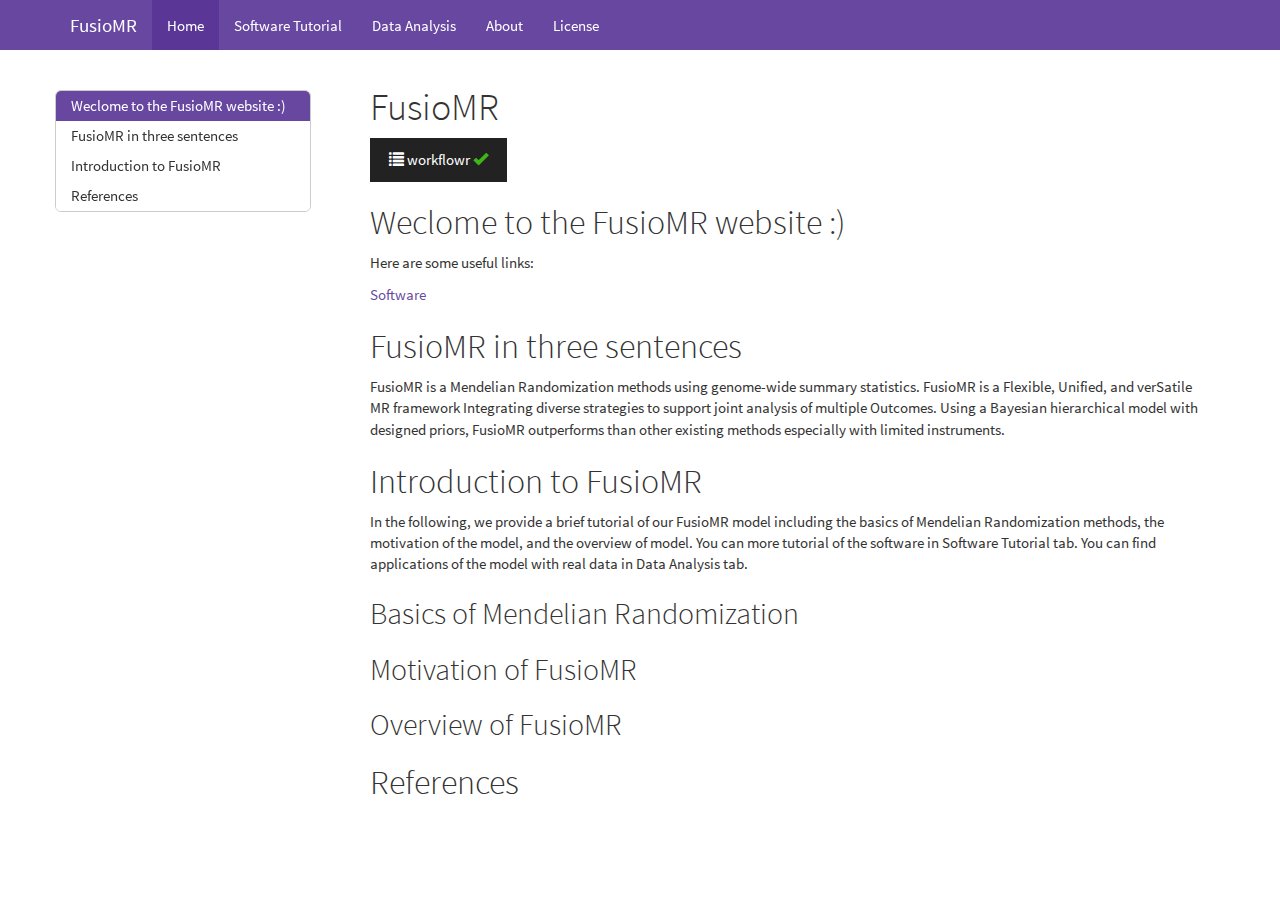
<file: docs/index.html>
<!DOCTYPE html>

<html>

<head>

<meta charset="utf-8" />
<meta name="generator" content="pandoc" />
<meta http-equiv="X-UA-Compatible" content="IE=EDGE" />




<title>FusioMR</title>

<script src="site_libs/header-attrs-2.29/header-attrs.js"></script>
<script src="site_libs/jquery-3.6.0/jquery-3.6.0.min.js"></script>
<meta name="viewport" content="width=device-width, initial-scale=1" />
<link href="site_libs/bootstrap-3.3.5/css/cosmo.min.css" rel="stylesheet" />
<script src="site_libs/bootstrap-3.3.5/js/bootstrap.min.js"></script>
<script src="site_libs/bootstrap-3.3.5/shim/html5shiv.min.js"></script>
<script src="site_libs/bootstrap-3.3.5/shim/respond.min.js"></script>
<style>h1 {font-size: 34px;}
       h1.title {font-size: 38px;}
       h2 {font-size: 30px;}
       h3 {font-size: 24px;}
       h4 {font-size: 18px;}
       h5 {font-size: 16px;}
       h6 {font-size: 12px;}
       code {color: inherit; background-color: rgba(0, 0, 0, 0.04);}
       pre:not([class]) { background-color: white }</style>
<script src="site_libs/jqueryui-1.13.2/jquery-ui.min.js"></script>
<link href="site_libs/tocify-1.9.1/jquery.tocify.css" rel="stylesheet" />
<script src="site_libs/tocify-1.9.1/jquery.tocify.js"></script>
<script src="site_libs/navigation-1.1/tabsets.js"></script>
<link href="site_libs/highlightjs-9.12.0/textmate.css" rel="stylesheet" />
<script src="site_libs/highlightjs-9.12.0/highlight.js"></script>

<link rel="icon" href="https://github.com/workflowr/workflowr-assets/raw/main/img/reproducible.png">
<!-- Add a small amount of space between sections. -->
<style type="text/css">
div.section {
  padding-top: 12px;
}
</style>



<style type="text/css">
  code{white-space: pre-wrap;}
  span.smallcaps{font-variant: small-caps;}
  span.underline{text-decoration: underline;}
  div.column{display: inline-block; vertical-align: top; width: 50%;}
  div.hanging-indent{margin-left: 1.5em; text-indent: -1.5em;}
  ul.task-list{list-style: none;}
    </style>

<style type="text/css">code{white-space: pre;}</style>
<script type="text/javascript">
if (window.hljs) {
  hljs.configure({languages: []});
  hljs.initHighlightingOnLoad();
  if (document.readyState && document.readyState === "complete") {
    window.setTimeout(function() { hljs.initHighlighting(); }, 0);
  }
}
</script>






<link rel="stylesheet" href="style.css" type="text/css" />



<style type = "text/css">
.main-container {
  max-width: 940px;
  margin-left: auto;
  margin-right: auto;
}
img {
  max-width:100%;
}
.tabbed-pane {
  padding-top: 12px;
}
.html-widget {
  margin-bottom: 20px;
}
button.code-folding-btn:focus {
  outline: none;
}
summary {
  display: list-item;
}
details > summary > p:only-child {
  display: inline;
}
pre code {
  padding: 0;
}
</style>


<style type="text/css">
.dropdown-submenu {
  position: relative;
}
.dropdown-submenu>.dropdown-menu {
  top: 0;
  left: 100%;
  margin-top: -6px;
  margin-left: -1px;
  border-radius: 0 6px 6px 6px;
}
.dropdown-submenu:hover>.dropdown-menu {
  display: block;
}
.dropdown-submenu>a:after {
  display: block;
  content: " ";
  float: right;
  width: 0;
  height: 0;
  border-color: transparent;
  border-style: solid;
  border-width: 5px 0 5px 5px;
  border-left-color: #cccccc;
  margin-top: 5px;
  margin-right: -10px;
}
.dropdown-submenu:hover>a:after {
  border-left-color: #adb5bd;
}
.dropdown-submenu.pull-left {
  float: none;
}
.dropdown-submenu.pull-left>.dropdown-menu {
  left: -100%;
  margin-left: 10px;
  border-radius: 6px 0 6px 6px;
}
</style>

<script type="text/javascript">
// manage active state of menu based on current page
$(document).ready(function () {
  // active menu anchor
  href = window.location.pathname
  href = href.substr(href.lastIndexOf('/') + 1)
  if (href === "")
    href = "index.html";
  var menuAnchor = $('a[href="' + href + '"]');

  // mark the anchor link active (and if it's in a dropdown, also mark that active)
  var dropdown = menuAnchor.closest('li.dropdown');
  if (window.bootstrap) { // Bootstrap 4+
    menuAnchor.addClass('active');
    dropdown.find('> .dropdown-toggle').addClass('active');
  } else { // Bootstrap 3
    menuAnchor.parent().addClass('active');
    dropdown.addClass('active');
  }

  // Navbar adjustments
  var navHeight = $(".navbar").first().height() + 15;
  var style = document.createElement('style');
  var pt = "padding-top: " + navHeight + "px; ";
  var mt = "margin-top: -" + navHeight + "px; ";
  var css = "";
  // offset scroll position for anchor links (for fixed navbar)
  for (var i = 1; i <= 6; i++) {
    css += ".section h" + i + "{ " + pt + mt + "}\n";
  }
  style.innerHTML = "body {" + pt + "padding-bottom: 40px; }\n" + css;
  document.head.appendChild(style);
});
</script>

<!-- tabsets -->

<style type="text/css">
.tabset-dropdown > .nav-tabs {
  display: inline-table;
  max-height: 500px;
  min-height: 44px;
  overflow-y: auto;
  border: 1px solid #ddd;
  border-radius: 4px;
}

.tabset-dropdown > .nav-tabs > li.active:before, .tabset-dropdown > .nav-tabs.nav-tabs-open:before {
  content: "\e259";
  font-family: 'Glyphicons Halflings';
  display: inline-block;
  padding: 10px;
  border-right: 1px solid #ddd;
}

.tabset-dropdown > .nav-tabs.nav-tabs-open > li.active:before {
  content: "\e258";
  font-family: 'Glyphicons Halflings';
  border: none;
}

.tabset-dropdown > .nav-tabs > li.active {
  display: block;
}

.tabset-dropdown > .nav-tabs > li > a,
.tabset-dropdown > .nav-tabs > li > a:focus,
.tabset-dropdown > .nav-tabs > li > a:hover {
  border: none;
  display: inline-block;
  border-radius: 4px;
  background-color: transparent;
}

.tabset-dropdown > .nav-tabs.nav-tabs-open > li {
  display: block;
  float: none;
}

.tabset-dropdown > .nav-tabs > li {
  display: none;
}
</style>

<!-- code folding -->



<style type="text/css">

#TOC {
  margin: 25px 0px 20px 0px;
}
@media (max-width: 768px) {
#TOC {
  position: relative;
  width: 100%;
}
}

@media print {
.toc-content {
  /* see https://github.com/w3c/csswg-drafts/issues/4434 */
  float: right;
}
}

.toc-content {
  padding-left: 30px;
  padding-right: 40px;
}

div.main-container {
  max-width: 1200px;
}

div.tocify {
  width: 20%;
  max-width: 260px;
  max-height: 85%;
}

@media (min-width: 768px) and (max-width: 991px) {
  div.tocify {
    width: 25%;
  }
}

@media (max-width: 767px) {
  div.tocify {
    width: 100%;
    max-width: none;
  }
}

.tocify ul, .tocify li {
  line-height: 20px;
}

.tocify-subheader .tocify-item {
  font-size: 0.90em;
}

.tocify .list-group-item {
  border-radius: 0px;
}


</style>



</head>

<body>


<div class="container-fluid main-container">


<!-- setup 3col/9col grid for toc_float and main content  -->
<div class="row">
<div class="col-xs-12 col-sm-4 col-md-3">
<div id="TOC" class="tocify">
</div>
</div>

<div class="toc-content col-xs-12 col-sm-8 col-md-9">




<div class="navbar navbar-default  navbar-fixed-top" role="navigation">
  <div class="container">
    <div class="navbar-header">
      <button type="button" class="navbar-toggle collapsed" data-toggle="collapse" data-bs-toggle="collapse" data-target="#navbar" data-bs-target="#navbar">
        <span class="icon-bar"></span>
        <span class="icon-bar"></span>
        <span class="icon-bar"></span>
      </button>
      <a class="navbar-brand" href="index.html">FusioMR</a>
    </div>
    <div id="navbar" class="navbar-collapse collapse">
      <ul class="nav navbar-nav">
        <li>
  <a href="index.html">Home</a>
</li>
<li>
  <a href="software_tutorial.html">Software Tutorial</a>
</li>
<li>
  <a href="data_analysis.html">Data Analysis</a>
</li>
<li>
  <a href="about.html">About</a>
</li>
<li>
  <a href="license.html">License</a>
</li>
      </ul>
      <ul class="nav navbar-nav navbar-right">
        
      </ul>
    </div><!--/.nav-collapse -->
  </div><!--/.container -->
</div><!--/.navbar -->

<div id="header">



<h1 class="title toc-ignore">FusioMR</h1>

</div>


<p>
<button type="button" class="btn btn-default btn-workflowr btn-workflowr-report" data-toggle="collapse" data-target="#workflowr-report">
<span class="glyphicon glyphicon-list" aria-hidden="true"></span>
workflowr <span class="glyphicon glyphicon-ok text-success"
aria-hidden="true"></span>
</button>
</p>
<div id="workflowr-report" class="collapse">
<ul class="nav nav-tabs">
<li class="active">
<a data-toggle="tab" href="#summary">Summary</a>
</li>
<li>
<a data-toggle="tab" href="#checks"> Checks <span
class="glyphicon glyphicon-ok text-success" aria-hidden="true"></span>
</a>
</li>
<li>
<a data-toggle="tab" href="#versions">Past versions</a>
</li>
</ul>
<div class="tab-content">
<div id="summary" class="tab-pane fade in active">
<p>
<strong>Last updated:</strong> 2025-07-24
</p>
<p>
<strong>Checks:</strong> <span
class="glyphicon glyphicon-ok text-success" aria-hidden="true"></span> 2
<span class="glyphicon glyphicon-exclamation-sign text-danger"
aria-hidden="true"></span> 0
</p>
<p>
<strong>Knit directory:</strong> <code>FusioMR_web/</code> <span
class="glyphicon glyphicon-question-sign" aria-hidden="true"
title="This is the local directory in which the code in this file was executed.">
</span>
</p>
<p>
This reproducible <a href="https://rmarkdown.rstudio.com">R Markdown</a>
analysis was created with <a
  href="https://github.com/workflowr/workflowr">workflowr</a> (version
1.7.1). The <em>Checks</em> tab describes the reproducibility checks
that were applied when the results were created. The <em>Past
versions</em> tab lists the development history.
</p>
<hr>
</div>
<div id="checks" class="tab-pane fade">
<div id="workflowr-checks" class="panel-group">
<div class="panel panel-default">
<div class="panel-heading">
<p class="panel-title">
<a data-toggle="collapse" data-parent="#workflowr-checks" href="#strongRMarkdownfilestronguptodate">
<span class="glyphicon glyphicon-ok text-success"
aria-hidden="true"></span> <strong>R Markdown file:</strong> up-to-date
</a>
</p>
</div>
<div id="strongRMarkdownfilestronguptodate"
class="panel-collapse collapse">
<div class="panel-body">
<p>Great! Since the R Markdown file has been committed to the Git
repository, you know the exact version of the code that produced these
results.</p>
</div>
</div>
</div>
<div class="panel panel-default">
<div class="panel-heading">
<p class="panel-title">
<a data-toggle="collapse" data-parent="#workflowr-checks" href="#strongRepositoryversionstrongahrefhttpsgithubcomfsh56FusioMRwebtree51358c8ca64d4a1e7eec897e6795d2ce0a8fdf53targetblank51358c8a">
<span class="glyphicon glyphicon-ok text-success"
aria-hidden="true"></span> <strong>Repository version:</strong>
<a href="https://github.com/fsh56/FusioMR_web/tree/51358c8ca64d4a1e7eec897e6795d2ce0a8fdf53" target="_blank">51358c8</a>
</a>
</p>
</div>
<div
id="strongRepositoryversionstrongahrefhttpsgithubcomfsh56FusioMRwebtree51358c8ca64d4a1e7eec897e6795d2ce0a8fdf53targetblank51358c8a"
class="panel-collapse collapse">
<div class="panel-body">
<p>
Great! You are using Git for version control. Tracking code development
and connecting the code version to the results is critical for
reproducibility.
</p>
<p>
The results in this page were generated with repository version
<a href="https://github.com/fsh56/FusioMR_web/tree/51358c8ca64d4a1e7eec897e6795d2ce0a8fdf53" target="_blank">51358c8</a>.
See the <em>Past versions</em> tab to see a history of the changes made
to the R Markdown and HTML files.
</p>
<p>
Note that you need to be careful to ensure that all relevant files for
the analysis have been committed to Git prior to generating the results
(you can use <code>wflow_publish</code> or
<code>wflow_git_commit</code>). workflowr only checks the R Markdown
file, but you know if there are other scripts or data files that it
depends on. Below is the status of the Git repository when the results
were generated:
</p>
<pre><code>
Ignored files:
    Ignored:    .Rproj.user/
    Ignored:    src/gibbs_memo_joint.o

</code></pre>
<p>
Note that any generated files, e.g. HTML, png, CSS, etc., are not
included in this status report because it is ok for generated content to
have uncommitted changes.
</p>
</div>
</div>
</div>
</div>
<hr>
</div>
<div id="versions" class="tab-pane fade">
<p>
These are the previous versions of the repository in which changes were
made to the R Markdown (<code>analysis/index.Rmd</code>) and HTML
(<code>docs/index.html</code>) files. If you’ve configured a remote Git
repository (see <code>?wflow_git_remote</code>), click on the hyperlinks
in the table below to view the files as they were in that past version.
</p>
<div class="table-responsive">
<table class="table table-condensed table-hover">
<thead>
<tr>
<th>
File
</th>
<th>
Version
</th>
<th>
Author
</th>
<th>
Date
</th>
<th>
Message
</th>
</tr>
</thead>
<tbody>
<tr>
<td>
Rmd
</td>
<td>
<a href="https://github.com/fsh56/FusioMR_web/blob/51358c8ca64d4a1e7eec897e6795d2ce0a8fdf53/analysis/index.Rmd" target="_blank">51358c8</a>
</td>
<td>
Sihao
</td>
<td>
2025-07-24
</td>
<td>
clean repo
</td>
</tr>
<tr>
<td>
html
</td>
<td>
<a href="https://rawcdn.githack.com/fsh56/FusioMR_web/51358c8ca64d4a1e7eec897e6795d2ce0a8fdf53/docs/index.html" target="_blank">51358c8</a>
</td>
<td>
Sihao
</td>
<td>
2025-07-24
</td>
<td>
clean repo
</td>
</tr>
<tr>
<td>
Rmd
</td>
<td>
<a href="https://github.com/fsh56/FusioMR_web/blob/a1e7fafe1e87a6e64048ff2bc408dd17a8d5c798/analysis/index.Rmd" target="_blank">a1e7faf</a>
</td>
<td>
Sihao
</td>
<td>
2025-07-24
</td>
<td>
Start workflowr project.
</td>
</tr>
<tr>
<td>
html
</td>
<td>
<a href="https://rawcdn.githack.com/fsh56/FusioMR_web/9feae2f0e0f190072b3111d30f22403dd027fa0b/docs/index.html" target="_blank">9feae2f</a>
</td>
<td>
Sihao
</td>
<td>
2025-07-24
</td>
<td>
Move docs to root
</td>
</tr>
</tbody>
</table>
</div>
<hr>
</div>
</div>
</div>
<div id="weclome-to-the-fusiomr-website" class="section level1">
<h1>Weclome to the FusioMR website :)</h1>
<p>Here are some useful links:</p>
<p><a href="https://github.com/kangbw702/FusioMR">Software</a></p>
</div>
<div id="fusiomr-in-three-sentences" class="section level1">
<h1>FusioMR in three sentences</h1>
<!--edit-->
<p>FusioMR is a Mendelian Randomization methods using genome-wide
summary statistics. FusioMR is a Flexible, Unified, and verSatile MR
framework Integrating diverse strategies to support joint analysis of
multiple Outcomes. Using a Bayesian hierarchical model with designed
priors, FusioMR outperforms than other existing methods especially with
limited instruments.</p>
</div>
<div id="introduction-to-fusiomr" class="section level1">
<h1>Introduction to FusioMR</h1>
<!--edit-->
<p>In the following, we provide a brief tutorial of our FusioMR model
including the basics of Mendelian Randomization methods, the motivation
of the model, and the overview of model. You can more tutorial of the
software in Software Tutorial tab. You can find applications of the
model with real data in Data Analysis tab.</p>
<div id="basics-of-mendelian-randomization" class="section level2">
<h2>Basics of Mendelian Randomization</h2>
<!--edit-->
</div>
<div id="motivation-of-fusiomr" class="section level2">
<h2>Motivation of FusioMR</h2>
<!--edit-->
</div>
<div id="overview-of-fusiomr" class="section level2">
<h2>Overview of FusioMR</h2>
<!--edit-->
</div>
</div>
<div id="references" class="section level1">
<h1>References</h1>
<!--edit-->
</div>
</div>
</div>
</div>
</div>
</div>


<!-- Adjust MathJax settings so that all math formulae are shown using
TeX fonts only; see
https://docs.mathjax.org/en/latest/web/configuration.html. This will make
the presentation more consistent at the cost of the webpage sometimes
taking slightly longer to load. Note that this only works because the
footer is added to webpages before the MathJax javascript. -->
<script type="text/x-mathjax-config">
  MathJax.Hub.Config({
    "HTML-CSS": { availableFonts: ["TeX"] }
  });
</script>




</div>
</div>

</div>

<script>

// add bootstrap table styles to pandoc tables
function bootstrapStylePandocTables() {
  $('tr.odd').parent('tbody').parent('table').addClass('table table-condensed');
}
$(document).ready(function () {
  bootstrapStylePandocTables();
});


</script>

<!-- tabsets -->

<script>
$(document).ready(function () {
  window.buildTabsets("TOC");
});

$(document).ready(function () {
  $('.tabset-dropdown > .nav-tabs > li').click(function () {
    $(this).parent().toggleClass('nav-tabs-open');
  });
});
</script>

<!-- code folding -->

<script>
$(document).ready(function ()  {

    // temporarily add toc-ignore selector to headers for the consistency with Pandoc
    $('.unlisted.unnumbered').addClass('toc-ignore')

    // move toc-ignore selectors from section div to header
    $('div.section.toc-ignore')
        .removeClass('toc-ignore')
        .children('h1,h2,h3,h4,h5').addClass('toc-ignore');

    // establish options
    var options = {
      selectors: "h1,h2,h3",
      theme: "bootstrap3",
      context: '.toc-content',
      hashGenerator: function (text) {
        return text.replace(/[.\\/?&!#<>]/g, '').replace(/\s/g, '_');
      },
      ignoreSelector: ".toc-ignore",
      scrollTo: 0
    };
    options.showAndHide = true;
    options.smoothScroll = true;

    // tocify
    var toc = $("#TOC").tocify(options).data("toc-tocify");
});
</script>

<!-- dynamically load mathjax for compatibility with self-contained -->
<script>
  (function () {
    var script = document.createElement("script");
    script.type = "text/javascript";
    script.src  = "https://mathjax.rstudio.com/latest/MathJax.js?config=TeX-AMS-MML_HTMLorMML";
    document.getElementsByTagName("head")[0].appendChild(script);
  })();
</script>

</body>
</html>
</file>
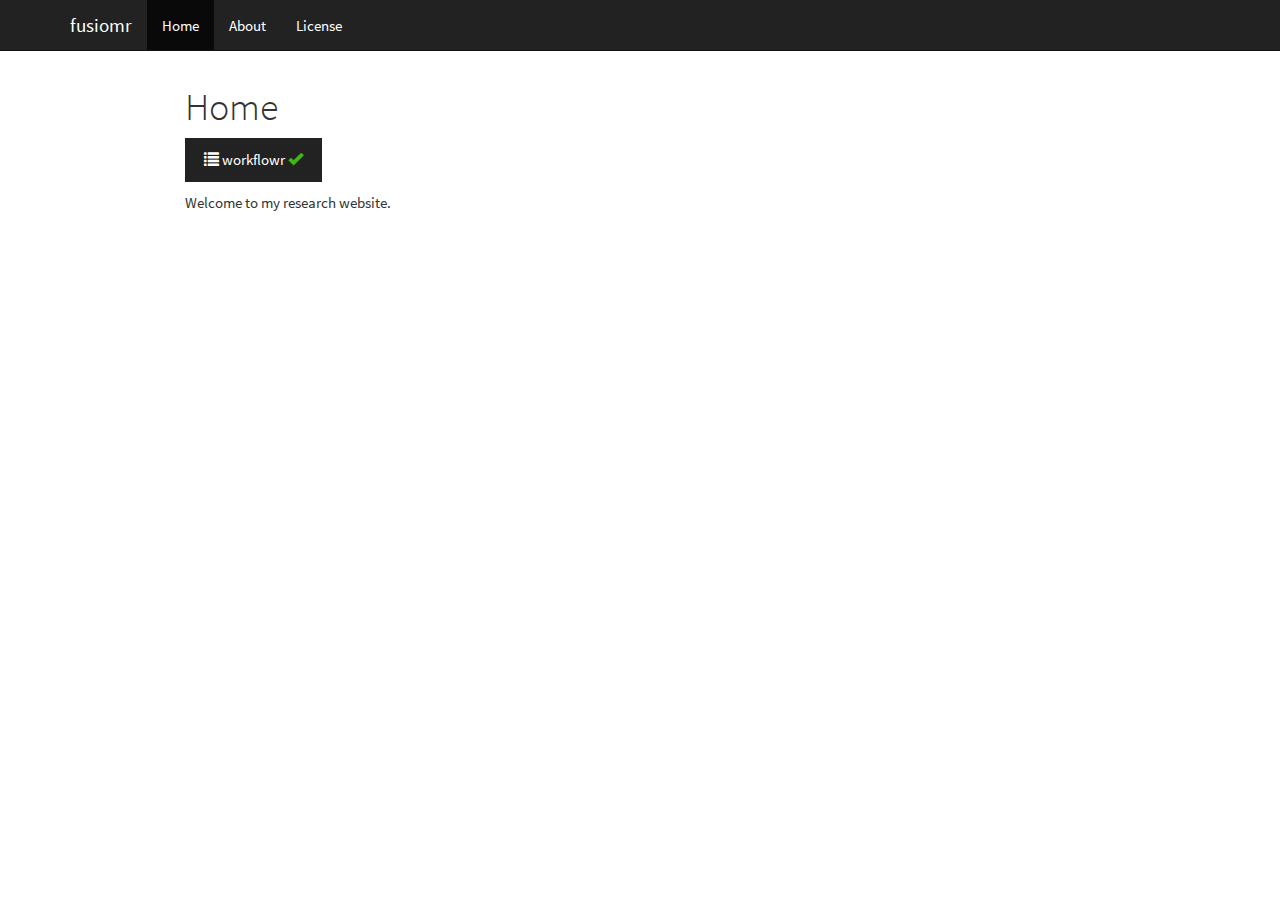
<file: fusiomr/docs/index.html>
<!DOCTYPE html>

<html>

<head>

<meta charset="utf-8" />
<meta name="generator" content="pandoc" />
<meta http-equiv="X-UA-Compatible" content="IE=EDGE" />




<title>Home</title>

<script src="site_libs/header-attrs-2.29/header-attrs.js"></script>
<script src="site_libs/jquery-3.6.0/jquery-3.6.0.min.js"></script>
<meta name="viewport" content="width=device-width, initial-scale=1" />
<link href="site_libs/bootstrap-3.3.5/css/cosmo.min.css" rel="stylesheet" />
<script src="site_libs/bootstrap-3.3.5/js/bootstrap.min.js"></script>
<script src="site_libs/bootstrap-3.3.5/shim/html5shiv.min.js"></script>
<script src="site_libs/bootstrap-3.3.5/shim/respond.min.js"></script>
<style>h1 {font-size: 34px;}
       h1.title {font-size: 38px;}
       h2 {font-size: 30px;}
       h3 {font-size: 24px;}
       h4 {font-size: 18px;}
       h5 {font-size: 16px;}
       h6 {font-size: 12px;}
       code {color: inherit; background-color: rgba(0, 0, 0, 0.04);}
       pre:not([class]) { background-color: white }</style>
<script src="site_libs/navigation-1.1/tabsets.js"></script>
<link href="site_libs/highlightjs-9.12.0/textmate.css" rel="stylesheet" />
<script src="site_libs/highlightjs-9.12.0/highlight.js"></script>

<link rel="icon" href="https://github.com/workflowr/workflowr-assets/raw/main/img/reproducible.png">
<!-- Add a small amount of space between sections. -->
<style type="text/css">
div.section {
  padding-top: 12px;
}
</style>



<style type="text/css">
  code{white-space: pre-wrap;}
  span.smallcaps{font-variant: small-caps;}
  span.underline{text-decoration: underline;}
  div.column{display: inline-block; vertical-align: top; width: 50%;}
  div.hanging-indent{margin-left: 1.5em; text-indent: -1.5em;}
  ul.task-list{list-style: none;}
    </style>

<style type="text/css">code{white-space: pre;}</style>
<script type="text/javascript">
if (window.hljs) {
  hljs.configure({languages: []});
  hljs.initHighlightingOnLoad();
  if (document.readyState && document.readyState === "complete") {
    window.setTimeout(function() { hljs.initHighlighting(); }, 0);
  }
}
</script>









<style type = "text/css">
.main-container {
  max-width: 940px;
  margin-left: auto;
  margin-right: auto;
}
img {
  max-width:100%;
}
.tabbed-pane {
  padding-top: 12px;
}
.html-widget {
  margin-bottom: 20px;
}
button.code-folding-btn:focus {
  outline: none;
}
summary {
  display: list-item;
}
details > summary > p:only-child {
  display: inline;
}
pre code {
  padding: 0;
}
</style>


<style type="text/css">
.dropdown-submenu {
  position: relative;
}
.dropdown-submenu>.dropdown-menu {
  top: 0;
  left: 100%;
  margin-top: -6px;
  margin-left: -1px;
  border-radius: 0 6px 6px 6px;
}
.dropdown-submenu:hover>.dropdown-menu {
  display: block;
}
.dropdown-submenu>a:after {
  display: block;
  content: " ";
  float: right;
  width: 0;
  height: 0;
  border-color: transparent;
  border-style: solid;
  border-width: 5px 0 5px 5px;
  border-left-color: #cccccc;
  margin-top: 5px;
  margin-right: -10px;
}
.dropdown-submenu:hover>a:after {
  border-left-color: #adb5bd;
}
.dropdown-submenu.pull-left {
  float: none;
}
.dropdown-submenu.pull-left>.dropdown-menu {
  left: -100%;
  margin-left: 10px;
  border-radius: 6px 0 6px 6px;
}
</style>

<script type="text/javascript">
// manage active state of menu based on current page
$(document).ready(function () {
  // active menu anchor
  href = window.location.pathname
  href = href.substr(href.lastIndexOf('/') + 1)
  if (href === "")
    href = "index.html";
  var menuAnchor = $('a[href="' + href + '"]');

  // mark the anchor link active (and if it's in a dropdown, also mark that active)
  var dropdown = menuAnchor.closest('li.dropdown');
  if (window.bootstrap) { // Bootstrap 4+
    menuAnchor.addClass('active');
    dropdown.find('> .dropdown-toggle').addClass('active');
  } else { // Bootstrap 3
    menuAnchor.parent().addClass('active');
    dropdown.addClass('active');
  }

  // Navbar adjustments
  var navHeight = $(".navbar").first().height() + 15;
  var style = document.createElement('style');
  var pt = "padding-top: " + navHeight + "px; ";
  var mt = "margin-top: -" + navHeight + "px; ";
  var css = "";
  // offset scroll position for anchor links (for fixed navbar)
  for (var i = 1; i <= 6; i++) {
    css += ".section h" + i + "{ " + pt + mt + "}\n";
  }
  style.innerHTML = "body {" + pt + "padding-bottom: 40px; }\n" + css;
  document.head.appendChild(style);
});
</script>

<!-- tabsets -->

<style type="text/css">
.tabset-dropdown > .nav-tabs {
  display: inline-table;
  max-height: 500px;
  min-height: 44px;
  overflow-y: auto;
  border: 1px solid #ddd;
  border-radius: 4px;
}

.tabset-dropdown > .nav-tabs > li.active:before, .tabset-dropdown > .nav-tabs.nav-tabs-open:before {
  content: "\e259";
  font-family: 'Glyphicons Halflings';
  display: inline-block;
  padding: 10px;
  border-right: 1px solid #ddd;
}

.tabset-dropdown > .nav-tabs.nav-tabs-open > li.active:before {
  content: "\e258";
  font-family: 'Glyphicons Halflings';
  border: none;
}

.tabset-dropdown > .nav-tabs > li.active {
  display: block;
}

.tabset-dropdown > .nav-tabs > li > a,
.tabset-dropdown > .nav-tabs > li > a:focus,
.tabset-dropdown > .nav-tabs > li > a:hover {
  border: none;
  display: inline-block;
  border-radius: 4px;
  background-color: transparent;
}

.tabset-dropdown > .nav-tabs.nav-tabs-open > li {
  display: block;
  float: none;
}

.tabset-dropdown > .nav-tabs > li {
  display: none;
}
</style>

<!-- code folding -->




</head>

<body>


<div class="container-fluid main-container">




<div class="navbar navbar-default  navbar-fixed-top" role="navigation">
  <div class="container">
    <div class="navbar-header">
      <button type="button" class="navbar-toggle collapsed" data-toggle="collapse" data-bs-toggle="collapse" data-target="#navbar" data-bs-target="#navbar">
        <span class="icon-bar"></span>
        <span class="icon-bar"></span>
        <span class="icon-bar"></span>
      </button>
      <a class="navbar-brand" href="index.html">fusiomr</a>
    </div>
    <div id="navbar" class="navbar-collapse collapse">
      <ul class="nav navbar-nav">
        <li>
  <a href="index.html">Home</a>
</li>
<li>
  <a href="about.html">About</a>
</li>
<li>
  <a href="license.html">License</a>
</li>
      </ul>
      <ul class="nav navbar-nav navbar-right">
        
      </ul>
    </div><!--/.nav-collapse -->
  </div><!--/.container -->
</div><!--/.navbar -->

<div id="header">



<h1 class="title toc-ignore">Home</h1>

</div>


<p>
<button type="button" class="btn btn-default btn-workflowr btn-workflowr-report" data-toggle="collapse" data-target="#workflowr-report">
<span class="glyphicon glyphicon-list" aria-hidden="true"></span>
workflowr <span class="glyphicon glyphicon-ok text-success"
aria-hidden="true"></span>
</button>
</p>
<div id="workflowr-report" class="collapse">
<ul class="nav nav-tabs">
<li class="active">
<a data-toggle="tab" href="#summary">Summary</a>
</li>
<li>
<a data-toggle="tab" href="#checks"> Checks <span
class="glyphicon glyphicon-ok text-success" aria-hidden="true"></span>
</a>
</li>
<li>
<a data-toggle="tab" href="#versions">Past versions</a>
</li>
</ul>
<div class="tab-content">
<div id="summary" class="tab-pane fade in active">
<p>
<strong>Last updated:</strong> 2025-07-23
</p>
<p>
<strong>Checks:</strong> <span
class="glyphicon glyphicon-ok text-success" aria-hidden="true"></span> 2
<span class="glyphicon glyphicon-exclamation-sign text-danger"
aria-hidden="true"></span> 0
</p>
<p>
<strong>Knit directory:</strong> <code>fusiomr/</code> <span
class="glyphicon glyphicon-question-sign" aria-hidden="true"
title="This is the local directory in which the code in this file was executed.">
</span>
</p>
<p>
This reproducible <a href="https://rmarkdown.rstudio.com">R Markdown</a>
analysis was created with <a
  href="https://github.com/workflowr/workflowr">workflowr</a> (version
1.7.1). The <em>Checks</em> tab describes the reproducibility checks
that were applied when the results were created. The <em>Past
versions</em> tab lists the development history.
</p>
<hr>
</div>
<div id="checks" class="tab-pane fade">
<div id="workflowr-checks" class="panel-group">
<div class="panel panel-default">
<div class="panel-heading">
<p class="panel-title">
<a data-toggle="collapse" data-parent="#workflowr-checks" href="#strongRMarkdownfilestronguptodate">
<span class="glyphicon glyphicon-ok text-success"
aria-hidden="true"></span> <strong>R Markdown file:</strong> up-to-date
</a>
</p>
</div>
<div id="strongRMarkdownfilestronguptodate"
class="panel-collapse collapse">
<div class="panel-body">
<p>Great! Since the R Markdown file has been committed to the Git
repository, you know the exact version of the code that produced these
results.</p>
</div>
</div>
</div>
<div class="panel panel-default">
<div class="panel-heading">
<p class="panel-title">
<a data-toggle="collapse" data-parent="#workflowr-checks" href="#strongRepositoryversionstrongahrefhttpsgithubcomkangbw702FusioMRtreeacc26fbbc6e089d801d780ac5e10bf52cb816052targetblankacc26fba">
<span class="glyphicon glyphicon-ok text-success"
aria-hidden="true"></span> <strong>Repository version:</strong>
<a href="https://github.com/kangbw702/FusioMR/tree/acc26fbbc6e089d801d780ac5e10bf52cb816052" target="_blank">acc26fb</a>
</a>
</p>
</div>
<div
id="strongRepositoryversionstrongahrefhttpsgithubcomkangbw702FusioMRtreeacc26fbbc6e089d801d780ac5e10bf52cb816052targetblankacc26fba"
class="panel-collapse collapse">
<div class="panel-body">
<p>
Great! You are using Git for version control. Tracking code development
and connecting the code version to the results is critical for
reproducibility.
</p>
<p>
The results in this page were generated with repository version
<a href="https://github.com/kangbw702/FusioMR/tree/acc26fbbc6e089d801d780ac5e10bf52cb816052" target="_blank">acc26fb</a>.
See the <em>Past versions</em> tab to see a history of the changes made
to the R Markdown and HTML files.
</p>
<p>
Note that you need to be careful to ensure that all relevant files for
the analysis have been committed to Git prior to generating the results
(you can use <code>wflow_publish</code> or
<code>wflow_git_commit</code>). workflowr only checks the R Markdown
file, but you know if there are other scripts or data files that it
depends on. Below is the status of the Git repository when the results
were generated:
</p>
<pre><code>
Ignored files:
    Ignored:    .Rproj.user/
    Ignored:    src/gibbs_memo_joint.o

Unstaged changes:
    Deleted:    tutorial/.Rprofile
    Deleted:    tutorial/.gitattributes
    Deleted:    tutorial/.gitignore
    Deleted:    tutorial/README.md
    Deleted:    tutorial/_workflowr.yml
    Deleted:    tutorial/analysis/_site.yml
    Deleted:    tutorial/analysis/about.Rmd
    Deleted:    tutorial/analysis/index.Rmd
    Deleted:    tutorial/analysis/license.Rmd
    Deleted:    tutorial/code/README.md
    Deleted:    tutorial/data/README.md
    Deleted:    tutorial/docs/.nojekyll
    Deleted:    tutorial/output/README.md
    Deleted:    tutorial/tutorial.Rproj

</code></pre>
<p>
Note that any generated files, e.g. HTML, png, CSS, etc., are not
included in this status report because it is ok for generated content to
have uncommitted changes.
</p>
</div>
</div>
</div>
</div>
<hr>
</div>
<div id="versions" class="tab-pane fade">
<p>
These are the previous versions of the repository in which changes were
made to the R Markdown (<code>fusiomr/analysis/index.Rmd</code>) and
HTML (<code>fusiomr/docs/index.html</code>) files. If you’ve configured
a remote Git repository (see <code>?wflow_git_remote</code>), click on
the hyperlinks in the table below to view the files as they were in that
past version.
</p>
<div class="table-responsive">
<table class="table table-condensed table-hover">
<thead>
<tr>
<th>
File
</th>
<th>
Version
</th>
<th>
Author
</th>
<th>
Date
</th>
<th>
Message
</th>
</tr>
</thead>
<tbody>
<tr>
<td>
Rmd
</td>
<td>
<a href="https://github.com/kangbw702/FusioMR/blob/acc26fbbc6e089d801d780ac5e10bf52cb816052/fusiomr/analysis/index.Rmd" target="_blank">acc26fb</a>
</td>
<td>
Sihao
</td>
<td>
2025-07-23
</td>
<td>
Start workflowr project.
</td>
</tr>
</tbody>
</table>
</div>
<hr>
</div>
</div>
</div>
<p>Welcome to my research website.</p>
</div>
</div>
</div>
</div>
</div>


<!-- Adjust MathJax settings so that all math formulae are shown using
TeX fonts only; see
https://docs.mathjax.org/en/latest/web/configuration.html. This will make
the presentation more consistent at the cost of the webpage sometimes
taking slightly longer to load. Note that this only works because the
footer is added to webpages before the MathJax javascript. -->
<script type="text/x-mathjax-config">
  MathJax.Hub.Config({
    "HTML-CSS": { availableFonts: ["TeX"] }
  });
</script>





</div>

<script>

// add bootstrap table styles to pandoc tables
function bootstrapStylePandocTables() {
  $('tr.odd').parent('tbody').parent('table').addClass('table table-condensed');
}
$(document).ready(function () {
  bootstrapStylePandocTables();
});


</script>

<!-- tabsets -->

<script>
$(document).ready(function () {
  window.buildTabsets("TOC");
});

$(document).ready(function () {
  $('.tabset-dropdown > .nav-tabs > li').click(function () {
    $(this).parent().toggleClass('nav-tabs-open');
  });
});
</script>

<!-- code folding -->


<!-- dynamically load mathjax for compatibility with self-contained -->
<script>
  (function () {
    var script = document.createElement("script");
    script.type = "text/javascript";
    script.src  = "https://mathjax.rstudio.com/latest/MathJax.js?config=TeX-AMS-MML_HTMLorMML";
    document.getElementsByTagName("head")[0].appendChild(script);
  })();
</script>

</body>
</html>
</file>
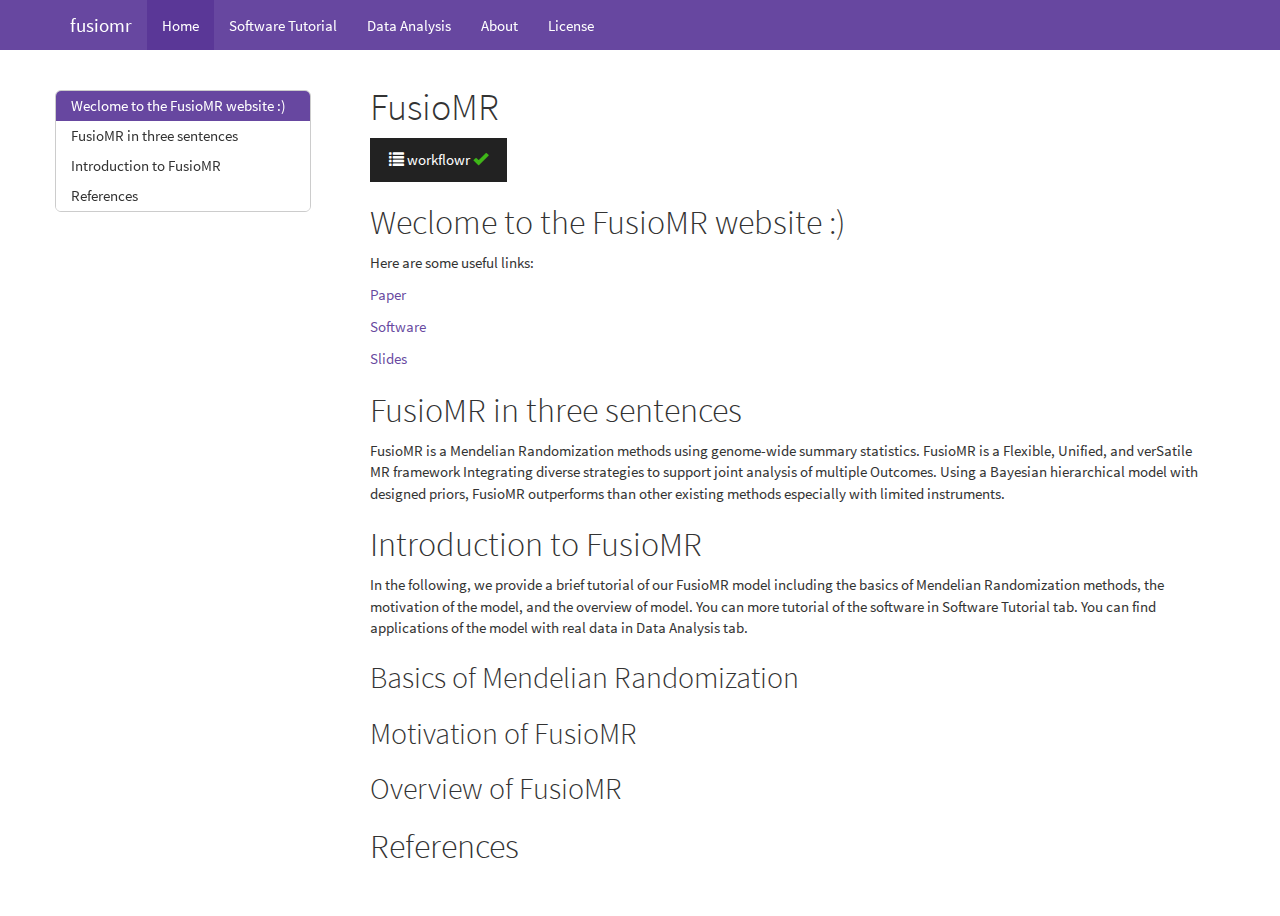
<file: docs/fusiomr/docs/index.html>
<!DOCTYPE html>

<html>

<head>

<meta charset="utf-8" />
<meta name="generator" content="pandoc" />
<meta http-equiv="X-UA-Compatible" content="IE=EDGE" />




<title>FusioMR</title>

<script src="site_libs/header-attrs-2.29/header-attrs.js"></script>
<script src="site_libs/jquery-3.6.0/jquery-3.6.0.min.js"></script>
<meta name="viewport" content="width=device-width, initial-scale=1" />
<link href="site_libs/bootstrap-3.3.5/css/cosmo.min.css" rel="stylesheet" />
<script src="site_libs/bootstrap-3.3.5/js/bootstrap.min.js"></script>
<script src="site_libs/bootstrap-3.3.5/shim/html5shiv.min.js"></script>
<script src="site_libs/bootstrap-3.3.5/shim/respond.min.js"></script>
<style>h1 {font-size: 34px;}
       h1.title {font-size: 38px;}
       h2 {font-size: 30px;}
       h3 {font-size: 24px;}
       h4 {font-size: 18px;}
       h5 {font-size: 16px;}
       h6 {font-size: 12px;}
       code {color: inherit; background-color: rgba(0, 0, 0, 0.04);}
       pre:not([class]) { background-color: white }</style>
<script src="site_libs/jqueryui-1.13.2/jquery-ui.min.js"></script>
<link href="site_libs/tocify-1.9.1/jquery.tocify.css" rel="stylesheet" />
<script src="site_libs/tocify-1.9.1/jquery.tocify.js"></script>
<script src="site_libs/navigation-1.1/tabsets.js"></script>
<link href="site_libs/highlightjs-9.12.0/textmate.css" rel="stylesheet" />
<script src="site_libs/highlightjs-9.12.0/highlight.js"></script>

<link rel="icon" href="https://github.com/workflowr/workflowr-assets/raw/main/img/reproducible.png">
<!-- Add a small amount of space between sections. -->
<style type="text/css">
div.section {
  padding-top: 12px;
}
</style>



<style type="text/css">
  code{white-space: pre-wrap;}
  span.smallcaps{font-variant: small-caps;}
  span.underline{text-decoration: underline;}
  div.column{display: inline-block; vertical-align: top; width: 50%;}
  div.hanging-indent{margin-left: 1.5em; text-indent: -1.5em;}
  ul.task-list{list-style: none;}
    </style>

<style type="text/css">code{white-space: pre;}</style>
<script type="text/javascript">
if (window.hljs) {
  hljs.configure({languages: []});
  hljs.initHighlightingOnLoad();
  if (document.readyState && document.readyState === "complete") {
    window.setTimeout(function() { hljs.initHighlighting(); }, 0);
  }
}
</script>






<link rel="stylesheet" href="style.css" type="text/css" />



<style type = "text/css">
.main-container {
  max-width: 940px;
  margin-left: auto;
  margin-right: auto;
}
img {
  max-width:100%;
}
.tabbed-pane {
  padding-top: 12px;
}
.html-widget {
  margin-bottom: 20px;
}
button.code-folding-btn:focus {
  outline: none;
}
summary {
  display: list-item;
}
details > summary > p:only-child {
  display: inline;
}
pre code {
  padding: 0;
}
</style>


<style type="text/css">
.dropdown-submenu {
  position: relative;
}
.dropdown-submenu>.dropdown-menu {
  top: 0;
  left: 100%;
  margin-top: -6px;
  margin-left: -1px;
  border-radius: 0 6px 6px 6px;
}
.dropdown-submenu:hover>.dropdown-menu {
  display: block;
}
.dropdown-submenu>a:after {
  display: block;
  content: " ";
  float: right;
  width: 0;
  height: 0;
  border-color: transparent;
  border-style: solid;
  border-width: 5px 0 5px 5px;
  border-left-color: #cccccc;
  margin-top: 5px;
  margin-right: -10px;
}
.dropdown-submenu:hover>a:after {
  border-left-color: #adb5bd;
}
.dropdown-submenu.pull-left {
  float: none;
}
.dropdown-submenu.pull-left>.dropdown-menu {
  left: -100%;
  margin-left: 10px;
  border-radius: 6px 0 6px 6px;
}
</style>

<script type="text/javascript">
// manage active state of menu based on current page
$(document).ready(function () {
  // active menu anchor
  href = window.location.pathname
  href = href.substr(href.lastIndexOf('/') + 1)
  if (href === "")
    href = "index.html";
  var menuAnchor = $('a[href="' + href + '"]');

  // mark the anchor link active (and if it's in a dropdown, also mark that active)
  var dropdown = menuAnchor.closest('li.dropdown');
  if (window.bootstrap) { // Bootstrap 4+
    menuAnchor.addClass('active');
    dropdown.find('> .dropdown-toggle').addClass('active');
  } else { // Bootstrap 3
    menuAnchor.parent().addClass('active');
    dropdown.addClass('active');
  }

  // Navbar adjustments
  var navHeight = $(".navbar").first().height() + 15;
  var style = document.createElement('style');
  var pt = "padding-top: " + navHeight + "px; ";
  var mt = "margin-top: -" + navHeight + "px; ";
  var css = "";
  // offset scroll position for anchor links (for fixed navbar)
  for (var i = 1; i <= 6; i++) {
    css += ".section h" + i + "{ " + pt + mt + "}\n";
  }
  style.innerHTML = "body {" + pt + "padding-bottom: 40px; }\n" + css;
  document.head.appendChild(style);
});
</script>

<!-- tabsets -->

<style type="text/css">
.tabset-dropdown > .nav-tabs {
  display: inline-table;
  max-height: 500px;
  min-height: 44px;
  overflow-y: auto;
  border: 1px solid #ddd;
  border-radius: 4px;
}

.tabset-dropdown > .nav-tabs > li.active:before, .tabset-dropdown > .nav-tabs.nav-tabs-open:before {
  content: "\e259";
  font-family: 'Glyphicons Halflings';
  display: inline-block;
  padding: 10px;
  border-right: 1px solid #ddd;
}

.tabset-dropdown > .nav-tabs.nav-tabs-open > li.active:before {
  content: "\e258";
  font-family: 'Glyphicons Halflings';
  border: none;
}

.tabset-dropdown > .nav-tabs > li.active {
  display: block;
}

.tabset-dropdown > .nav-tabs > li > a,
.tabset-dropdown > .nav-tabs > li > a:focus,
.tabset-dropdown > .nav-tabs > li > a:hover {
  border: none;
  display: inline-block;
  border-radius: 4px;
  background-color: transparent;
}

.tabset-dropdown > .nav-tabs.nav-tabs-open > li {
  display: block;
  float: none;
}

.tabset-dropdown > .nav-tabs > li {
  display: none;
}
</style>

<!-- code folding -->



<style type="text/css">

#TOC {
  margin: 25px 0px 20px 0px;
}
@media (max-width: 768px) {
#TOC {
  position: relative;
  width: 100%;
}
}

@media print {
.toc-content {
  /* see https://github.com/w3c/csswg-drafts/issues/4434 */
  float: right;
}
}

.toc-content {
  padding-left: 30px;
  padding-right: 40px;
}

div.main-container {
  max-width: 1200px;
}

div.tocify {
  width: 20%;
  max-width: 260px;
  max-height: 85%;
}

@media (min-width: 768px) and (max-width: 991px) {
  div.tocify {
    width: 25%;
  }
}

@media (max-width: 767px) {
  div.tocify {
    width: 100%;
    max-width: none;
  }
}

.tocify ul, .tocify li {
  line-height: 20px;
}

.tocify-subheader .tocify-item {
  font-size: 0.90em;
}

.tocify .list-group-item {
  border-radius: 0px;
}


</style>



</head>

<body>


<div class="container-fluid main-container">


<!-- setup 3col/9col grid for toc_float and main content  -->
<div class="row">
<div class="col-xs-12 col-sm-4 col-md-3">
<div id="TOC" class="tocify">
</div>
</div>

<div class="toc-content col-xs-12 col-sm-8 col-md-9">




<div class="navbar navbar-default  navbar-fixed-top" role="navigation">
  <div class="container">
    <div class="navbar-header">
      <button type="button" class="navbar-toggle collapsed" data-toggle="collapse" data-bs-toggle="collapse" data-target="#navbar" data-bs-target="#navbar">
        <span class="icon-bar"></span>
        <span class="icon-bar"></span>
        <span class="icon-bar"></span>
      </button>
      <a class="navbar-brand" href="index.html">fusiomr</a>
    </div>
    <div id="navbar" class="navbar-collapse collapse">
      <ul class="nav navbar-nav">
        <li>
  <a href="index.html">Home</a>
</li>
<li>
  <a href="software_tutorial.html">Software Tutorial</a>
</li>
<li>
  <a href="data_analysis.html">Data Analysis</a>
</li>
<li>
  <a href="about.html">About</a>
</li>
<li>
  <a href="license.html">License</a>
</li>
      </ul>
      <ul class="nav navbar-nav navbar-right">
        
      </ul>
    </div><!--/.nav-collapse -->
  </div><!--/.container -->
</div><!--/.navbar -->

<div id="header">



<h1 class="title toc-ignore">FusioMR</h1>

</div>


<p>
<button type="button" class="btn btn-default btn-workflowr btn-workflowr-report" data-toggle="collapse" data-target="#workflowr-report">
<span class="glyphicon glyphicon-list" aria-hidden="true"></span>
workflowr <span class="glyphicon glyphicon-ok text-success"
aria-hidden="true"></span>
</button>
</p>
<div id="workflowr-report" class="collapse">
<ul class="nav nav-tabs">
<li class="active">
<a data-toggle="tab" href="#summary">Summary</a>
</li>
<li>
<a data-toggle="tab" href="#checks"> Checks <span
class="glyphicon glyphicon-ok text-success" aria-hidden="true"></span>
</a>
</li>
<li>
<a data-toggle="tab" href="#versions">Past versions</a>
</li>
</ul>
<div class="tab-content">
<div id="summary" class="tab-pane fade in active">
<p>
<strong>Last updated:</strong> 2025-07-24
</p>
<p>
<strong>Checks:</strong> <span
class="glyphicon glyphicon-ok text-success" aria-hidden="true"></span> 2
<span class="glyphicon glyphicon-exclamation-sign text-danger"
aria-hidden="true"></span> 0
</p>
<p>
<strong>Knit directory:</strong> <code>fusiomr/</code> <span
class="glyphicon glyphicon-question-sign" aria-hidden="true"
title="This is the local directory in which the code in this file was executed.">
</span>
</p>
<p>
This reproducible <a href="https://rmarkdown.rstudio.com">R Markdown</a>
analysis was created with <a
  href="https://github.com/workflowr/workflowr">workflowr</a> (version
1.7.1). The <em>Checks</em> tab describes the reproducibility checks
that were applied when the results were created. The <em>Past
versions</em> tab lists the development history.
</p>
<hr>
</div>
<div id="checks" class="tab-pane fade">
<div id="workflowr-checks" class="panel-group">
<div class="panel panel-default">
<div class="panel-heading">
<p class="panel-title">
<a data-toggle="collapse" data-parent="#workflowr-checks" href="#strongRMarkdownfilestronguptodate">
<span class="glyphicon glyphicon-ok text-success"
aria-hidden="true"></span> <strong>R Markdown file:</strong> up-to-date
</a>
</p>
</div>
<div id="strongRMarkdownfilestronguptodate"
class="panel-collapse collapse">
<div class="panel-body">
<p>Great! Since the R Markdown file has been committed to the Git
repository, you know the exact version of the code that produced these
results.</p>
</div>
</div>
</div>
<div class="panel panel-default">
<div class="panel-heading">
<p class="panel-title">
<a data-toggle="collapse" data-parent="#workflowr-checks" href="#strongRepositoryversionstrongahrefhttpsgithubcomkangbw702FusioMRtreec0c14013ff2fa1b482c742be2f1c73c4ad1de3a7targetblankc0c1401a">
<span class="glyphicon glyphicon-ok text-success"
aria-hidden="true"></span> <strong>Repository version:</strong>
<a href="https://github.com/kangbw702/FusioMR/tree/c0c14013ff2fa1b482c742be2f1c73c4ad1de3a7" target="_blank">c0c1401</a>
</a>
</p>
</div>
<div
id="strongRepositoryversionstrongahrefhttpsgithubcomkangbw702FusioMRtreec0c14013ff2fa1b482c742be2f1c73c4ad1de3a7targetblankc0c1401a"
class="panel-collapse collapse">
<div class="panel-body">
<p>
Great! You are using Git for version control. Tracking code development
and connecting the code version to the results is critical for
reproducibility.
</p>
<p>
The results in this page were generated with repository version
<a href="https://github.com/kangbw702/FusioMR/tree/c0c14013ff2fa1b482c742be2f1c73c4ad1de3a7" target="_blank">c0c1401</a>.
See the <em>Past versions</em> tab to see a history of the changes made
to the R Markdown and HTML files.
</p>
<p>
Note that you need to be careful to ensure that all relevant files for
the analysis have been committed to Git prior to generating the results
(you can use <code>wflow_publish</code> or
<code>wflow_git_commit</code>). workflowr only checks the R Markdown
file, but you know if there are other scripts or data files that it
depends on. Below is the status of the Git repository when the results
were generated:
</p>
<pre><code>
Ignored files:
    Ignored:    .Rproj.user/
    Ignored:    src/gibbs_memo_joint.o

Unstaged changes:
    Modified:   src/FusioMR.so

</code></pre>
<p>
Note that any generated files, e.g. HTML, png, CSS, etc., are not
included in this status report because it is ok for generated content to
have uncommitted changes.
</p>
</div>
</div>
</div>
</div>
<hr>
</div>
<div id="versions" class="tab-pane fade">
<p>
These are the previous versions of the repository in which changes were
made to the R Markdown (<code>fusiomr/analysis/index.Rmd</code>) and
HTML (<code>fusiomr/docs/index.html</code>) files. If you’ve configured
a remote Git repository (see <code>?wflow_git_remote</code>), click on
the hyperlinks in the table below to view the files as they were in that
past version.
</p>
<div class="table-responsive">
<table class="table table-condensed table-hover">
<thead>
<tr>
<th>
File
</th>
<th>
Version
</th>
<th>
Author
</th>
<th>
Date
</th>
<th>
Message
</th>
</tr>
</thead>
<tbody>
<tr>
<td>
Rmd
</td>
<td>
<a href="https://github.com/kangbw702/FusioMR/blob/c0c14013ff2fa1b482c742be2f1c73c4ad1de3a7/fusiomr/analysis/index.Rmd" target="_blank">c0c1401</a>
</td>
<td>
Sihao
</td>
<td>
2025-07-24
</td>
<td>
Initial FusioMR website
</td>
</tr>
<tr>
<td>
html
</td>
<td>
<a href="https://rawcdn.githack.com/kangbw702/FusioMR/eca6ebcdb1a1354a8bd25e00c849993d12e5272f/fusiomr/docs/index.html" target="_blank">eca6ebc</a>
</td>
<td>
Sihao
</td>
<td>
2025-07-23
</td>
<td>
update tutorial
</td>
</tr>
<tr>
<td>
Rmd
</td>
<td>
<a href="https://github.com/kangbw702/FusioMR/blob/efe68c81f5175ec39e69c90c3ef2226b092d81ed/fusiomr/analysis/index.Rmd" target="_blank">efe68c8</a>
</td>
<td>
Sihao
</td>
<td>
2025-07-23
</td>
<td>
update tutorial
</td>
</tr>
<tr>
<td>
html
</td>
<td>
<a href="https://rawcdn.githack.com/kangbw702/FusioMR/efe68c81f5175ec39e69c90c3ef2226b092d81ed/fusiomr/docs/index.html" target="_blank">efe68c8</a>
</td>
<td>
Sihao
</td>
<td>
2025-07-23
</td>
<td>
update tutorial
</td>
</tr>
<tr>
<td>
Rmd
</td>
<td>
<a href="https://github.com/kangbw702/FusioMR/blob/5911ca0e0f40f807aec8177aaf15ed01658f00ea/fusiomr/analysis/index.Rmd" target="_blank">5911ca0</a>
</td>
<td>
Sihao
</td>
<td>
2025-07-23
</td>
<td>
update tutorial
</td>
</tr>
<tr>
<td>
html
</td>
<td>
<a href="https://rawcdn.githack.com/kangbw702/FusioMR/5911ca0e0f40f807aec8177aaf15ed01658f00ea/fusiomr/docs/index.html" target="_blank">5911ca0</a>
</td>
<td>
Sihao
</td>
<td>
2025-07-23
</td>
<td>
update tutorial
</td>
</tr>
<tr>
<td>
Rmd
</td>
<td>
<a href="https://github.com/kangbw702/FusioMR/blob/ae124caca5910e6c9a6c46c8663f55ec7767323e/fusiomr/analysis/index.Rmd" target="_blank">ae124ca</a>
</td>
<td>
Sihao
</td>
<td>
2025-07-23
</td>
<td>
update tutorial
</td>
</tr>
<tr>
<td>
html
</td>
<td>
<a href="https://rawcdn.githack.com/kangbw702/FusioMR/ae124caca5910e6c9a6c46c8663f55ec7767323e/fusiomr/docs/index.html" target="_blank">ae124ca</a>
</td>
<td>
Sihao
</td>
<td>
2025-07-23
</td>
<td>
update tutorial
</td>
</tr>
<tr>
<td>
Rmd
</td>
<td>
<a href="https://github.com/kangbw702/FusioMR/blob/93320b0f05ecfac728f7d4f87b1d575d55ccdda8/fusiomr/analysis/index.Rmd" target="_blank">93320b0</a>
</td>
<td>
Sihao
</td>
<td>
2025-07-23
</td>
<td>
update web
</td>
</tr>
<tr>
<td>
html
</td>
<td>
<a href="https://rawcdn.githack.com/kangbw702/FusioMR/93320b0f05ecfac728f7d4f87b1d575d55ccdda8/fusiomr/docs/index.html" target="_blank">93320b0</a>
</td>
<td>
Sihao
</td>
<td>
2025-07-23
</td>
<td>
update web
</td>
</tr>
<tr>
<td>
Rmd
</td>
<td>
<a href="https://github.com/kangbw702/FusioMR/blob/acc26fbbc6e089d801d780ac5e10bf52cb816052/fusiomr/analysis/index.Rmd" target="_blank">acc26fb</a>
</td>
<td>
Sihao
</td>
<td>
2025-07-23
</td>
<td>
Start workflowr project.
</td>
</tr>
</tbody>
</table>
</div>
<hr>
</div>
</div>
</div>
<div id="weclome-to-the-fusiomr-website" class="section level1">
<h1>Weclome to the FusioMR website :)</h1>
<p>Here are some useful links:</p>
<p><a href="...">Paper</a><!--edit--></p>
<p><a href="https://github.com/kangbw702/FusioMR">Software</a></p>
<p><a href=".pdf">Slides</a><!--edit--></p>
</div>
<div id="fusiomr-in-three-sentences" class="section level1">
<h1>FusioMR in three sentences</h1>
<!--edit-->
<p>FusioMR is a Mendelian Randomization methods using genome-wide
summary statistics. FusioMR is a Flexible, Unified, and verSatile MR
framework Integrating diverse strategies to support joint analysis of
multiple Outcomes. Using a Bayesian hierarchical model with designed
priors, FusioMR outperforms than other existing methods especially with
limited instruments.</p>
</div>
<div id="introduction-to-fusiomr" class="section level1">
<h1>Introduction to FusioMR</h1>
<!--edit-->
<p>In the following, we provide a brief tutorial of our FusioMR model
including the basics of Mendelian Randomization methods, the motivation
of the model, and the overview of model. You can more tutorial of the
software in Software Tutorial tab. You can find applications of the
model with real data in Data Analysis tab.</p>
<div id="basics-of-mendelian-randomization" class="section level2">
<h2>Basics of Mendelian Randomization</h2>
<!--edit-->
</div>
<div id="motivation-of-fusiomr" class="section level2">
<h2>Motivation of FusioMR</h2>
<!--edit-->
</div>
<div id="overview-of-fusiomr" class="section level2">
<h2>Overview of FusioMR</h2>
<!--edit-->
</div>
</div>
<div id="references" class="section level1">
<h1>References</h1>
<!--edit-->
</div>
</div>
</div>
</div>
</div>
</div>


<!-- Adjust MathJax settings so that all math formulae are shown using
TeX fonts only; see
https://docs.mathjax.org/en/latest/web/configuration.html. This will make
the presentation more consistent at the cost of the webpage sometimes
taking slightly longer to load. Note that this only works because the
footer is added to webpages before the MathJax javascript. -->
<script type="text/x-mathjax-config">
  MathJax.Hub.Config({
    "HTML-CSS": { availableFonts: ["TeX"] }
  });
</script>




</div>
</div>

</div>

<script>

// add bootstrap table styles to pandoc tables
function bootstrapStylePandocTables() {
  $('tr.odd').parent('tbody').parent('table').addClass('table table-condensed');
}
$(document).ready(function () {
  bootstrapStylePandocTables();
});


</script>

<!-- tabsets -->

<script>
$(document).ready(function () {
  window.buildTabsets("TOC");
});

$(document).ready(function () {
  $('.tabset-dropdown > .nav-tabs > li').click(function () {
    $(this).parent().toggleClass('nav-tabs-open');
  });
});
</script>

<!-- code folding -->

<script>
$(document).ready(function ()  {

    // temporarily add toc-ignore selector to headers for the consistency with Pandoc
    $('.unlisted.unnumbered').addClass('toc-ignore')

    // move toc-ignore selectors from section div to header
    $('div.section.toc-ignore')
        .removeClass('toc-ignore')
        .children('h1,h2,h3,h4,h5').addClass('toc-ignore');

    // establish options
    var options = {
      selectors: "h1,h2,h3",
      theme: "bootstrap3",
      context: '.toc-content',
      hashGenerator: function (text) {
        return text.replace(/[.\\/?&!#<>]/g, '').replace(/\s/g, '_');
      },
      ignoreSelector: ".toc-ignore",
      scrollTo: 0
    };
    options.showAndHide = true;
    options.smoothScroll = true;

    // tocify
    var toc = $("#TOC").tocify(options).data("toc-tocify");
});
</script>

<!-- dynamically load mathjax for compatibility with self-contained -->
<script>
  (function () {
    var script = document.createElement("script");
    script.type = "text/javascript";
    script.src  = "https://mathjax.rstudio.com/latest/MathJax.js?config=TeX-AMS-MML_HTMLorMML";
    document.getElementsByTagName("head")[0].appendChild(script);
  })();
</script>

</body>
</html>
</file>
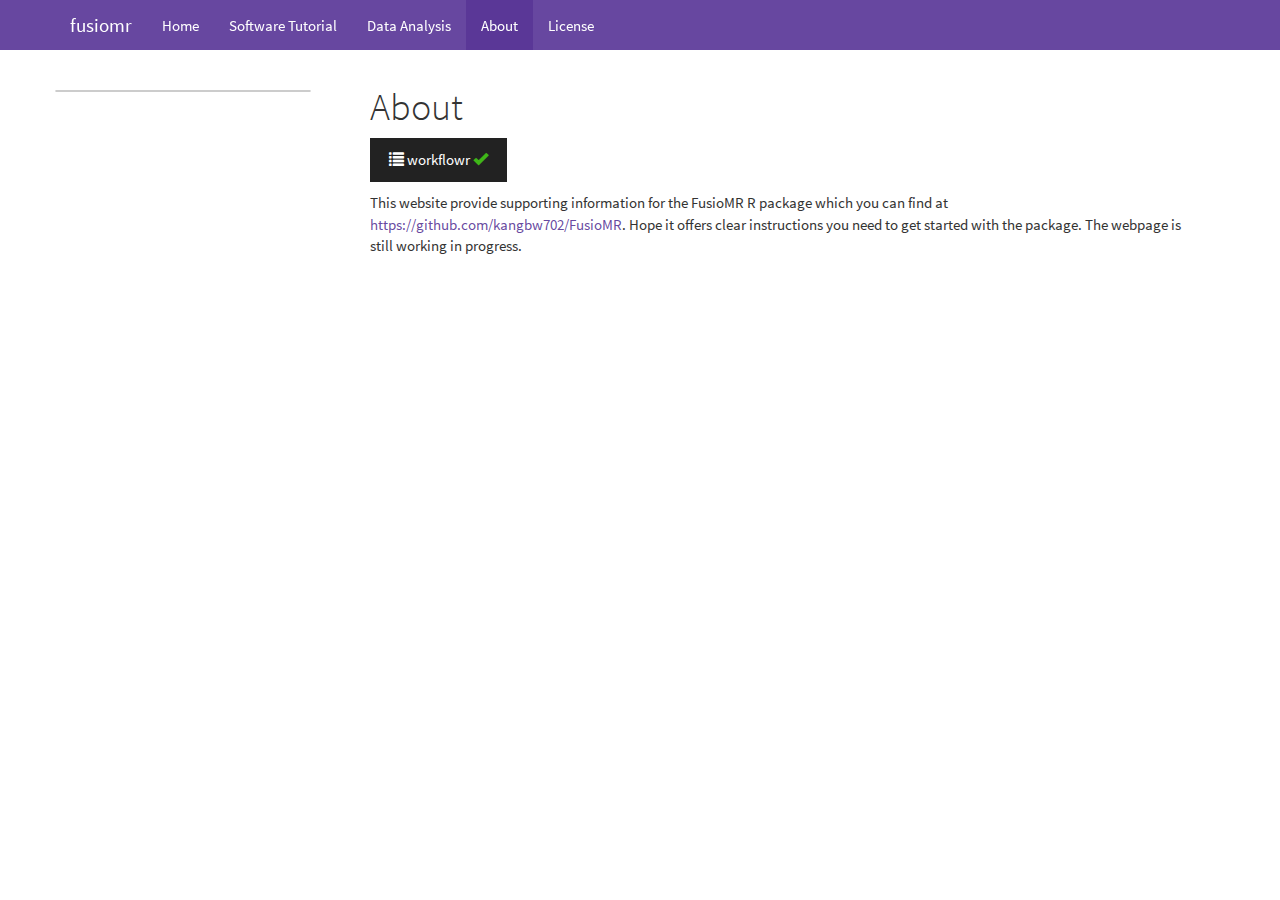
<file: docs/about.html>
<!DOCTYPE html>

<html>

<head>

<meta charset="utf-8" />
<meta name="generator" content="pandoc" />
<meta http-equiv="X-UA-Compatible" content="IE=EDGE" />




<title>About</title>

<script src="site_libs/header-attrs-2.29/header-attrs.js"></script>
<script src="site_libs/jquery-3.6.0/jquery-3.6.0.min.js"></script>
<meta name="viewport" content="width=device-width, initial-scale=1" />
<link href="site_libs/bootstrap-3.3.5/css/cosmo.min.css" rel="stylesheet" />
<script src="site_libs/bootstrap-3.3.5/js/bootstrap.min.js"></script>
<script src="site_libs/bootstrap-3.3.5/shim/html5shiv.min.js"></script>
<script src="site_libs/bootstrap-3.3.5/shim/respond.min.js"></script>
<style>h1 {font-size: 34px;}
       h1.title {font-size: 38px;}
       h2 {font-size: 30px;}
       h3 {font-size: 24px;}
       h4 {font-size: 18px;}
       h5 {font-size: 16px;}
       h6 {font-size: 12px;}
       code {color: inherit; background-color: rgba(0, 0, 0, 0.04);}
       pre:not([class]) { background-color: white }</style>
<script src="site_libs/jqueryui-1.13.2/jquery-ui.min.js"></script>
<link href="site_libs/tocify-1.9.1/jquery.tocify.css" rel="stylesheet" />
<script src="site_libs/tocify-1.9.1/jquery.tocify.js"></script>
<script src="site_libs/navigation-1.1/tabsets.js"></script>
<link href="site_libs/highlightjs-9.12.0/textmate.css" rel="stylesheet" />
<script src="site_libs/highlightjs-9.12.0/highlight.js"></script>

<link rel="icon" href="https://github.com/workflowr/workflowr-assets/raw/main/img/reproducible.png">
<!-- Add a small amount of space between sections. -->
<style type="text/css">
div.section {
  padding-top: 12px;
}
</style>



<style type="text/css">
  code{white-space: pre-wrap;}
  span.smallcaps{font-variant: small-caps;}
  span.underline{text-decoration: underline;}
  div.column{display: inline-block; vertical-align: top; width: 50%;}
  div.hanging-indent{margin-left: 1.5em; text-indent: -1.5em;}
  ul.task-list{list-style: none;}
    </style>

<style type="text/css">code{white-space: pre;}</style>
<script type="text/javascript">
if (window.hljs) {
  hljs.configure({languages: []});
  hljs.initHighlightingOnLoad();
  if (document.readyState && document.readyState === "complete") {
    window.setTimeout(function() { hljs.initHighlighting(); }, 0);
  }
}
</script>






<link rel="stylesheet" href="style.css" type="text/css" />



<style type = "text/css">
.main-container {
  max-width: 940px;
  margin-left: auto;
  margin-right: auto;
}
img {
  max-width:100%;
}
.tabbed-pane {
  padding-top: 12px;
}
.html-widget {
  margin-bottom: 20px;
}
button.code-folding-btn:focus {
  outline: none;
}
summary {
  display: list-item;
}
details > summary > p:only-child {
  display: inline;
}
pre code {
  padding: 0;
}
</style>


<style type="text/css">
.dropdown-submenu {
  position: relative;
}
.dropdown-submenu>.dropdown-menu {
  top: 0;
  left: 100%;
  margin-top: -6px;
  margin-left: -1px;
  border-radius: 0 6px 6px 6px;
}
.dropdown-submenu:hover>.dropdown-menu {
  display: block;
}
.dropdown-submenu>a:after {
  display: block;
  content: " ";
  float: right;
  width: 0;
  height: 0;
  border-color: transparent;
  border-style: solid;
  border-width: 5px 0 5px 5px;
  border-left-color: #cccccc;
  margin-top: 5px;
  margin-right: -10px;
}
.dropdown-submenu:hover>a:after {
  border-left-color: #adb5bd;
}
.dropdown-submenu.pull-left {
  float: none;
}
.dropdown-submenu.pull-left>.dropdown-menu {
  left: -100%;
  margin-left: 10px;
  border-radius: 6px 0 6px 6px;
}
</style>

<script type="text/javascript">
// manage active state of menu based on current page
$(document).ready(function () {
  // active menu anchor
  href = window.location.pathname
  href = href.substr(href.lastIndexOf('/') + 1)
  if (href === "")
    href = "index.html";
  var menuAnchor = $('a[href="' + href + '"]');

  // mark the anchor link active (and if it's in a dropdown, also mark that active)
  var dropdown = menuAnchor.closest('li.dropdown');
  if (window.bootstrap) { // Bootstrap 4+
    menuAnchor.addClass('active');
    dropdown.find('> .dropdown-toggle').addClass('active');
  } else { // Bootstrap 3
    menuAnchor.parent().addClass('active');
    dropdown.addClass('active');
  }

  // Navbar adjustments
  var navHeight = $(".navbar").first().height() + 15;
  var style = document.createElement('style');
  var pt = "padding-top: " + navHeight + "px; ";
  var mt = "margin-top: -" + navHeight + "px; ";
  var css = "";
  // offset scroll position for anchor links (for fixed navbar)
  for (var i = 1; i <= 6; i++) {
    css += ".section h" + i + "{ " + pt + mt + "}\n";
  }
  style.innerHTML = "body {" + pt + "padding-bottom: 40px; }\n" + css;
  document.head.appendChild(style);
});
</script>

<!-- tabsets -->

<style type="text/css">
.tabset-dropdown > .nav-tabs {
  display: inline-table;
  max-height: 500px;
  min-height: 44px;
  overflow-y: auto;
  border: 1px solid #ddd;
  border-radius: 4px;
}

.tabset-dropdown > .nav-tabs > li.active:before, .tabset-dropdown > .nav-tabs.nav-tabs-open:before {
  content: "\e259";
  font-family: 'Glyphicons Halflings';
  display: inline-block;
  padding: 10px;
  border-right: 1px solid #ddd;
}

.tabset-dropdown > .nav-tabs.nav-tabs-open > li.active:before {
  content: "\e258";
  font-family: 'Glyphicons Halflings';
  border: none;
}

.tabset-dropdown > .nav-tabs > li.active {
  display: block;
}

.tabset-dropdown > .nav-tabs > li > a,
.tabset-dropdown > .nav-tabs > li > a:focus,
.tabset-dropdown > .nav-tabs > li > a:hover {
  border: none;
  display: inline-block;
  border-radius: 4px;
  background-color: transparent;
}

.tabset-dropdown > .nav-tabs.nav-tabs-open > li {
  display: block;
  float: none;
}

.tabset-dropdown > .nav-tabs > li {
  display: none;
}
</style>

<!-- code folding -->



<style type="text/css">

#TOC {
  margin: 25px 0px 20px 0px;
}
@media (max-width: 768px) {
#TOC {
  position: relative;
  width: 100%;
}
}

@media print {
.toc-content {
  /* see https://github.com/w3c/csswg-drafts/issues/4434 */
  float: right;
}
}

.toc-content {
  padding-left: 30px;
  padding-right: 40px;
}

div.main-container {
  max-width: 1200px;
}

div.tocify {
  width: 20%;
  max-width: 260px;
  max-height: 85%;
}

@media (min-width: 768px) and (max-width: 991px) {
  div.tocify {
    width: 25%;
  }
}

@media (max-width: 767px) {
  div.tocify {
    width: 100%;
    max-width: none;
  }
}

.tocify ul, .tocify li {
  line-height: 20px;
}

.tocify-subheader .tocify-item {
  font-size: 0.90em;
}

.tocify .list-group-item {
  border-radius: 0px;
}


</style>



</head>

<body>


<div class="container-fluid main-container">


<!-- setup 3col/9col grid for toc_float and main content  -->
<div class="row">
<div class="col-xs-12 col-sm-4 col-md-3">
<div id="TOC" class="tocify">
</div>
</div>

<div class="toc-content col-xs-12 col-sm-8 col-md-9">




<div class="navbar navbar-default  navbar-fixed-top" role="navigation">
  <div class="container">
    <div class="navbar-header">
      <button type="button" class="navbar-toggle collapsed" data-toggle="collapse" data-bs-toggle="collapse" data-target="#navbar" data-bs-target="#navbar">
        <span class="icon-bar"></span>
        <span class="icon-bar"></span>
        <span class="icon-bar"></span>
      </button>
      <a class="navbar-brand" href="index.html">fusiomr</a>
    </div>
    <div id="navbar" class="navbar-collapse collapse">
      <ul class="nav navbar-nav">
        <li>
  <a href="index.html">Home</a>
</li>
<li>
  <a href="software_tutorial.html">Software Tutorial</a>
</li>
<li>
  <a href="data_analysis.html">Data Analysis</a>
</li>
<li>
  <a href="about.html">About</a>
</li>
<li>
  <a href="license.html">License</a>
</li>
      </ul>
      <ul class="nav navbar-nav navbar-right">
        
      </ul>
    </div><!--/.nav-collapse -->
  </div><!--/.container -->
</div><!--/.navbar -->

<div id="header">



<h1 class="title toc-ignore">About</h1>

</div>


<p>
<button type="button" class="btn btn-default btn-workflowr btn-workflowr-report" data-toggle="collapse" data-target="#workflowr-report">
<span class="glyphicon glyphicon-list" aria-hidden="true"></span>
workflowr <span class="glyphicon glyphicon-ok text-success"
aria-hidden="true"></span>
</button>
</p>
<div id="workflowr-report" class="collapse">
<ul class="nav nav-tabs">
<li class="active">
<a data-toggle="tab" href="#summary">Summary</a>
</li>
<li>
<a data-toggle="tab" href="#checks"> Checks <span
class="glyphicon glyphicon-ok text-success" aria-hidden="true"></span>
</a>
</li>
<li>
<a data-toggle="tab" href="#versions">Past versions</a>
</li>
</ul>
<div class="tab-content">
<div id="summary" class="tab-pane fade in active">
<p>
<strong>Last updated:</strong> 2025-07-24
</p>
<p>
<strong>Checks:</strong> <span
class="glyphicon glyphicon-ok text-success" aria-hidden="true"></span> 2
<span class="glyphicon glyphicon-exclamation-sign text-danger"
aria-hidden="true"></span> 0
</p>
<p>
<strong>Knit directory:</strong> <code>fusiomr/</code> <span
class="glyphicon glyphicon-question-sign" aria-hidden="true"
title="This is the local directory in which the code in this file was executed.">
</span>
</p>
<p>
This reproducible <a href="https://rmarkdown.rstudio.com">R Markdown</a>
analysis was created with <a
  href="https://github.com/workflowr/workflowr">workflowr</a> (version
1.7.1). The <em>Checks</em> tab describes the reproducibility checks
that were applied when the results were created. The <em>Past
versions</em> tab lists the development history.
</p>
<hr>
</div>
<div id="checks" class="tab-pane fade">
<div id="workflowr-checks" class="panel-group">
<div class="panel panel-default">
<div class="panel-heading">
<p class="panel-title">
<a data-toggle="collapse" data-parent="#workflowr-checks" href="#strongRMarkdownfilestronguptodate">
<span class="glyphicon glyphicon-ok text-success"
aria-hidden="true"></span> <strong>R Markdown file:</strong> up-to-date
</a>
</p>
</div>
<div id="strongRMarkdownfilestronguptodate"
class="panel-collapse collapse">
<div class="panel-body">
<p>Great! Since the R Markdown file has been committed to the Git
repository, you know the exact version of the code that produced these
results.</p>
</div>
</div>
</div>
<div class="panel panel-default">
<div class="panel-heading">
<p class="panel-title">
<a data-toggle="collapse" data-parent="#workflowr-checks" href="#strongRepositoryversionstrongahrefhttpsgithubcomkangbw702FusioMRtreec0c14013ff2fa1b482c742be2f1c73c4ad1de3a7targetblankc0c1401a">
<span class="glyphicon glyphicon-ok text-success"
aria-hidden="true"></span> <strong>Repository version:</strong>
<a href="https://github.com/kangbw702/FusioMR/tree/c0c14013ff2fa1b482c742be2f1c73c4ad1de3a7" target="_blank">c0c1401</a>
</a>
</p>
</div>
<div
id="strongRepositoryversionstrongahrefhttpsgithubcomkangbw702FusioMRtreec0c14013ff2fa1b482c742be2f1c73c4ad1de3a7targetblankc0c1401a"
class="panel-collapse collapse">
<div class="panel-body">
<p>
Great! You are using Git for version control. Tracking code development
and connecting the code version to the results is critical for
reproducibility.
</p>
<p>
The results in this page were generated with repository version
<a href="https://github.com/kangbw702/FusioMR/tree/c0c14013ff2fa1b482c742be2f1c73c4ad1de3a7" target="_blank">c0c1401</a>.
See the <em>Past versions</em> tab to see a history of the changes made
to the R Markdown and HTML files.
</p>
<p>
Note that you need to be careful to ensure that all relevant files for
the analysis have been committed to Git prior to generating the results
(you can use <code>wflow_publish</code> or
<code>wflow_git_commit</code>). workflowr only checks the R Markdown
file, but you know if there are other scripts or data files that it
depends on. Below is the status of the Git repository when the results
were generated:
</p>
<pre><code>
Ignored files:
    Ignored:    .Rproj.user/
    Ignored:    src/gibbs_memo_joint.o

Unstaged changes:
    Modified:   src/FusioMR.so

</code></pre>
<p>
Note that any generated files, e.g. HTML, png, CSS, etc., are not
included in this status report because it is ok for generated content to
have uncommitted changes.
</p>
</div>
</div>
</div>
</div>
<hr>
</div>
<div id="versions" class="tab-pane fade">
<p>
These are the previous versions of the repository in which changes were
made to the R Markdown (<code>fusiomr/analysis/about.Rmd</code>) and
HTML (<code>fusiomr/docs/about.html</code>) files. If you’ve configured
a remote Git repository (see <code>?wflow_git_remote</code>), click on
the hyperlinks in the table below to view the files as they were in that
past version.
</p>
<div class="table-responsive">
<table class="table table-condensed table-hover">
<thead>
<tr>
<th>
File
</th>
<th>
Version
</th>
<th>
Author
</th>
<th>
Date
</th>
<th>
Message
</th>
</tr>
</thead>
<tbody>
<tr>
<td>
Rmd
</td>
<td>
<a href="https://github.com/kangbw702/FusioMR/blob/c0c14013ff2fa1b482c742be2f1c73c4ad1de3a7/fusiomr/analysis/about.Rmd" target="_blank">c0c1401</a>
</td>
<td>
Sihao
</td>
<td>
2025-07-24
</td>
<td>
Initial FusioMR website
</td>
</tr>
<tr>
<td>
Rmd
</td>
<td>
<a href="https://github.com/kangbw702/FusioMR/blob/eca6ebcdb1a1354a8bd25e00c849993d12e5272f/fusiomr/analysis/about.Rmd" target="_blank">eca6ebc</a>
</td>
<td>
Sihao
</td>
<td>
2025-07-23
</td>
<td>
update tutorial
</td>
</tr>
<tr>
<td>
html
</td>
<td>
<a href="https://rawcdn.githack.com/kangbw702/FusioMR/eca6ebcdb1a1354a8bd25e00c849993d12e5272f/fusiomr/docs/about.html" target="_blank">eca6ebc</a>
</td>
<td>
Sihao
</td>
<td>
2025-07-23
</td>
<td>
update tutorial
</td>
</tr>
<tr>
<td>
Rmd
</td>
<td>
<a href="https://github.com/kangbw702/FusioMR/blob/ae124caca5910e6c9a6c46c8663f55ec7767323e/fusiomr/analysis/about.Rmd" target="_blank">ae124ca</a>
</td>
<td>
Sihao
</td>
<td>
2025-07-23
</td>
<td>
update tutorial
</td>
</tr>
<tr>
<td>
html
</td>
<td>
<a href="https://rawcdn.githack.com/kangbw702/FusioMR/ae124caca5910e6c9a6c46c8663f55ec7767323e/fusiomr/docs/about.html" target="_blank">ae124ca</a>
</td>
<td>
Sihao
</td>
<td>
2025-07-23
</td>
<td>
update tutorial
</td>
</tr>
<tr>
<td>
html
</td>
<td>
<a href="https://rawcdn.githack.com/kangbw702/FusioMR/93320b0f05ecfac728f7d4f87b1d575d55ccdda8/fusiomr/docs/about.html" target="_blank">93320b0</a>
</td>
<td>
Sihao
</td>
<td>
2025-07-23
</td>
<td>
update web
</td>
</tr>
<tr>
<td>
Rmd
</td>
<td>
<a href="https://github.com/kangbw702/FusioMR/blob/acc26fbbc6e089d801d780ac5e10bf52cb816052/fusiomr/analysis/about.Rmd" target="_blank">acc26fb</a>
</td>
<td>
Sihao
</td>
<td>
2025-07-23
</td>
<td>
Start workflowr project.
</td>
</tr>
</tbody>
</table>
</div>
<hr>
</div>
</div>
</div>
<p>This website provide supporting information for the FusioMR R package
which you can find at <a href="https://github.com/kangbw702/FusioMR"
class="uri">https://github.com/kangbw702/FusioMR</a>. Hope it offers
clear instructions you need to get started with the package. The webpage
is still working in progress.</p>
</div>
</div>
</div>
</div>
</div>


<!-- Adjust MathJax settings so that all math formulae are shown using
TeX fonts only; see
https://docs.mathjax.org/en/latest/web/configuration.html. This will make
the presentation more consistent at the cost of the webpage sometimes
taking slightly longer to load. Note that this only works because the
footer is added to webpages before the MathJax javascript. -->
<script type="text/x-mathjax-config">
  MathJax.Hub.Config({
    "HTML-CSS": { availableFonts: ["TeX"] }
  });
</script>




</div>
</div>

</div>

<script>

// add bootstrap table styles to pandoc tables
function bootstrapStylePandocTables() {
  $('tr.odd').parent('tbody').parent('table').addClass('table table-condensed');
}
$(document).ready(function () {
  bootstrapStylePandocTables();
});


</script>

<!-- tabsets -->

<script>
$(document).ready(function () {
  window.buildTabsets("TOC");
});

$(document).ready(function () {
  $('.tabset-dropdown > .nav-tabs > li').click(function () {
    $(this).parent().toggleClass('nav-tabs-open');
  });
});
</script>

<!-- code folding -->

<script>
$(document).ready(function ()  {

    // temporarily add toc-ignore selector to headers for the consistency with Pandoc
    $('.unlisted.unnumbered').addClass('toc-ignore')

    // move toc-ignore selectors from section div to header
    $('div.section.toc-ignore')
        .removeClass('toc-ignore')
        .children('h1,h2,h3,h4,h5').addClass('toc-ignore');

    // establish options
    var options = {
      selectors: "h1,h2,h3",
      theme: "bootstrap3",
      context: '.toc-content',
      hashGenerator: function (text) {
        return text.replace(/[.\\/?&!#<>]/g, '').replace(/\s/g, '_');
      },
      ignoreSelector: ".toc-ignore",
      scrollTo: 0
    };
    options.showAndHide = true;
    options.smoothScroll = true;

    // tocify
    var toc = $("#TOC").tocify(options).data("toc-tocify");
});
</script>

<!-- dynamically load mathjax for compatibility with self-contained -->
<script>
  (function () {
    var script = document.createElement("script");
    script.type = "text/javascript";
    script.src  = "https://mathjax.rstudio.com/latest/MathJax.js?config=TeX-AMS-MML_HTMLorMML";
    document.getElementsByTagName("head")[0].appendChild(script);
  })();
</script>

</body>
</html>
</file>
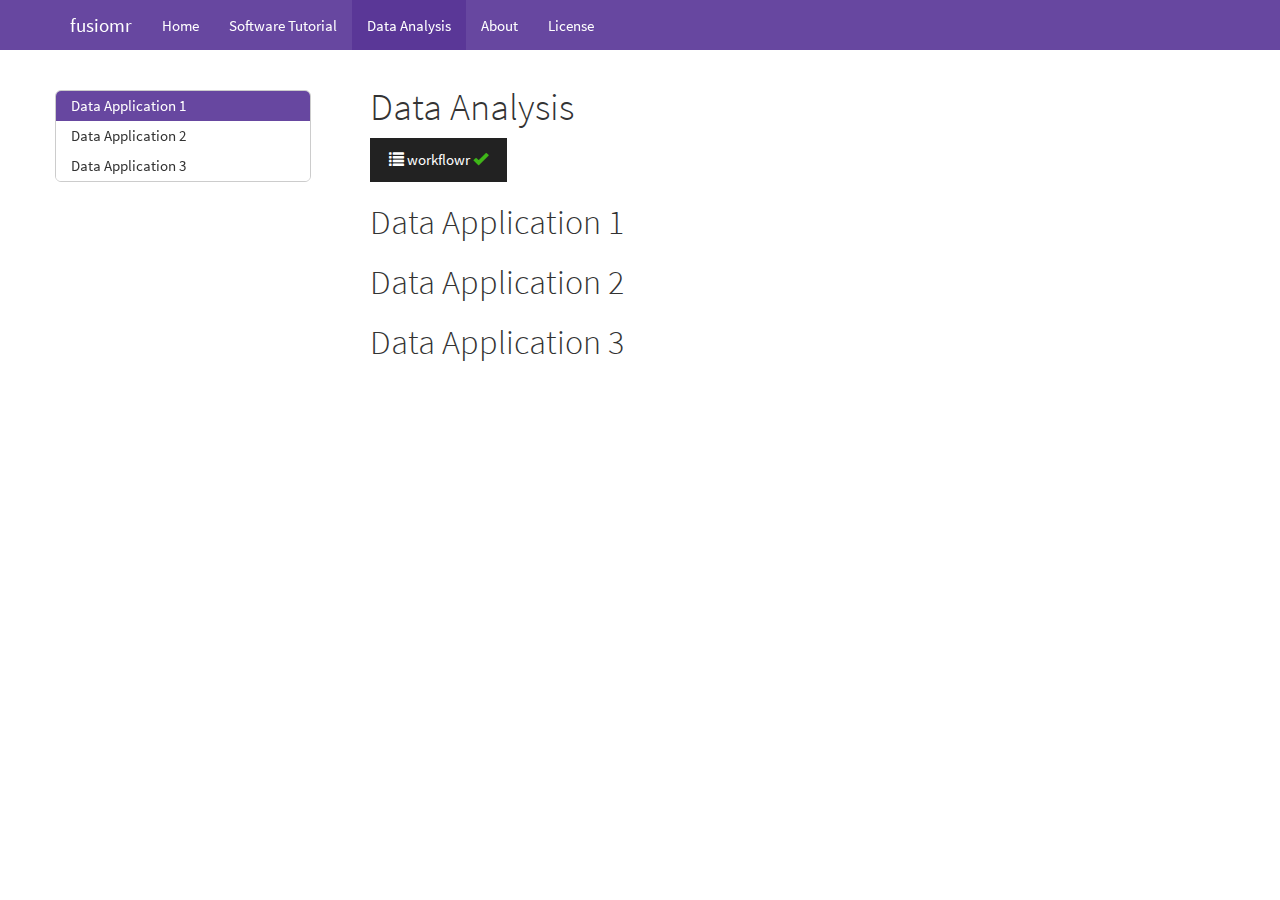
<file: docs/data_analysis.html>
<!DOCTYPE html>

<html>

<head>

<meta charset="utf-8" />
<meta name="generator" content="pandoc" />
<meta http-equiv="X-UA-Compatible" content="IE=EDGE" />




<title>Data Analysis</title>

<script src="site_libs/header-attrs-2.29/header-attrs.js"></script>
<script src="site_libs/jquery-3.6.0/jquery-3.6.0.min.js"></script>
<meta name="viewport" content="width=device-width, initial-scale=1" />
<link href="site_libs/bootstrap-3.3.5/css/cosmo.min.css" rel="stylesheet" />
<script src="site_libs/bootstrap-3.3.5/js/bootstrap.min.js"></script>
<script src="site_libs/bootstrap-3.3.5/shim/html5shiv.min.js"></script>
<script src="site_libs/bootstrap-3.3.5/shim/respond.min.js"></script>
<style>h1 {font-size: 34px;}
       h1.title {font-size: 38px;}
       h2 {font-size: 30px;}
       h3 {font-size: 24px;}
       h4 {font-size: 18px;}
       h5 {font-size: 16px;}
       h6 {font-size: 12px;}
       code {color: inherit; background-color: rgba(0, 0, 0, 0.04);}
       pre:not([class]) { background-color: white }</style>
<script src="site_libs/jqueryui-1.13.2/jquery-ui.min.js"></script>
<link href="site_libs/tocify-1.9.1/jquery.tocify.css" rel="stylesheet" />
<script src="site_libs/tocify-1.9.1/jquery.tocify.js"></script>
<script src="site_libs/navigation-1.1/tabsets.js"></script>
<link href="site_libs/highlightjs-9.12.0/textmate.css" rel="stylesheet" />
<script src="site_libs/highlightjs-9.12.0/highlight.js"></script>

<link rel="icon" href="https://github.com/workflowr/workflowr-assets/raw/main/img/reproducible.png">
<!-- Add a small amount of space between sections. -->
<style type="text/css">
div.section {
  padding-top: 12px;
}
</style>



<style type="text/css">
  code{white-space: pre-wrap;}
  span.smallcaps{font-variant: small-caps;}
  span.underline{text-decoration: underline;}
  div.column{display: inline-block; vertical-align: top; width: 50%;}
  div.hanging-indent{margin-left: 1.5em; text-indent: -1.5em;}
  ul.task-list{list-style: none;}
    </style>

<style type="text/css">code{white-space: pre;}</style>
<script type="text/javascript">
if (window.hljs) {
  hljs.configure({languages: []});
  hljs.initHighlightingOnLoad();
  if (document.readyState && document.readyState === "complete") {
    window.setTimeout(function() { hljs.initHighlighting(); }, 0);
  }
}
</script>






<link rel="stylesheet" href="style.css" type="text/css" />



<style type = "text/css">
.main-container {
  max-width: 940px;
  margin-left: auto;
  margin-right: auto;
}
img {
  max-width:100%;
}
.tabbed-pane {
  padding-top: 12px;
}
.html-widget {
  margin-bottom: 20px;
}
button.code-folding-btn:focus {
  outline: none;
}
summary {
  display: list-item;
}
details > summary > p:only-child {
  display: inline;
}
pre code {
  padding: 0;
}
</style>


<style type="text/css">
.dropdown-submenu {
  position: relative;
}
.dropdown-submenu>.dropdown-menu {
  top: 0;
  left: 100%;
  margin-top: -6px;
  margin-left: -1px;
  border-radius: 0 6px 6px 6px;
}
.dropdown-submenu:hover>.dropdown-menu {
  display: block;
}
.dropdown-submenu>a:after {
  display: block;
  content: " ";
  float: right;
  width: 0;
  height: 0;
  border-color: transparent;
  border-style: solid;
  border-width: 5px 0 5px 5px;
  border-left-color: #cccccc;
  margin-top: 5px;
  margin-right: -10px;
}
.dropdown-submenu:hover>a:after {
  border-left-color: #adb5bd;
}
.dropdown-submenu.pull-left {
  float: none;
}
.dropdown-submenu.pull-left>.dropdown-menu {
  left: -100%;
  margin-left: 10px;
  border-radius: 6px 0 6px 6px;
}
</style>

<script type="text/javascript">
// manage active state of menu based on current page
$(document).ready(function () {
  // active menu anchor
  href = window.location.pathname
  href = href.substr(href.lastIndexOf('/') + 1)
  if (href === "")
    href = "index.html";
  var menuAnchor = $('a[href="' + href + '"]');

  // mark the anchor link active (and if it's in a dropdown, also mark that active)
  var dropdown = menuAnchor.closest('li.dropdown');
  if (window.bootstrap) { // Bootstrap 4+
    menuAnchor.addClass('active');
    dropdown.find('> .dropdown-toggle').addClass('active');
  } else { // Bootstrap 3
    menuAnchor.parent().addClass('active');
    dropdown.addClass('active');
  }

  // Navbar adjustments
  var navHeight = $(".navbar").first().height() + 15;
  var style = document.createElement('style');
  var pt = "padding-top: " + navHeight + "px; ";
  var mt = "margin-top: -" + navHeight + "px; ";
  var css = "";
  // offset scroll position for anchor links (for fixed navbar)
  for (var i = 1; i <= 6; i++) {
    css += ".section h" + i + "{ " + pt + mt + "}\n";
  }
  style.innerHTML = "body {" + pt + "padding-bottom: 40px; }\n" + css;
  document.head.appendChild(style);
});
</script>

<!-- tabsets -->

<style type="text/css">
.tabset-dropdown > .nav-tabs {
  display: inline-table;
  max-height: 500px;
  min-height: 44px;
  overflow-y: auto;
  border: 1px solid #ddd;
  border-radius: 4px;
}

.tabset-dropdown > .nav-tabs > li.active:before, .tabset-dropdown > .nav-tabs.nav-tabs-open:before {
  content: "\e259";
  font-family: 'Glyphicons Halflings';
  display: inline-block;
  padding: 10px;
  border-right: 1px solid #ddd;
}

.tabset-dropdown > .nav-tabs.nav-tabs-open > li.active:before {
  content: "\e258";
  font-family: 'Glyphicons Halflings';
  border: none;
}

.tabset-dropdown > .nav-tabs > li.active {
  display: block;
}

.tabset-dropdown > .nav-tabs > li > a,
.tabset-dropdown > .nav-tabs > li > a:focus,
.tabset-dropdown > .nav-tabs > li > a:hover {
  border: none;
  display: inline-block;
  border-radius: 4px;
  background-color: transparent;
}

.tabset-dropdown > .nav-tabs.nav-tabs-open > li {
  display: block;
  float: none;
}

.tabset-dropdown > .nav-tabs > li {
  display: none;
}
</style>

<!-- code folding -->



<style type="text/css">

#TOC {
  margin: 25px 0px 20px 0px;
}
@media (max-width: 768px) {
#TOC {
  position: relative;
  width: 100%;
}
}

@media print {
.toc-content {
  /* see https://github.com/w3c/csswg-drafts/issues/4434 */
  float: right;
}
}

.toc-content {
  padding-left: 30px;
  padding-right: 40px;
}

div.main-container {
  max-width: 1200px;
}

div.tocify {
  width: 20%;
  max-width: 260px;
  max-height: 85%;
}

@media (min-width: 768px) and (max-width: 991px) {
  div.tocify {
    width: 25%;
  }
}

@media (max-width: 767px) {
  div.tocify {
    width: 100%;
    max-width: none;
  }
}

.tocify ul, .tocify li {
  line-height: 20px;
}

.tocify-subheader .tocify-item {
  font-size: 0.90em;
}

.tocify .list-group-item {
  border-radius: 0px;
}


</style>



</head>

<body>


<div class="container-fluid main-container">


<!-- setup 3col/9col grid for toc_float and main content  -->
<div class="row">
<div class="col-xs-12 col-sm-4 col-md-3">
<div id="TOC" class="tocify">
</div>
</div>

<div class="toc-content col-xs-12 col-sm-8 col-md-9">




<div class="navbar navbar-default  navbar-fixed-top" role="navigation">
  <div class="container">
    <div class="navbar-header">
      <button type="button" class="navbar-toggle collapsed" data-toggle="collapse" data-bs-toggle="collapse" data-target="#navbar" data-bs-target="#navbar">
        <span class="icon-bar"></span>
        <span class="icon-bar"></span>
        <span class="icon-bar"></span>
      </button>
      <a class="navbar-brand" href="index.html">fusiomr</a>
    </div>
    <div id="navbar" class="navbar-collapse collapse">
      <ul class="nav navbar-nav">
        <li>
  <a href="index.html">Home</a>
</li>
<li>
  <a href="software_tutorial.html">Software Tutorial</a>
</li>
<li>
  <a href="data_analysis.html">Data Analysis</a>
</li>
<li>
  <a href="about.html">About</a>
</li>
<li>
  <a href="license.html">License</a>
</li>
      </ul>
      <ul class="nav navbar-nav navbar-right">
        
      </ul>
    </div><!--/.nav-collapse -->
  </div><!--/.container -->
</div><!--/.navbar -->

<div id="header">



<h1 class="title toc-ignore">Data Analysis</h1>

</div>


<p>
<button type="button" class="btn btn-default btn-workflowr btn-workflowr-report" data-toggle="collapse" data-target="#workflowr-report">
<span class="glyphicon glyphicon-list" aria-hidden="true"></span>
workflowr <span class="glyphicon glyphicon-ok text-success"
aria-hidden="true"></span>
</button>
</p>
<div id="workflowr-report" class="collapse">
<ul class="nav nav-tabs">
<li class="active">
<a data-toggle="tab" href="#summary">Summary</a>
</li>
<li>
<a data-toggle="tab" href="#checks"> Checks <span
class="glyphicon glyphicon-ok text-success" aria-hidden="true"></span>
</a>
</li>
<li>
<a data-toggle="tab" href="#versions">Past versions</a>
</li>
</ul>
<div class="tab-content">
<div id="summary" class="tab-pane fade in active">
<p>
<strong>Last updated:</strong> 2025-07-24
</p>
<p>
<strong>Checks:</strong> <span
class="glyphicon glyphicon-ok text-success" aria-hidden="true"></span> 2
<span class="glyphicon glyphicon-exclamation-sign text-danger"
aria-hidden="true"></span> 0
</p>
<p>
<strong>Knit directory:</strong> <code>fusiomr/</code> <span
class="glyphicon glyphicon-question-sign" aria-hidden="true"
title="This is the local directory in which the code in this file was executed.">
</span>
</p>
<p>
This reproducible <a href="https://rmarkdown.rstudio.com">R Markdown</a>
analysis was created with <a
  href="https://github.com/workflowr/workflowr">workflowr</a> (version
1.7.1). The <em>Checks</em> tab describes the reproducibility checks
that were applied when the results were created. The <em>Past
versions</em> tab lists the development history.
</p>
<hr>
</div>
<div id="checks" class="tab-pane fade">
<div id="workflowr-checks" class="panel-group">
<div class="panel panel-default">
<div class="panel-heading">
<p class="panel-title">
<a data-toggle="collapse" data-parent="#workflowr-checks" href="#strongRMarkdownfilestronguptodate">
<span class="glyphicon glyphicon-ok text-success"
aria-hidden="true"></span> <strong>R Markdown file:</strong> up-to-date
</a>
</p>
</div>
<div id="strongRMarkdownfilestronguptodate"
class="panel-collapse collapse">
<div class="panel-body">
<p>Great! Since the R Markdown file has been committed to the Git
repository, you know the exact version of the code that produced these
results.</p>
</div>
</div>
</div>
<div class="panel panel-default">
<div class="panel-heading">
<p class="panel-title">
<a data-toggle="collapse" data-parent="#workflowr-checks" href="#strongRepositoryversionstrongahrefhttpsgithubcomkangbw702FusioMRtreec0c14013ff2fa1b482c742be2f1c73c4ad1de3a7targetblankc0c1401a">
<span class="glyphicon glyphicon-ok text-success"
aria-hidden="true"></span> <strong>Repository version:</strong>
<a href="https://github.com/kangbw702/FusioMR/tree/c0c14013ff2fa1b482c742be2f1c73c4ad1de3a7" target="_blank">c0c1401</a>
</a>
</p>
</div>
<div
id="strongRepositoryversionstrongahrefhttpsgithubcomkangbw702FusioMRtreec0c14013ff2fa1b482c742be2f1c73c4ad1de3a7targetblankc0c1401a"
class="panel-collapse collapse">
<div class="panel-body">
<p>
Great! You are using Git for version control. Tracking code development
and connecting the code version to the results is critical for
reproducibility.
</p>
<p>
The results in this page were generated with repository version
<a href="https://github.com/kangbw702/FusioMR/tree/c0c14013ff2fa1b482c742be2f1c73c4ad1de3a7" target="_blank">c0c1401</a>.
See the <em>Past versions</em> tab to see a history of the changes made
to the R Markdown and HTML files.
</p>
<p>
Note that you need to be careful to ensure that all relevant files for
the analysis have been committed to Git prior to generating the results
(you can use <code>wflow_publish</code> or
<code>wflow_git_commit</code>). workflowr only checks the R Markdown
file, but you know if there are other scripts or data files that it
depends on. Below is the status of the Git repository when the results
were generated:
</p>
<pre><code>
Ignored files:
    Ignored:    .Rproj.user/
    Ignored:    src/gibbs_memo_joint.o

Unstaged changes:
    Modified:   src/FusioMR.so

</code></pre>
<p>
Note that any generated files, e.g. HTML, png, CSS, etc., are not
included in this status report because it is ok for generated content to
have uncommitted changes.
</p>
</div>
</div>
</div>
</div>
<hr>
</div>
<div id="versions" class="tab-pane fade">
<p>
These are the previous versions of the repository in which changes were
made to the R Markdown (<code>fusiomr/analysis/data_analysis.Rmd</code>)
and HTML (<code>fusiomr/docs/data_analysis.html</code>) files. If you’ve
configured a remote Git repository (see <code>?wflow_git_remote</code>),
click on the hyperlinks in the table below to view the files as they
were in that past version.
</p>
<div class="table-responsive">
<table class="table table-condensed table-hover">
<thead>
<tr>
<th>
File
</th>
<th>
Version
</th>
<th>
Author
</th>
<th>
Date
</th>
<th>
Message
</th>
</tr>
</thead>
<tbody>
<tr>
<td>
Rmd
</td>
<td>
<a href="https://github.com/kangbw702/FusioMR/blob/eca6ebcdb1a1354a8bd25e00c849993d12e5272f/fusiomr/analysis/data_analysis.Rmd" target="_blank">eca6ebc</a>
</td>
<td>
Sihao
</td>
<td>
2025-07-23
</td>
<td>
update tutorial
</td>
</tr>
<tr>
<td>
html
</td>
<td>
<a href="https://rawcdn.githack.com/kangbw702/FusioMR/eca6ebcdb1a1354a8bd25e00c849993d12e5272f/fusiomr/docs/data_analysis.html" target="_blank">eca6ebc</a>
</td>
<td>
Sihao
</td>
<td>
2025-07-23
</td>
<td>
update tutorial
</td>
</tr>
<tr>
<td>
Rmd
</td>
<td>
<a href="https://github.com/kangbw702/FusioMR/blob/5911ca0e0f40f807aec8177aaf15ed01658f00ea/fusiomr/analysis/data_analysis.Rmd" target="_blank">5911ca0</a>
</td>
<td>
Sihao
</td>
<td>
2025-07-23
</td>
<td>
update tutorial
</td>
</tr>
<tr>
<td>
html
</td>
<td>
<a href="https://rawcdn.githack.com/kangbw702/FusioMR/5911ca0e0f40f807aec8177aaf15ed01658f00ea/fusiomr/docs/data_analysis.html" target="_blank">5911ca0</a>
</td>
<td>
Sihao
</td>
<td>
2025-07-23
</td>
<td>
update tutorial
</td>
</tr>
<tr>
<td>
Rmd
</td>
<td>
<a href="https://github.com/kangbw702/FusioMR/blob/ae124caca5910e6c9a6c46c8663f55ec7767323e/fusiomr/analysis/data_analysis.Rmd" target="_blank">ae124ca</a>
</td>
<td>
Sihao
</td>
<td>
2025-07-23
</td>
<td>
update tutorial
</td>
</tr>
<tr>
<td>
html
</td>
<td>
<a href="https://rawcdn.githack.com/kangbw702/FusioMR/ae124caca5910e6c9a6c46c8663f55ec7767323e/fusiomr/docs/data_analysis.html" target="_blank">ae124ca</a>
</td>
<td>
Sihao
</td>
<td>
2025-07-23
</td>
<td>
update tutorial
</td>
</tr>
</tbody>
</table>
</div>
<hr>
</div>
</div>
</div>
<div id="data-application-1" class="section level1">
<h1>Data Application 1</h1>
</div>
<div id="data-application-2" class="section level1">
<h1>Data Application 2</h1>
</div>
<div id="data-application-3" class="section level1">
<h1>Data Application 3</h1>
</div>
</div>
</div>
</div>
</div>
</div>


<!-- Adjust MathJax settings so that all math formulae are shown using
TeX fonts only; see
https://docs.mathjax.org/en/latest/web/configuration.html. This will make
the presentation more consistent at the cost of the webpage sometimes
taking slightly longer to load. Note that this only works because the
footer is added to webpages before the MathJax javascript. -->
<script type="text/x-mathjax-config">
  MathJax.Hub.Config({
    "HTML-CSS": { availableFonts: ["TeX"] }
  });
</script>




</div>
</div>

</div>

<script>

// add bootstrap table styles to pandoc tables
function bootstrapStylePandocTables() {
  $('tr.odd').parent('tbody').parent('table').addClass('table table-condensed');
}
$(document).ready(function () {
  bootstrapStylePandocTables();
});


</script>

<!-- tabsets -->

<script>
$(document).ready(function () {
  window.buildTabsets("TOC");
});

$(document).ready(function () {
  $('.tabset-dropdown > .nav-tabs > li').click(function () {
    $(this).parent().toggleClass('nav-tabs-open');
  });
});
</script>

<!-- code folding -->

<script>
$(document).ready(function ()  {

    // temporarily add toc-ignore selector to headers for the consistency with Pandoc
    $('.unlisted.unnumbered').addClass('toc-ignore')

    // move toc-ignore selectors from section div to header
    $('div.section.toc-ignore')
        .removeClass('toc-ignore')
        .children('h1,h2,h3,h4,h5').addClass('toc-ignore');

    // establish options
    var options = {
      selectors: "h1,h2,h3",
      theme: "bootstrap3",
      context: '.toc-content',
      hashGenerator: function (text) {
        return text.replace(/[.\\/?&!#<>]/g, '').replace(/\s/g, '_');
      },
      ignoreSelector: ".toc-ignore",
      scrollTo: 0
    };
    options.showAndHide = true;
    options.smoothScroll = true;

    // tocify
    var toc = $("#TOC").tocify(options).data("toc-tocify");
});
</script>

<!-- dynamically load mathjax for compatibility with self-contained -->
<script>
  (function () {
    var script = document.createElement("script");
    script.type = "text/javascript";
    script.src  = "https://mathjax.rstudio.com/latest/MathJax.js?config=TeX-AMS-MML_HTMLorMML";
    document.getElementsByTagName("head")[0].appendChild(script);
  })();
</script>

</body>
</html>
</file>
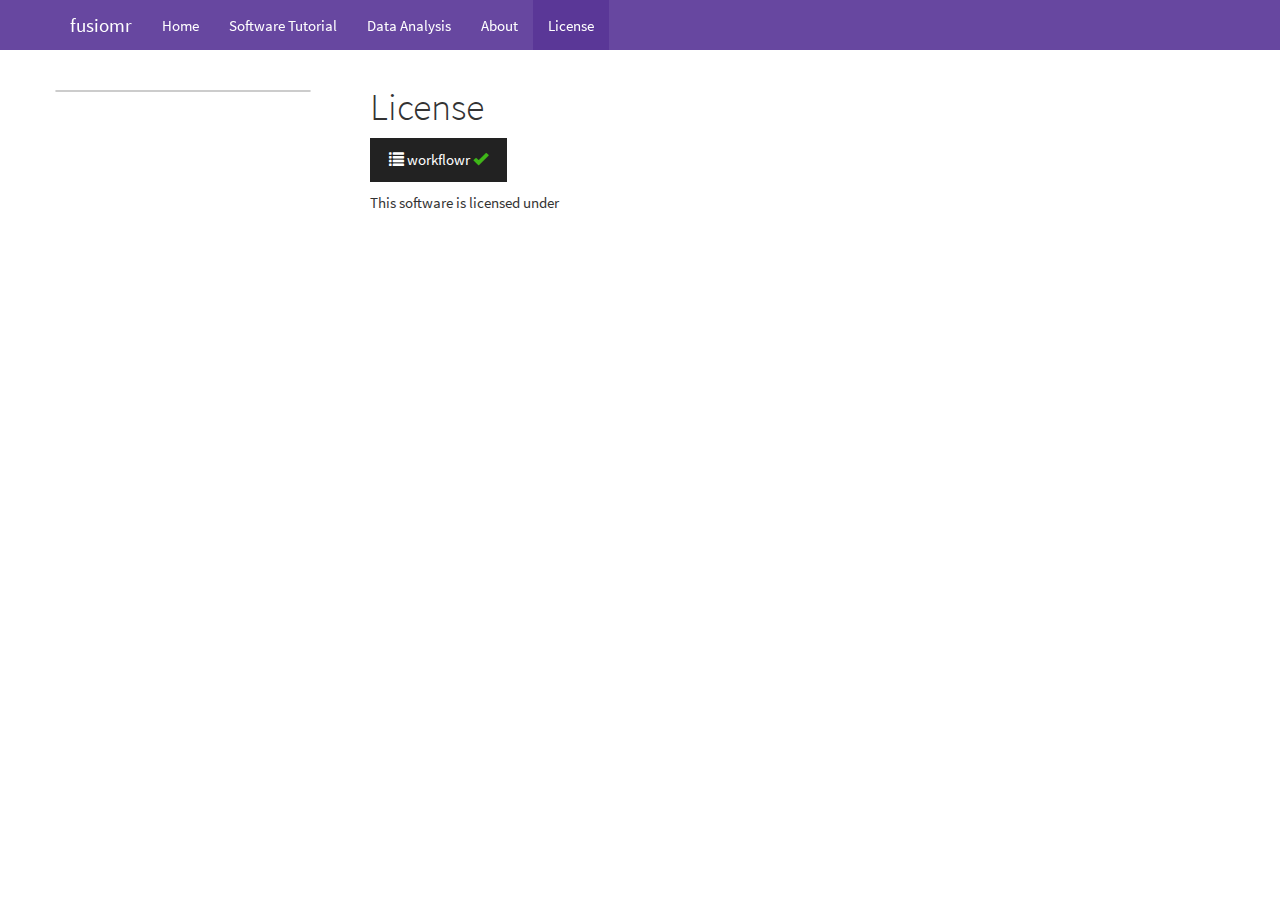
<file: docs/license.html>
<!DOCTYPE html>

<html>

<head>

<meta charset="utf-8" />
<meta name="generator" content="pandoc" />
<meta http-equiv="X-UA-Compatible" content="IE=EDGE" />




<title>License</title>

<script src="site_libs/header-attrs-2.29/header-attrs.js"></script>
<script src="site_libs/jquery-3.6.0/jquery-3.6.0.min.js"></script>
<meta name="viewport" content="width=device-width, initial-scale=1" />
<link href="site_libs/bootstrap-3.3.5/css/cosmo.min.css" rel="stylesheet" />
<script src="site_libs/bootstrap-3.3.5/js/bootstrap.min.js"></script>
<script src="site_libs/bootstrap-3.3.5/shim/html5shiv.min.js"></script>
<script src="site_libs/bootstrap-3.3.5/shim/respond.min.js"></script>
<style>h1 {font-size: 34px;}
       h1.title {font-size: 38px;}
       h2 {font-size: 30px;}
       h3 {font-size: 24px;}
       h4 {font-size: 18px;}
       h5 {font-size: 16px;}
       h6 {font-size: 12px;}
       code {color: inherit; background-color: rgba(0, 0, 0, 0.04);}
       pre:not([class]) { background-color: white }</style>
<script src="site_libs/jqueryui-1.13.2/jquery-ui.min.js"></script>
<link href="site_libs/tocify-1.9.1/jquery.tocify.css" rel="stylesheet" />
<script src="site_libs/tocify-1.9.1/jquery.tocify.js"></script>
<script src="site_libs/navigation-1.1/tabsets.js"></script>
<link href="site_libs/highlightjs-9.12.0/textmate.css" rel="stylesheet" />
<script src="site_libs/highlightjs-9.12.0/highlight.js"></script>

<link rel="icon" href="https://github.com/workflowr/workflowr-assets/raw/main/img/reproducible.png">
<!-- Add a small amount of space between sections. -->
<style type="text/css">
div.section {
  padding-top: 12px;
}
</style>



<style type="text/css">
  code{white-space: pre-wrap;}
  span.smallcaps{font-variant: small-caps;}
  span.underline{text-decoration: underline;}
  div.column{display: inline-block; vertical-align: top; width: 50%;}
  div.hanging-indent{margin-left: 1.5em; text-indent: -1.5em;}
  ul.task-list{list-style: none;}
    </style>

<style type="text/css">code{white-space: pre;}</style>
<script type="text/javascript">
if (window.hljs) {
  hljs.configure({languages: []});
  hljs.initHighlightingOnLoad();
  if (document.readyState && document.readyState === "complete") {
    window.setTimeout(function() { hljs.initHighlighting(); }, 0);
  }
}
</script>






<link rel="stylesheet" href="style.css" type="text/css" />



<style type = "text/css">
.main-container {
  max-width: 940px;
  margin-left: auto;
  margin-right: auto;
}
img {
  max-width:100%;
}
.tabbed-pane {
  padding-top: 12px;
}
.html-widget {
  margin-bottom: 20px;
}
button.code-folding-btn:focus {
  outline: none;
}
summary {
  display: list-item;
}
details > summary > p:only-child {
  display: inline;
}
pre code {
  padding: 0;
}
</style>


<style type="text/css">
.dropdown-submenu {
  position: relative;
}
.dropdown-submenu>.dropdown-menu {
  top: 0;
  left: 100%;
  margin-top: -6px;
  margin-left: -1px;
  border-radius: 0 6px 6px 6px;
}
.dropdown-submenu:hover>.dropdown-menu {
  display: block;
}
.dropdown-submenu>a:after {
  display: block;
  content: " ";
  float: right;
  width: 0;
  height: 0;
  border-color: transparent;
  border-style: solid;
  border-width: 5px 0 5px 5px;
  border-left-color: #cccccc;
  margin-top: 5px;
  margin-right: -10px;
}
.dropdown-submenu:hover>a:after {
  border-left-color: #adb5bd;
}
.dropdown-submenu.pull-left {
  float: none;
}
.dropdown-submenu.pull-left>.dropdown-menu {
  left: -100%;
  margin-left: 10px;
  border-radius: 6px 0 6px 6px;
}
</style>

<script type="text/javascript">
// manage active state of menu based on current page
$(document).ready(function () {
  // active menu anchor
  href = window.location.pathname
  href = href.substr(href.lastIndexOf('/') + 1)
  if (href === "")
    href = "index.html";
  var menuAnchor = $('a[href="' + href + '"]');

  // mark the anchor link active (and if it's in a dropdown, also mark that active)
  var dropdown = menuAnchor.closest('li.dropdown');
  if (window.bootstrap) { // Bootstrap 4+
    menuAnchor.addClass('active');
    dropdown.find('> .dropdown-toggle').addClass('active');
  } else { // Bootstrap 3
    menuAnchor.parent().addClass('active');
    dropdown.addClass('active');
  }

  // Navbar adjustments
  var navHeight = $(".navbar").first().height() + 15;
  var style = document.createElement('style');
  var pt = "padding-top: " + navHeight + "px; ";
  var mt = "margin-top: -" + navHeight + "px; ";
  var css = "";
  // offset scroll position for anchor links (for fixed navbar)
  for (var i = 1; i <= 6; i++) {
    css += ".section h" + i + "{ " + pt + mt + "}\n";
  }
  style.innerHTML = "body {" + pt + "padding-bottom: 40px; }\n" + css;
  document.head.appendChild(style);
});
</script>

<!-- tabsets -->

<style type="text/css">
.tabset-dropdown > .nav-tabs {
  display: inline-table;
  max-height: 500px;
  min-height: 44px;
  overflow-y: auto;
  border: 1px solid #ddd;
  border-radius: 4px;
}

.tabset-dropdown > .nav-tabs > li.active:before, .tabset-dropdown > .nav-tabs.nav-tabs-open:before {
  content: "\e259";
  font-family: 'Glyphicons Halflings';
  display: inline-block;
  padding: 10px;
  border-right: 1px solid #ddd;
}

.tabset-dropdown > .nav-tabs.nav-tabs-open > li.active:before {
  content: "\e258";
  font-family: 'Glyphicons Halflings';
  border: none;
}

.tabset-dropdown > .nav-tabs > li.active {
  display: block;
}

.tabset-dropdown > .nav-tabs > li > a,
.tabset-dropdown > .nav-tabs > li > a:focus,
.tabset-dropdown > .nav-tabs > li > a:hover {
  border: none;
  display: inline-block;
  border-radius: 4px;
  background-color: transparent;
}

.tabset-dropdown > .nav-tabs.nav-tabs-open > li {
  display: block;
  float: none;
}

.tabset-dropdown > .nav-tabs > li {
  display: none;
}
</style>

<!-- code folding -->



<style type="text/css">

#TOC {
  margin: 25px 0px 20px 0px;
}
@media (max-width: 768px) {
#TOC {
  position: relative;
  width: 100%;
}
}

@media print {
.toc-content {
  /* see https://github.com/w3c/csswg-drafts/issues/4434 */
  float: right;
}
}

.toc-content {
  padding-left: 30px;
  padding-right: 40px;
}

div.main-container {
  max-width: 1200px;
}

div.tocify {
  width: 20%;
  max-width: 260px;
  max-height: 85%;
}

@media (min-width: 768px) and (max-width: 991px) {
  div.tocify {
    width: 25%;
  }
}

@media (max-width: 767px) {
  div.tocify {
    width: 100%;
    max-width: none;
  }
}

.tocify ul, .tocify li {
  line-height: 20px;
}

.tocify-subheader .tocify-item {
  font-size: 0.90em;
}

.tocify .list-group-item {
  border-radius: 0px;
}


</style>



</head>

<body>


<div class="container-fluid main-container">


<!-- setup 3col/9col grid for toc_float and main content  -->
<div class="row">
<div class="col-xs-12 col-sm-4 col-md-3">
<div id="TOC" class="tocify">
</div>
</div>

<div class="toc-content col-xs-12 col-sm-8 col-md-9">




<div class="navbar navbar-default  navbar-fixed-top" role="navigation">
  <div class="container">
    <div class="navbar-header">
      <button type="button" class="navbar-toggle collapsed" data-toggle="collapse" data-bs-toggle="collapse" data-target="#navbar" data-bs-target="#navbar">
        <span class="icon-bar"></span>
        <span class="icon-bar"></span>
        <span class="icon-bar"></span>
      </button>
      <a class="navbar-brand" href="index.html">fusiomr</a>
    </div>
    <div id="navbar" class="navbar-collapse collapse">
      <ul class="nav navbar-nav">
        <li>
  <a href="index.html">Home</a>
</li>
<li>
  <a href="software_tutorial.html">Software Tutorial</a>
</li>
<li>
  <a href="data_analysis.html">Data Analysis</a>
</li>
<li>
  <a href="about.html">About</a>
</li>
<li>
  <a href="license.html">License</a>
</li>
      </ul>
      <ul class="nav navbar-nav navbar-right">
        
      </ul>
    </div><!--/.nav-collapse -->
  </div><!--/.container -->
</div><!--/.navbar -->

<div id="header">



<h1 class="title toc-ignore">License</h1>

</div>


<p>
<button type="button" class="btn btn-default btn-workflowr btn-workflowr-report" data-toggle="collapse" data-target="#workflowr-report">
<span class="glyphicon glyphicon-list" aria-hidden="true"></span>
workflowr <span class="glyphicon glyphicon-ok text-success"
aria-hidden="true"></span>
</button>
</p>
<div id="workflowr-report" class="collapse">
<ul class="nav nav-tabs">
<li class="active">
<a data-toggle="tab" href="#summary">Summary</a>
</li>
<li>
<a data-toggle="tab" href="#checks"> Checks <span
class="glyphicon glyphicon-ok text-success" aria-hidden="true"></span>
</a>
</li>
<li>
<a data-toggle="tab" href="#versions">Past versions</a>
</li>
</ul>
<div class="tab-content">
<div id="summary" class="tab-pane fade in active">
<p>
<strong>Last updated:</strong> 2025-07-24
</p>
<p>
<strong>Checks:</strong> <span
class="glyphicon glyphicon-ok text-success" aria-hidden="true"></span> 2
<span class="glyphicon glyphicon-exclamation-sign text-danger"
aria-hidden="true"></span> 0
</p>
<p>
<strong>Knit directory:</strong> <code>fusiomr/</code> <span
class="glyphicon glyphicon-question-sign" aria-hidden="true"
title="This is the local directory in which the code in this file was executed.">
</span>
</p>
<p>
This reproducible <a href="https://rmarkdown.rstudio.com">R Markdown</a>
analysis was created with <a
  href="https://github.com/workflowr/workflowr">workflowr</a> (version
1.7.1). The <em>Checks</em> tab describes the reproducibility checks
that were applied when the results were created. The <em>Past
versions</em> tab lists the development history.
</p>
<hr>
</div>
<div id="checks" class="tab-pane fade">
<div id="workflowr-checks" class="panel-group">
<div class="panel panel-default">
<div class="panel-heading">
<p class="panel-title">
<a data-toggle="collapse" data-parent="#workflowr-checks" href="#strongRMarkdownfilestronguptodate">
<span class="glyphicon glyphicon-ok text-success"
aria-hidden="true"></span> <strong>R Markdown file:</strong> up-to-date
</a>
</p>
</div>
<div id="strongRMarkdownfilestronguptodate"
class="panel-collapse collapse">
<div class="panel-body">
<p>Great! Since the R Markdown file has been committed to the Git
repository, you know the exact version of the code that produced these
results.</p>
</div>
</div>
</div>
<div class="panel panel-default">
<div class="panel-heading">
<p class="panel-title">
<a data-toggle="collapse" data-parent="#workflowr-checks" href="#strongRepositoryversionstrongahrefhttpsgithubcomkangbw702FusioMRtreec0c14013ff2fa1b482c742be2f1c73c4ad1de3a7targetblankc0c1401a">
<span class="glyphicon glyphicon-ok text-success"
aria-hidden="true"></span> <strong>Repository version:</strong>
<a href="https://github.com/kangbw702/FusioMR/tree/c0c14013ff2fa1b482c742be2f1c73c4ad1de3a7" target="_blank">c0c1401</a>
</a>
</p>
</div>
<div
id="strongRepositoryversionstrongahrefhttpsgithubcomkangbw702FusioMRtreec0c14013ff2fa1b482c742be2f1c73c4ad1de3a7targetblankc0c1401a"
class="panel-collapse collapse">
<div class="panel-body">
<p>
Great! You are using Git for version control. Tracking code development
and connecting the code version to the results is critical for
reproducibility.
</p>
<p>
The results in this page were generated with repository version
<a href="https://github.com/kangbw702/FusioMR/tree/c0c14013ff2fa1b482c742be2f1c73c4ad1de3a7" target="_blank">c0c1401</a>.
See the <em>Past versions</em> tab to see a history of the changes made
to the R Markdown and HTML files.
</p>
<p>
Note that you need to be careful to ensure that all relevant files for
the analysis have been committed to Git prior to generating the results
(you can use <code>wflow_publish</code> or
<code>wflow_git_commit</code>). workflowr only checks the R Markdown
file, but you know if there are other scripts or data files that it
depends on. Below is the status of the Git repository when the results
were generated:
</p>
<pre><code>
Ignored files:
    Ignored:    .Rproj.user/
    Ignored:    src/gibbs_memo_joint.o

Unstaged changes:
    Modified:   src/FusioMR.so

</code></pre>
<p>
Note that any generated files, e.g. HTML, png, CSS, etc., are not
included in this status report because it is ok for generated content to
have uncommitted changes.
</p>
</div>
</div>
</div>
</div>
<hr>
</div>
<div id="versions" class="tab-pane fade">
<p>
These are the previous versions of the repository in which changes were
made to the R Markdown (<code>fusiomr/analysis/license.Rmd</code>) and
HTML (<code>fusiomr/docs/license.html</code>) files. If you’ve
configured a remote Git repository (see <code>?wflow_git_remote</code>),
click on the hyperlinks in the table below to view the files as they
were in that past version.
</p>
<div class="table-responsive">
<table class="table table-condensed table-hover">
<thead>
<tr>
<th>
File
</th>
<th>
Version
</th>
<th>
Author
</th>
<th>
Date
</th>
<th>
Message
</th>
</tr>
</thead>
<tbody>
<tr>
<td>
Rmd
</td>
<td>
<a href="https://github.com/kangbw702/FusioMR/blob/c0c14013ff2fa1b482c742be2f1c73c4ad1de3a7/fusiomr/analysis/license.Rmd" target="_blank">c0c1401</a>
</td>
<td>
Sihao
</td>
<td>
2025-07-24
</td>
<td>
Initial FusioMR website
</td>
</tr>
<tr>
<td>
Rmd
</td>
<td>
<a href="https://github.com/kangbw702/FusioMR/blob/eca6ebcdb1a1354a8bd25e00c849993d12e5272f/fusiomr/analysis/license.Rmd" target="_blank">eca6ebc</a>
</td>
<td>
Sihao
</td>
<td>
2025-07-23
</td>
<td>
update tutorial
</td>
</tr>
<tr>
<td>
html
</td>
<td>
<a href="https://rawcdn.githack.com/kangbw702/FusioMR/eca6ebcdb1a1354a8bd25e00c849993d12e5272f/fusiomr/docs/license.html" target="_blank">eca6ebc</a>
</td>
<td>
Sihao
</td>
<td>
2025-07-23
</td>
<td>
update tutorial
</td>
</tr>
<tr>
<td>
Rmd
</td>
<td>
<a href="https://github.com/kangbw702/FusioMR/blob/ae124caca5910e6c9a6c46c8663f55ec7767323e/fusiomr/analysis/license.Rmd" target="_blank">ae124ca</a>
</td>
<td>
Sihao
</td>
<td>
2025-07-23
</td>
<td>
update tutorial
</td>
</tr>
<tr>
<td>
html
</td>
<td>
<a href="https://rawcdn.githack.com/kangbw702/FusioMR/ae124caca5910e6c9a6c46c8663f55ec7767323e/fusiomr/docs/license.html" target="_blank">ae124ca</a>
</td>
<td>
Sihao
</td>
<td>
2025-07-23
</td>
<td>
update tutorial
</td>
</tr>
<tr>
<td>
html
</td>
<td>
<a href="https://rawcdn.githack.com/kangbw702/FusioMR/93320b0f05ecfac728f7d4f87b1d575d55ccdda8/fusiomr/docs/license.html" target="_blank">93320b0</a>
</td>
<td>
Sihao
</td>
<td>
2025-07-23
</td>
<td>
update web
</td>
</tr>
<tr>
<td>
Rmd
</td>
<td>
<a href="https://github.com/kangbw702/FusioMR/blob/acc26fbbc6e089d801d780ac5e10bf52cb816052/fusiomr/analysis/license.Rmd" target="_blank">acc26fb</a>
</td>
<td>
Sihao
</td>
<td>
2025-07-23
</td>
<td>
Start workflowr project.
</td>
</tr>
</tbody>
</table>
</div>
<hr>
</div>
</div>
</div>
<!--edit-->
<p>This software is licensed under</p>
</div>
</div>
</div>
</div>
</div>


<!-- Adjust MathJax settings so that all math formulae are shown using
TeX fonts only; see
https://docs.mathjax.org/en/latest/web/configuration.html. This will make
the presentation more consistent at the cost of the webpage sometimes
taking slightly longer to load. Note that this only works because the
footer is added to webpages before the MathJax javascript. -->
<script type="text/x-mathjax-config">
  MathJax.Hub.Config({
    "HTML-CSS": { availableFonts: ["TeX"] }
  });
</script>




</div>
</div>

</div>

<script>

// add bootstrap table styles to pandoc tables
function bootstrapStylePandocTables() {
  $('tr.odd').parent('tbody').parent('table').addClass('table table-condensed');
}
$(document).ready(function () {
  bootstrapStylePandocTables();
});


</script>

<!-- tabsets -->

<script>
$(document).ready(function () {
  window.buildTabsets("TOC");
});

$(document).ready(function () {
  $('.tabset-dropdown > .nav-tabs > li').click(function () {
    $(this).parent().toggleClass('nav-tabs-open');
  });
});
</script>

<!-- code folding -->

<script>
$(document).ready(function ()  {

    // temporarily add toc-ignore selector to headers for the consistency with Pandoc
    $('.unlisted.unnumbered').addClass('toc-ignore')

    // move toc-ignore selectors from section div to header
    $('div.section.toc-ignore')
        .removeClass('toc-ignore')
        .children('h1,h2,h3,h4,h5').addClass('toc-ignore');

    // establish options
    var options = {
      selectors: "h1,h2,h3",
      theme: "bootstrap3",
      context: '.toc-content',
      hashGenerator: function (text) {
        return text.replace(/[.\\/?&!#<>]/g, '').replace(/\s/g, '_');
      },
      ignoreSelector: ".toc-ignore",
      scrollTo: 0
    };
    options.showAndHide = true;
    options.smoothScroll = true;

    // tocify
    var toc = $("#TOC").tocify(options).data("toc-tocify");
});
</script>

<!-- dynamically load mathjax for compatibility with self-contained -->
<script>
  (function () {
    var script = document.createElement("script");
    script.type = "text/javascript";
    script.src  = "https://mathjax.rstudio.com/latest/MathJax.js?config=TeX-AMS-MML_HTMLorMML";
    document.getElementsByTagName("head")[0].appendChild(script);
  })();
</script>

</body>
</html>
</file>
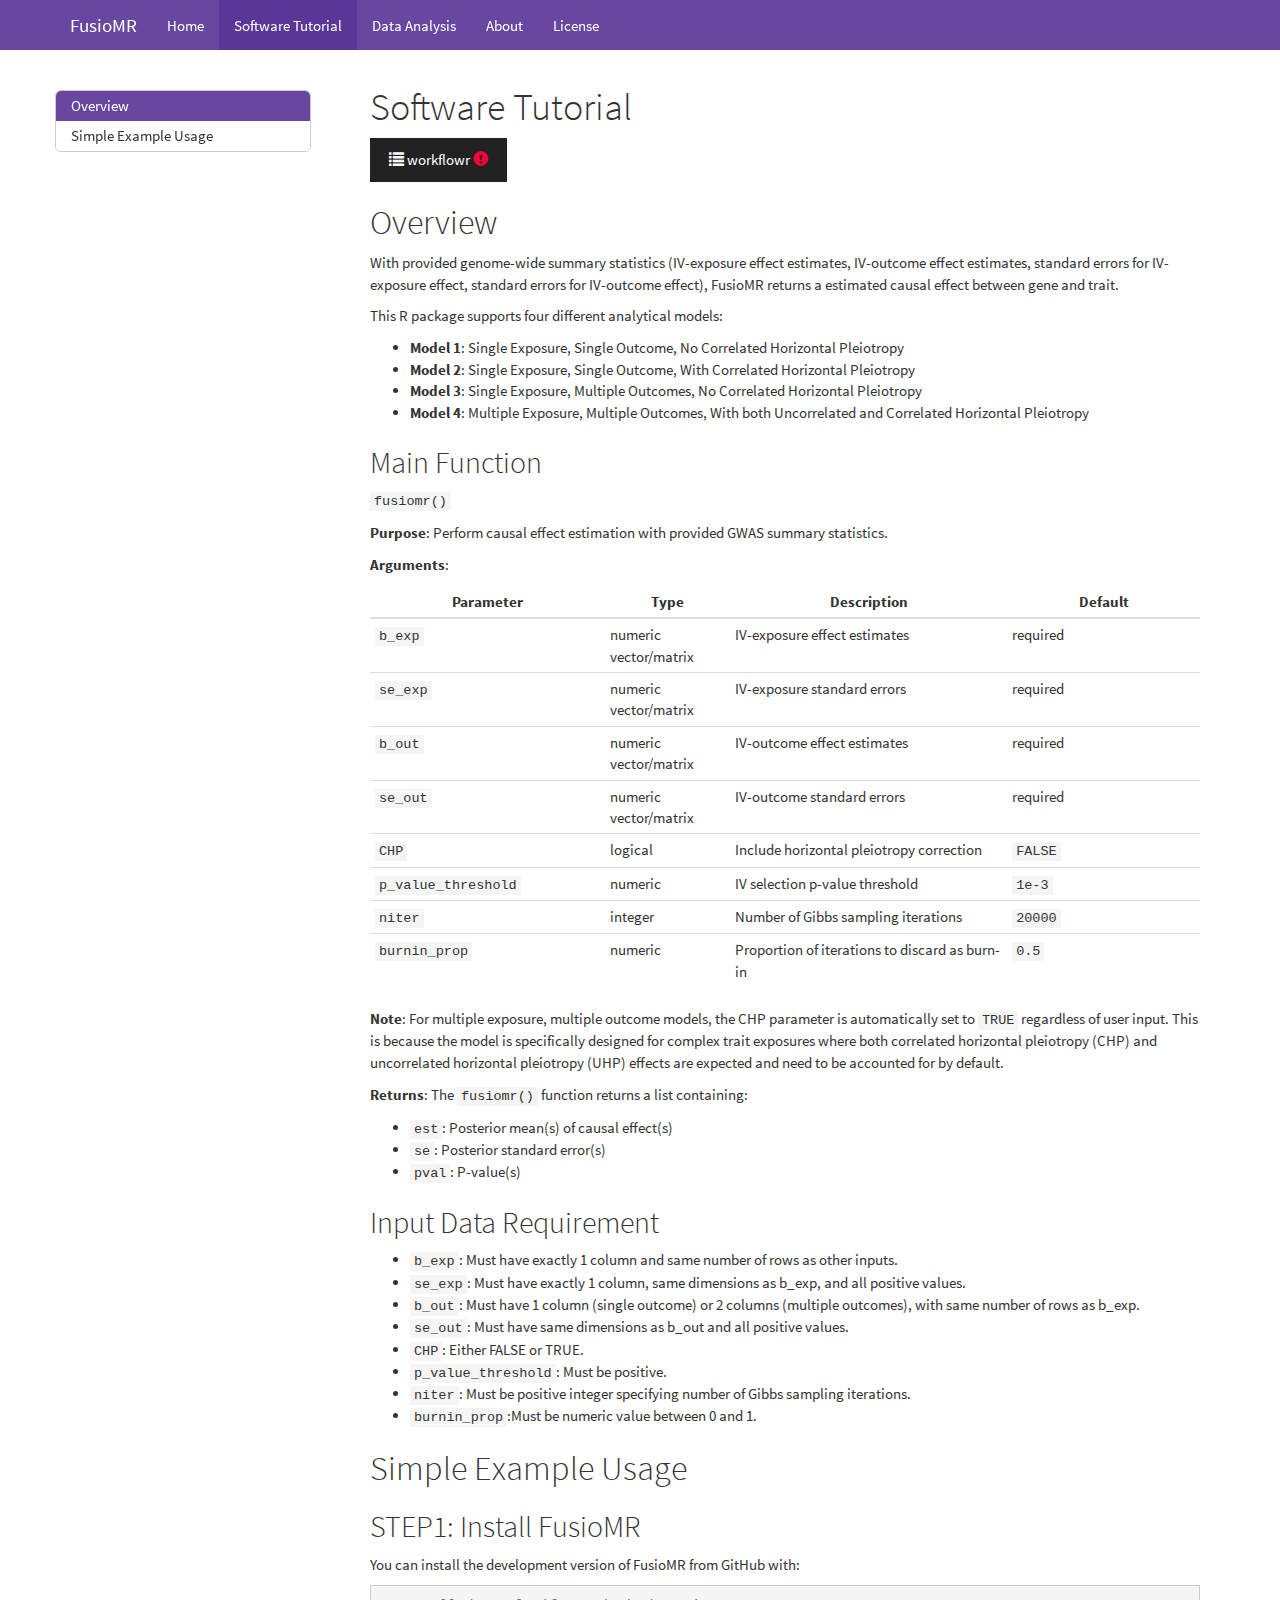
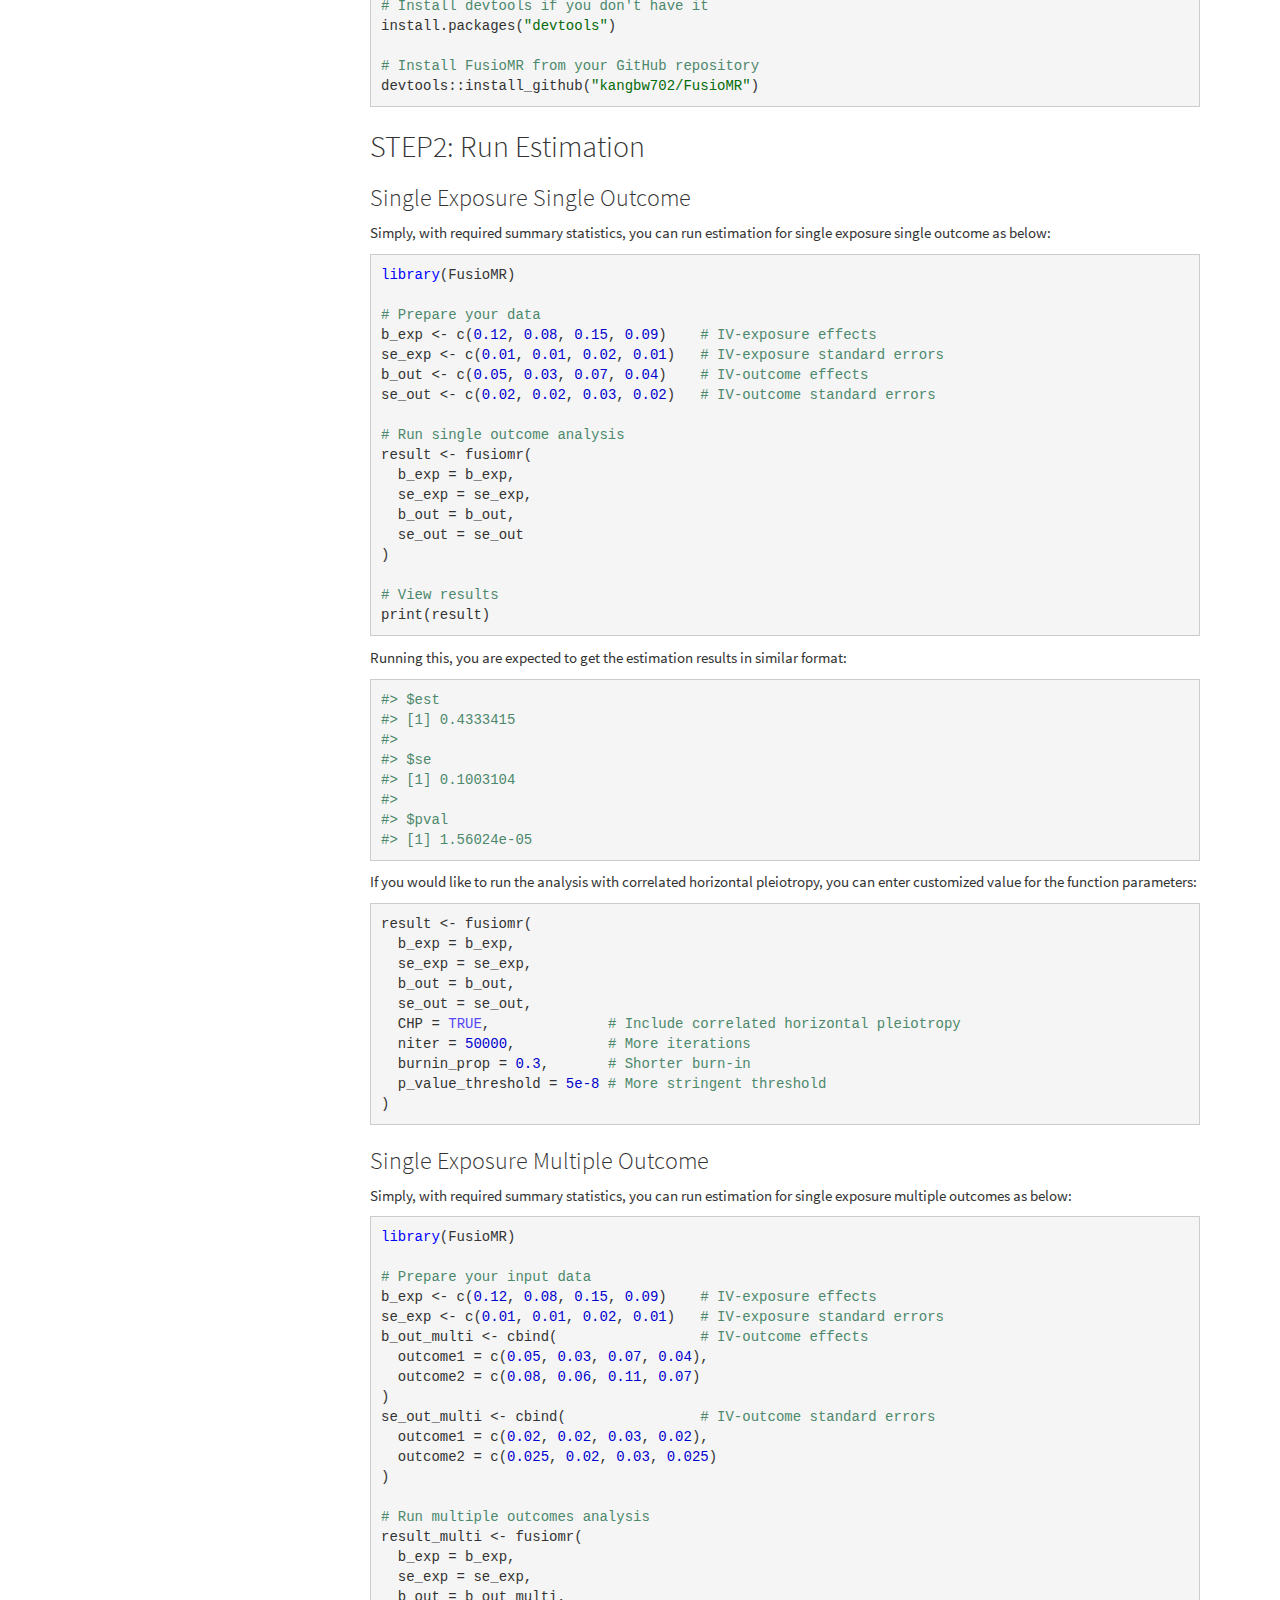
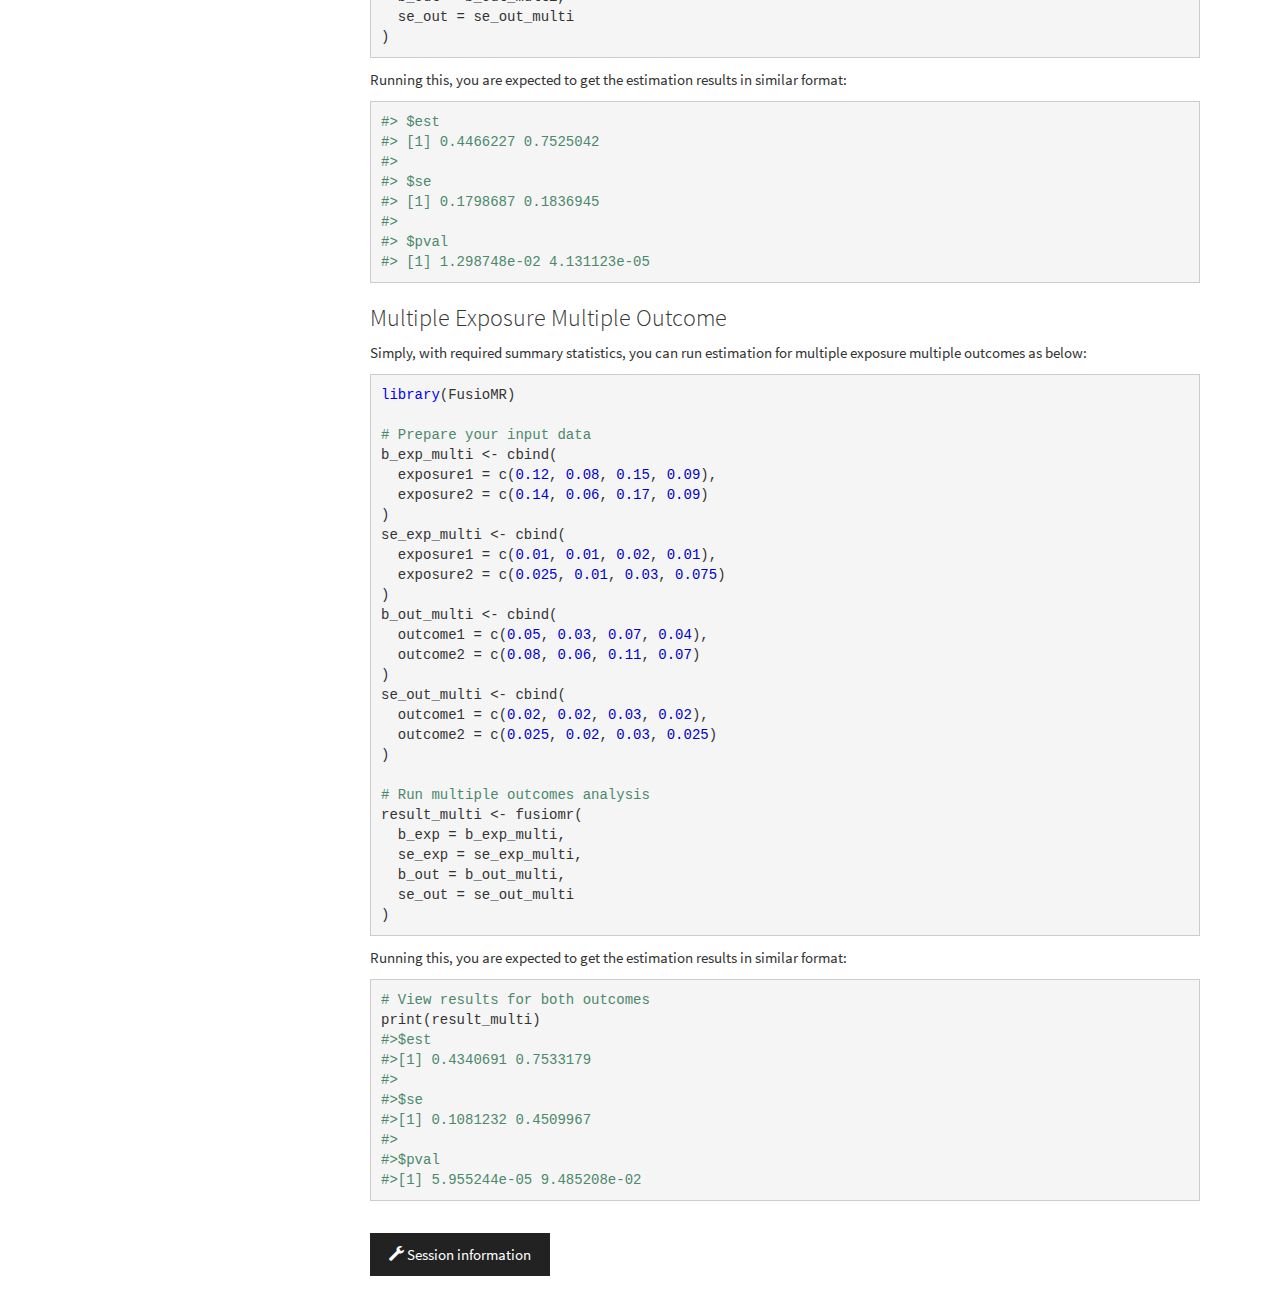
<file: docs/software_tutorial.html>
<!DOCTYPE html>

<html>

<head>

<meta charset="utf-8" />
<meta name="generator" content="pandoc" />
<meta http-equiv="X-UA-Compatible" content="IE=EDGE" />




<title>Software Tutorial</title>

<script src="site_libs/header-attrs-2.29/header-attrs.js"></script>
<script src="site_libs/jquery-3.6.0/jquery-3.6.0.min.js"></script>
<meta name="viewport" content="width=device-width, initial-scale=1" />
<link href="site_libs/bootstrap-3.3.5/css/cosmo.min.css" rel="stylesheet" />
<script src="site_libs/bootstrap-3.3.5/js/bootstrap.min.js"></script>
<script src="site_libs/bootstrap-3.3.5/shim/html5shiv.min.js"></script>
<script src="site_libs/bootstrap-3.3.5/shim/respond.min.js"></script>
<style>h1 {font-size: 34px;}
       h1.title {font-size: 38px;}
       h2 {font-size: 30px;}
       h3 {font-size: 24px;}
       h4 {font-size: 18px;}
       h5 {font-size: 16px;}
       h6 {font-size: 12px;}
       code {color: inherit; background-color: rgba(0, 0, 0, 0.04);}
       pre:not([class]) { background-color: white }</style>
<script src="site_libs/jqueryui-1.13.2/jquery-ui.min.js"></script>
<link href="site_libs/tocify-1.9.1/jquery.tocify.css" rel="stylesheet" />
<script src="site_libs/tocify-1.9.1/jquery.tocify.js"></script>
<script src="site_libs/navigation-1.1/tabsets.js"></script>
<link href="site_libs/highlightjs-9.12.0/textmate.css" rel="stylesheet" />
<script src="site_libs/highlightjs-9.12.0/highlight.js"></script>

<link rel="icon" href="https://github.com/workflowr/workflowr-assets/raw/main/img/reproducible.png">
<!-- Add a small amount of space between sections. -->
<style type="text/css">
div.section {
  padding-top: 12px;
}
</style>



<style type="text/css">
  code{white-space: pre-wrap;}
  span.smallcaps{font-variant: small-caps;}
  span.underline{text-decoration: underline;}
  div.column{display: inline-block; vertical-align: top; width: 50%;}
  div.hanging-indent{margin-left: 1.5em; text-indent: -1.5em;}
  ul.task-list{list-style: none;}
    </style>

<style type="text/css">code{white-space: pre;}</style>
<script type="text/javascript">
if (window.hljs) {
  hljs.configure({languages: []});
  hljs.initHighlightingOnLoad();
  if (document.readyState && document.readyState === "complete") {
    window.setTimeout(function() { hljs.initHighlighting(); }, 0);
  }
}
</script>






<link rel="stylesheet" href="style.css" type="text/css" />



<style type = "text/css">
.main-container {
  max-width: 940px;
  margin-left: auto;
  margin-right: auto;
}
img {
  max-width:100%;
}
.tabbed-pane {
  padding-top: 12px;
}
.html-widget {
  margin-bottom: 20px;
}
button.code-folding-btn:focus {
  outline: none;
}
summary {
  display: list-item;
}
details > summary > p:only-child {
  display: inline;
}
pre code {
  padding: 0;
}
</style>


<style type="text/css">
.dropdown-submenu {
  position: relative;
}
.dropdown-submenu>.dropdown-menu {
  top: 0;
  left: 100%;
  margin-top: -6px;
  margin-left: -1px;
  border-radius: 0 6px 6px 6px;
}
.dropdown-submenu:hover>.dropdown-menu {
  display: block;
}
.dropdown-submenu>a:after {
  display: block;
  content: " ";
  float: right;
  width: 0;
  height: 0;
  border-color: transparent;
  border-style: solid;
  border-width: 5px 0 5px 5px;
  border-left-color: #cccccc;
  margin-top: 5px;
  margin-right: -10px;
}
.dropdown-submenu:hover>a:after {
  border-left-color: #adb5bd;
}
.dropdown-submenu.pull-left {
  float: none;
}
.dropdown-submenu.pull-left>.dropdown-menu {
  left: -100%;
  margin-left: 10px;
  border-radius: 6px 0 6px 6px;
}
</style>

<script type="text/javascript">
// manage active state of menu based on current page
$(document).ready(function () {
  // active menu anchor
  href = window.location.pathname
  href = href.substr(href.lastIndexOf('/') + 1)
  if (href === "")
    href = "index.html";
  var menuAnchor = $('a[href="' + href + '"]');

  // mark the anchor link active (and if it's in a dropdown, also mark that active)
  var dropdown = menuAnchor.closest('li.dropdown');
  if (window.bootstrap) { // Bootstrap 4+
    menuAnchor.addClass('active');
    dropdown.find('> .dropdown-toggle').addClass('active');
  } else { // Bootstrap 3
    menuAnchor.parent().addClass('active');
    dropdown.addClass('active');
  }

  // Navbar adjustments
  var navHeight = $(".navbar").first().height() + 15;
  var style = document.createElement('style');
  var pt = "padding-top: " + navHeight + "px; ";
  var mt = "margin-top: -" + navHeight + "px; ";
  var css = "";
  // offset scroll position for anchor links (for fixed navbar)
  for (var i = 1; i <= 6; i++) {
    css += ".section h" + i + "{ " + pt + mt + "}\n";
  }
  style.innerHTML = "body {" + pt + "padding-bottom: 40px; }\n" + css;
  document.head.appendChild(style);
});
</script>

<!-- tabsets -->

<style type="text/css">
.tabset-dropdown > .nav-tabs {
  display: inline-table;
  max-height: 500px;
  min-height: 44px;
  overflow-y: auto;
  border: 1px solid #ddd;
  border-radius: 4px;
}

.tabset-dropdown > .nav-tabs > li.active:before, .tabset-dropdown > .nav-tabs.nav-tabs-open:before {
  content: "\e259";
  font-family: 'Glyphicons Halflings';
  display: inline-block;
  padding: 10px;
  border-right: 1px solid #ddd;
}

.tabset-dropdown > .nav-tabs.nav-tabs-open > li.active:before {
  content: "\e258";
  font-family: 'Glyphicons Halflings';
  border: none;
}

.tabset-dropdown > .nav-tabs > li.active {
  display: block;
}

.tabset-dropdown > .nav-tabs > li > a,
.tabset-dropdown > .nav-tabs > li > a:focus,
.tabset-dropdown > .nav-tabs > li > a:hover {
  border: none;
  display: inline-block;
  border-radius: 4px;
  background-color: transparent;
}

.tabset-dropdown > .nav-tabs.nav-tabs-open > li {
  display: block;
  float: none;
}

.tabset-dropdown > .nav-tabs > li {
  display: none;
}
</style>

<!-- code folding -->



<style type="text/css">

#TOC {
  margin: 25px 0px 20px 0px;
}
@media (max-width: 768px) {
#TOC {
  position: relative;
  width: 100%;
}
}

@media print {
.toc-content {
  /* see https://github.com/w3c/csswg-drafts/issues/4434 */
  float: right;
}
}

.toc-content {
  padding-left: 30px;
  padding-right: 40px;
}

div.main-container {
  max-width: 1200px;
}

div.tocify {
  width: 20%;
  max-width: 260px;
  max-height: 85%;
}

@media (min-width: 768px) and (max-width: 991px) {
  div.tocify {
    width: 25%;
  }
}

@media (max-width: 767px) {
  div.tocify {
    width: 100%;
    max-width: none;
  }
}

.tocify ul, .tocify li {
  line-height: 20px;
}

.tocify-subheader .tocify-item {
  font-size: 0.90em;
}

.tocify .list-group-item {
  border-radius: 0px;
}


</style>



</head>

<body>


<div class="container-fluid main-container">


<!-- setup 3col/9col grid for toc_float and main content  -->
<div class="row">
<div class="col-xs-12 col-sm-4 col-md-3">
<div id="TOC" class="tocify">
</div>
</div>

<div class="toc-content col-xs-12 col-sm-8 col-md-9">




<div class="navbar navbar-default  navbar-fixed-top" role="navigation">
  <div class="container">
    <div class="navbar-header">
      <button type="button" class="navbar-toggle collapsed" data-toggle="collapse" data-bs-toggle="collapse" data-target="#navbar" data-bs-target="#navbar">
        <span class="icon-bar"></span>
        <span class="icon-bar"></span>
        <span class="icon-bar"></span>
      </button>
      <a class="navbar-brand" href="index.html">FusioMR</a>
    </div>
    <div id="navbar" class="navbar-collapse collapse">
      <ul class="nav navbar-nav">
        <li>
  <a href="index.html">Home</a>
</li>
<li>
  <a href="software_tutorial.html">Software Tutorial</a>
</li>
<li>
  <a href="data_analysis.html">Data Analysis</a>
</li>
<li>
  <a href="about.html">About</a>
</li>
<li>
  <a href="license.html">License</a>
</li>
      </ul>
      <ul class="nav navbar-nav navbar-right">
        
      </ul>
    </div><!--/.nav-collapse -->
  </div><!--/.container -->
</div><!--/.navbar -->

<div id="header">



<h1 class="title toc-ignore">Software Tutorial</h1>

</div>


<p>
<button type="button" class="btn btn-default btn-workflowr btn-workflowr-report" data-toggle="collapse" data-target="#workflowr-report">
<span class="glyphicon glyphicon-list" aria-hidden="true"></span>
workflowr <span class="glyphicon glyphicon-exclamation-sign text-danger"
aria-hidden="true"></span>
</button>
</p>
<div id="workflowr-report" class="collapse">
<ul class="nav nav-tabs">
<li class="active">
<a data-toggle="tab" href="#summary">Summary</a>
</li>
<li>
<a data-toggle="tab" href="#checks"> Checks <span
class="glyphicon glyphicon-exclamation-sign text-danger"
aria-hidden="true"></span> </a>
</li>
<li>
<a data-toggle="tab" href="#versions">Past versions</a>
</li>
</ul>
<div class="tab-content">
<div id="summary" class="tab-pane fade in active">
<p>
<strong>Last updated:</strong> 2025-07-24
</p>
<p>
<strong>Checks:</strong> <span
class="glyphicon glyphicon-ok text-success" aria-hidden="true"></span> 6
<span class="glyphicon glyphicon-exclamation-sign text-danger"
aria-hidden="true"></span> 1
</p>
<p>
<strong>Knit directory:</strong> <code>FusioMR_web/</code> <span
class="glyphicon glyphicon-question-sign" aria-hidden="true"
title="This is the local directory in which the code in this file was executed.">
</span>
</p>
<p>
This reproducible <a href="https://rmarkdown.rstudio.com">R Markdown</a>
analysis was created with <a
  href="https://github.com/workflowr/workflowr">workflowr</a> (version
1.7.1). The <em>Checks</em> tab describes the reproducibility checks
that were applied when the results were created. The <em>Past
versions</em> tab lists the development history.
</p>
<hr>
</div>
<div id="checks" class="tab-pane fade">
<div id="workflowr-checks" class="panel-group">
<div class="panel panel-default">
<div class="panel-heading">
<p class="panel-title">
<a data-toggle="collapse" data-parent="#workflowr-checks" href="#strongRMarkdownfilestronguncommittedchanges">
<span class="glyphicon glyphicon-exclamation-sign text-danger"
aria-hidden="true"></span> <strong>R Markdown file:</strong> uncommitted
changes </a>
</p>
</div>
<div id="strongRMarkdownfilestronguncommittedchanges"
class="panel-collapse collapse">
<div class="panel-body">
<p>The R Markdown is untracked by Git. To know which version of the R
Markdown file created these results, you’ll want to first commit it to
the Git repo. If you’re still working on the analysis, you can ignore
this warning. When you’re finished, you can run
<code>wflow_publish</code> to commit the R Markdown file and build the
HTML.</p>
</div>
</div>
</div>
<div class="panel panel-default">
<div class="panel-heading">
<p class="panel-title">
<a data-toggle="collapse" data-parent="#workflowr-checks" href="#strongEnvironmentstrongempty">
<span class="glyphicon glyphicon-ok text-success"
aria-hidden="true"></span> <strong>Environment:</strong> empty </a>
</p>
</div>
<div id="strongEnvironmentstrongempty" class="panel-collapse collapse">
<div class="panel-body">
<p>Great job! The global environment was empty. Objects defined in the
global environment can affect the analysis in your R Markdown file in
unknown ways. For reproduciblity it’s best to always run the code in an
empty environment.</p>
</div>
</div>
</div>
<div class="panel panel-default">
<div class="panel-heading">
<p class="panel-title">
<a data-toggle="collapse" data-parent="#workflowr-checks" href="#strongSeedstrongcodesetseed20250724code">
<span class="glyphicon glyphicon-ok text-success"
aria-hidden="true"></span> <strong>Seed:</strong>
<code>set.seed(20250724)</code> </a>
</p>
</div>
<div id="strongSeedstrongcodesetseed20250724code"
class="panel-collapse collapse">
<div class="panel-body">
<p>The command <code>set.seed(20250724)</code> was run prior to running
the code in the R Markdown file. Setting a seed ensures that any results
that rely on randomness, e.g. subsampling or permutations, are
reproducible.</p>
</div>
</div>
</div>
<div class="panel panel-default">
<div class="panel-heading">
<p class="panel-title">
<a data-toggle="collapse" data-parent="#workflowr-checks" href="#strongSessioninformationstrongrecorded">
<span class="glyphicon glyphicon-ok text-success"
aria-hidden="true"></span> <strong>Session information:</strong>
recorded </a>
</p>
</div>
<div id="strongSessioninformationstrongrecorded"
class="panel-collapse collapse">
<div class="panel-body">
<p>Great job! Recording the operating system, R version, and package
versions is critical for reproducibility.</p>
</div>
</div>
</div>
<div class="panel panel-default">
<div class="panel-heading">
<p class="panel-title">
<a data-toggle="collapse" data-parent="#workflowr-checks" href="#strongCachestrongnone">
<span class="glyphicon glyphicon-ok text-success"
aria-hidden="true"></span> <strong>Cache:</strong> none </a>
</p>
</div>
<div id="strongCachestrongnone" class="panel-collapse collapse">
<div class="panel-body">
<p>Nice! There were no cached chunks for this analysis, so you can be
confident that you successfully produced the results during this
run.</p>
</div>
</div>
</div>
<div class="panel panel-default">
<div class="panel-heading">
<p class="panel-title">
<a data-toggle="collapse" data-parent="#workflowr-checks" href="#strongFilepathsstrongrelative">
<span class="glyphicon glyphicon-ok text-success"
aria-hidden="true"></span> <strong>File paths:</strong> relative </a>
</p>
</div>
<div id="strongFilepathsstrongrelative" class="panel-collapse collapse">
<div class="panel-body">
<p>Great job! Using relative paths to the files within your workflowr
project makes it easier to run your code on other machines.</p>
</div>
</div>
</div>
<div class="panel panel-default">
<div class="panel-heading">
<p class="panel-title">
<a data-toggle="collapse" data-parent="#workflowr-checks" href="#strongRepositoryversionstrongahrefhttpsgithubcomfsh56FusioMRwebtreea1e7fafe1e87a6e64048ff2bc408dd17a8d5c798targetblanka1e7fafa">
<span class="glyphicon glyphicon-ok text-success"
aria-hidden="true"></span> <strong>Repository version:</strong>
<a href="https://github.com/fsh56/FusioMR_web/tree/a1e7fafe1e87a6e64048ff2bc408dd17a8d5c798" target="_blank">a1e7faf</a>
</a>
</p>
</div>
<div
id="strongRepositoryversionstrongahrefhttpsgithubcomfsh56FusioMRwebtreea1e7fafe1e87a6e64048ff2bc408dd17a8d5c798targetblanka1e7fafa"
class="panel-collapse collapse">
<div class="panel-body">
<p>
Great! You are using Git for version control. Tracking code development
and connecting the code version to the results is critical for
reproducibility.
</p>
<p>
The results in this page were generated with repository version
<a href="https://github.com/fsh56/FusioMR_web/tree/a1e7fafe1e87a6e64048ff2bc408dd17a8d5c798" target="_blank">a1e7faf</a>.
See the <em>Past versions</em> tab to see a history of the changes made
to the R Markdown and HTML files.
</p>
<p>
Note that you need to be careful to ensure that all relevant files for
the analysis have been committed to Git prior to generating the results
(you can use <code>wflow_publish</code> or
<code>wflow_git_commit</code>). workflowr only checks the R Markdown
file, but you know if there are other scripts or data files that it
depends on. Below is the status of the Git repository when the results
were generated:
</p>
<pre><code>
Ignored files:
    Ignored:    .Rproj.user/
    Ignored:    src/gibbs_memo_joint.o

Untracked files:
    Untracked:  analysis/data_analysis.Rmd
    Untracked:  analysis/software_tutorial.Rmd
    Untracked:  analysis/style.css

Unstaged changes:
    Modified:   analysis/_site.yml
    Modified:   analysis/about.Rmd
    Modified:   analysis/index.Rmd
    Modified:   analysis/license.Rmd
    Modified:   src/FusioMR.so
    Modified:   src/RcppExports.o
    Modified:   src/fastlm.o
    Modified:   src/gibbs_semo_nohp.o
    Modified:   src/gibbs_seso_nohp.o
    Modified:   src/gibbs_seso_uhp_only.o
    Modified:   src/utils.o

</code></pre>
<p>
Note that any generated files, e.g. HTML, png, CSS, etc., are not
included in this status report because it is ok for generated content to
have uncommitted changes.
</p>
</div>
</div>
</div>
</div>
<hr>
</div>
<div id="versions" class="tab-pane fade">
<p>
These are the previous versions of the repository in which changes were
made to the R Markdown (<code>analysis/software_tutorial.Rmd</code>) and
HTML (<code>docs/software_tutorial.html</code>) files. If you’ve
configured a remote Git repository (see <code>?wflow_git_remote</code>),
click on the hyperlinks in the table below to view the files as they
were in that past version.
</p>
<div class="table-responsive">
<table class="table table-condensed table-hover">
<thead>
<tr>
<th>
File
</th>
<th>
Version
</th>
<th>
Author
</th>
<th>
Date
</th>
<th>
Message
</th>
</tr>
</thead>
<tbody>
<tr>
<td>
html
</td>
<td>
<a href="https://rawcdn.githack.com/fsh56/FusioMR_web/9feae2f0e0f190072b3111d30f22403dd027fa0b/docs/software_tutorial.html" target="_blank">9feae2f</a>
</td>
<td>
Sihao
</td>
<td>
2025-07-24
</td>
<td>
Move docs to root
</td>
</tr>
</tbody>
</table>
</div>
<hr>
</div>
</div>
</div>
<div id="overview" class="section level1">
<h1>Overview</h1>
<p>With provided genome-wide summary statistics (IV-exposure effect
estimates, IV-outcome effect estimates, standard errors for IV-exposure
effect, standard errors for IV-outcome effect), FusioMR returns a
estimated causal effect between gene and trait.</p>
<p>This R package supports four different analytical models:</p>
<ul>
<li><strong>Model 1</strong>: Single Exposure, Single Outcome, No
Correlated Horizontal Pleiotropy</li>
<li><strong>Model 2</strong>: Single Exposure, Single Outcome, With
Correlated Horizontal Pleiotropy</li>
<li><strong>Model 3</strong>: Single Exposure, Multiple Outcomes, No
Correlated Horizontal Pleiotropy</li>
<li><strong>Model 4</strong>: Multiple Exposure, Multiple Outcomes, With
both Uncorrelated and Correlated Horizontal Pleiotropy</li>
</ul>
<div id="main-function" class="section level2">
<h2>Main Function</h2>
<p><code>fusiomr()</code></p>
<p><strong>Purpose</strong>: Perform causal effect estimation with
provided GWAS summary statistics.</p>
<p><strong>Arguments</strong>:</p>
<table>
<colgroup>
<col width="28%" />
<col width="15%" />
<col width="33%" />
<col width="23%" />
</colgroup>
<thead>
<tr class="header">
<th>Parameter</th>
<th>Type</th>
<th>Description</th>
<th>Default</th>
</tr>
</thead>
<tbody>
<tr class="odd">
<td><code>b_exp</code></td>
<td>numeric vector/matrix</td>
<td>IV-exposure effect estimates</td>
<td>required</td>
</tr>
<tr class="even">
<td><code>se_exp</code></td>
<td>numeric vector/matrix</td>
<td>IV-exposure standard errors</td>
<td>required</td>
</tr>
<tr class="odd">
<td><code>b_out</code></td>
<td>numeric vector/matrix</td>
<td>IV-outcome effect estimates</td>
<td>required</td>
</tr>
<tr class="even">
<td><code>se_out</code></td>
<td>numeric vector/matrix</td>
<td>IV-outcome standard errors</td>
<td>required</td>
</tr>
<tr class="odd">
<td><code>CHP</code></td>
<td>logical</td>
<td>Include horizontal pleiotropy correction</td>
<td><code>FALSE</code></td>
</tr>
<tr class="even">
<td><code>p_value_threshold</code></td>
<td>numeric</td>
<td>IV selection p-value threshold</td>
<td><code>1e-3</code></td>
</tr>
<tr class="odd">
<td><code>niter</code></td>
<td>integer</td>
<td>Number of Gibbs sampling iterations</td>
<td><code>20000</code></td>
</tr>
<tr class="even">
<td><code>burnin_prop</code></td>
<td>numeric</td>
<td>Proportion of iterations to discard as burn-in</td>
<td><code>0.5</code></td>
</tr>
</tbody>
</table>
<p><strong>Note</strong>: For multiple exposure, multiple outcome
models, the CHP parameter is automatically set to <code>TRUE</code>
regardless of user input. This is because the model is specifically
designed for complex trait exposures where both correlated horizontal
pleiotropy (CHP) and uncorrelated horizontal pleiotropy (UHP) effects
are expected and need to be accounted for by default.</p>
<p><strong>Returns</strong>: The <code>fusiomr()</code> function returns
a list containing:</p>
<ul>
<li><code>est</code>: Posterior mean(s) of causal effect(s)</li>
<li><code>se</code>: Posterior standard error(s)</li>
<li><code>pval</code>: P-value(s)</li>
</ul>
</div>
<div id="input-data-requirement" class="section level2">
<h2>Input Data Requirement</h2>
<ul>
<li><code>b_exp</code>: Must have exactly 1 column and same number of
rows as other inputs.<br />
</li>
<li><code>se_exp</code>: Must have exactly 1 column, same dimensions as
b_exp, and all positive values.<br />
</li>
<li><code>b_out</code>: Must have 1 column (single outcome) or 2 columns
(multiple outcomes), with same number of rows as b_exp.<br />
</li>
<li><code>se_out</code>: Must have same dimensions as b_out and all
positive values.<br />
</li>
<li><code>CHP</code>: Either FALSE or TRUE.<br />
</li>
<li><code>p_value_threshold</code>: Must be positive.<br />
</li>
<li><code>niter</code>: Must be positive integer specifying number of
Gibbs sampling iterations.<br />
</li>
<li><code>burnin_prop</code>:Must be numeric value between 0 and 1.</li>
</ul>
</div>
</div>
<div id="simple-example-usage" class="section level1">
<h1>Simple Example Usage</h1>
<div id="step1-install-fusiomr" class="section level2">
<h2>STEP1: Install FusioMR</h2>
<p>You can install the development version of FusioMR from GitHub
with:</p>
<pre class="r"><code># Install devtools if you don&#39;t have it
install.packages(&quot;devtools&quot;)

# Install FusioMR from your GitHub repository
devtools::install_github(&quot;kangbw702/FusioMR&quot;)</code></pre>
</div>
<div id="step2-run-estimation" class="section level2">
<h2>STEP2: Run Estimation</h2>
<!--edit-->
<div id="single-exposure-single-outcome" class="section level3">
<h3>Single Exposure Single Outcome</h3>
<p>Simply, with required summary statistics, you can run estimation for
single exposure single outcome as below:</p>
<pre class="r"><code>library(FusioMR)

# Prepare your data
b_exp &lt;- c(0.12, 0.08, 0.15, 0.09)    # IV-exposure effects
se_exp &lt;- c(0.01, 0.01, 0.02, 0.01)   # IV-exposure standard errors
b_out &lt;- c(0.05, 0.03, 0.07, 0.04)    # IV-outcome effects  
se_out &lt;- c(0.02, 0.02, 0.03, 0.02)   # IV-outcome standard errors

# Run single outcome analysis
result &lt;- fusiomr(
  b_exp = b_exp,
  se_exp = se_exp, 
  b_out = b_out,
  se_out = se_out
)

# View results
print(result)</code></pre>
<p>Running this, you are expected to get the estimation results in
similar format:</p>
<pre class="r"><code>#&gt; $est
#&gt; [1] 0.4333415
#&gt; 
#&gt; $se  
#&gt; [1] 0.1003104
#&gt; 
#&gt; $pval
#&gt; [1] 1.56024e-05</code></pre>
<p>If you would like to run the analysis with correlated horizontal
pleiotropy, you can enter customized value for the function
parameters:</p>
<pre class="r"><code>result &lt;- fusiomr(
  b_exp = b_exp, 
  se_exp = se_exp,
  b_out = b_out, 
  se_out = se_out,
  CHP = TRUE,              # Include correlated horizontal pleiotropy
  niter = 50000,           # More iterations 
  burnin_prop = 0.3,       # Shorter burn-in
  p_value_threshold = 5e-8 # More stringent threshold
)</code></pre>
</div>
<div id="single-exposure-multiple-outcome" class="section level3">
<h3>Single Exposure Multiple Outcome</h3>
<p>Simply, with required summary statistics, you can run estimation for
single exposure multiple outcomes as below:</p>
<pre class="r"><code>library(FusioMR)

# Prepare your input data
b_exp &lt;- c(0.12, 0.08, 0.15, 0.09)    # IV-exposure effects
se_exp &lt;- c(0.01, 0.01, 0.02, 0.01)   # IV-exposure standard errors
b_out_multi &lt;- cbind(                 # IV-outcome effects 
  outcome1 = c(0.05, 0.03, 0.07, 0.04),
  outcome2 = c(0.08, 0.06, 0.11, 0.07)
)
se_out_multi &lt;- cbind(                # IV-outcome standard errors 
  outcome1 = c(0.02, 0.02, 0.03, 0.02),
  outcome2 = c(0.025, 0.02, 0.03, 0.025)
)

# Run multiple outcomes analysis
result_multi &lt;- fusiomr(
  b_exp = b_exp,
  se_exp = se_exp,
  b_out = b_out_multi,
  se_out = se_out_multi
)</code></pre>
<p>Running this, you are expected to get the estimation results in
similar format:</p>
<pre class="r"><code>#&gt; $est
#&gt; [1] 0.4466227 0.7525042
#&gt; 
#&gt; $se
#&gt; [1] 0.1798687 0.1836945
#&gt; 
#&gt; $pval
#&gt; [1] 1.298748e-02 4.131123e-05</code></pre>
</div>
<div id="multiple-exposure-multiple-outcome" class="section level3">
<h3>Multiple Exposure Multiple Outcome</h3>
<p>Simply, with required summary statistics, you can run estimation for
multiple exposure multiple outcomes as below:</p>
<pre class="r"><code>library(FusioMR)

# Prepare your input data
b_exp_multi &lt;- cbind(
  exposure1 = c(0.12, 0.08, 0.15, 0.09),
  exposure2 = c(0.14, 0.06, 0.17, 0.09)
)
se_exp_multi &lt;- cbind(
  exposure1 = c(0.01, 0.01, 0.02, 0.01),
  exposure2 = c(0.025, 0.01, 0.03, 0.075)
)
b_out_multi &lt;- cbind(                
  outcome1 = c(0.05, 0.03, 0.07, 0.04),
  outcome2 = c(0.08, 0.06, 0.11, 0.07)
)
se_out_multi &lt;- cbind(               
  outcome1 = c(0.02, 0.02, 0.03, 0.02),
  outcome2 = c(0.025, 0.02, 0.03, 0.025)
)

# Run multiple outcomes analysis
result_multi &lt;- fusiomr(
  b_exp = b_exp_multi,
  se_exp = se_exp_multi,
  b_out = b_out_multi,
  se_out = se_out_multi
)</code></pre>
<p>Running this, you are expected to get the estimation results in
similar format:</p>
<pre class="r"><code># View results for both outcomes
print(result_multi)
#&gt;$est
#&gt;[1] 0.4340691 0.7533179
#&gt;
#&gt;$se
#&gt;[1] 0.1081232 0.4509967
#&gt;
#&gt;$pval
#&gt;[1] 5.955244e-05 9.485208e-02</code></pre>
<br>
<p>
<button type="button" class="btn btn-default btn-workflowr btn-workflowr-sessioninfo" data-toggle="collapse" data-target="#workflowr-sessioninfo" style="display: block;">
<span class="glyphicon glyphicon-wrench" aria-hidden="true"></span>
Session information
</button>
</p>
<div id="workflowr-sessioninfo" class="collapse">
<pre class="r"><code>sessionInfo()</code></pre>
<pre><code>R version 4.4.3 (2025-02-28)
Platform: x86_64-apple-darwin20
Running under: macOS Sequoia 15.4.1

Matrix products: default
BLAS:   /Library/Frameworks/R.framework/Versions/4.4-x86_64/Resources/lib/libRblas.0.dylib 
LAPACK: /Library/Frameworks/R.framework/Versions/4.4-x86_64/Resources/lib/libRlapack.dylib;  LAPACK version 3.12.0

locale:
[1] en_US.UTF-8/en_US.UTF-8/en_US.UTF-8/C/en_US.UTF-8/en_US.UTF-8

time zone: America/Chicago
tzcode source: internal

attached base packages:
[1] stats     graphics  grDevices utils     datasets  methods   base     

other attached packages:
[1] workflowr_1.7.1

loaded via a namespace (and not attached):
 [1] vctrs_0.6.5       httr_1.4.7        cli_3.6.5         knitr_1.50       
 [5] rlang_1.1.6       xfun_0.52         stringi_1.8.7     processx_3.8.6   
 [9] promises_1.3.2    jsonlite_2.0.0    glue_1.8.0        rprojroot_2.0.4  
[13] git2r_0.36.2      htmltools_0.5.8.1 httpuv_1.6.16     ps_1.9.1         
[17] sass_0.4.10       rmarkdown_2.29    jquerylib_0.1.4   tibble_3.2.1     
[21] evaluate_1.0.3    fastmap_1.2.0     yaml_2.3.10       lifecycle_1.0.4  
[25] whisker_0.4.1     stringr_1.5.1     compiler_4.4.3    fs_1.6.6         
[29] pkgconfig_2.0.3   Rcpp_1.1.0        rstudioapi_0.17.1 later_1.4.2      
[33] digest_0.6.37     R6_2.6.1          pillar_1.10.2     callr_3.7.6      
[37] magrittr_2.0.3    bslib_0.9.0       tools_4.4.3       cachem_1.1.0     
[41] getPass_0.2-4    </code></pre>
</div>
</div>
</div>
</div>
</div>
</div>
</div>
</div>
</div>


<!-- Adjust MathJax settings so that all math formulae are shown using
TeX fonts only; see
https://docs.mathjax.org/en/latest/web/configuration.html. This will make
the presentation more consistent at the cost of the webpage sometimes
taking slightly longer to load. Note that this only works because the
footer is added to webpages before the MathJax javascript. -->
<script type="text/x-mathjax-config">
  MathJax.Hub.Config({
    "HTML-CSS": { availableFonts: ["TeX"] }
  });
</script>




</div>
</div>

</div>

<script>

// add bootstrap table styles to pandoc tables
function bootstrapStylePandocTables() {
  $('tr.odd').parent('tbody').parent('table').addClass('table table-condensed');
}
$(document).ready(function () {
  bootstrapStylePandocTables();
});


</script>

<!-- tabsets -->

<script>
$(document).ready(function () {
  window.buildTabsets("TOC");
});

$(document).ready(function () {
  $('.tabset-dropdown > .nav-tabs > li').click(function () {
    $(this).parent().toggleClass('nav-tabs-open');
  });
});
</script>

<!-- code folding -->

<script>
$(document).ready(function ()  {

    // temporarily add toc-ignore selector to headers for the consistency with Pandoc
    $('.unlisted.unnumbered').addClass('toc-ignore')

    // move toc-ignore selectors from section div to header
    $('div.section.toc-ignore')
        .removeClass('toc-ignore')
        .children('h1,h2,h3,h4,h5').addClass('toc-ignore');

    // establish options
    var options = {
      selectors: "h1,h2,h3",
      theme: "bootstrap3",
      context: '.toc-content',
      hashGenerator: function (text) {
        return text.replace(/[.\\/?&!#<>]/g, '').replace(/\s/g, '_');
      },
      ignoreSelector: ".toc-ignore",
      scrollTo: 0
    };
    options.showAndHide = true;
    options.smoothScroll = true;

    // tocify
    var toc = $("#TOC").tocify(options).data("toc-tocify");
});
</script>

<!-- dynamically load mathjax for compatibility with self-contained -->
<script>
  (function () {
    var script = document.createElement("script");
    script.type = "text/javascript";
    script.src  = "https://mathjax.rstudio.com/latest/MathJax.js?config=TeX-AMS-MML_HTMLorMML";
    document.getElementsByTagName("head")[0].appendChild(script);
  })();
</script>

</body>
</html>
</file>
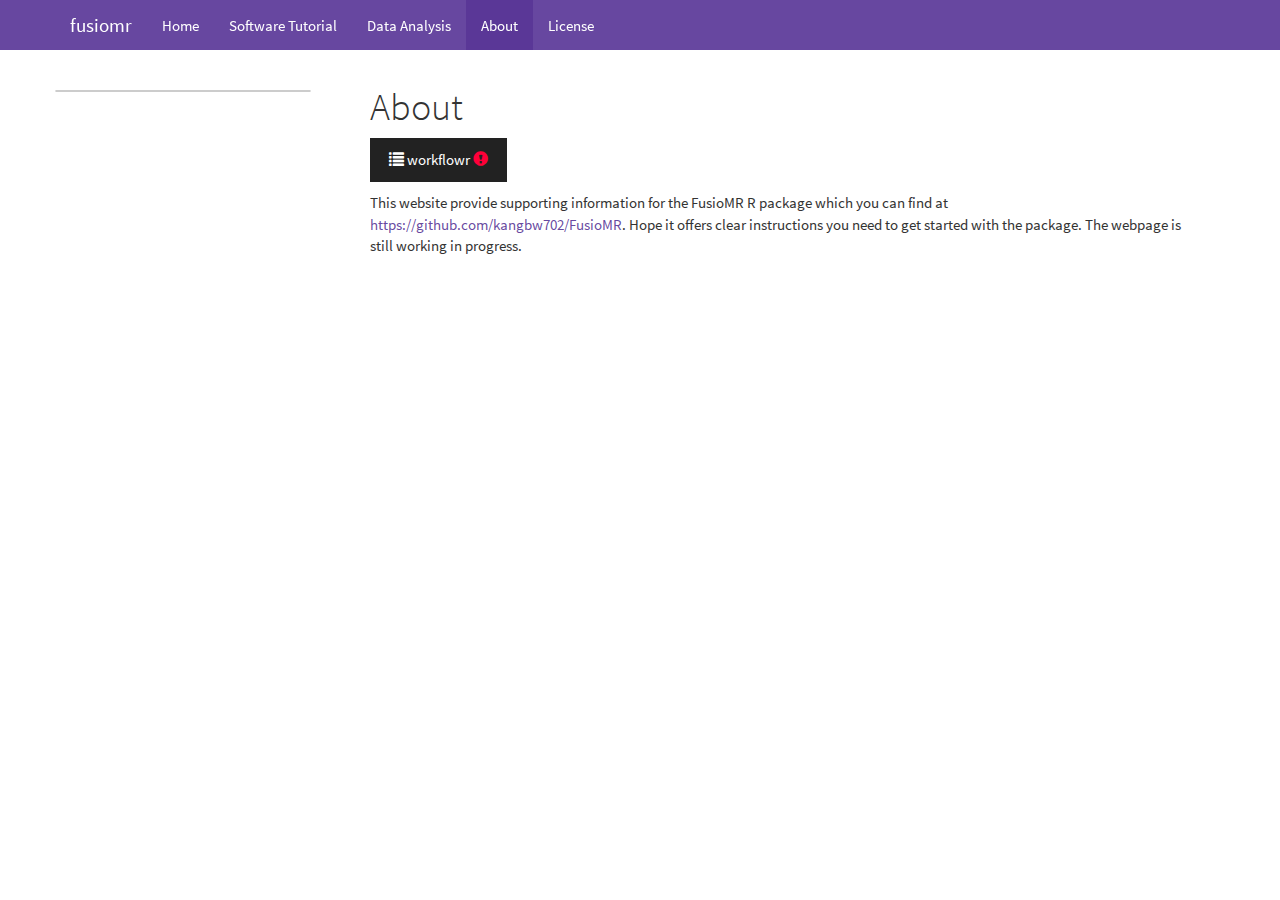
<file: fusiomr/docs/about.html>
<!DOCTYPE html>

<html>

<head>

<meta charset="utf-8" />
<meta name="generator" content="pandoc" />
<meta http-equiv="X-UA-Compatible" content="IE=EDGE" />




<title>About</title>

<script src="site_libs/header-attrs-2.29/header-attrs.js"></script>
<script src="site_libs/jquery-3.6.0/jquery-3.6.0.min.js"></script>
<meta name="viewport" content="width=device-width, initial-scale=1" />
<link href="site_libs/bootstrap-3.3.5/css/cosmo.min.css" rel="stylesheet" />
<script src="site_libs/bootstrap-3.3.5/js/bootstrap.min.js"></script>
<script src="site_libs/bootstrap-3.3.5/shim/html5shiv.min.js"></script>
<script src="site_libs/bootstrap-3.3.5/shim/respond.min.js"></script>
<style>h1 {font-size: 34px;}
       h1.title {font-size: 38px;}
       h2 {font-size: 30px;}
       h3 {font-size: 24px;}
       h4 {font-size: 18px;}
       h5 {font-size: 16px;}
       h6 {font-size: 12px;}
       code {color: inherit; background-color: rgba(0, 0, 0, 0.04);}
       pre:not([class]) { background-color: white }</style>
<script src="site_libs/jqueryui-1.13.2/jquery-ui.min.js"></script>
<link href="site_libs/tocify-1.9.1/jquery.tocify.css" rel="stylesheet" />
<script src="site_libs/tocify-1.9.1/jquery.tocify.js"></script>
<script src="site_libs/navigation-1.1/tabsets.js"></script>
<link href="site_libs/highlightjs-9.12.0/textmate.css" rel="stylesheet" />
<script src="site_libs/highlightjs-9.12.0/highlight.js"></script>

<link rel="icon" href="https://github.com/workflowr/workflowr-assets/raw/main/img/reproducible.png">
<!-- Add a small amount of space between sections. -->
<style type="text/css">
div.section {
  padding-top: 12px;
}
</style>



<style type="text/css">
  code{white-space: pre-wrap;}
  span.smallcaps{font-variant: small-caps;}
  span.underline{text-decoration: underline;}
  div.column{display: inline-block; vertical-align: top; width: 50%;}
  div.hanging-indent{margin-left: 1.5em; text-indent: -1.5em;}
  ul.task-list{list-style: none;}
    </style>

<style type="text/css">code{white-space: pre;}</style>
<script type="text/javascript">
if (window.hljs) {
  hljs.configure({languages: []});
  hljs.initHighlightingOnLoad();
  if (document.readyState && document.readyState === "complete") {
    window.setTimeout(function() { hljs.initHighlighting(); }, 0);
  }
}
</script>






<link rel="stylesheet" href="style.css" type="text/css" />



<style type = "text/css">
.main-container {
  max-width: 940px;
  margin-left: auto;
  margin-right: auto;
}
img {
  max-width:100%;
}
.tabbed-pane {
  padding-top: 12px;
}
.html-widget {
  margin-bottom: 20px;
}
button.code-folding-btn:focus {
  outline: none;
}
summary {
  display: list-item;
}
details > summary > p:only-child {
  display: inline;
}
pre code {
  padding: 0;
}
</style>


<style type="text/css">
.dropdown-submenu {
  position: relative;
}
.dropdown-submenu>.dropdown-menu {
  top: 0;
  left: 100%;
  margin-top: -6px;
  margin-left: -1px;
  border-radius: 0 6px 6px 6px;
}
.dropdown-submenu:hover>.dropdown-menu {
  display: block;
}
.dropdown-submenu>a:after {
  display: block;
  content: " ";
  float: right;
  width: 0;
  height: 0;
  border-color: transparent;
  border-style: solid;
  border-width: 5px 0 5px 5px;
  border-left-color: #cccccc;
  margin-top: 5px;
  margin-right: -10px;
}
.dropdown-submenu:hover>a:after {
  border-left-color: #adb5bd;
}
.dropdown-submenu.pull-left {
  float: none;
}
.dropdown-submenu.pull-left>.dropdown-menu {
  left: -100%;
  margin-left: 10px;
  border-radius: 6px 0 6px 6px;
}
</style>

<script type="text/javascript">
// manage active state of menu based on current page
$(document).ready(function () {
  // active menu anchor
  href = window.location.pathname
  href = href.substr(href.lastIndexOf('/') + 1)
  if (href === "")
    href = "index.html";
  var menuAnchor = $('a[href="' + href + '"]');

  // mark the anchor link active (and if it's in a dropdown, also mark that active)
  var dropdown = menuAnchor.closest('li.dropdown');
  if (window.bootstrap) { // Bootstrap 4+
    menuAnchor.addClass('active');
    dropdown.find('> .dropdown-toggle').addClass('active');
  } else { // Bootstrap 3
    menuAnchor.parent().addClass('active');
    dropdown.addClass('active');
  }

  // Navbar adjustments
  var navHeight = $(".navbar").first().height() + 15;
  var style = document.createElement('style');
  var pt = "padding-top: " + navHeight + "px; ";
  var mt = "margin-top: -" + navHeight + "px; ";
  var css = "";
  // offset scroll position for anchor links (for fixed navbar)
  for (var i = 1; i <= 6; i++) {
    css += ".section h" + i + "{ " + pt + mt + "}\n";
  }
  style.innerHTML = "body {" + pt + "padding-bottom: 40px; }\n" + css;
  document.head.appendChild(style);
});
</script>

<!-- tabsets -->

<style type="text/css">
.tabset-dropdown > .nav-tabs {
  display: inline-table;
  max-height: 500px;
  min-height: 44px;
  overflow-y: auto;
  border: 1px solid #ddd;
  border-radius: 4px;
}

.tabset-dropdown > .nav-tabs > li.active:before, .tabset-dropdown > .nav-tabs.nav-tabs-open:before {
  content: "\e259";
  font-family: 'Glyphicons Halflings';
  display: inline-block;
  padding: 10px;
  border-right: 1px solid #ddd;
}

.tabset-dropdown > .nav-tabs.nav-tabs-open > li.active:before {
  content: "\e258";
  font-family: 'Glyphicons Halflings';
  border: none;
}

.tabset-dropdown > .nav-tabs > li.active {
  display: block;
}

.tabset-dropdown > .nav-tabs > li > a,
.tabset-dropdown > .nav-tabs > li > a:focus,
.tabset-dropdown > .nav-tabs > li > a:hover {
  border: none;
  display: inline-block;
  border-radius: 4px;
  background-color: transparent;
}

.tabset-dropdown > .nav-tabs.nav-tabs-open > li {
  display: block;
  float: none;
}

.tabset-dropdown > .nav-tabs > li {
  display: none;
}
</style>

<!-- code folding -->



<style type="text/css">

#TOC {
  margin: 25px 0px 20px 0px;
}
@media (max-width: 768px) {
#TOC {
  position: relative;
  width: 100%;
}
}

@media print {
.toc-content {
  /* see https://github.com/w3c/csswg-drafts/issues/4434 */
  float: right;
}
}

.toc-content {
  padding-left: 30px;
  padding-right: 40px;
}

div.main-container {
  max-width: 1200px;
}

div.tocify {
  width: 20%;
  max-width: 260px;
  max-height: 85%;
}

@media (min-width: 768px) and (max-width: 991px) {
  div.tocify {
    width: 25%;
  }
}

@media (max-width: 767px) {
  div.tocify {
    width: 100%;
    max-width: none;
  }
}

.tocify ul, .tocify li {
  line-height: 20px;
}

.tocify-subheader .tocify-item {
  font-size: 0.90em;
}

.tocify .list-group-item {
  border-radius: 0px;
}


</style>



</head>

<body>


<div class="container-fluid main-container">


<!-- setup 3col/9col grid for toc_float and main content  -->
<div class="row">
<div class="col-xs-12 col-sm-4 col-md-3">
<div id="TOC" class="tocify">
</div>
</div>

<div class="toc-content col-xs-12 col-sm-8 col-md-9">




<div class="navbar navbar-default  navbar-fixed-top" role="navigation">
  <div class="container">
    <div class="navbar-header">
      <button type="button" class="navbar-toggle collapsed" data-toggle="collapse" data-bs-toggle="collapse" data-target="#navbar" data-bs-target="#navbar">
        <span class="icon-bar"></span>
        <span class="icon-bar"></span>
        <span class="icon-bar"></span>
      </button>
      <a class="navbar-brand" href="index.html">fusiomr</a>
    </div>
    <div id="navbar" class="navbar-collapse collapse">
      <ul class="nav navbar-nav">
        <li>
  <a href="index.html">Home</a>
</li>
<li>
  <a href="software_tutorial.html">Software Tutorial</a>
</li>
<li>
  <a href="data_analysis.html">Data Analysis</a>
</li>
<li>
  <a href="about.html">About</a>
</li>
<li>
  <a href="license.html">License</a>
</li>
      </ul>
      <ul class="nav navbar-nav navbar-right">
        
      </ul>
    </div><!--/.nav-collapse -->
  </div><!--/.container -->
</div><!--/.navbar -->

<div id="header">



<h1 class="title toc-ignore">About</h1>

</div>


<p>
<button type="button" class="btn btn-default btn-workflowr btn-workflowr-report" data-toggle="collapse" data-target="#workflowr-report">
<span class="glyphicon glyphicon-list" aria-hidden="true"></span>
workflowr <span class="glyphicon glyphicon-exclamation-sign text-danger"
aria-hidden="true"></span>
</button>
</p>
<div id="workflowr-report" class="collapse">
<ul class="nav nav-tabs">
<li class="active">
<a data-toggle="tab" href="#summary">Summary</a>
</li>
<li>
<a data-toggle="tab" href="#checks"> Checks <span
class="glyphicon glyphicon-exclamation-sign text-danger"
aria-hidden="true"></span> </a>
</li>
<li>
<a data-toggle="tab" href="#versions">Past versions</a>
</li>
</ul>
<div class="tab-content">
<div id="summary" class="tab-pane fade in active">
<p>
<strong>Last updated:</strong> 2025-07-23
</p>
<p>
<strong>Checks:</strong> <span
class="glyphicon glyphicon-ok text-success" aria-hidden="true"></span> 1
<span class="glyphicon glyphicon-exclamation-sign text-danger"
aria-hidden="true"></span> 1
</p>
<p>
<strong>Knit directory:</strong> <code>fusiomr/</code> <span
class="glyphicon glyphicon-question-sign" aria-hidden="true"
title="This is the local directory in which the code in this file was executed.">
</span>
</p>
<p>
This reproducible <a href="https://rmarkdown.rstudio.com">R Markdown</a>
analysis was created with <a
  href="https://github.com/workflowr/workflowr">workflowr</a> (version
1.7.1). The <em>Checks</em> tab describes the reproducibility checks
that were applied when the results were created. The <em>Past
versions</em> tab lists the development history.
</p>
<hr>
</div>
<div id="checks" class="tab-pane fade">
<div id="workflowr-checks" class="panel-group">
<div class="panel panel-default">
<div class="panel-heading">
<p class="panel-title">
<a data-toggle="collapse" data-parent="#workflowr-checks" href="#strongRMarkdownfilestronguncommittedchanges">
<span class="glyphicon glyphicon-exclamation-sign text-danger"
aria-hidden="true"></span> <strong>R Markdown file:</strong> uncommitted
changes </a>
</p>
</div>
<div id="strongRMarkdownfilestronguncommittedchanges"
class="panel-collapse collapse">
<div class="panel-body">
<p>The R Markdown file has unstaged changes. To know which version of
the R Markdown file created these results, you’ll want to first commit
it to the Git repo. If you’re still working on the analysis, you can
ignore this warning. When you’re finished, you can run
<code>wflow_publish</code> to commit the R Markdown file and build the
HTML.</p>
</div>
</div>
</div>
<div class="panel panel-default">
<div class="panel-heading">
<p class="panel-title">
<a data-toggle="collapse" data-parent="#workflowr-checks" href="#strongRepositoryversionstrongahrefhttpsgithubcomkangbw702FusioMRtreeefe68c81f5175ec39e69c90c3ef2226b092d81edtargetblankefe68c8a">
<span class="glyphicon glyphicon-ok text-success"
aria-hidden="true"></span> <strong>Repository version:</strong>
<a href="https://github.com/kangbw702/FusioMR/tree/efe68c81f5175ec39e69c90c3ef2226b092d81ed" target="_blank">efe68c8</a>
</a>
</p>
</div>
<div
id="strongRepositoryversionstrongahrefhttpsgithubcomkangbw702FusioMRtreeefe68c81f5175ec39e69c90c3ef2226b092d81edtargetblankefe68c8a"
class="panel-collapse collapse">
<div class="panel-body">
<p>
Great! You are using Git for version control. Tracking code development
and connecting the code version to the results is critical for
reproducibility.
</p>
<p>
The results in this page were generated with repository version
<a href="https://github.com/kangbw702/FusioMR/tree/efe68c81f5175ec39e69c90c3ef2226b092d81ed" target="_blank">efe68c8</a>.
See the <em>Past versions</em> tab to see a history of the changes made
to the R Markdown and HTML files.
</p>
<p>
Note that you need to be careful to ensure that all relevant files for
the analysis have been committed to Git prior to generating the results
(you can use <code>wflow_publish</code> or
<code>wflow_git_commit</code>). workflowr only checks the R Markdown
file, but you know if there are other scripts or data files that it
depends on. Below is the status of the Git repository when the results
were generated:
</p>
<pre><code>
Ignored files:
    Ignored:    .Rproj.user/
    Ignored:    src/gibbs_memo_joint.o

Unstaged changes:
    Modified:   README.md
    Modified:   fusiomr/analysis/about.Rmd
    Modified:   fusiomr/analysis/data_analysis.Rmd
    Modified:   fusiomr/analysis/license.Rmd
    Modified:   fusiomr/analysis/style.css
    Deleted:    tutorial/.Rprofile
    Deleted:    tutorial/.gitattributes
    Deleted:    tutorial/.gitignore
    Deleted:    tutorial/README.md
    Deleted:    tutorial/_workflowr.yml
    Deleted:    tutorial/analysis/_site.yml
    Deleted:    tutorial/analysis/about.Rmd
    Deleted:    tutorial/analysis/index.Rmd
    Deleted:    tutorial/analysis/license.Rmd
    Deleted:    tutorial/code/README.md
    Deleted:    tutorial/data/README.md
    Deleted:    tutorial/docs/.nojekyll
    Deleted:    tutorial/output/README.md
    Deleted:    tutorial/tutorial.Rproj

</code></pre>
<p>
Note that any generated files, e.g. HTML, png, CSS, etc., are not
included in this status report because it is ok for generated content to
have uncommitted changes.
</p>
</div>
</div>
</div>
</div>
<hr>
</div>
<div id="versions" class="tab-pane fade">
<p>
These are the previous versions of the repository in which changes were
made to the R Markdown (<code>fusiomr/analysis/about.Rmd</code>) and
HTML (<code>fusiomr/docs/about.html</code>) files. If you’ve configured
a remote Git repository (see <code>?wflow_git_remote</code>), click on
the hyperlinks in the table below to view the files as they were in that
past version.
</p>
<div class="table-responsive">
<table class="table table-condensed table-hover">
<thead>
<tr>
<th>
File
</th>
<th>
Version
</th>
<th>
Author
</th>
<th>
Date
</th>
<th>
Message
</th>
</tr>
</thead>
<tbody>
<tr>
<td>
Rmd
</td>
<td>
<a href="https://github.com/kangbw702/FusioMR/blob/ae124caca5910e6c9a6c46c8663f55ec7767323e/fusiomr/analysis/about.Rmd" target="_blank">ae124ca</a>
</td>
<td>
Sihao
</td>
<td>
2025-07-23
</td>
<td>
update tutorial
</td>
</tr>
<tr>
<td>
html
</td>
<td>
<a href="https://rawcdn.githack.com/kangbw702/FusioMR/ae124caca5910e6c9a6c46c8663f55ec7767323e/fusiomr/docs/about.html" target="_blank">ae124ca</a>
</td>
<td>
Sihao
</td>
<td>
2025-07-23
</td>
<td>
update tutorial
</td>
</tr>
<tr>
<td>
html
</td>
<td>
<a href="https://rawcdn.githack.com/kangbw702/FusioMR/93320b0f05ecfac728f7d4f87b1d575d55ccdda8/fusiomr/docs/about.html" target="_blank">93320b0</a>
</td>
<td>
Sihao
</td>
<td>
2025-07-23
</td>
<td>
update web
</td>
</tr>
<tr>
<td>
Rmd
</td>
<td>
<a href="https://github.com/kangbw702/FusioMR/blob/acc26fbbc6e089d801d780ac5e10bf52cb816052/fusiomr/analysis/about.Rmd" target="_blank">acc26fb</a>
</td>
<td>
Sihao
</td>
<td>
2025-07-23
</td>
<td>
Start workflowr project.
</td>
</tr>
</tbody>
</table>
</div>
<hr>
</div>
</div>
</div>
<p>This website provide supporting information for the FusioMR R package
which you can find at <a href="https://github.com/kangbw702/FusioMR"
class="uri">https://github.com/kangbw702/FusioMR</a>. Hope it offers
clear instructions you need to get started with the package. The webpage
is still working in progress.</p>
</div>
</div>
</div>
</div>
</div>


<!-- Adjust MathJax settings so that all math formulae are shown using
TeX fonts only; see
https://docs.mathjax.org/en/latest/web/configuration.html. This will make
the presentation more consistent at the cost of the webpage sometimes
taking slightly longer to load. Note that this only works because the
footer is added to webpages before the MathJax javascript. -->
<script type="text/x-mathjax-config">
  MathJax.Hub.Config({
    "HTML-CSS": { availableFonts: ["TeX"] }
  });
</script>




</div>
</div>

</div>

<script>

// add bootstrap table styles to pandoc tables
function bootstrapStylePandocTables() {
  $('tr.odd').parent('tbody').parent('table').addClass('table table-condensed');
}
$(document).ready(function () {
  bootstrapStylePandocTables();
});


</script>

<!-- tabsets -->

<script>
$(document).ready(function () {
  window.buildTabsets("TOC");
});

$(document).ready(function () {
  $('.tabset-dropdown > .nav-tabs > li').click(function () {
    $(this).parent().toggleClass('nav-tabs-open');
  });
});
</script>

<!-- code folding -->

<script>
$(document).ready(function ()  {

    // temporarily add toc-ignore selector to headers for the consistency with Pandoc
    $('.unlisted.unnumbered').addClass('toc-ignore')

    // move toc-ignore selectors from section div to header
    $('div.section.toc-ignore')
        .removeClass('toc-ignore')
        .children('h1,h2,h3,h4,h5').addClass('toc-ignore');

    // establish options
    var options = {
      selectors: "h1,h2,h3",
      theme: "bootstrap3",
      context: '.toc-content',
      hashGenerator: function (text) {
        return text.replace(/[.\\/?&!#<>]/g, '').replace(/\s/g, '_');
      },
      ignoreSelector: ".toc-ignore",
      scrollTo: 0
    };
    options.showAndHide = true;
    options.smoothScroll = true;

    // tocify
    var toc = $("#TOC").tocify(options).data("toc-tocify");
});
</script>

<!-- dynamically load mathjax for compatibility with self-contained -->
<script>
  (function () {
    var script = document.createElement("script");
    script.type = "text/javascript";
    script.src  = "https://mathjax.rstudio.com/latest/MathJax.js?config=TeX-AMS-MML_HTMLorMML";
    document.getElementsByTagName("head")[0].appendChild(script);
  })();
</script>

</body>
</html>
</file>
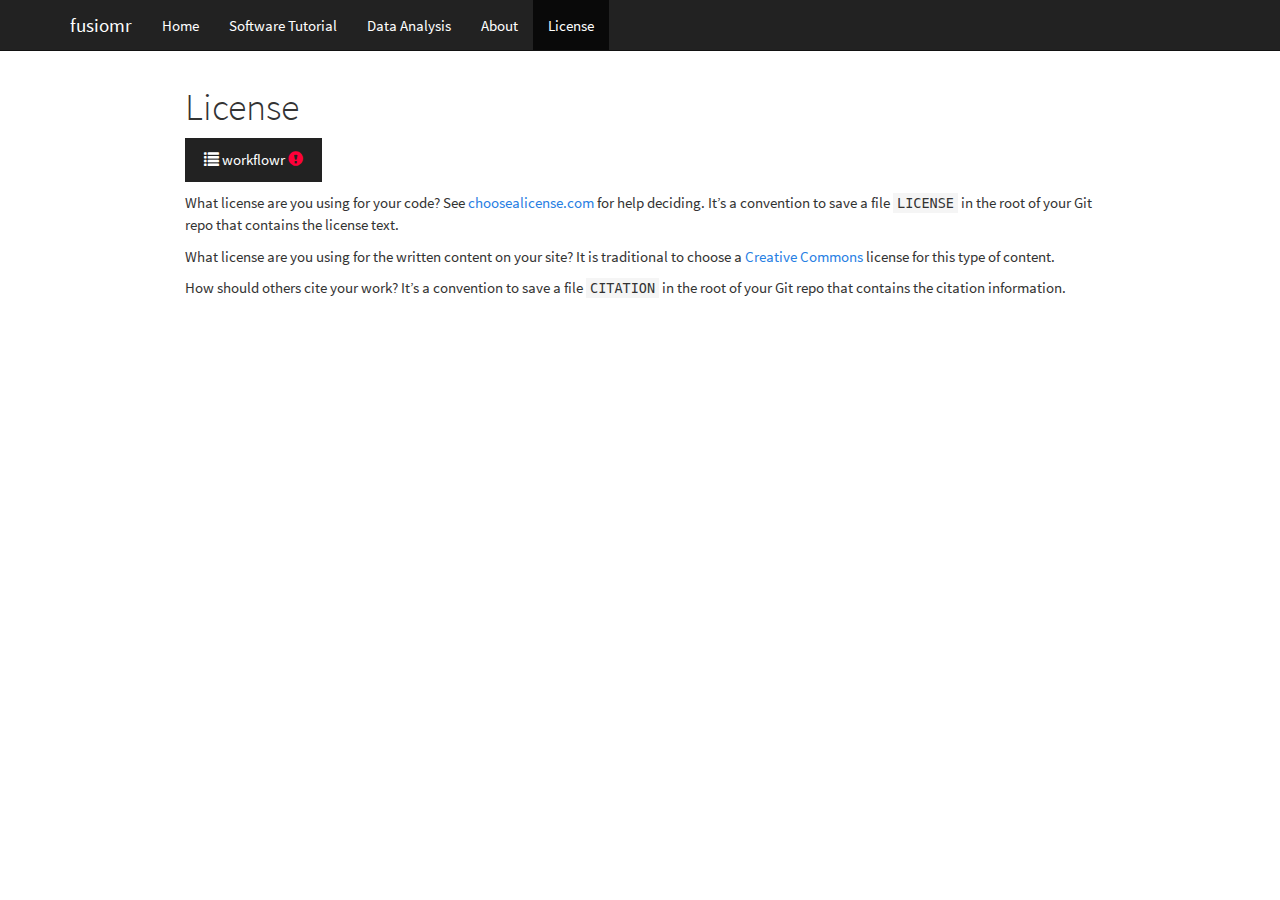
<file: fusiomr/docs/license.html>
<!DOCTYPE html>

<html>

<head>

<meta charset="utf-8" />
<meta name="generator" content="pandoc" />
<meta http-equiv="X-UA-Compatible" content="IE=EDGE" />




<title>License</title>

<script src="site_libs/header-attrs-2.29/header-attrs.js"></script>
<script src="site_libs/jquery-3.6.0/jquery-3.6.0.min.js"></script>
<meta name="viewport" content="width=device-width, initial-scale=1" />
<link href="site_libs/bootstrap-3.3.5/css/cosmo.min.css" rel="stylesheet" />
<script src="site_libs/bootstrap-3.3.5/js/bootstrap.min.js"></script>
<script src="site_libs/bootstrap-3.3.5/shim/html5shiv.min.js"></script>
<script src="site_libs/bootstrap-3.3.5/shim/respond.min.js"></script>
<style>h1 {font-size: 34px;}
       h1.title {font-size: 38px;}
       h2 {font-size: 30px;}
       h3 {font-size: 24px;}
       h4 {font-size: 18px;}
       h5 {font-size: 16px;}
       h6 {font-size: 12px;}
       code {color: inherit; background-color: rgba(0, 0, 0, 0.04);}
       pre:not([class]) { background-color: white }</style>
<script src="site_libs/navigation-1.1/tabsets.js"></script>
<link href="site_libs/highlightjs-9.12.0/textmate.css" rel="stylesheet" />
<script src="site_libs/highlightjs-9.12.0/highlight.js"></script>

<link rel="icon" href="https://github.com/workflowr/workflowr-assets/raw/main/img/reproducible.png">
<!-- Add a small amount of space between sections. -->
<style type="text/css">
div.section {
  padding-top: 12px;
}
</style>



<style type="text/css">
  code{white-space: pre-wrap;}
  span.smallcaps{font-variant: small-caps;}
  span.underline{text-decoration: underline;}
  div.column{display: inline-block; vertical-align: top; width: 50%;}
  div.hanging-indent{margin-left: 1.5em; text-indent: -1.5em;}
  ul.task-list{list-style: none;}
    </style>

<style type="text/css">code{white-space: pre;}</style>
<script type="text/javascript">
if (window.hljs) {
  hljs.configure({languages: []});
  hljs.initHighlightingOnLoad();
  if (document.readyState && document.readyState === "complete") {
    window.setTimeout(function() { hljs.initHighlighting(); }, 0);
  }
}
</script>









<style type = "text/css">
.main-container {
  max-width: 940px;
  margin-left: auto;
  margin-right: auto;
}
img {
  max-width:100%;
}
.tabbed-pane {
  padding-top: 12px;
}
.html-widget {
  margin-bottom: 20px;
}
button.code-folding-btn:focus {
  outline: none;
}
summary {
  display: list-item;
}
details > summary > p:only-child {
  display: inline;
}
pre code {
  padding: 0;
}
</style>


<style type="text/css">
.dropdown-submenu {
  position: relative;
}
.dropdown-submenu>.dropdown-menu {
  top: 0;
  left: 100%;
  margin-top: -6px;
  margin-left: -1px;
  border-radius: 0 6px 6px 6px;
}
.dropdown-submenu:hover>.dropdown-menu {
  display: block;
}
.dropdown-submenu>a:after {
  display: block;
  content: " ";
  float: right;
  width: 0;
  height: 0;
  border-color: transparent;
  border-style: solid;
  border-width: 5px 0 5px 5px;
  border-left-color: #cccccc;
  margin-top: 5px;
  margin-right: -10px;
}
.dropdown-submenu:hover>a:after {
  border-left-color: #adb5bd;
}
.dropdown-submenu.pull-left {
  float: none;
}
.dropdown-submenu.pull-left>.dropdown-menu {
  left: -100%;
  margin-left: 10px;
  border-radius: 6px 0 6px 6px;
}
</style>

<script type="text/javascript">
// manage active state of menu based on current page
$(document).ready(function () {
  // active menu anchor
  href = window.location.pathname
  href = href.substr(href.lastIndexOf('/') + 1)
  if (href === "")
    href = "index.html";
  var menuAnchor = $('a[href="' + href + '"]');

  // mark the anchor link active (and if it's in a dropdown, also mark that active)
  var dropdown = menuAnchor.closest('li.dropdown');
  if (window.bootstrap) { // Bootstrap 4+
    menuAnchor.addClass('active');
    dropdown.find('> .dropdown-toggle').addClass('active');
  } else { // Bootstrap 3
    menuAnchor.parent().addClass('active');
    dropdown.addClass('active');
  }

  // Navbar adjustments
  var navHeight = $(".navbar").first().height() + 15;
  var style = document.createElement('style');
  var pt = "padding-top: " + navHeight + "px; ";
  var mt = "margin-top: -" + navHeight + "px; ";
  var css = "";
  // offset scroll position for anchor links (for fixed navbar)
  for (var i = 1; i <= 6; i++) {
    css += ".section h" + i + "{ " + pt + mt + "}\n";
  }
  style.innerHTML = "body {" + pt + "padding-bottom: 40px; }\n" + css;
  document.head.appendChild(style);
});
</script>

<!-- tabsets -->

<style type="text/css">
.tabset-dropdown > .nav-tabs {
  display: inline-table;
  max-height: 500px;
  min-height: 44px;
  overflow-y: auto;
  border: 1px solid #ddd;
  border-radius: 4px;
}

.tabset-dropdown > .nav-tabs > li.active:before, .tabset-dropdown > .nav-tabs.nav-tabs-open:before {
  content: "\e259";
  font-family: 'Glyphicons Halflings';
  display: inline-block;
  padding: 10px;
  border-right: 1px solid #ddd;
}

.tabset-dropdown > .nav-tabs.nav-tabs-open > li.active:before {
  content: "\e258";
  font-family: 'Glyphicons Halflings';
  border: none;
}

.tabset-dropdown > .nav-tabs > li.active {
  display: block;
}

.tabset-dropdown > .nav-tabs > li > a,
.tabset-dropdown > .nav-tabs > li > a:focus,
.tabset-dropdown > .nav-tabs > li > a:hover {
  border: none;
  display: inline-block;
  border-radius: 4px;
  background-color: transparent;
}

.tabset-dropdown > .nav-tabs.nav-tabs-open > li {
  display: block;
  float: none;
}

.tabset-dropdown > .nav-tabs > li {
  display: none;
}
</style>

<!-- code folding -->




</head>

<body>


<div class="container-fluid main-container">




<div class="navbar navbar-default  navbar-fixed-top" role="navigation">
  <div class="container">
    <div class="navbar-header">
      <button type="button" class="navbar-toggle collapsed" data-toggle="collapse" data-bs-toggle="collapse" data-target="#navbar" data-bs-target="#navbar">
        <span class="icon-bar"></span>
        <span class="icon-bar"></span>
        <span class="icon-bar"></span>
      </button>
      <a class="navbar-brand" href="index.html">fusiomr</a>
    </div>
    <div id="navbar" class="navbar-collapse collapse">
      <ul class="nav navbar-nav">
        <li>
  <a href="index.html">Home</a>
</li>
<li>
  <a href="software_tutorial.html">Software Tutorial</a>
</li>
<li>
  <a href="data_analysis.html">Data Analysis</a>
</li>
<li>
  <a href="about.html">About</a>
</li>
<li>
  <a href="license.html">License</a>
</li>
      </ul>
      <ul class="nav navbar-nav navbar-right">
        
      </ul>
    </div><!--/.nav-collapse -->
  </div><!--/.container -->
</div><!--/.navbar -->

<div id="header">



<h1 class="title toc-ignore">License</h1>

</div>


<p>
<button type="button" class="btn btn-default btn-workflowr btn-workflowr-report" data-toggle="collapse" data-target="#workflowr-report">
<span class="glyphicon glyphicon-list" aria-hidden="true"></span>
workflowr <span class="glyphicon glyphicon-exclamation-sign text-danger"
aria-hidden="true"></span>
</button>
</p>
<div id="workflowr-report" class="collapse">
<ul class="nav nav-tabs">
<li class="active">
<a data-toggle="tab" href="#summary">Summary</a>
</li>
<li>
<a data-toggle="tab" href="#checks"> Checks <span
class="glyphicon glyphicon-exclamation-sign text-danger"
aria-hidden="true"></span> </a>
</li>
<li>
<a data-toggle="tab" href="#versions">Past versions</a>
</li>
</ul>
<div class="tab-content">
<div id="summary" class="tab-pane fade in active">
<p>
<strong>Last updated:</strong> 2025-07-23
</p>
<p>
<strong>Checks:</strong> <span
class="glyphicon glyphicon-ok text-success" aria-hidden="true"></span> 1
<span class="glyphicon glyphicon-exclamation-sign text-danger"
aria-hidden="true"></span> 1
</p>
<p>
<strong>Knit directory:</strong> <code>fusiomr/</code> <span
class="glyphicon glyphicon-question-sign" aria-hidden="true"
title="This is the local directory in which the code in this file was executed.">
</span>
</p>
<p>
This reproducible <a href="https://rmarkdown.rstudio.com">R Markdown</a>
analysis was created with <a
  href="https://github.com/workflowr/workflowr">workflowr</a> (version
1.7.1). The <em>Checks</em> tab describes the reproducibility checks
that were applied when the results were created. The <em>Past
versions</em> tab lists the development history.
</p>
<hr>
</div>
<div id="checks" class="tab-pane fade">
<div id="workflowr-checks" class="panel-group">
<div class="panel panel-default">
<div class="panel-heading">
<p class="panel-title">
<a data-toggle="collapse" data-parent="#workflowr-checks" href="#strongRMarkdownfilestronguncommittedchanges">
<span class="glyphicon glyphicon-exclamation-sign text-danger"
aria-hidden="true"></span> <strong>R Markdown file:</strong> uncommitted
changes </a>
</p>
</div>
<div id="strongRMarkdownfilestronguncommittedchanges"
class="panel-collapse collapse">
<div class="panel-body">
<p>The R Markdown file has unstaged changes. To know which version of
the R Markdown file created these results, you’ll want to first commit
it to the Git repo. If you’re still working on the analysis, you can
ignore this warning. When you’re finished, you can run
<code>wflow_publish</code> to commit the R Markdown file and build the
HTML.</p>
</div>
</div>
</div>
<div class="panel panel-default">
<div class="panel-heading">
<p class="panel-title">
<a data-toggle="collapse" data-parent="#workflowr-checks" href="#strongRepositoryversionstrongahrefhttpsgithubcomkangbw702FusioMRtree93320b0f05ecfac728f7d4f87b1d575d55ccdda8targetblank93320b0a">
<span class="glyphicon glyphicon-ok text-success"
aria-hidden="true"></span> <strong>Repository version:</strong>
<a href="https://github.com/kangbw702/FusioMR/tree/93320b0f05ecfac728f7d4f87b1d575d55ccdda8" target="_blank">93320b0</a>
</a>
</p>
</div>
<div
id="strongRepositoryversionstrongahrefhttpsgithubcomkangbw702FusioMRtree93320b0f05ecfac728f7d4f87b1d575d55ccdda8targetblank93320b0a"
class="panel-collapse collapse">
<div class="panel-body">
<p>
Great! You are using Git for version control. Tracking code development
and connecting the code version to the results is critical for
reproducibility.
</p>
<p>
The results in this page were generated with repository version
<a href="https://github.com/kangbw702/FusioMR/tree/93320b0f05ecfac728f7d4f87b1d575d55ccdda8" target="_blank">93320b0</a>.
See the <em>Past versions</em> tab to see a history of the changes made
to the R Markdown and HTML files.
</p>
<p>
Note that you need to be careful to ensure that all relevant files for
the analysis have been committed to Git prior to generating the results
(you can use <code>wflow_publish</code> or
<code>wflow_git_commit</code>). workflowr only checks the R Markdown
file, but you know if there are other scripts or data files that it
depends on. Below is the status of the Git repository when the results
were generated:
</p>
<pre><code>
Ignored files:
    Ignored:    .Rproj.user/
    Ignored:    src/gibbs_memo_joint.o

Untracked files:
    Untracked:  fusiomr/analysis/data_analysis.Rmd
    Untracked:  fusiomr/analysis/software_tutorial.Rmd

Unstaged changes:
    Modified:   README.md
    Modified:   fusiomr/analysis/_site.yml
    Modified:   fusiomr/analysis/about.Rmd
    Modified:   fusiomr/analysis/index.Rmd
    Modified:   fusiomr/analysis/license.Rmd
    Deleted:    tutorial/.Rprofile
    Deleted:    tutorial/.gitattributes
    Deleted:    tutorial/.gitignore
    Deleted:    tutorial/README.md
    Deleted:    tutorial/_workflowr.yml
    Deleted:    tutorial/analysis/_site.yml
    Deleted:    tutorial/analysis/about.Rmd
    Deleted:    tutorial/analysis/index.Rmd
    Deleted:    tutorial/analysis/license.Rmd
    Deleted:    tutorial/code/README.md
    Deleted:    tutorial/data/README.md
    Deleted:    tutorial/docs/.nojekyll
    Deleted:    tutorial/output/README.md
    Deleted:    tutorial/tutorial.Rproj

</code></pre>
<p>
Note that any generated files, e.g. HTML, png, CSS, etc., are not
included in this status report because it is ok for generated content to
have uncommitted changes.
</p>
</div>
</div>
</div>
</div>
<hr>
</div>
<div id="versions" class="tab-pane fade">
<p>
These are the previous versions of the repository in which changes were
made to the R Markdown (<code>fusiomr/analysis/license.Rmd</code>) and
HTML (<code>fusiomr/docs/license.html</code>) files. If you’ve
configured a remote Git repository (see <code>?wflow_git_remote</code>),
click on the hyperlinks in the table below to view the files as they
were in that past version.
</p>
<div class="table-responsive">
<table class="table table-condensed table-hover">
<thead>
<tr>
<th>
File
</th>
<th>
Version
</th>
<th>
Author
</th>
<th>
Date
</th>
<th>
Message
</th>
</tr>
</thead>
<tbody>
<tr>
<td>
html
</td>
<td>
<a href="https://rawcdn.githack.com/kangbw702/FusioMR/93320b0f05ecfac728f7d4f87b1d575d55ccdda8/fusiomr/docs/license.html" target="_blank">93320b0</a>
</td>
<td>
Sihao
</td>
<td>
2025-07-23
</td>
<td>
update web
</td>
</tr>
<tr>
<td>
Rmd
</td>
<td>
<a href="https://github.com/kangbw702/FusioMR/blob/acc26fbbc6e089d801d780ac5e10bf52cb816052/fusiomr/analysis/license.Rmd" target="_blank">acc26fb</a>
</td>
<td>
Sihao
</td>
<td>
2025-07-23
</td>
<td>
Start workflowr project.
</td>
</tr>
</tbody>
</table>
</div>
<hr>
</div>
</div>
</div>
<!--edit-->
<p>What license are you using for your code? See <a
href="https://choosealicense.com/">choosealicense.com</a> for help
deciding. It’s a convention to save a file <code>LICENSE</code> in the
root of your Git repo that contains the license text.</p>
<p>What license are you using for the written content on your site? It
is traditional to choose a <a
href="https://creativecommons.org/choose/">Creative Commons</a> license
for this type of content.</p>
<p>How should others cite your work? It’s a convention to save a file
<code>CITATION</code> in the root of your Git repo that contains the
citation information.</p>
</div>
</div>
</div>
</div>
</div>


<!-- Adjust MathJax settings so that all math formulae are shown using
TeX fonts only; see
https://docs.mathjax.org/en/latest/web/configuration.html. This will make
the presentation more consistent at the cost of the webpage sometimes
taking slightly longer to load. Note that this only works because the
footer is added to webpages before the MathJax javascript. -->
<script type="text/x-mathjax-config">
  MathJax.Hub.Config({
    "HTML-CSS": { availableFonts: ["TeX"] }
  });
</script>





</div>

<script>

// add bootstrap table styles to pandoc tables
function bootstrapStylePandocTables() {
  $('tr.odd').parent('tbody').parent('table').addClass('table table-condensed');
}
$(document).ready(function () {
  bootstrapStylePandocTables();
});


</script>

<!-- tabsets -->

<script>
$(document).ready(function () {
  window.buildTabsets("TOC");
});

$(document).ready(function () {
  $('.tabset-dropdown > .nav-tabs > li').click(function () {
    $(this).parent().toggleClass('nav-tabs-open');
  });
});
</script>

<!-- code folding -->


<!-- dynamically load mathjax for compatibility with self-contained -->
<script>
  (function () {
    var script = document.createElement("script");
    script.type = "text/javascript";
    script.src  = "https://mathjax.rstudio.com/latest/MathJax.js?config=TeX-AMS-MML_HTMLorMML";
    document.getElementsByTagName("head")[0].appendChild(script);
  })();
</script>

</body>
</html>
</file>
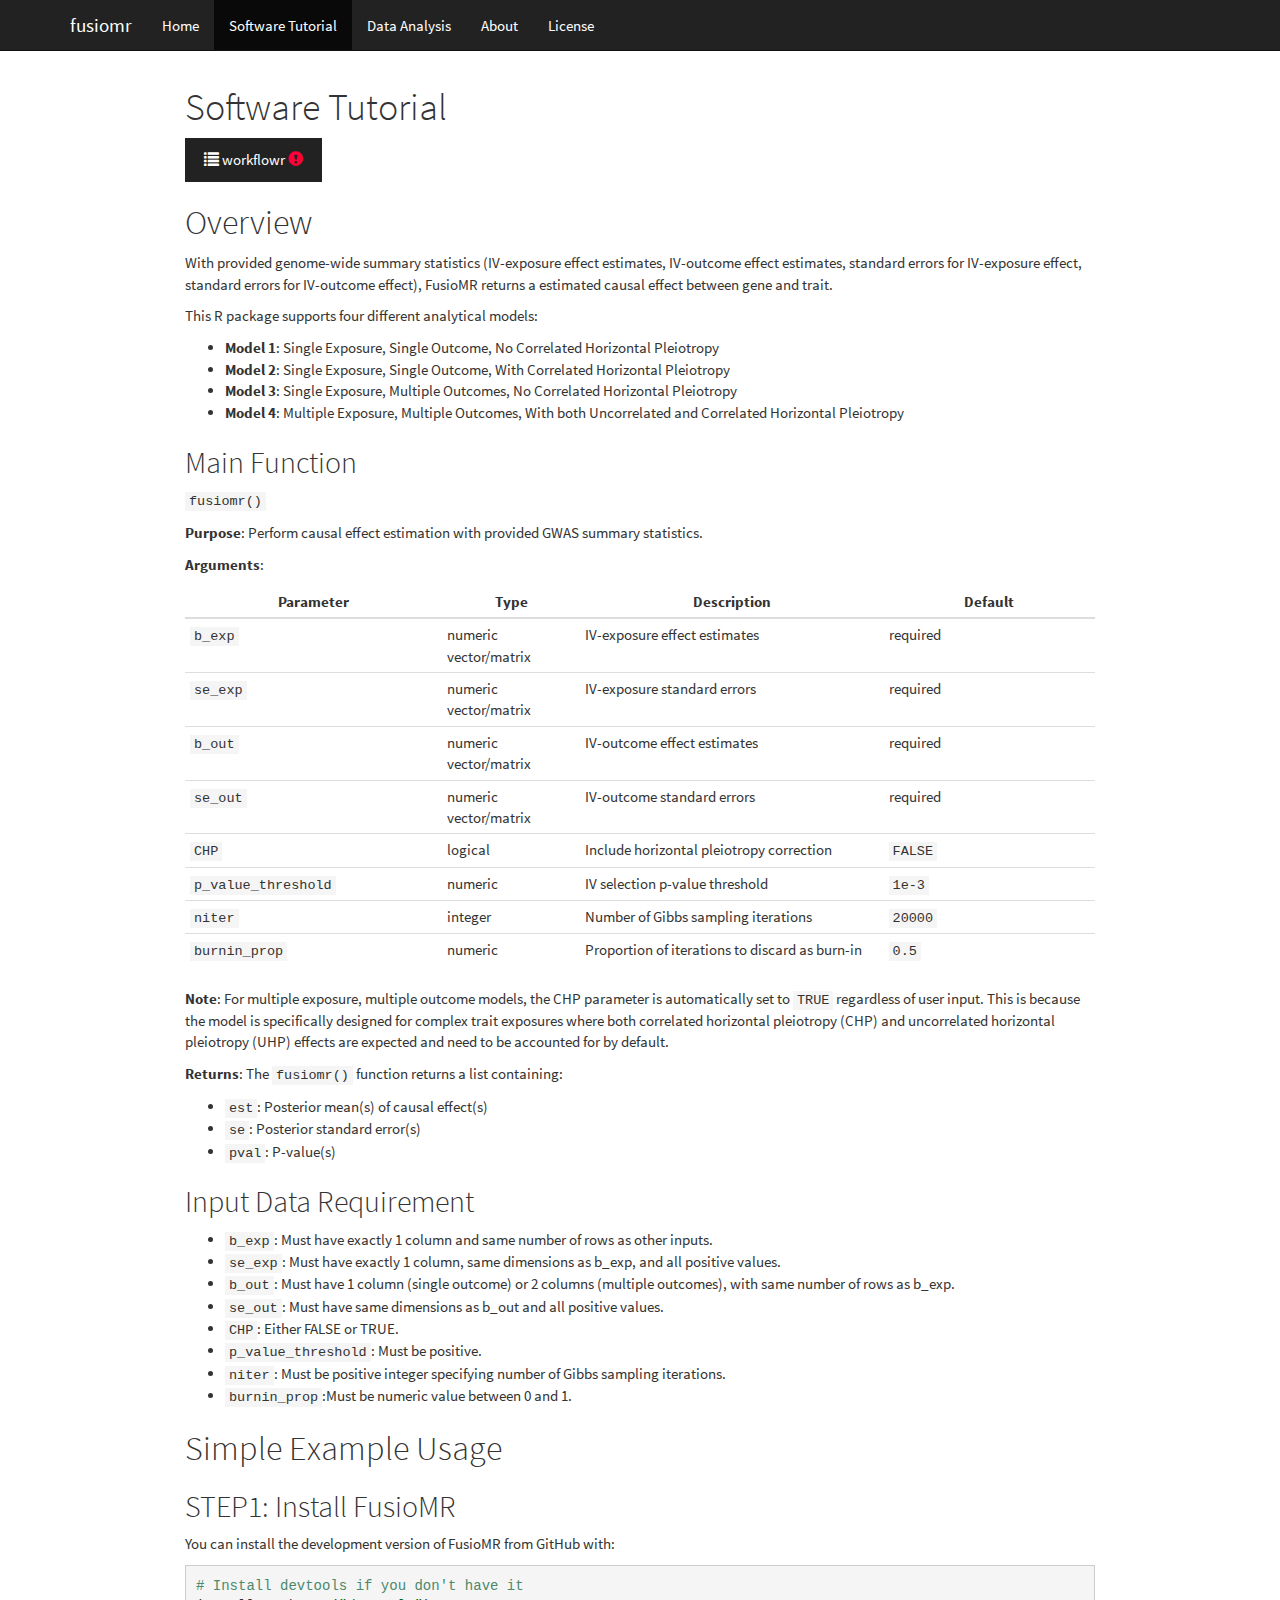
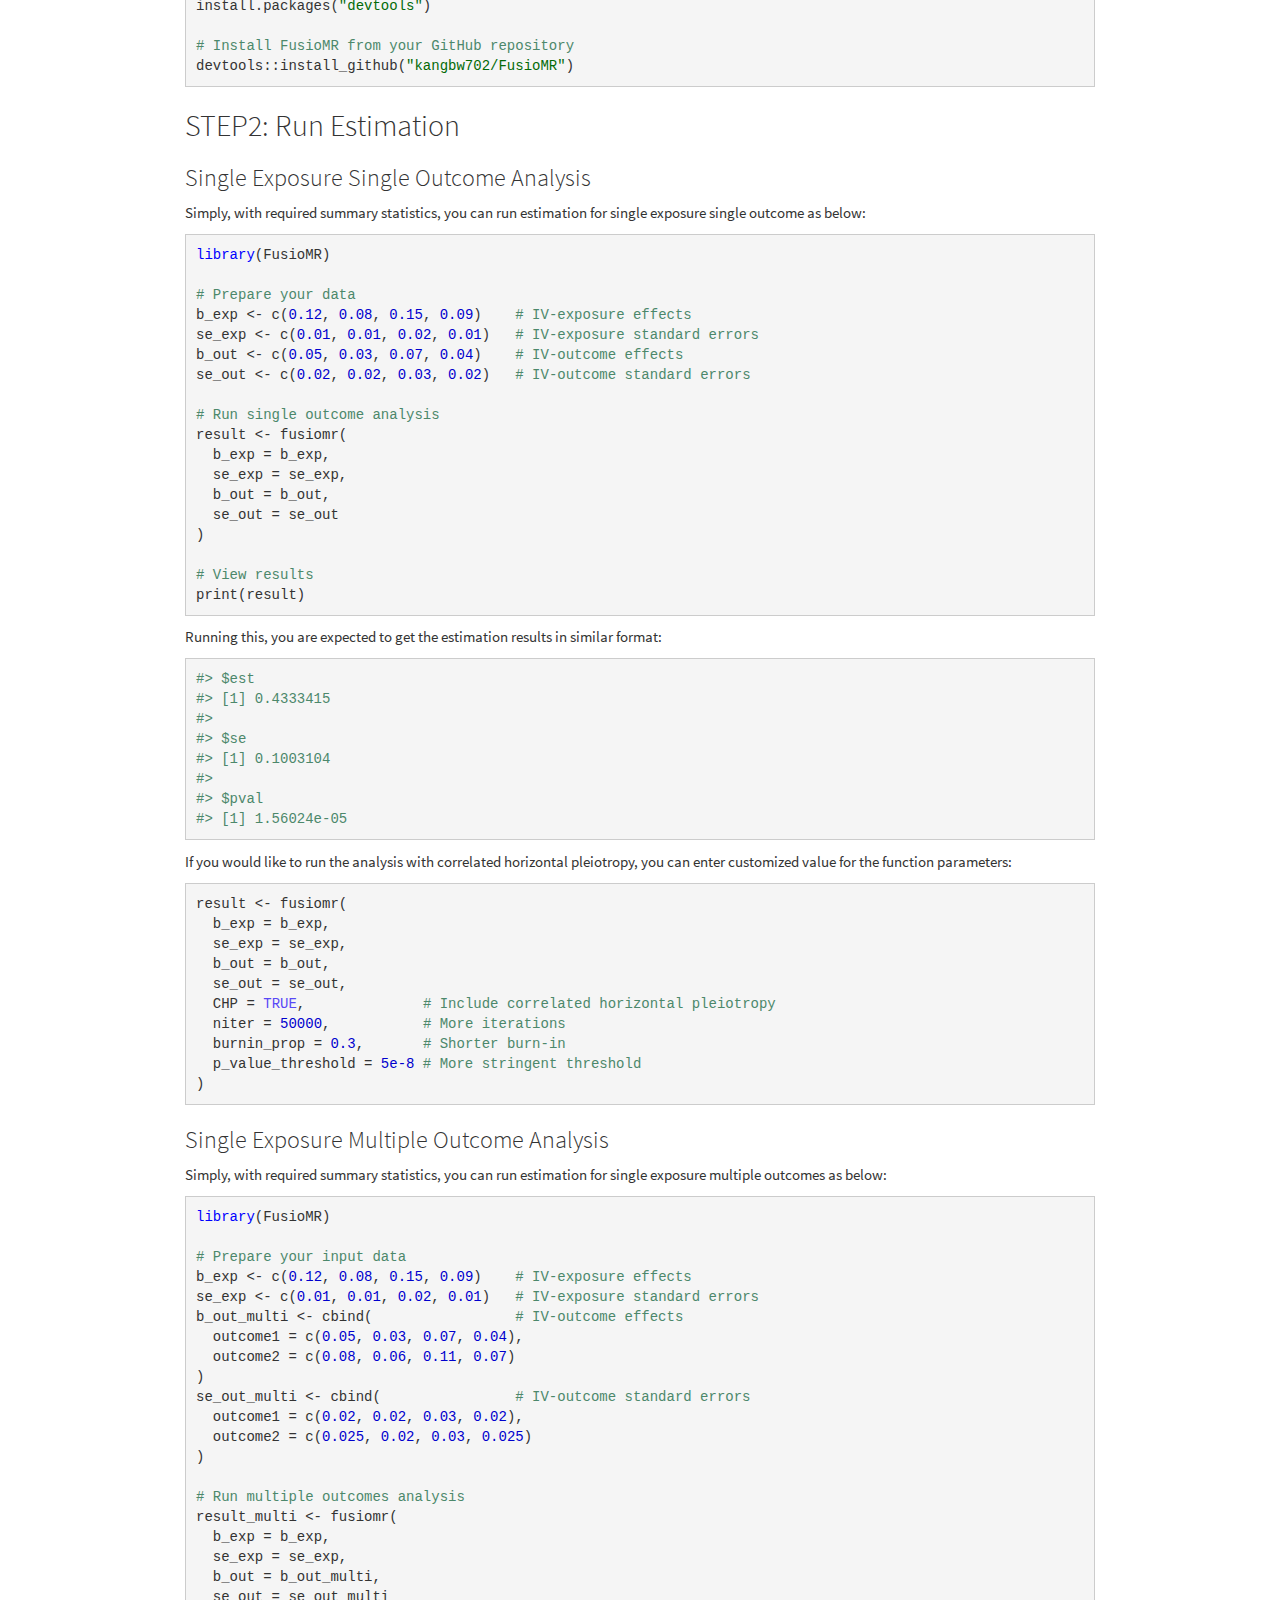
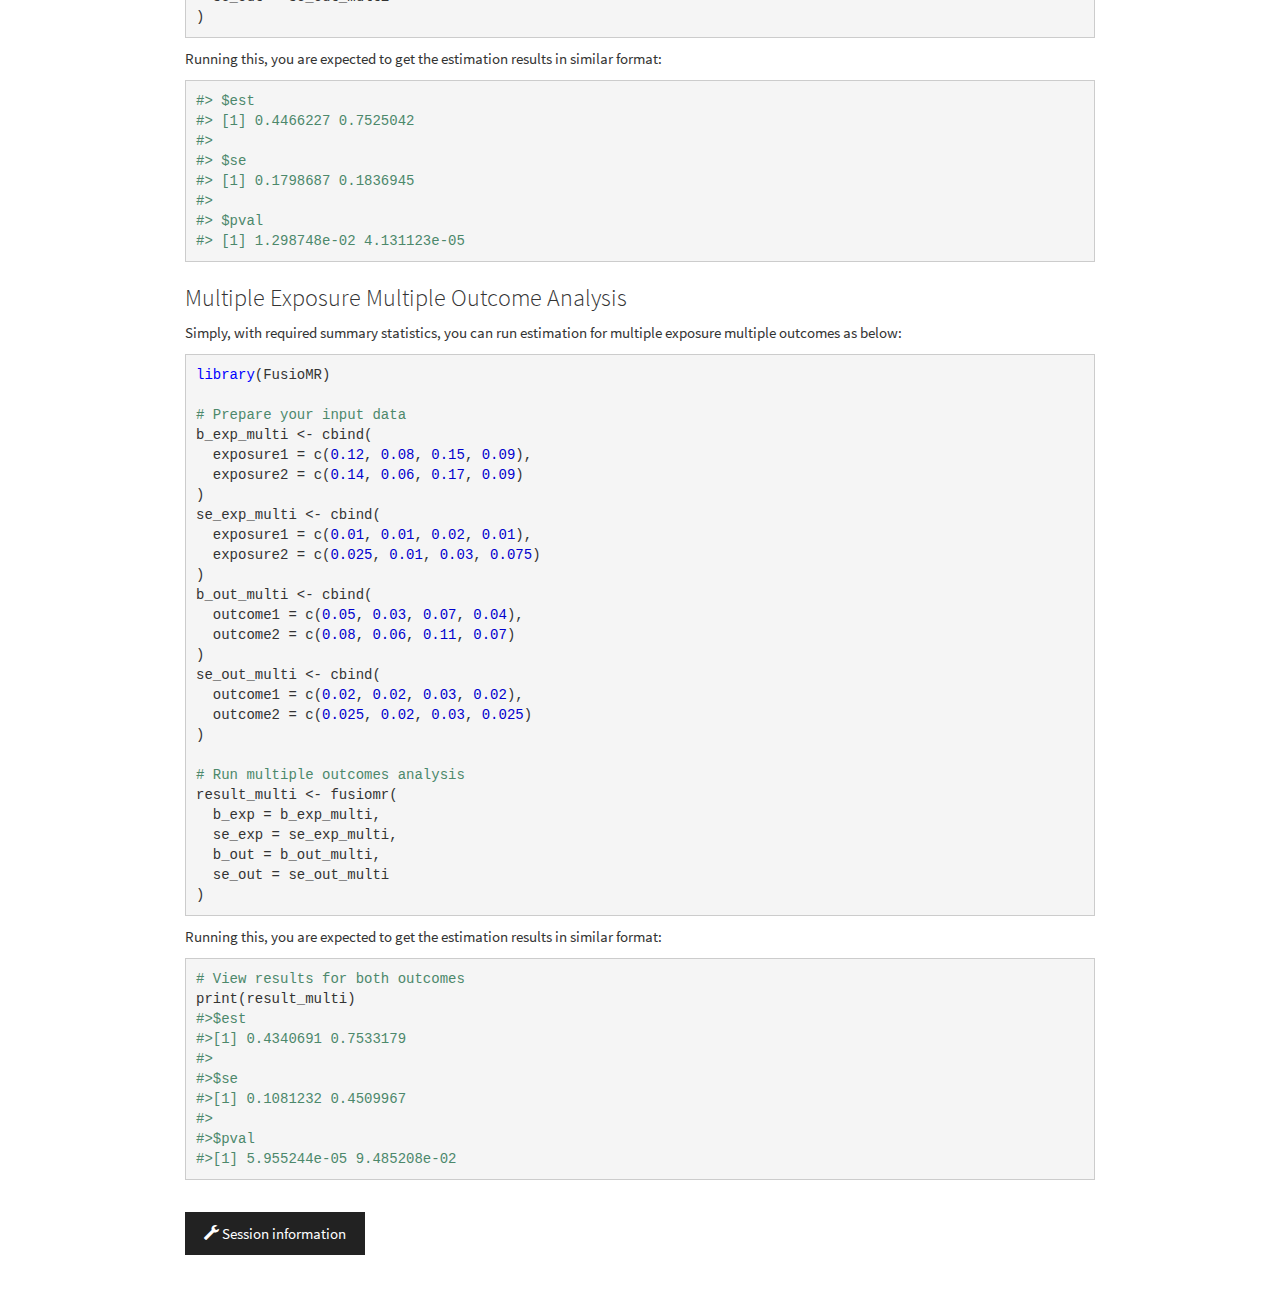
<file: fusiomr/docs/software_tutorial.html>
<!DOCTYPE html>

<html>

<head>

<meta charset="utf-8" />
<meta name="generator" content="pandoc" />
<meta http-equiv="X-UA-Compatible" content="IE=EDGE" />




<title>Software Tutorial</title>

<script src="site_libs/header-attrs-2.29/header-attrs.js"></script>
<script src="site_libs/jquery-3.6.0/jquery-3.6.0.min.js"></script>
<meta name="viewport" content="width=device-width, initial-scale=1" />
<link href="site_libs/bootstrap-3.3.5/css/cosmo.min.css" rel="stylesheet" />
<script src="site_libs/bootstrap-3.3.5/js/bootstrap.min.js"></script>
<script src="site_libs/bootstrap-3.3.5/shim/html5shiv.min.js"></script>
<script src="site_libs/bootstrap-3.3.5/shim/respond.min.js"></script>
<style>h1 {font-size: 34px;}
       h1.title {font-size: 38px;}
       h2 {font-size: 30px;}
       h3 {font-size: 24px;}
       h4 {font-size: 18px;}
       h5 {font-size: 16px;}
       h6 {font-size: 12px;}
       code {color: inherit; background-color: rgba(0, 0, 0, 0.04);}
       pre:not([class]) { background-color: white }</style>
<script src="site_libs/navigation-1.1/tabsets.js"></script>
<link href="site_libs/highlightjs-9.12.0/textmate.css" rel="stylesheet" />
<script src="site_libs/highlightjs-9.12.0/highlight.js"></script>

<link rel="icon" href="https://github.com/workflowr/workflowr-assets/raw/main/img/reproducible.png">
<!-- Add a small amount of space between sections. -->
<style type="text/css">
div.section {
  padding-top: 12px;
}
</style>



<style type="text/css">
  code{white-space: pre-wrap;}
  span.smallcaps{font-variant: small-caps;}
  span.underline{text-decoration: underline;}
  div.column{display: inline-block; vertical-align: top; width: 50%;}
  div.hanging-indent{margin-left: 1.5em; text-indent: -1.5em;}
  ul.task-list{list-style: none;}
    </style>

<style type="text/css">code{white-space: pre;}</style>
<script type="text/javascript">
if (window.hljs) {
  hljs.configure({languages: []});
  hljs.initHighlightingOnLoad();
  if (document.readyState && document.readyState === "complete") {
    window.setTimeout(function() { hljs.initHighlighting(); }, 0);
  }
}
</script>









<style type = "text/css">
.main-container {
  max-width: 940px;
  margin-left: auto;
  margin-right: auto;
}
img {
  max-width:100%;
}
.tabbed-pane {
  padding-top: 12px;
}
.html-widget {
  margin-bottom: 20px;
}
button.code-folding-btn:focus {
  outline: none;
}
summary {
  display: list-item;
}
details > summary > p:only-child {
  display: inline;
}
pre code {
  padding: 0;
}
</style>


<style type="text/css">
.dropdown-submenu {
  position: relative;
}
.dropdown-submenu>.dropdown-menu {
  top: 0;
  left: 100%;
  margin-top: -6px;
  margin-left: -1px;
  border-radius: 0 6px 6px 6px;
}
.dropdown-submenu:hover>.dropdown-menu {
  display: block;
}
.dropdown-submenu>a:after {
  display: block;
  content: " ";
  float: right;
  width: 0;
  height: 0;
  border-color: transparent;
  border-style: solid;
  border-width: 5px 0 5px 5px;
  border-left-color: #cccccc;
  margin-top: 5px;
  margin-right: -10px;
}
.dropdown-submenu:hover>a:after {
  border-left-color: #adb5bd;
}
.dropdown-submenu.pull-left {
  float: none;
}
.dropdown-submenu.pull-left>.dropdown-menu {
  left: -100%;
  margin-left: 10px;
  border-radius: 6px 0 6px 6px;
}
</style>

<script type="text/javascript">
// manage active state of menu based on current page
$(document).ready(function () {
  // active menu anchor
  href = window.location.pathname
  href = href.substr(href.lastIndexOf('/') + 1)
  if (href === "")
    href = "index.html";
  var menuAnchor = $('a[href="' + href + '"]');

  // mark the anchor link active (and if it's in a dropdown, also mark that active)
  var dropdown = menuAnchor.closest('li.dropdown');
  if (window.bootstrap) { // Bootstrap 4+
    menuAnchor.addClass('active');
    dropdown.find('> .dropdown-toggle').addClass('active');
  } else { // Bootstrap 3
    menuAnchor.parent().addClass('active');
    dropdown.addClass('active');
  }

  // Navbar adjustments
  var navHeight = $(".navbar").first().height() + 15;
  var style = document.createElement('style');
  var pt = "padding-top: " + navHeight + "px; ";
  var mt = "margin-top: -" + navHeight + "px; ";
  var css = "";
  // offset scroll position for anchor links (for fixed navbar)
  for (var i = 1; i <= 6; i++) {
    css += ".section h" + i + "{ " + pt + mt + "}\n";
  }
  style.innerHTML = "body {" + pt + "padding-bottom: 40px; }\n" + css;
  document.head.appendChild(style);
});
</script>

<!-- tabsets -->

<style type="text/css">
.tabset-dropdown > .nav-tabs {
  display: inline-table;
  max-height: 500px;
  min-height: 44px;
  overflow-y: auto;
  border: 1px solid #ddd;
  border-radius: 4px;
}

.tabset-dropdown > .nav-tabs > li.active:before, .tabset-dropdown > .nav-tabs.nav-tabs-open:before {
  content: "\e259";
  font-family: 'Glyphicons Halflings';
  display: inline-block;
  padding: 10px;
  border-right: 1px solid #ddd;
}

.tabset-dropdown > .nav-tabs.nav-tabs-open > li.active:before {
  content: "\e258";
  font-family: 'Glyphicons Halflings';
  border: none;
}

.tabset-dropdown > .nav-tabs > li.active {
  display: block;
}

.tabset-dropdown > .nav-tabs > li > a,
.tabset-dropdown > .nav-tabs > li > a:focus,
.tabset-dropdown > .nav-tabs > li > a:hover {
  border: none;
  display: inline-block;
  border-radius: 4px;
  background-color: transparent;
}

.tabset-dropdown > .nav-tabs.nav-tabs-open > li {
  display: block;
  float: none;
}

.tabset-dropdown > .nav-tabs > li {
  display: none;
}
</style>

<!-- code folding -->




</head>

<body>


<div class="container-fluid main-container">




<div class="navbar navbar-default  navbar-fixed-top" role="navigation">
  <div class="container">
    <div class="navbar-header">
      <button type="button" class="navbar-toggle collapsed" data-toggle="collapse" data-bs-toggle="collapse" data-target="#navbar" data-bs-target="#navbar">
        <span class="icon-bar"></span>
        <span class="icon-bar"></span>
        <span class="icon-bar"></span>
      </button>
      <a class="navbar-brand" href="index.html">fusiomr</a>
    </div>
    <div id="navbar" class="navbar-collapse collapse">
      <ul class="nav navbar-nav">
        <li>
  <a href="index.html">Home</a>
</li>
<li>
  <a href="software_tutorial.html">Software Tutorial</a>
</li>
<li>
  <a href="data_analysis.html">Data Analysis</a>
</li>
<li>
  <a href="about.html">About</a>
</li>
<li>
  <a href="license.html">License</a>
</li>
      </ul>
      <ul class="nav navbar-nav navbar-right">
        
      </ul>
    </div><!--/.nav-collapse -->
  </div><!--/.container -->
</div><!--/.navbar -->

<div id="header">



<h1 class="title toc-ignore">Software Tutorial</h1>

</div>


<p>
<button type="button" class="btn btn-default btn-workflowr btn-workflowr-report" data-toggle="collapse" data-target="#workflowr-report">
<span class="glyphicon glyphicon-list" aria-hidden="true"></span>
workflowr <span class="glyphicon glyphicon-exclamation-sign text-danger"
aria-hidden="true"></span>
</button>
</p>
<div id="workflowr-report" class="collapse">
<ul class="nav nav-tabs">
<li class="active">
<a data-toggle="tab" href="#summary">Summary</a>
</li>
<li>
<a data-toggle="tab" href="#checks"> Checks <span
class="glyphicon glyphicon-exclamation-sign text-danger"
aria-hidden="true"></span> </a>
</li>
<li>
<a data-toggle="tab" href="#versions">Past versions</a>
</li>
</ul>
<div class="tab-content">
<div id="summary" class="tab-pane fade in active">
<p>
<strong>Last updated:</strong> 2025-07-23
</p>
<p>
<strong>Checks:</strong> <span
class="glyphicon glyphicon-ok text-success" aria-hidden="true"></span> 6
<span class="glyphicon glyphicon-exclamation-sign text-danger"
aria-hidden="true"></span> 1
</p>
<p>
<strong>Knit directory:</strong> <code>fusiomr/</code> <span
class="glyphicon glyphicon-question-sign" aria-hidden="true"
title="This is the local directory in which the code in this file was executed.">
</span>
</p>
<p>
This reproducible <a href="https://rmarkdown.rstudio.com">R Markdown</a>
analysis was created with <a
  href="https://github.com/workflowr/workflowr">workflowr</a> (version
1.7.1). The <em>Checks</em> tab describes the reproducibility checks
that were applied when the results were created. The <em>Past
versions</em> tab lists the development history.
</p>
<hr>
</div>
<div id="checks" class="tab-pane fade">
<div id="workflowr-checks" class="panel-group">
<div class="panel panel-default">
<div class="panel-heading">
<p class="panel-title">
<a data-toggle="collapse" data-parent="#workflowr-checks" href="#strongRMarkdownfilestronguncommittedchanges">
<span class="glyphicon glyphicon-exclamation-sign text-danger"
aria-hidden="true"></span> <strong>R Markdown file:</strong> uncommitted
changes </a>
</p>
</div>
<div id="strongRMarkdownfilestronguncommittedchanges"
class="panel-collapse collapse">
<div class="panel-body">
<p>The R Markdown is untracked by Git. To know which version of the R
Markdown file created these results, you’ll want to first commit it to
the Git repo. If you’re still working on the analysis, you can ignore
this warning. When you’re finished, you can run
<code>wflow_publish</code> to commit the R Markdown file and build the
HTML.</p>
</div>
</div>
</div>
<div class="panel panel-default">
<div class="panel-heading">
<p class="panel-title">
<a data-toggle="collapse" data-parent="#workflowr-checks" href="#strongEnvironmentstrongempty">
<span class="glyphicon glyphicon-ok text-success"
aria-hidden="true"></span> <strong>Environment:</strong> empty </a>
</p>
</div>
<div id="strongEnvironmentstrongempty" class="panel-collapse collapse">
<div class="panel-body">
<p>Great job! The global environment was empty. Objects defined in the
global environment can affect the analysis in your R Markdown file in
unknown ways. For reproduciblity it’s best to always run the code in an
empty environment.</p>
</div>
</div>
</div>
<div class="panel panel-default">
<div class="panel-heading">
<p class="panel-title">
<a data-toggle="collapse" data-parent="#workflowr-checks" href="#strongSeedstrongcodesetseed20250723code">
<span class="glyphicon glyphicon-ok text-success"
aria-hidden="true"></span> <strong>Seed:</strong>
<code>set.seed(20250723)</code> </a>
</p>
</div>
<div id="strongSeedstrongcodesetseed20250723code"
class="panel-collapse collapse">
<div class="panel-body">
<p>The command <code>set.seed(20250723)</code> was run prior to running
the code in the R Markdown file. Setting a seed ensures that any results
that rely on randomness, e.g. subsampling or permutations, are
reproducible.</p>
</div>
</div>
</div>
<div class="panel panel-default">
<div class="panel-heading">
<p class="panel-title">
<a data-toggle="collapse" data-parent="#workflowr-checks" href="#strongSessioninformationstrongrecorded">
<span class="glyphicon glyphicon-ok text-success"
aria-hidden="true"></span> <strong>Session information:</strong>
recorded </a>
</p>
</div>
<div id="strongSessioninformationstrongrecorded"
class="panel-collapse collapse">
<div class="panel-body">
<p>Great job! Recording the operating system, R version, and package
versions is critical for reproducibility.</p>
</div>
</div>
</div>
<div class="panel panel-default">
<div class="panel-heading">
<p class="panel-title">
<a data-toggle="collapse" data-parent="#workflowr-checks" href="#strongCachestrongnone">
<span class="glyphicon glyphicon-ok text-success"
aria-hidden="true"></span> <strong>Cache:</strong> none </a>
</p>
</div>
<div id="strongCachestrongnone" class="panel-collapse collapse">
<div class="panel-body">
<p>Nice! There were no cached chunks for this analysis, so you can be
confident that you successfully produced the results during this
run.</p>
</div>
</div>
</div>
<div class="panel panel-default">
<div class="panel-heading">
<p class="panel-title">
<a data-toggle="collapse" data-parent="#workflowr-checks" href="#strongFilepathsstrongrelative">
<span class="glyphicon glyphicon-ok text-success"
aria-hidden="true"></span> <strong>File paths:</strong> relative </a>
</p>
</div>
<div id="strongFilepathsstrongrelative" class="panel-collapse collapse">
<div class="panel-body">
<p>Great job! Using relative paths to the files within your workflowr
project makes it easier to run your code on other machines.</p>
</div>
</div>
</div>
<div class="panel panel-default">
<div class="panel-heading">
<p class="panel-title">
<a data-toggle="collapse" data-parent="#workflowr-checks" href="#strongRepositoryversionstrongahrefhttpsgithubcomkangbw702FusioMRtree93320b0f05ecfac728f7d4f87b1d575d55ccdda8targetblank93320b0a">
<span class="glyphicon glyphicon-ok text-success"
aria-hidden="true"></span> <strong>Repository version:</strong>
<a href="https://github.com/kangbw702/FusioMR/tree/93320b0f05ecfac728f7d4f87b1d575d55ccdda8" target="_blank">93320b0</a>
</a>
</p>
</div>
<div
id="strongRepositoryversionstrongahrefhttpsgithubcomkangbw702FusioMRtree93320b0f05ecfac728f7d4f87b1d575d55ccdda8targetblank93320b0a"
class="panel-collapse collapse">
<div class="panel-body">
<p>
Great! You are using Git for version control. Tracking code development
and connecting the code version to the results is critical for
reproducibility.
</p>
<p>
The results in this page were generated with repository version
<a href="https://github.com/kangbw702/FusioMR/tree/93320b0f05ecfac728f7d4f87b1d575d55ccdda8" target="_blank">93320b0</a>.
See the <em>Past versions</em> tab to see a history of the changes made
to the R Markdown and HTML files.
</p>
<p>
Note that you need to be careful to ensure that all relevant files for
the analysis have been committed to Git prior to generating the results
(you can use <code>wflow_publish</code> or
<code>wflow_git_commit</code>). workflowr only checks the R Markdown
file, but you know if there are other scripts or data files that it
depends on. Below is the status of the Git repository when the results
were generated:
</p>
<pre><code>
Ignored files:
    Ignored:    .Rproj.user/
    Ignored:    src/gibbs_memo_joint.o

Untracked files:
    Untracked:  fusiomr/analysis/data_analysis.Rmd
    Untracked:  fusiomr/analysis/software_tutorial.Rmd

Unstaged changes:
    Modified:   README.md
    Modified:   fusiomr/analysis/_site.yml
    Modified:   fusiomr/analysis/about.Rmd
    Modified:   fusiomr/analysis/index.Rmd
    Deleted:    tutorial/.Rprofile
    Deleted:    tutorial/.gitattributes
    Deleted:    tutorial/.gitignore
    Deleted:    tutorial/README.md
    Deleted:    tutorial/_workflowr.yml
    Deleted:    tutorial/analysis/_site.yml
    Deleted:    tutorial/analysis/about.Rmd
    Deleted:    tutorial/analysis/index.Rmd
    Deleted:    tutorial/analysis/license.Rmd
    Deleted:    tutorial/code/README.md
    Deleted:    tutorial/data/README.md
    Deleted:    tutorial/docs/.nojekyll
    Deleted:    tutorial/output/README.md
    Deleted:    tutorial/tutorial.Rproj

</code></pre>
<p>
Note that any generated files, e.g. HTML, png, CSS, etc., are not
included in this status report because it is ok for generated content to
have uncommitted changes.
</p>
</div>
</div>
</div>
</div>
<hr>
</div>
<div id="versions" class="tab-pane fade">
<p>
There are no past versions. Publish this analysis with
<code>wflow_publish()</code> to start tracking its development.
</p>
<hr>
</div>
</div>
</div>
<div id="overview" class="section level1">
<h1>Overview</h1>
<p>With provided genome-wide summary statistics (IV-exposure effect
estimates, IV-outcome effect estimates, standard errors for IV-exposure
effect, standard errors for IV-outcome effect), FusioMR returns a
estimated causal effect between gene and trait.</p>
<p>This R package supports four different analytical models:</p>
<ul>
<li><strong>Model 1</strong>: Single Exposure, Single Outcome, No
Correlated Horizontal Pleiotropy</li>
<li><strong>Model 2</strong>: Single Exposure, Single Outcome, With
Correlated Horizontal Pleiotropy</li>
<li><strong>Model 3</strong>: Single Exposure, Multiple Outcomes, No
Correlated Horizontal Pleiotropy</li>
<li><strong>Model 4</strong>: Multiple Exposure, Multiple Outcomes, With
both Uncorrelated and Correlated Horizontal Pleiotropy</li>
</ul>
<div id="main-function" class="section level2">
<h2>Main Function</h2>
<p><code>fusiomr()</code></p>
<p><strong>Purpose</strong>: Perform causal effect estimation with
provided GWAS summary statistics.</p>
<p><strong>Arguments</strong>:</p>
<table>
<colgroup>
<col width="28%" />
<col width="15%" />
<col width="33%" />
<col width="23%" />
</colgroup>
<thead>
<tr class="header">
<th>Parameter</th>
<th>Type</th>
<th>Description</th>
<th>Default</th>
</tr>
</thead>
<tbody>
<tr class="odd">
<td><code>b_exp</code></td>
<td>numeric vector/matrix</td>
<td>IV-exposure effect estimates</td>
<td>required</td>
</tr>
<tr class="even">
<td><code>se_exp</code></td>
<td>numeric vector/matrix</td>
<td>IV-exposure standard errors</td>
<td>required</td>
</tr>
<tr class="odd">
<td><code>b_out</code></td>
<td>numeric vector/matrix</td>
<td>IV-outcome effect estimates</td>
<td>required</td>
</tr>
<tr class="even">
<td><code>se_out</code></td>
<td>numeric vector/matrix</td>
<td>IV-outcome standard errors</td>
<td>required</td>
</tr>
<tr class="odd">
<td><code>CHP</code></td>
<td>logical</td>
<td>Include horizontal pleiotropy correction</td>
<td><code>FALSE</code></td>
</tr>
<tr class="even">
<td><code>p_value_threshold</code></td>
<td>numeric</td>
<td>IV selection p-value threshold</td>
<td><code>1e-3</code></td>
</tr>
<tr class="odd">
<td><code>niter</code></td>
<td>integer</td>
<td>Number of Gibbs sampling iterations</td>
<td><code>20000</code></td>
</tr>
<tr class="even">
<td><code>burnin_prop</code></td>
<td>numeric</td>
<td>Proportion of iterations to discard as burn-in</td>
<td><code>0.5</code></td>
</tr>
</tbody>
</table>
<p><strong>Note</strong>: For multiple exposure, multiple outcome
models, the CHP parameter is automatically set to <code>TRUE</code>
regardless of user input. This is because the model is specifically
designed for complex trait exposures where both correlated horizontal
pleiotropy (CHP) and uncorrelated horizontal pleiotropy (UHP) effects
are expected and need to be accounted for by default.</p>
<p><strong>Returns</strong>: The <code>fusiomr()</code> function returns
a list containing:</p>
<ul>
<li><code>est</code>: Posterior mean(s) of causal effect(s)</li>
<li><code>se</code>: Posterior standard error(s)</li>
<li><code>pval</code>: P-value(s)</li>
</ul>
</div>
<div id="input-data-requirement" class="section level2">
<h2>Input Data Requirement</h2>
<ul>
<li><code>b_exp</code>: Must have exactly 1 column and same number of
rows as other inputs.<br />
</li>
<li><code>se_exp</code>: Must have exactly 1 column, same dimensions as
b_exp, and all positive values.<br />
</li>
<li><code>b_out</code>: Must have 1 column (single outcome) or 2 columns
(multiple outcomes), with same number of rows as b_exp.<br />
</li>
<li><code>se_out</code>: Must have same dimensions as b_out and all
positive values.<br />
</li>
<li><code>CHP</code>: Either FALSE or TRUE.<br />
</li>
<li><code>p_value_threshold</code>: Must be positive.<br />
</li>
<li><code>niter</code>: Must be positive integer specifying number of
Gibbs sampling iterations.<br />
</li>
<li><code>burnin_prop</code>:Must be numeric value between 0 and 1.</li>
</ul>
</div>
</div>
<div id="simple-example-usage" class="section level1">
<h1>Simple Example Usage</h1>
<div id="step1-install-fusiomr" class="section level2">
<h2>STEP1: Install FusioMR</h2>
<p>You can install the development version of FusioMR from GitHub
with:</p>
<pre class="r"><code># Install devtools if you don&#39;t have it
install.packages(&quot;devtools&quot;)

# Install FusioMR from your GitHub repository
devtools::install_github(&quot;kangbw702/FusioMR&quot;)</code></pre>
</div>
<div id="step2-run-estimation" class="section level2">
<h2>STEP2: Run Estimation</h2>
<!--edit-->
<div id="single-exposure-single-outcome-analysis"
class="section level3">
<h3>Single Exposure Single Outcome Analysis</h3>
<p>Simply, with required summary statistics, you can run estimation for
single exposure single outcome as below:</p>
<pre class="r"><code>library(FusioMR)

# Prepare your data
b_exp &lt;- c(0.12, 0.08, 0.15, 0.09)    # IV-exposure effects
se_exp &lt;- c(0.01, 0.01, 0.02, 0.01)   # IV-exposure standard errors
b_out &lt;- c(0.05, 0.03, 0.07, 0.04)    # IV-outcome effects  
se_out &lt;- c(0.02, 0.02, 0.03, 0.02)   # IV-outcome standard errors

# Run single outcome analysis
result &lt;- fusiomr(
  b_exp = b_exp,
  se_exp = se_exp, 
  b_out = b_out,
  se_out = se_out
)

# View results
print(result)</code></pre>
<p>Running this, you are expected to get the estimation results in
similar format:</p>
<pre class="r"><code>#&gt; $est
#&gt; [1] 0.4333415
#&gt; 
#&gt; $se  
#&gt; [1] 0.1003104
#&gt; 
#&gt; $pval
#&gt; [1] 1.56024e-05</code></pre>
<p>If you would like to run the analysis with correlated horizontal
pleiotropy, you can enter customized value for the function
parameters:</p>
<pre class="r"><code>result &lt;- fusiomr(
  b_exp = b_exp, 
  se_exp = se_exp,
  b_out = b_out, 
  se_out = se_out,
  CHP = TRUE,              # Include correlated horizontal pleiotropy
  niter = 50000,           # More iterations
  burnin_prop = 0.3,       # Shorter burn-in
  p_value_threshold = 5e-8 # More stringent threshold
)</code></pre>
</div>
<div id="single-exposure-multiple-outcome-analysis"
class="section level3">
<h3>Single Exposure Multiple Outcome Analysis</h3>
<p>Simply, with required summary statistics, you can run estimation for
single exposure multiple outcomes as below:</p>
<pre class="r"><code>library(FusioMR)

# Prepare your input data
b_exp &lt;- c(0.12, 0.08, 0.15, 0.09)    # IV-exposure effects
se_exp &lt;- c(0.01, 0.01, 0.02, 0.01)   # IV-exposure standard errors
b_out_multi &lt;- cbind(                 # IV-outcome effects 
  outcome1 = c(0.05, 0.03, 0.07, 0.04),
  outcome2 = c(0.08, 0.06, 0.11, 0.07)
)
se_out_multi &lt;- cbind(                # IV-outcome standard errors 
  outcome1 = c(0.02, 0.02, 0.03, 0.02),
  outcome2 = c(0.025, 0.02, 0.03, 0.025)
)

# Run multiple outcomes analysis
result_multi &lt;- fusiomr(
  b_exp = b_exp,
  se_exp = se_exp,
  b_out = b_out_multi,
  se_out = se_out_multi
)</code></pre>
<p>Running this, you are expected to get the estimation results in
similar format:</p>
<pre class="r"><code>#&gt; $est
#&gt; [1] 0.4466227 0.7525042
#&gt; 
#&gt; $se
#&gt; [1] 0.1798687 0.1836945
#&gt; 
#&gt; $pval
#&gt; [1] 1.298748e-02 4.131123e-05</code></pre>
</div>
<div id="multiple-exposure-multiple-outcome-analysis"
class="section level3">
<h3>Multiple Exposure Multiple Outcome Analysis</h3>
<p>Simply, with required summary statistics, you can run estimation for
multiple exposure multiple outcomes as below:</p>
<pre class="r"><code>library(FusioMR)

# Prepare your input data
b_exp_multi &lt;- cbind(
  exposure1 = c(0.12, 0.08, 0.15, 0.09),
  exposure2 = c(0.14, 0.06, 0.17, 0.09)
)
se_exp_multi &lt;- cbind(
  exposure1 = c(0.01, 0.01, 0.02, 0.01),
  exposure2 = c(0.025, 0.01, 0.03, 0.075)
)
b_out_multi &lt;- cbind(                
  outcome1 = c(0.05, 0.03, 0.07, 0.04),
  outcome2 = c(0.08, 0.06, 0.11, 0.07)
)
se_out_multi &lt;- cbind(               
  outcome1 = c(0.02, 0.02, 0.03, 0.02),
  outcome2 = c(0.025, 0.02, 0.03, 0.025)
)

# Run multiple outcomes analysis
result_multi &lt;- fusiomr(
  b_exp = b_exp_multi,
  se_exp = se_exp_multi,
  b_out = b_out_multi,
  se_out = se_out_multi
)</code></pre>
<p>Running this, you are expected to get the estimation results in
similar format:</p>
<pre class="r"><code># View results for both outcomes
print(result_multi)
#&gt;$est
#&gt;[1] 0.4340691 0.7533179
#&gt;
#&gt;$se
#&gt;[1] 0.1081232 0.4509967
#&gt;
#&gt;$pval
#&gt;[1] 5.955244e-05 9.485208e-02</code></pre>
<br>
<p>
<button type="button" class="btn btn-default btn-workflowr btn-workflowr-sessioninfo" data-toggle="collapse" data-target="#workflowr-sessioninfo" style="display: block;">
<span class="glyphicon glyphicon-wrench" aria-hidden="true"></span>
Session information
</button>
</p>
<div id="workflowr-sessioninfo" class="collapse">
<pre class="r"><code>sessionInfo()</code></pre>
<pre><code>R version 4.4.3 (2025-02-28)
Platform: x86_64-apple-darwin20
Running under: macOS Sequoia 15.4.1

Matrix products: default
BLAS:   /Library/Frameworks/R.framework/Versions/4.4-x86_64/Resources/lib/libRblas.0.dylib 
LAPACK: /Library/Frameworks/R.framework/Versions/4.4-x86_64/Resources/lib/libRlapack.dylib;  LAPACK version 3.12.0

locale:
[1] en_US.UTF-8/en_US.UTF-8/en_US.UTF-8/C/en_US.UTF-8/en_US.UTF-8

time zone: America/Chicago
tzcode source: internal

attached base packages:
[1] stats     graphics  grDevices utils     datasets  methods   base     

other attached packages:
[1] workflowr_1.7.1

loaded via a namespace (and not attached):
 [1] vctrs_0.6.5       httr_1.4.7        cli_3.6.5         knitr_1.50       
 [5] rlang_1.1.6       xfun_0.52         stringi_1.8.7     processx_3.8.6   
 [9] promises_1.3.2    jsonlite_2.0.0    glue_1.8.0        rprojroot_2.0.4  
[13] git2r_0.36.2      htmltools_0.5.8.1 httpuv_1.6.16     ps_1.9.1         
[17] sass_0.4.10       rmarkdown_2.29    jquerylib_0.1.4   tibble_3.2.1     
[21] evaluate_1.0.3    fastmap_1.2.0     yaml_2.3.10       lifecycle_1.0.4  
[25] whisker_0.4.1     stringr_1.5.1     compiler_4.4.3    fs_1.6.6         
[29] pkgconfig_2.0.3   Rcpp_1.1.0        rstudioapi_0.17.1 later_1.4.2      
[33] digest_0.6.37     R6_2.6.1          pillar_1.10.2     callr_3.7.6      
[37] magrittr_2.0.3    bslib_0.9.0       tools_4.4.3       cachem_1.1.0     
[41] getPass_0.2-4    </code></pre>
</div>
</div>
</div>
</div>
</div>
</div>
</div>
</div>
</div>


<!-- Adjust MathJax settings so that all math formulae are shown using
TeX fonts only; see
https://docs.mathjax.org/en/latest/web/configuration.html. This will make
the presentation more consistent at the cost of the webpage sometimes
taking slightly longer to load. Note that this only works because the
footer is added to webpages before the MathJax javascript. -->
<script type="text/x-mathjax-config">
  MathJax.Hub.Config({
    "HTML-CSS": { availableFonts: ["TeX"] }
  });
</script>





</div>

<script>

// add bootstrap table styles to pandoc tables
function bootstrapStylePandocTables() {
  $('tr.odd').parent('tbody').parent('table').addClass('table table-condensed');
}
$(document).ready(function () {
  bootstrapStylePandocTables();
});


</script>

<!-- tabsets -->

<script>
$(document).ready(function () {
  window.buildTabsets("TOC");
});

$(document).ready(function () {
  $('.tabset-dropdown > .nav-tabs > li').click(function () {
    $(this).parent().toggleClass('nav-tabs-open');
  });
});
</script>

<!-- code folding -->


<!-- dynamically load mathjax for compatibility with self-contained -->
<script>
  (function () {
    var script = document.createElement("script");
    script.type = "text/javascript";
    script.src  = "https://mathjax.rstudio.com/latest/MathJax.js?config=TeX-AMS-MML_HTMLorMML";
    document.getElementsByTagName("head")[0].appendChild(script);
  })();
</script>

</body>
</html>
</file>
<file: docs/site_libs/highlightjs-9.12.0/textmate.css>
.hljs-literal {
  color: rgb(88, 72, 246);
}

.hljs-number {
  color: rgb(0, 0, 205);
}

.hljs-comment {
  color: rgb(76, 136, 107);
}

.hljs-keyword {
  color: rgb(0, 0, 255);
}

.hljs-string {
  color: rgb(3, 106, 7);
}
</file>
<file: docs/style.css>
/* ----- GLOBAL BRAND COLOUR ------------------------------------ */
:root{
    --fusio-purple: #593797ea;
  }

  /* NAVBAR */
  .navbar                     { background: var(--fusio-purple) !important; border: none; }
  .navbar .navbar-brand,
  .navbar-nav > li > a        { color: #fff !important; }
  .navbar-nav > li > a:hover,
  .navbar-nav > li > a:focus,
  .navbar-nav > li.active > a {
    background: var(--fusio-purple) !important;
    color: #fff !important;
  }

  /* HEADERS */
  .list-group-item.active,
  .list-group-item.active:hover,
  .list-group-item.active:focus{
    background: var(--fusio-purple) !important;
    border‑color: var(--fusio-purple) !important;
  }

  .badge-workflowr {
  display: none !important;
  }

  /* Links */
  a {
    color: var(--fusio-purple);
  }
  a:hover {
    color: #3e2563;
  }


  /* COPY CODE*/
  .copy-code-button {
    float: right;
    margin-top: 4px;
    margin-right: 4px;
    background-color: var(--fusio-purple, #6f42c1);
    color: white;
    border: none;
    padding: 4px 8px;
    border-radius: 4px;
    font-size: 0.75rem;
    cursor: pointer;
  }
  .copy-code-button:hover {
    background-color: #593797;
  }
</file>
<file: fusiomr/docs/site_libs/highlightjs-9.12.0/textmate.css>
.hljs-literal {
  color: rgb(88, 72, 246);
}

.hljs-number {
  color: rgb(0, 0, 205);
}

.hljs-comment {
  color: rgb(76, 136, 107);
}

.hljs-keyword {
  color: rgb(0, 0, 255);
}

.hljs-string {
  color: rgb(3, 106, 7);
}
</file>
<file: docs/fusiomr/docs/site_libs/highlightjs-9.12.0/textmate.css>
.hljs-literal {
  color: rgb(88, 72, 246);
}

.hljs-number {
  color: rgb(0, 0, 205);
}

.hljs-comment {
  color: rgb(76, 136, 107);
}

.hljs-keyword {
  color: rgb(0, 0, 255);
}

.hljs-string {
  color: rgb(3, 106, 7);
}
</file>
<file: docs/fusiomr/docs/style.css>
/* ----- GLOBAL BRAND COLOUR ------------------------------------ */
:root{
    --fusio-purple: #593797ea;
  }

  /* NAVBAR */
  .navbar                     { background: var(--fusio-purple) !important; border: none; }
  .navbar .navbar-brand,
  .navbar-nav > li > a        { color: #fff !important; }
  .navbar-nav > li > a:hover,
  .navbar-nav > li > a:focus,
  .navbar-nav > li.active > a {
    background: var(--fusio-purple) !important;
    color: #fff !important;
  }

  /* HEADERS */
  .list-group-item.active,
  .list-group-item.active:hover,
  .list-group-item.active:focus{
    background: var(--fusio-purple) !important;
    border‑color: var(--fusio-purple) !important;
  }

  .badge-workflowr {
  display: none !important;
  }

  /* Links */
  a {
    color: var(--fusio-purple);
  }
  a:hover {
    color: #3e2563;
  }


  /* COPY CODE*/
  .copy-code-button {
    float: right;
    margin-top: 4px;
    margin-right: 4px;
    background-color: var(--fusio-purple, #6f42c1);
    color: white;
    border: none;
    padding: 4px 8px;
    border-radius: 4px;
    font-size: 0.75rem;
    cursor: pointer;
  }
  .copy-code-button:hover {
    background-color: #593797;
  }
</file>
<file: fusiomr/docs/style.css>
/* ----- GLOBAL BRAND COLOUR ------------------------------------ */
:root{
    --fusio-purple: #593797ea;
  }

  /* NAVBAR */
  .navbar                     { background: var(--fusio-purple) !important; border: none; }
  .navbar .navbar-brand,
  .navbar-nav > li > a        { color: #fff !important; }
  .navbar-nav > li > a:hover,
  .navbar-nav > li > a:focus,
  .navbar-nav > li.active > a {
    background: var(--fusio-purple) !important;
    color: #fff !important;
  }

  /* HEADERS */
  .list-group-item.active,
  .list-group-item.active:hover,
  .list-group-item.active:focus{
    background: var(--fusio-purple) !important;
    border‑color: var(--fusio-purple) !important;
  }

  .badge-workflowr {
  display: none !important;
  }

  /* Links */
  a {
    color: var(--fusio-purple);
  }
  a:hover {
    color: #3e2563;
  }


  /* COPY CODE*/
  .copy-code-button {
    float: right;
    margin-top: 4px;
    margin-right: 4px;
    background-color: var(--fusio-purple, #6f42c1);
    color: white;
    border: none;
    padding: 4px 8px;
    border-radius: 4px;
    font-size: 0.75rem;
    cursor: pointer;
  }
  .copy-code-button:hover {
    background-color: #593797;
  }
</file>
<file: docs/site_libs/bootstrap-3.3.5/css/cosmo.min.css>
@font-face {
  font-family: 'Source Sans Pro';
  font-style: normal;
  font-weight: 300;
  src: url(fonts/SourceSansProLight.ttf) format('truetype');
}
@font-face {
  font-family: 'Source Sans Pro';
  font-style: normal;
  font-weight: 400;
  src: url(fonts/SourceSansPro.ttf) format('truetype');
}
@font-face {
  font-family: 'Source Sans Pro';
  font-style: normal;
  font-weight: 700;
  src: url(fonts/SourceSansProBold.ttf) format('truetype');
}

/*!
 * bootswatch v3.3.6
 * Homepage: http://bootswatch.com
 * Copyright 2012-2015 Thomas Park
 * Licensed under MIT
 * Based on Bootstrap
*//*!
 * Bootstrap v3.3.6 (http://getbootstrap.com)
 * Copyright 2011-2015 Twitter, Inc.
 * Licensed under MIT (https://github.com/twbs/bootstrap/blob/master/LICENSE)
 *//*! normalize.css v3.0.3 | MIT License | github.com/necolas/normalize.css */html{font-family:sans-serif;-ms-text-size-adjust:100%;-webkit-text-size-adjust:100%}body{margin:0}article,aside,details,figcaption,figure,footer,header,hgroup,main,menu,nav,section,summary{display:block}audio,canvas,progress,video{display:inline-block;vertical-align:baseline}audio:not([controls]){display:none;height:0}[hidden],template{display:none}a{background-color:transparent}a:active,a:hover{outline:0}abbr[title]{border-bottom:1px dotted}b,strong{font-weight:bold}dfn{font-style:italic}h1{font-size:2em;margin:0.67em 0}mark{background:#ff0;color:#000}small{font-size:80%}sub,sup{font-size:75%;line-height:0;position:relative;vertical-align:baseline}sup{top:-0.5em}sub{bottom:-0.25em}img{border:0}svg:not(:root){overflow:hidden}figure{margin:1em 40px}hr{-webkit-box-sizing:content-box;-moz-box-sizing:content-box;box-sizing:content-box;height:0}pre{overflow:auto}code,kbd,pre,samp{font-family:monospace, monospace;font-size:1em}button,input,optgroup,select,textarea{color:inherit;font:inherit;margin:0}button{overflow:visible}button,select{text-transform:none}button,html input[type="button"],input[type="reset"],input[type="submit"]{-webkit-appearance:button;cursor:pointer}button[disabled],html input[disabled]{cursor:default}button::-moz-focus-inner,input::-moz-focus-inner{border:0;padding:0}input{line-height:normal}input[type="checkbox"],input[type="radio"]{-webkit-box-sizing:border-box;-moz-box-sizing:border-box;box-sizing:border-box;padding:0}input[type="number"]::-webkit-inner-spin-button,input[type="number"]::-webkit-outer-spin-button{height:auto}input[type="search"]{-webkit-appearance:textfield;-webkit-box-sizing:content-box;-moz-box-sizing:content-box;box-sizing:content-box}input[type="search"]::-webkit-search-cancel-button,input[type="search"]::-webkit-search-decoration{-webkit-appearance:none}fieldset{border:1px solid #c0c0c0;margin:0 2px;padding:0.35em 0.625em 0.75em}legend{border:0;padding:0}textarea{overflow:auto}optgroup{font-weight:bold}table{border-collapse:collapse;border-spacing:0}td,th{padding:0}/*! Source: https://github.com/h5bp/html5-boilerplate/blob/master/src/css/main.css */@media print{*,*:before,*:after{background:transparent !important;color:#000 !important;-webkit-box-shadow:none !important;box-shadow:none !important;text-shadow:none !important}a,a:visited{text-decoration:underline}a[href]:after{content:" (" attr(href) ")"}abbr[title]:after{content:" (" attr(title) ")"}a[href^="#"]:after,a[href^="javascript:"]:after{content:""}pre,blockquote{border:1px solid #999;page-break-inside:avoid}thead{display:table-header-group}tr,img{page-break-inside:avoid}img{max-width:100% !important}p,h2,h3{orphans:3;widows:3}h2,h3{page-break-after:avoid}.navbar{display:none}.btn>.caret,.dropup>.btn>.caret{border-top-color:#000 !important}.label{border:1px solid #000}.table{border-collapse:collapse !important}.table td,.table th{background-color:#fff !important}.table-bordered th,.table-bordered td{border:1px solid #ddd !important}}@font-face{font-family:'Glyphicons Halflings';src:url('../fonts/glyphicons-halflings-regular.eot');src:url('../fonts/glyphicons-halflings-regular.eot?#iefix') format('embedded-opentype'),url('../fonts/glyphicons-halflings-regular.woff') format('woff'),url('../fonts/glyphicons-halflings-regular.ttf') format('truetype'),url('../fonts/glyphicons-halflings-regular.svg#glyphicons_halflingsregular') format('svg')}.glyphicon{position:relative;top:1px;display:inline-block;font-family:'Glyphicons Halflings';font-style:normal;font-weight:normal;line-height:1;-webkit-font-smoothing:antialiased;-moz-osx-font-smoothing:grayscale}.glyphicon-asterisk:before{content:"\002a"}.glyphicon-plus:before{content:"\002b"}.glyphicon-euro:before,.glyphicon-eur:before{content:"\20ac"}.glyphicon-minus:before{content:"\2212"}.glyphicon-cloud:before{content:"\2601"}.glyphicon-envelope:before{content:"\2709"}.glyphicon-pencil:before{content:"\270f"}.glyphicon-glass:before{content:"\e001"}.glyphicon-music:before{content:"\e002"}.glyphicon-search:before{content:"\e003"}.glyphicon-heart:before{content:"\e005"}.glyphicon-star:before{content:"\e006"}.glyphicon-star-empty:before{content:"\e007"}.glyphicon-user:before{content:"\e008"}.glyphicon-film:before{content:"\e009"}.glyphicon-th-large:before{content:"\e010"}.glyphicon-th:before{content:"\e011"}.glyphicon-th-list:before{content:"\e012"}.glyphicon-ok:before{content:"\e013"}.glyphicon-remove:before{content:"\e014"}.glyphicon-zoom-in:before{content:"\e015"}.glyphicon-zoom-out:before{content:"\e016"}.glyphicon-off:before{content:"\e017"}.glyphicon-signal:before{content:"\e018"}.glyphicon-cog:before{content:"\e019"}.glyphicon-trash:before{content:"\e020"}.glyphicon-home:before{content:"\e021"}.glyphicon-file:before{content:"\e022"}.glyphicon-time:before{content:"\e023"}.glyphicon-road:before{content:"\e024"}.glyphicon-download-alt:before{content:"\e025"}.glyphicon-download:before{content:"\e026"}.glyphicon-upload:before{content:"\e027"}.glyphicon-inbox:before{content:"\e028"}.glyphicon-play-circle:before{content:"\e029"}.glyphicon-repeat:before{content:"\e030"}.glyphicon-refresh:before{content:"\e031"}.glyphicon-list-alt:before{content:"\e032"}.glyphicon-lock:before{content:"\e033"}.glyphicon-flag:before{content:"\e034"}.glyphicon-headphones:before{content:"\e035"}.glyphicon-volume-off:before{content:"\e036"}.glyphicon-volume-down:before{content:"\e037"}.glyphicon-volume-up:before{content:"\e038"}.glyphicon-qrcode:before{content:"\e039"}.glyphicon-barcode:before{content:"\e040"}.glyphicon-tag:before{content:"\e041"}.glyphicon-tags:before{content:"\e042"}.glyphicon-book:before{content:"\e043"}.glyphicon-bookmark:before{content:"\e044"}.glyphicon-print:before{content:"\e045"}.glyphicon-camera:before{content:"\e046"}.glyphicon-font:before{content:"\e047"}.glyphicon-bold:before{content:"\e048"}.glyphicon-italic:before{content:"\e049"}.glyphicon-text-height:before{content:"\e050"}.glyphicon-text-width:before{content:"\e051"}.glyphicon-align-left:before{content:"\e052"}.glyphicon-align-center:before{content:"\e053"}.glyphicon-align-right:before{content:"\e054"}.glyphicon-align-justify:before{content:"\e055"}.glyphicon-list:before{content:"\e056"}.glyphicon-indent-left:before{content:"\e057"}.glyphicon-indent-right:before{content:"\e058"}.glyphicon-facetime-video:before{content:"\e059"}.glyphicon-picture:before{content:"\e060"}.glyphicon-map-marker:before{content:"\e062"}.glyphicon-adjust:before{content:"\e063"}.glyphicon-tint:before{content:"\e064"}.glyphicon-edit:before{content:"\e065"}.glyphicon-share:before{content:"\e066"}.glyphicon-check:before{content:"\e067"}.glyphicon-move:before{content:"\e068"}.glyphicon-step-backward:before{content:"\e069"}.glyphicon-fast-backward:before{content:"\e070"}.glyphicon-backward:before{content:"\e071"}.glyphicon-play:before{content:"\e072"}.glyphicon-pause:before{content:"\e073"}.glyphicon-stop:before{content:"\e074"}.glyphicon-forward:before{content:"\e075"}.glyphicon-fast-forward:before{content:"\e076"}.glyphicon-step-forward:before{content:"\e077"}.glyphicon-eject:before{content:"\e078"}.glyphicon-chevron-left:before{content:"\e079"}.glyphicon-chevron-right:before{content:"\e080"}.glyphicon-plus-sign:before{content:"\e081"}.glyphicon-minus-sign:before{content:"\e082"}.glyphicon-remove-sign:before{content:"\e083"}.glyphicon-ok-sign:before{content:"\e084"}.glyphicon-question-sign:before{content:"\e085"}.glyphicon-info-sign:before{content:"\e086"}.glyphicon-screenshot:before{content:"\e087"}.glyphicon-remove-circle:before{content:"\e088"}.glyphicon-ok-circle:before{content:"\e089"}.glyphicon-ban-circle:before{content:"\e090"}.glyphicon-arrow-left:before{content:"\e091"}.glyphicon-arrow-right:before{content:"\e092"}.glyphicon-arrow-up:before{content:"\e093"}.glyphicon-arrow-down:before{content:"\e094"}.glyphicon-share-alt:before{content:"\e095"}.glyphicon-resize-full:before{content:"\e096"}.glyphicon-resize-small:before{content:"\e097"}.glyphicon-exclamation-sign:before{content:"\e101"}.glyphicon-gift:before{content:"\e102"}.glyphicon-leaf:before{content:"\e103"}.glyphicon-fire:before{content:"\e104"}.glyphicon-eye-open:before{content:"\e105"}.glyphicon-eye-close:before{content:"\e106"}.glyphicon-warning-sign:before{content:"\e107"}.glyphicon-plane:before{content:"\e108"}.glyphicon-calendar:before{content:"\e109"}.glyphicon-random:before{content:"\e110"}.glyphicon-comment:before{content:"\e111"}.glyphicon-magnet:before{content:"\e112"}.glyphicon-chevron-up:before{content:"\e113"}.glyphicon-chevron-down:before{content:"\e114"}.glyphicon-retweet:before{content:"\e115"}.glyphicon-shopping-cart:before{content:"\e116"}.glyphicon-folder-close:before{content:"\e117"}.glyphicon-folder-open:before{content:"\e118"}.glyphicon-resize-vertical:before{content:"\e119"}.glyphicon-resize-horizontal:before{content:"\e120"}.glyphicon-hdd:before{content:"\e121"}.glyphicon-bullhorn:before{content:"\e122"}.glyphicon-bell:before{content:"\e123"}.glyphicon-certificate:before{content:"\e124"}.glyphicon-thumbs-up:before{content:"\e125"}.glyphicon-thumbs-down:before{content:"\e126"}.glyphicon-hand-right:before{content:"\e127"}.glyphicon-hand-left:before{content:"\e128"}.glyphicon-hand-up:before{content:"\e129"}.glyphicon-hand-down:before{content:"\e130"}.glyphicon-circle-arrow-right:before{content:"\e131"}.glyphicon-circle-arrow-left:before{content:"\e132"}.glyphicon-circle-arrow-up:before{content:"\e133"}.glyphicon-circle-arrow-down:before{content:"\e134"}.glyphicon-globe:before{content:"\e135"}.glyphicon-wrench:before{content:"\e136"}.glyphicon-tasks:before{content:"\e137"}.glyphicon-filter:before{content:"\e138"}.glyphicon-briefcase:before{content:"\e139"}.glyphicon-fullscreen:before{content:"\e140"}.glyphicon-dashboard:before{content:"\e141"}.glyphicon-paperclip:before{content:"\e142"}.glyphicon-heart-empty:before{content:"\e143"}.glyphicon-link:before{content:"\e144"}.glyphicon-phone:before{content:"\e145"}.glyphicon-pushpin:before{content:"\e146"}.glyphicon-usd:before{content:"\e148"}.glyphicon-gbp:before{content:"\e149"}.glyphicon-sort:before{content:"\e150"}.glyphicon-sort-by-alphabet:before{content:"\e151"}.glyphicon-sort-by-alphabet-alt:before{content:"\e152"}.glyphicon-sort-by-order:before{content:"\e153"}.glyphicon-sort-by-order-alt:before{content:"\e154"}.glyphicon-sort-by-attributes:before{content:"\e155"}.glyphicon-sort-by-attributes-alt:before{content:"\e156"}.glyphicon-unchecked:before{content:"\e157"}.glyphicon-expand:before{content:"\e158"}.glyphicon-collapse-down:before{content:"\e159"}.glyphicon-collapse-up:before{content:"\e160"}.glyphicon-log-in:before{content:"\e161"}.glyphicon-flash:before{content:"\e162"}.glyphicon-log-out:before{content:"\e163"}.glyphicon-new-window:before{content:"\e164"}.glyphicon-record:before{content:"\e165"}.glyphicon-save:before{content:"\e166"}.glyphicon-open:before{content:"\e167"}.glyphicon-saved:before{content:"\e168"}.glyphicon-import:before{content:"\e169"}.glyphicon-export:before{content:"\e170"}.glyphicon-send:before{content:"\e171"}.glyphicon-floppy-disk:before{content:"\e172"}.glyphicon-floppy-saved:before{content:"\e173"}.glyphicon-floppy-remove:before{content:"\e174"}.glyphicon-floppy-save:before{content:"\e175"}.glyphicon-floppy-open:before{content:"\e176"}.glyphicon-credit-card:before{content:"\e177"}.glyphicon-transfer:before{content:"\e178"}.glyphicon-cutlery:before{content:"\e179"}.glyphicon-header:before{content:"\e180"}.glyphicon-compressed:before{content:"\e181"}.glyphicon-earphone:before{content:"\e182"}.glyphicon-phone-alt:before{content:"\e183"}.glyphicon-tower:before{content:"\e184"}.glyphicon-stats:before{content:"\e185"}.glyphicon-sd-video:before{content:"\e186"}.glyphicon-hd-video:before{content:"\e187"}.glyphicon-subtitles:before{content:"\e188"}.glyphicon-sound-stereo:before{content:"\e189"}.glyphicon-sound-dolby:before{content:"\e190"}.glyphicon-sound-5-1:before{content:"\e191"}.glyphicon-sound-6-1:before{content:"\e192"}.glyphicon-sound-7-1:before{content:"\e193"}.glyphicon-copyright-mark:before{content:"\e194"}.glyphicon-registration-mark:before{content:"\e195"}.glyphicon-cloud-download:before{content:"\e197"}.glyphicon-cloud-upload:before{content:"\e198"}.glyphicon-tree-conifer:before{content:"\e199"}.glyphicon-tree-deciduous:before{content:"\e200"}.glyphicon-cd:before{content:"\e201"}.glyphicon-save-file:before{content:"\e202"}.glyphicon-open-file:before{content:"\e203"}.glyphicon-level-up:before{content:"\e204"}.glyphicon-copy:before{content:"\e205"}.glyphicon-paste:before{content:"\e206"}.glyphicon-alert:before{content:"\e209"}.glyphicon-equalizer:before{content:"\e210"}.glyphicon-king:before{content:"\e211"}.glyphicon-queen:before{content:"\e212"}.glyphicon-pawn:before{content:"\e213"}.glyphicon-bishop:before{content:"\e214"}.glyphicon-knight:before{content:"\e215"}.glyphicon-baby-formula:before{content:"\e216"}.glyphicon-tent:before{content:"\26fa"}.glyphicon-blackboard:before{content:"\e218"}.glyphicon-bed:before{content:"\e219"}.glyphicon-apple:before{content:"\f8ff"}.glyphicon-erase:before{content:"\e221"}.glyphicon-hourglass:before{content:"\231b"}.glyphicon-lamp:before{content:"\e223"}.glyphicon-duplicate:before{content:"\e224"}.glyphicon-piggy-bank:before{content:"\e225"}.glyphicon-scissors:before{content:"\e226"}.glyphicon-bitcoin:before{content:"\e227"}.glyphicon-btc:before{content:"\e227"}.glyphicon-xbt:before{content:"\e227"}.glyphicon-yen:before{content:"\00a5"}.glyphicon-jpy:before{content:"\00a5"}.glyphicon-ruble:before{content:"\20bd"}.glyphicon-rub:before{content:"\20bd"}.glyphicon-scale:before{content:"\e230"}.glyphicon-ice-lolly:before{content:"\e231"}.glyphicon-ice-lolly-tasted:before{content:"\e232"}.glyphicon-education:before{content:"\e233"}.glyphicon-option-horizontal:before{content:"\e234"}.glyphicon-option-vertical:before{content:"\e235"}.glyphicon-menu-hamburger:before{content:"\e236"}.glyphicon-modal-window:before{content:"\e237"}.glyphicon-oil:before{content:"\e238"}.glyphicon-grain:before{content:"\e239"}.glyphicon-sunglasses:before{content:"\e240"}.glyphicon-text-size:before{content:"\e241"}.glyphicon-text-color:before{content:"\e242"}.glyphicon-text-background:before{content:"\e243"}.glyphicon-object-align-top:before{content:"\e244"}.glyphicon-object-align-bottom:before{content:"\e245"}.glyphicon-object-align-horizontal:before{content:"\e246"}.glyphicon-object-align-left:before{content:"\e247"}.glyphicon-object-align-vertical:before{content:"\e248"}.glyphicon-object-align-right:before{content:"\e249"}.glyphicon-triangle-right:before{content:"\e250"}.glyphicon-triangle-left:before{content:"\e251"}.glyphicon-triangle-bottom:before{content:"\e252"}.glyphicon-triangle-top:before{content:"\e253"}.glyphicon-console:before{content:"\e254"}.glyphicon-superscript:before{content:"\e255"}.glyphicon-subscript:before{content:"\e256"}.glyphicon-menu-left:before{content:"\e257"}.glyphicon-menu-right:before{content:"\e258"}.glyphicon-menu-down:before{content:"\e259"}.glyphicon-menu-up:before{content:"\e260"}*{-webkit-box-sizing:border-box;-moz-box-sizing:border-box;box-sizing:border-box}*:before,*:after{-webkit-box-sizing:border-box;-moz-box-sizing:border-box;box-sizing:border-box}html{font-size:10px;-webkit-tap-highlight-color:rgba(0,0,0,0)}body{font-family:"Source Sans Pro",Calibri,Candara,Arial,sans-serif;font-size:15px;line-height:1.42857143;color:#333333;background-color:#ffffff}input,button,select,textarea{font-family:inherit;font-size:inherit;line-height:inherit}a{color:#2780e3;text-decoration:none}a:hover,a:focus{color:#165ba8;text-decoration:underline}a:focus{outline:thin dotted;outline:5px auto -webkit-focus-ring-color;outline-offset:-2px}figure{margin:0}img{vertical-align:middle}.img-responsive,.thumbnail>img,.thumbnail a>img,.carousel-inner>.item>img,.carousel-inner>.item>a>img{display:block;max-width:100%;height:auto}.img-rounded{border-radius:0}.img-thumbnail{padding:4px;line-height:1.42857143;background-color:#ffffff;border:1px solid #dddddd;border-radius:0;-webkit-transition:all .2s ease-in-out;-o-transition:all .2s ease-in-out;transition:all .2s ease-in-out;display:inline-block;max-width:100%;height:auto}.img-circle{border-radius:50%}hr{margin-top:21px;margin-bottom:21px;border:0;border-top:1px solid #e6e6e6}.sr-only{position:absolute;width:1px;height:1px;margin:-1px;padding:0;overflow:hidden;clip:rect(0, 0, 0, 0);border:0}.sr-only-focusable:active,.sr-only-focusable:focus{position:static;width:auto;height:auto;margin:0;overflow:visible;clip:auto}[role="button"]{cursor:pointer}h1,h2,h3,h4,h5,h6,.h1,.h2,.h3,.h4,.h5,.h6{font-family:"Source Sans Pro",Calibri,Candara,Arial,sans-serif;font-weight:300;line-height:1.1;color:inherit}h1 small,h2 small,h3 small,h4 small,h5 small,h6 small,.h1 small,.h2 small,.h3 small,.h4 small,.h5 small,.h6 small,h1 .small,h2 .small,h3 .small,h4 .small,h5 .small,h6 .small,.h1 .small,.h2 .small,.h3 .small,.h4 .small,.h5 .small,.h6 .small{font-weight:normal;line-height:1;color:#999999}h1,.h1,h2,.h2,h3,.h3{margin-top:21px;margin-bottom:10.5px}h1 small,.h1 small,h2 small,.h2 small,h3 small,.h3 small,h1 .small,.h1 .small,h2 .small,.h2 .small,h3 .small,.h3 .small{font-size:65%}h4,.h4,h5,.h5,h6,.h6{margin-top:10.5px;margin-bottom:10.5px}h4 small,.h4 small,h5 small,.h5 small,h6 small,.h6 small,h4 .small,.h4 .small,h5 .small,.h5 .small,h6 .small,.h6 .small{font-size:75%}h1,.h1{font-size:39px}h2,.h2{font-size:32px}h3,.h3{font-size:26px}h4,.h4{font-size:19px}h5,.h5{font-size:15px}h6,.h6{font-size:13px}p{margin:0 0 10.5px}.lead{margin-bottom:21px;font-size:17px;font-weight:300;line-height:1.4}@media (min-width:768px){.lead{font-size:22.5px}}small,.small{font-size:86%}mark,.mark{background-color:#ff7518;padding:.2em}.text-left{text-align:left}.text-right{text-align:right}.text-center{text-align:center}.text-justify{text-align:justify}.text-nowrap{white-space:nowrap}.text-lowercase{text-transform:lowercase}.text-uppercase{text-transform:uppercase}.text-capitalize{text-transform:capitalize}.text-muted{color:#999999}.text-primary{color:#2780e3}a.text-primary:hover,a.text-primary:focus{color:#1967be}.text-success{color:#ffffff}a.text-success:hover,a.text-success:focus{color:#e6e6e6}.text-info{color:#ffffff}a.text-info:hover,a.text-info:focus{color:#e6e6e6}.text-warning{color:#ffffff}a.text-warning:hover,a.text-warning:focus{color:#e6e6e6}.text-danger{color:#ffffff}a.text-danger:hover,a.text-danger:focus{color:#e6e6e6}.bg-primary{color:#fff;background-color:#2780e3}a.bg-primary:hover,a.bg-primary:focus{background-color:#1967be}.bg-success{background-color:#3fb618}a.bg-success:hover,a.bg-success:focus{background-color:#2f8912}.bg-info{background-color:#9954bb}a.bg-info:hover,a.bg-info:focus{background-color:#7e3f9d}.bg-warning{background-color:#ff7518}a.bg-warning:hover,a.bg-warning:focus{background-color:#e45c00}.bg-danger{background-color:#ff0039}a.bg-danger:hover,a.bg-danger:focus{background-color:#cc002e}.page-header{padding-bottom:9.5px;margin:42px 0 21px;border-bottom:1px solid #e6e6e6}ul,ol{margin-top:0;margin-bottom:10.5px}ul ul,ol ul,ul ol,ol ol{margin-bottom:0}.list-unstyled{padding-left:0;list-style:none}.list-inline{padding-left:0;list-style:none;margin-left:-5px}.list-inline>li{display:inline-block;padding-left:5px;padding-right:5px}dl{margin-top:0;margin-bottom:21px}dt,dd{line-height:1.42857143}dt{font-weight:bold}dd{margin-left:0}@media (min-width:768px){.dl-horizontal dt{float:left;width:160px;clear:left;text-align:right;overflow:hidden;text-overflow:ellipsis;white-space:nowrap}.dl-horizontal dd{margin-left:180px}}abbr[title],abbr[data-original-title]{cursor:help;border-bottom:1px dotted #999999}.initialism{font-size:90%;text-transform:uppercase}blockquote{padding:10.5px 21px;margin:0 0 21px;font-size:18.75px;border-left:5px solid #e6e6e6}blockquote p:last-child,blockquote ul:last-child,blockquote ol:last-child{margin-bottom:0}blockquote footer,blockquote small,blockquote .small{display:block;font-size:80%;line-height:1.42857143;color:#999999}blockquote footer:before,blockquote small:before,blockquote .small:before{content:'\2014 \00A0'}.blockquote-reverse,blockquote.pull-right{padding-right:15px;padding-left:0;border-right:5px solid #e6e6e6;border-left:0;text-align:right}.blockquote-reverse footer:before,blockquote.pull-right footer:before,.blockquote-reverse small:before,blockquote.pull-right small:before,.blockquote-reverse .small:before,blockquote.pull-right .small:before{content:''}.blockquote-reverse footer:after,blockquote.pull-right footer:after,.blockquote-reverse small:after,blockquote.pull-right small:after,.blockquote-reverse .small:after,blockquote.pull-right .small:after{content:'\00A0 \2014'}address{margin-bottom:21px;font-style:normal;line-height:1.42857143}code,kbd,pre,samp{font-family:monospace}code{padding:2px 4px;font-size:90%;color:#c7254e;background-color:#f9f2f4;border-radius:0}kbd{padding:2px 4px;font-size:90%;color:#ffffff;background-color:#333333;border-radius:0;-webkit-box-shadow:inset 0 -1px 0 rgba(0,0,0,0.25);box-shadow:inset 0 -1px 0 rgba(0,0,0,0.25)}kbd kbd{padding:0;font-size:100%;font-weight:bold;-webkit-box-shadow:none;box-shadow:none}pre{display:block;padding:10px;margin:0 0 10.5px;font-size:14px;line-height:1.42857143;word-break:break-all;word-wrap:break-word;color:#333333;background-color:#f5f5f5;border:1px solid #cccccc;border-radius:0}pre code{padding:0;font-size:inherit;color:inherit;white-space:pre-wrap;background-color:transparent;border-radius:0}.pre-scrollable{max-height:340px;overflow-y:scroll}.container{margin-right:auto;margin-left:auto;padding-left:15px;padding-right:15px}@media (min-width:768px){.container{width:750px}}@media (min-width:992px){.container{width:970px}}@media (min-width:1200px){.container{width:1170px}}.container-fluid{margin-right:auto;margin-left:auto;padding-left:15px;padding-right:15px}.row{margin-left:-15px;margin-right:-15px}.col-xs-1,.col-sm-1,.col-md-1,.col-lg-1,.col-xs-2,.col-sm-2,.col-md-2,.col-lg-2,.col-xs-3,.col-sm-3,.col-md-3,.col-lg-3,.col-xs-4,.col-sm-4,.col-md-4,.col-lg-4,.col-xs-5,.col-sm-5,.col-md-5,.col-lg-5,.col-xs-6,.col-sm-6,.col-md-6,.col-lg-6,.col-xs-7,.col-sm-7,.col-md-7,.col-lg-7,.col-xs-8,.col-sm-8,.col-md-8,.col-lg-8,.col-xs-9,.col-sm-9,.col-md-9,.col-lg-9,.col-xs-10,.col-sm-10,.col-md-10,.col-lg-10,.col-xs-11,.col-sm-11,.col-md-11,.col-lg-11,.col-xs-12,.col-sm-12,.col-md-12,.col-lg-12{position:relative;min-height:1px;padding-left:15px;padding-right:15px}.col-xs-1,.col-xs-2,.col-xs-3,.col-xs-4,.col-xs-5,.col-xs-6,.col-xs-7,.col-xs-8,.col-xs-9,.col-xs-10,.col-xs-11,.col-xs-12{float:left}.col-xs-12{width:100%}.col-xs-11{width:91.66666667%}.col-xs-10{width:83.33333333%}.col-xs-9{width:75%}.col-xs-8{width:66.66666667%}.col-xs-7{width:58.33333333%}.col-xs-6{width:50%}.col-xs-5{width:41.66666667%}.col-xs-4{width:33.33333333%}.col-xs-3{width:25%}.col-xs-2{width:16.66666667%}.col-xs-1{width:8.33333333%}.col-xs-pull-12{right:100%}.col-xs-pull-11{right:91.66666667%}.col-xs-pull-10{right:83.33333333%}.col-xs-pull-9{right:75%}.col-xs-pull-8{right:66.66666667%}.col-xs-pull-7{right:58.33333333%}.col-xs-pull-6{right:50%}.col-xs-pull-5{right:41.66666667%}.col-xs-pull-4{right:33.33333333%}.col-xs-pull-3{right:25%}.col-xs-pull-2{right:16.66666667%}.col-xs-pull-1{right:8.33333333%}.col-xs-pull-0{right:auto}.col-xs-push-12{left:100%}.col-xs-push-11{left:91.66666667%}.col-xs-push-10{left:83.33333333%}.col-xs-push-9{left:75%}.col-xs-push-8{left:66.66666667%}.col-xs-push-7{left:58.33333333%}.col-xs-push-6{left:50%}.col-xs-push-5{left:41.66666667%}.col-xs-push-4{left:33.33333333%}.col-xs-push-3{left:25%}.col-xs-push-2{left:16.66666667%}.col-xs-push-1{left:8.33333333%}.col-xs-push-0{left:auto}.col-xs-offset-12{margin-left:100%}.col-xs-offset-11{margin-left:91.66666667%}.col-xs-offset-10{margin-left:83.33333333%}.col-xs-offset-9{margin-left:75%}.col-xs-offset-8{margin-left:66.66666667%}.col-xs-offset-7{margin-left:58.33333333%}.col-xs-offset-6{margin-left:50%}.col-xs-offset-5{margin-left:41.66666667%}.col-xs-offset-4{margin-left:33.33333333%}.col-xs-offset-3{margin-left:25%}.col-xs-offset-2{margin-left:16.66666667%}.col-xs-offset-1{margin-left:8.33333333%}.col-xs-offset-0{margin-left:0%}@media (min-width:768px){.col-sm-1,.col-sm-2,.col-sm-3,.col-sm-4,.col-sm-5,.col-sm-6,.col-sm-7,.col-sm-8,.col-sm-9,.col-sm-10,.col-sm-11,.col-sm-12{float:left}.col-sm-12{width:100%}.col-sm-11{width:91.66666667%}.col-sm-10{width:83.33333333%}.col-sm-9{width:75%}.col-sm-8{width:66.66666667%}.col-sm-7{width:58.33333333%}.col-sm-6{width:50%}.col-sm-5{width:41.66666667%}.col-sm-4{width:33.33333333%}.col-sm-3{width:25%}.col-sm-2{width:16.66666667%}.col-sm-1{width:8.33333333%}.col-sm-pull-12{right:100%}.col-sm-pull-11{right:91.66666667%}.col-sm-pull-10{right:83.33333333%}.col-sm-pull-9{right:75%}.col-sm-pull-8{right:66.66666667%}.col-sm-pull-7{right:58.33333333%}.col-sm-pull-6{right:50%}.col-sm-pull-5{right:41.66666667%}.col-sm-pull-4{right:33.33333333%}.col-sm-pull-3{right:25%}.col-sm-pull-2{right:16.66666667%}.col-sm-pull-1{right:8.33333333%}.col-sm-pull-0{right:auto}.col-sm-push-12{left:100%}.col-sm-push-11{left:91.66666667%}.col-sm-push-10{left:83.33333333%}.col-sm-push-9{left:75%}.col-sm-push-8{left:66.66666667%}.col-sm-push-7{left:58.33333333%}.col-sm-push-6{left:50%}.col-sm-push-5{left:41.66666667%}.col-sm-push-4{left:33.33333333%}.col-sm-push-3{left:25%}.col-sm-push-2{left:16.66666667%}.col-sm-push-1{left:8.33333333%}.col-sm-push-0{left:auto}.col-sm-offset-12{margin-left:100%}.col-sm-offset-11{margin-left:91.66666667%}.col-sm-offset-10{margin-left:83.33333333%}.col-sm-offset-9{margin-left:75%}.col-sm-offset-8{margin-left:66.66666667%}.col-sm-offset-7{margin-left:58.33333333%}.col-sm-offset-6{margin-left:50%}.col-sm-offset-5{margin-left:41.66666667%}.col-sm-offset-4{margin-left:33.33333333%}.col-sm-offset-3{margin-left:25%}.col-sm-offset-2{margin-left:16.66666667%}.col-sm-offset-1{margin-left:8.33333333%}.col-sm-offset-0{margin-left:0%}}@media (min-width:992px){.col-md-1,.col-md-2,.col-md-3,.col-md-4,.col-md-5,.col-md-6,.col-md-7,.col-md-8,.col-md-9,.col-md-10,.col-md-11,.col-md-12{float:left}.col-md-12{width:100%}.col-md-11{width:91.66666667%}.col-md-10{width:83.33333333%}.col-md-9{width:75%}.col-md-8{width:66.66666667%}.col-md-7{width:58.33333333%}.col-md-6{width:50%}.col-md-5{width:41.66666667%}.col-md-4{width:33.33333333%}.col-md-3{width:25%}.col-md-2{width:16.66666667%}.col-md-1{width:8.33333333%}.col-md-pull-12{right:100%}.col-md-pull-11{right:91.66666667%}.col-md-pull-10{right:83.33333333%}.col-md-pull-9{right:75%}.col-md-pull-8{right:66.66666667%}.col-md-pull-7{right:58.33333333%}.col-md-pull-6{right:50%}.col-md-pull-5{right:41.66666667%}.col-md-pull-4{right:33.33333333%}.col-md-pull-3{right:25%}.col-md-pull-2{right:16.66666667%}.col-md-pull-1{right:8.33333333%}.col-md-pull-0{right:auto}.col-md-push-12{left:100%}.col-md-push-11{left:91.66666667%}.col-md-push-10{left:83.33333333%}.col-md-push-9{left:75%}.col-md-push-8{left:66.66666667%}.col-md-push-7{left:58.33333333%}.col-md-push-6{left:50%}.col-md-push-5{left:41.66666667%}.col-md-push-4{left:33.33333333%}.col-md-push-3{left:25%}.col-md-push-2{left:16.66666667%}.col-md-push-1{left:8.33333333%}.col-md-push-0{left:auto}.col-md-offset-12{margin-left:100%}.col-md-offset-11{margin-left:91.66666667%}.col-md-offset-10{margin-left:83.33333333%}.col-md-offset-9{margin-left:75%}.col-md-offset-8{margin-left:66.66666667%}.col-md-offset-7{margin-left:58.33333333%}.col-md-offset-6{margin-left:50%}.col-md-offset-5{margin-left:41.66666667%}.col-md-offset-4{margin-left:33.33333333%}.col-md-offset-3{margin-left:25%}.col-md-offset-2{margin-left:16.66666667%}.col-md-offset-1{margin-left:8.33333333%}.col-md-offset-0{margin-left:0%}}@media (min-width:1200px){.col-lg-1,.col-lg-2,.col-lg-3,.col-lg-4,.col-lg-5,.col-lg-6,.col-lg-7,.col-lg-8,.col-lg-9,.col-lg-10,.col-lg-11,.col-lg-12{float:left}.col-lg-12{width:100%}.col-lg-11{width:91.66666667%}.col-lg-10{width:83.33333333%}.col-lg-9{width:75%}.col-lg-8{width:66.66666667%}.col-lg-7{width:58.33333333%}.col-lg-6{width:50%}.col-lg-5{width:41.66666667%}.col-lg-4{width:33.33333333%}.col-lg-3{width:25%}.col-lg-2{width:16.66666667%}.col-lg-1{width:8.33333333%}.col-lg-pull-12{right:100%}.col-lg-pull-11{right:91.66666667%}.col-lg-pull-10{right:83.33333333%}.col-lg-pull-9{right:75%}.col-lg-pull-8{right:66.66666667%}.col-lg-pull-7{right:58.33333333%}.col-lg-pull-6{right:50%}.col-lg-pull-5{right:41.66666667%}.col-lg-pull-4{right:33.33333333%}.col-lg-pull-3{right:25%}.col-lg-pull-2{right:16.66666667%}.col-lg-pull-1{right:8.33333333%}.col-lg-pull-0{right:auto}.col-lg-push-12{left:100%}.col-lg-push-11{left:91.66666667%}.col-lg-push-10{left:83.33333333%}.col-lg-push-9{left:75%}.col-lg-push-8{left:66.66666667%}.col-lg-push-7{left:58.33333333%}.col-lg-push-6{left:50%}.col-lg-push-5{left:41.66666667%}.col-lg-push-4{left:33.33333333%}.col-lg-push-3{left:25%}.col-lg-push-2{left:16.66666667%}.col-lg-push-1{left:8.33333333%}.col-lg-push-0{left:auto}.col-lg-offset-12{margin-left:100%}.col-lg-offset-11{margin-left:91.66666667%}.col-lg-offset-10{margin-left:83.33333333%}.col-lg-offset-9{margin-left:75%}.col-lg-offset-8{margin-left:66.66666667%}.col-lg-offset-7{margin-left:58.33333333%}.col-lg-offset-6{margin-left:50%}.col-lg-offset-5{margin-left:41.66666667%}.col-lg-offset-4{margin-left:33.33333333%}.col-lg-offset-3{margin-left:25%}.col-lg-offset-2{margin-left:16.66666667%}.col-lg-offset-1{margin-left:8.33333333%}.col-lg-offset-0{margin-left:0%}}table{background-color:transparent}caption{padding-top:8px;padding-bottom:8px;color:#999999;text-align:left}th{}.table{width:100%;max-width:100%;margin-bottom:21px}.table>thead>tr>th,.table>tbody>tr>th,.table>tfoot>tr>th,.table>thead>tr>td,.table>tbody>tr>td,.table>tfoot>tr>td{padding:8px;line-height:1.42857143;vertical-align:top;border-top:1px solid #dddddd}.table>thead>tr>th{vertical-align:bottom;border-bottom:2px solid #dddddd}.table>caption+thead>tr:first-child>th,.table>colgroup+thead>tr:first-child>th,.table>thead:first-child>tr:first-child>th,.table>caption+thead>tr:first-child>td,.table>colgroup+thead>tr:first-child>td,.table>thead:first-child>tr:first-child>td{border-top:0}.table>tbody+tbody{border-top:2px solid #dddddd}.table .table{background-color:#ffffff}.table-condensed>thead>tr>th,.table-condensed>tbody>tr>th,.table-condensed>tfoot>tr>th,.table-condensed>thead>tr>td,.table-condensed>tbody>tr>td,.table-condensed>tfoot>tr>td{padding:5px}.table-bordered{border:1px solid #dddddd}.table-bordered>thead>tr>th,.table-bordered>tbody>tr>th,.table-bordered>tfoot>tr>th,.table-bordered>thead>tr>td,.table-bordered>tbody>tr>td,.table-bordered>tfoot>tr>td{border:1px solid #dddddd}.table-bordered>thead>tr>th,.table-bordered>thead>tr>td{border-bottom-width:2px}.table-striped>tbody>tr:nth-of-type(odd){background-color:#f9f9f9}.table-hover>tbody>tr:hover{background-color:#f5f5f5}table col[class*="col-"]{position:static;float:none;display:table-column}table td[class*="col-"],table th[class*="col-"]{position:static;float:none;display:table-cell}.table>thead>tr>td.active,.table>tbody>tr>td.active,.table>tfoot>tr>td.active,.table>thead>tr>th.active,.table>tbody>tr>th.active,.table>tfoot>tr>th.active,.table>thead>tr.active>td,.table>tbody>tr.active>td,.table>tfoot>tr.active>td,.table>thead>tr.active>th,.table>tbody>tr.active>th,.table>tfoot>tr.active>th{background-color:#f5f5f5}.table-hover>tbody>tr>td.active:hover,.table-hover>tbody>tr>th.active:hover,.table-hover>tbody>tr.active:hover>td,.table-hover>tbody>tr:hover>.active,.table-hover>tbody>tr.active:hover>th{background-color:#e8e8e8}.table>thead>tr>td.success,.table>tbody>tr>td.success,.table>tfoot>tr>td.success,.table>thead>tr>th.success,.table>tbody>tr>th.success,.table>tfoot>tr>th.success,.table>thead>tr.success>td,.table>tbody>tr.success>td,.table>tfoot>tr.success>td,.table>thead>tr.success>th,.table>tbody>tr.success>th,.table>tfoot>tr.success>th{background-color:#3fb618}.table-hover>tbody>tr>td.success:hover,.table-hover>tbody>tr>th.success:hover,.table-hover>tbody>tr.success:hover>td,.table-hover>tbody>tr:hover>.success,.table-hover>tbody>tr.success:hover>th{background-color:#379f15}.table>thead>tr>td.info,.table>tbody>tr>td.info,.table>tfoot>tr>td.info,.table>thead>tr>th.info,.table>tbody>tr>th.info,.table>tfoot>tr>th.info,.table>thead>tr.info>td,.table>tbody>tr.info>td,.table>tfoot>tr.info>td,.table>thead>tr.info>th,.table>tbody>tr.info>th,.table>tfoot>tr.info>th{background-color:#9954bb}.table-hover>tbody>tr>td.info:hover,.table-hover>tbody>tr>th.info:hover,.table-hover>tbody>tr.info:hover>td,.table-hover>tbody>tr:hover>.info,.table-hover>tbody>tr.info:hover>th{background-color:#8d46b0}.table>thead>tr>td.warning,.table>tbody>tr>td.warning,.table>tfoot>tr>td.warning,.table>thead>tr>th.warning,.table>tbody>tr>th.warning,.table>tfoot>tr>th.warning,.table>thead>tr.warning>td,.table>tbody>tr.warning>td,.table>tfoot>tr.warning>td,.table>thead>tr.warning>th,.table>tbody>tr.warning>th,.table>tfoot>tr.warning>th{background-color:#ff7518}.table-hover>tbody>tr>td.warning:hover,.table-hover>tbody>tr>th.warning:hover,.table-hover>tbody>tr.warning:hover>td,.table-hover>tbody>tr:hover>.warning,.table-hover>tbody>tr.warning:hover>th{background-color:#fe6600}.table>thead>tr>td.danger,.table>tbody>tr>td.danger,.table>tfoot>tr>td.danger,.table>thead>tr>th.danger,.table>tbody>tr>th.danger,.table>tfoot>tr>th.danger,.table>thead>tr.danger>td,.table>tbody>tr.danger>td,.table>tfoot>tr.danger>td,.table>thead>tr.danger>th,.table>tbody>tr.danger>th,.table>tfoot>tr.danger>th{background-color:#ff0039}.table-hover>tbody>tr>td.danger:hover,.table-hover>tbody>tr>th.danger:hover,.table-hover>tbody>tr.danger:hover>td,.table-hover>tbody>tr:hover>.danger,.table-hover>tbody>tr.danger:hover>th{background-color:#e60033}.table-responsive{overflow-x:auto;min-height:0.01%}@media screen and (max-width:767px){.table-responsive{width:100%;margin-bottom:15.75px;overflow-y:hidden;-ms-overflow-style:-ms-autohiding-scrollbar;border:1px solid #dddddd}.table-responsive>.table{margin-bottom:0}.table-responsive>.table>thead>tr>th,.table-responsive>.table>tbody>tr>th,.table-responsive>.table>tfoot>tr>th,.table-responsive>.table>thead>tr>td,.table-responsive>.table>tbody>tr>td,.table-responsive>.table>tfoot>tr>td{white-space:nowrap}.table-responsive>.table-bordered{border:0}.table-responsive>.table-bordered>thead>tr>th:first-child,.table-responsive>.table-bordered>tbody>tr>th:first-child,.table-responsive>.table-bordered>tfoot>tr>th:first-child,.table-responsive>.table-bordered>thead>tr>td:first-child,.table-responsive>.table-bordered>tbody>tr>td:first-child,.table-responsive>.table-bordered>tfoot>tr>td:first-child{border-left:0}.table-responsive>.table-bordered>thead>tr>th:last-child,.table-responsive>.table-bordered>tbody>tr>th:last-child,.table-responsive>.table-bordered>tfoot>tr>th:last-child,.table-responsive>.table-bordered>thead>tr>td:last-child,.table-responsive>.table-bordered>tbody>tr>td:last-child,.table-responsive>.table-bordered>tfoot>tr>td:last-child{border-right:0}.table-responsive>.table-bordered>tbody>tr:last-child>th,.table-responsive>.table-bordered>tfoot>tr:last-child>th,.table-responsive>.table-bordered>tbody>tr:last-child>td,.table-responsive>.table-bordered>tfoot>tr:last-child>td{border-bottom:0}}fieldset{padding:0;margin:0;border:0;min-width:0}legend{display:block;width:100%;padding:0;margin-bottom:21px;font-size:22.5px;line-height:inherit;color:#333333;border:0;border-bottom:1px solid #e5e5e5}label{display:inline-block;max-width:100%;margin-bottom:5px;font-weight:bold}input[type="search"]{-webkit-box-sizing:border-box;-moz-box-sizing:border-box;box-sizing:border-box}input[type="radio"],input[type="checkbox"]{margin:4px 0 0;margin-top:1px \9;line-height:normal}input[type="file"]{display:block}input[type="range"]{display:block;width:100%}select[multiple],select[size]{height:auto}input[type="file"]:focus,input[type="radio"]:focus,input[type="checkbox"]:focus{outline:thin dotted;outline:5px auto -webkit-focus-ring-color;outline-offset:-2px}output{display:block;padding-top:11px;font-size:15px;line-height:1.42857143;color:#333333}.form-control{display:block;width:100%;height:43px;padding:10px 18px;font-size:15px;line-height:1.42857143;color:#333333;background-color:#ffffff;background-image:none;border:1px solid #cccccc;border-radius:0;-webkit-box-shadow:inset 0 1px 1px rgba(0,0,0,0.075);box-shadow:inset 0 1px 1px rgba(0,0,0,0.075);-webkit-transition:border-color ease-in-out .15s,-webkit-box-shadow ease-in-out .15s;-o-transition:border-color ease-in-out .15s,box-shadow ease-in-out .15s;transition:border-color ease-in-out .15s,box-shadow ease-in-out .15s}.form-control:focus{border-color:#66afe9;outline:0;-webkit-box-shadow:inset 0 1px 1px rgba(0,0,0,0.075),0 0 8px rgba(102,175,233,0.6);box-shadow:inset 0 1px 1px rgba(0,0,0,0.075),0 0 8px rgba(102,175,233,0.6)}.form-control::-moz-placeholder{color:#999999;opacity:1}.form-control:-ms-input-placeholder{color:#999999}.form-control::-webkit-input-placeholder{color:#999999}.form-control::-ms-expand{border:0;background-color:transparent}.form-control[disabled],.form-control[readonly],fieldset[disabled] .form-control{background-color:#e6e6e6;opacity:1}.form-control[disabled],fieldset[disabled] .form-control{cursor:not-allowed}textarea.form-control{height:auto}input[type="search"]{-webkit-appearance:none}@media screen and (-webkit-min-device-pixel-ratio:0){input[type="date"].form-control,input[type="time"].form-control,input[type="datetime-local"].form-control,input[type="month"].form-control{line-height:43px}input[type="date"].input-sm,input[type="time"].input-sm,input[type="datetime-local"].input-sm,input[type="month"].input-sm,.input-group-sm input[type="date"],.input-group-sm input[type="time"],.input-group-sm input[type="datetime-local"],.input-group-sm input[type="month"]{line-height:31px}input[type="date"].input-lg,input[type="time"].input-lg,input[type="datetime-local"].input-lg,input[type="month"].input-lg,.input-group-lg input[type="date"],.input-group-lg input[type="time"],.input-group-lg input[type="datetime-local"],.input-group-lg input[type="month"]{line-height:64px}}.form-group{margin-bottom:15px}.radio,.checkbox{position:relative;display:block;margin-top:10px;margin-bottom:10px}.radio label,.checkbox label{min-height:21px;padding-left:20px;margin-bottom:0;font-weight:normal;cursor:pointer}.radio input[type="radio"],.radio-inline input[type="radio"],.checkbox input[type="checkbox"],.checkbox-inline input[type="checkbox"]{position:absolute;margin-left:-20px;margin-top:4px \9}.radio+.radio,.checkbox+.checkbox{margin-top:-5px}.radio-inline,.checkbox-inline{position:relative;display:inline-block;padding-left:20px;margin-bottom:0;vertical-align:middle;font-weight:normal;cursor:pointer}.radio-inline+.radio-inline,.checkbox-inline+.checkbox-inline{margin-top:0;margin-left:10px}input[type="radio"][disabled],input[type="checkbox"][disabled],input[type="radio"].disabled,input[type="checkbox"].disabled,fieldset[disabled] input[type="radio"],fieldset[disabled] input[type="checkbox"]{cursor:not-allowed}.radio-inline.disabled,.checkbox-inline.disabled,fieldset[disabled] .radio-inline,fieldset[disabled] .checkbox-inline{cursor:not-allowed}.radio.disabled label,.checkbox.disabled label,fieldset[disabled] .radio label,fieldset[disabled] .checkbox label{cursor:not-allowed}.form-control-static{padding-top:11px;padding-bottom:11px;margin-bottom:0;min-height:36px}.form-control-static.input-lg,.form-control-static.input-sm{padding-left:0;padding-right:0}.input-sm{height:31px;padding:5px 10px;font-size:13px;line-height:1.5;border-radius:0}select.input-sm{height:31px;line-height:31px}textarea.input-sm,select[multiple].input-sm{height:auto}.form-group-sm .form-control{height:31px;padding:5px 10px;font-size:13px;line-height:1.5;border-radius:0}.form-group-sm select.form-control{height:31px;line-height:31px}.form-group-sm textarea.form-control,.form-group-sm select[multiple].form-control{height:auto}.form-group-sm .form-control-static{height:31px;min-height:34px;padding:6px 10px;font-size:13px;line-height:1.5}.input-lg{height:64px;padding:18px 30px;font-size:19px;line-height:1.3333333;border-radius:0}select.input-lg{height:64px;line-height:64px}textarea.input-lg,select[multiple].input-lg{height:auto}.form-group-lg .form-control{height:64px;padding:18px 30px;font-size:19px;line-height:1.3333333;border-radius:0}.form-group-lg select.form-control{height:64px;line-height:64px}.form-group-lg textarea.form-control,.form-group-lg select[multiple].form-control{height:auto}.form-group-lg .form-control-static{height:64px;min-height:40px;padding:19px 30px;font-size:19px;line-height:1.3333333}.has-feedback{position:relative}.has-feedback .form-control{padding-right:53.75px}.form-control-feedback{position:absolute;top:0;right:0;z-index:2;display:block;width:43px;height:43px;line-height:43px;text-align:center;pointer-events:none}.input-lg+.form-control-feedback,.input-group-lg+.form-control-feedback,.form-group-lg .form-control+.form-control-feedback{width:64px;height:64px;line-height:64px}.input-sm+.form-control-feedback,.input-group-sm+.form-control-feedback,.form-group-sm .form-control+.form-control-feedback{width:31px;height:31px;line-height:31px}.has-success .help-block,.has-success .control-label,.has-success .radio,.has-success .checkbox,.has-success .radio-inline,.has-success .checkbox-inline,.has-success.radio label,.has-success.checkbox label,.has-success.radio-inline label,.has-success.checkbox-inline label{color:#ffffff}.has-success .form-control{border-color:#ffffff;-webkit-box-shadow:inset 0 1px 1px rgba(0,0,0,0.075);box-shadow:inset 0 1px 1px rgba(0,0,0,0.075)}.has-success .form-control:focus{border-color:#e6e6e6;-webkit-box-shadow:inset 0 1px 1px rgba(0,0,0,0.075),0 0 6px #fff;box-shadow:inset 0 1px 1px rgba(0,0,0,0.075),0 0 6px #fff}.has-success .input-group-addon{color:#ffffff;border-color:#ffffff;background-color:#3fb618}.has-success .form-control-feedback{color:#ffffff}.has-warning .help-block,.has-warning .control-label,.has-warning .radio,.has-warning .checkbox,.has-warning .radio-inline,.has-warning .checkbox-inline,.has-warning.radio label,.has-warning.checkbox label,.has-warning.radio-inline label,.has-warning.checkbox-inline label{color:#ffffff}.has-warning .form-control{border-color:#ffffff;-webkit-box-shadow:inset 0 1px 1px rgba(0,0,0,0.075);box-shadow:inset 0 1px 1px rgba(0,0,0,0.075)}.has-warning .form-control:focus{border-color:#e6e6e6;-webkit-box-shadow:inset 0 1px 1px rgba(0,0,0,0.075),0 0 6px #fff;box-shadow:inset 0 1px 1px rgba(0,0,0,0.075),0 0 6px #fff}.has-warning .input-group-addon{color:#ffffff;border-color:#ffffff;background-color:#ff7518}.has-warning .form-control-feedback{color:#ffffff}.has-error .help-block,.has-error .control-label,.has-error .radio,.has-error .checkbox,.has-error .radio-inline,.has-error .checkbox-inline,.has-error.radio label,.has-error.checkbox label,.has-error.radio-inline label,.has-error.checkbox-inline label{color:#ffffff}.has-error .form-control{border-color:#ffffff;-webkit-box-shadow:inset 0 1px 1px rgba(0,0,0,0.075);box-shadow:inset 0 1px 1px rgba(0,0,0,0.075)}.has-error .form-control:focus{border-color:#e6e6e6;-webkit-box-shadow:inset 0 1px 1px rgba(0,0,0,0.075),0 0 6px #fff;box-shadow:inset 0 1px 1px rgba(0,0,0,0.075),0 0 6px #fff}.has-error .input-group-addon{color:#ffffff;border-color:#ffffff;background-color:#ff0039}.has-error .form-control-feedback{color:#ffffff}.has-feedback label~.form-control-feedback{top:26px}.has-feedback label.sr-only~.form-control-feedback{top:0}.help-block{display:block;margin-top:5px;margin-bottom:10px;color:#737373}@media (min-width:768px){.form-inline .form-group{display:inline-block;margin-bottom:0;vertical-align:middle}.form-inline .form-control{display:inline-block;width:auto;vertical-align:middle}.form-inline .form-control-static{display:inline-block}.form-inline .input-group{display:inline-table;vertical-align:middle}.form-inline .input-group .input-group-addon,.form-inline .input-group .input-group-btn,.form-inline .input-group .form-control{width:auto}.form-inline .input-group>.form-control{width:100%}.form-inline .control-label{margin-bottom:0;vertical-align:middle}.form-inline .radio,.form-inline .checkbox{display:inline-block;margin-top:0;margin-bottom:0;vertical-align:middle}.form-inline .radio label,.form-inline .checkbox label{padding-left:0}.form-inline .radio input[type="radio"],.form-inline .checkbox input[type="checkbox"]{position:relative;margin-left:0}.form-inline .has-feedback .form-control-feedback{top:0}}.form-horizontal .radio,.form-horizontal .checkbox,.form-horizontal .radio-inline,.form-horizontal .checkbox-inline{margin-top:0;margin-bottom:0;padding-top:11px}.form-horizontal .radio,.form-horizontal .checkbox{min-height:32px}.form-horizontal .form-group{margin-left:-15px;margin-right:-15px}@media (min-width:768px){.form-horizontal .control-label{text-align:right;margin-bottom:0;padding-top:11px}}.form-horizontal .has-feedback .form-control-feedback{right:15px}@media (min-width:768px){.form-horizontal .form-group-lg .control-label{padding-top:19px;font-size:19px}}@media (min-width:768px){.form-horizontal .form-group-sm .control-label{padding-top:6px;font-size:13px}}.btn{display:inline-block;margin-bottom:0;font-weight:normal;text-align:center;vertical-align:middle;-ms-touch-action:manipulation;touch-action:manipulation;cursor:pointer;background-image:none;border:1px solid transparent;white-space:nowrap;padding:10px 18px;font-size:15px;line-height:1.42857143;border-radius:0;-webkit-user-select:none;-moz-user-select:none;-ms-user-select:none;user-select:none}.btn:focus,.btn:active:focus,.btn.active:focus,.btn.focus,.btn:active.focus,.btn.active.focus{outline:thin dotted;outline:5px auto -webkit-focus-ring-color;outline-offset:-2px}.btn:hover,.btn:focus,.btn.focus{color:#ffffff;text-decoration:none}.btn:active,.btn.active{outline:0;background-image:none;-webkit-box-shadow:inset 0 3px 5px rgba(0,0,0,0.125);box-shadow:inset 0 3px 5px rgba(0,0,0,0.125)}.btn.disabled,.btn[disabled],fieldset[disabled] .btn{cursor:not-allowed;opacity:0.65;filter:alpha(opacity=65);-webkit-box-shadow:none;box-shadow:none}a.btn.disabled,fieldset[disabled] a.btn{pointer-events:none}.btn-default{color:#ffffff;background-color:#222222;border-color:#222222}.btn-default:focus,.btn-default.focus{color:#ffffff;background-color:#090909;border-color:#000000}.btn-default:hover{color:#ffffff;background-color:#090909;border-color:#040404}.btn-default:active,.btn-default.active,.open>.dropdown-toggle.btn-default{color:#ffffff;background-color:#090909;border-color:#040404}.btn-default:active:hover,.btn-default.active:hover,.open>.dropdown-toggle.btn-default:hover,.btn-default:active:focus,.btn-default.active:focus,.open>.dropdown-toggle.btn-default:focus,.btn-default:active.focus,.btn-default.active.focus,.open>.dropdown-toggle.btn-default.focus{color:#ffffff;background-color:#000000;border-color:#000000}.btn-default:active,.btn-default.active,.open>.dropdown-toggle.btn-default{background-image:none}.btn-default.disabled:hover,.btn-default[disabled]:hover,fieldset[disabled] .btn-default:hover,.btn-default.disabled:focus,.btn-default[disabled]:focus,fieldset[disabled] .btn-default:focus,.btn-default.disabled.focus,.btn-default[disabled].focus,fieldset[disabled] .btn-default.focus{background-color:#222222;border-color:#222222}.btn-default .badge{color:#222222;background-color:#ffffff}.btn-primary{color:#ffffff;background-color:#2780e3;border-color:#2780e3}.btn-primary:focus,.btn-primary.focus{color:#ffffff;background-color:#1967be;border-color:#10427b}.btn-primary:hover{color:#ffffff;background-color:#1967be;border-color:#1862b5}.btn-primary:active,.btn-primary.active,.open>.dropdown-toggle.btn-primary{color:#ffffff;background-color:#1967be;border-color:#1862b5}.btn-primary:active:hover,.btn-primary.active:hover,.open>.dropdown-toggle.btn-primary:hover,.btn-primary:active:focus,.btn-primary.active:focus,.open>.dropdown-toggle.btn-primary:focus,.btn-primary:active.focus,.btn-primary.active.focus,.open>.dropdown-toggle.btn-primary.focus{color:#ffffff;background-color:#15569f;border-color:#10427b}.btn-primary:active,.btn-primary.active,.open>.dropdown-toggle.btn-primary{background-image:none}.btn-primary.disabled:hover,.btn-primary[disabled]:hover,fieldset[disabled] .btn-primary:hover,.btn-primary.disabled:focus,.btn-primary[disabled]:focus,fieldset[disabled] .btn-primary:focus,.btn-primary.disabled.focus,.btn-primary[disabled].focus,fieldset[disabled] .btn-primary.focus{background-color:#2780e3;border-color:#2780e3}.btn-primary .badge{color:#2780e3;background-color:#ffffff}.btn-success{color:#ffffff;background-color:#3fb618;border-color:#3fb618}.btn-success:focus,.btn-success.focus{color:#ffffff;background-color:#2f8912;border-color:#184509}.btn-success:hover{color:#ffffff;background-color:#2f8912;border-color:#2c8011}.btn-success:active,.btn-success.active,.open>.dropdown-toggle.btn-success{color:#ffffff;background-color:#2f8912;border-color:#2c8011}.btn-success:active:hover,.btn-success.active:hover,.open>.dropdown-toggle.btn-success:hover,.btn-success:active:focus,.btn-success.active:focus,.open>.dropdown-toggle.btn-success:focus,.btn-success:active.focus,.btn-success.active.focus,.open>.dropdown-toggle.btn-success.focus{color:#ffffff;background-color:#24690e;border-color:#184509}.btn-success:active,.btn-success.active,.open>.dropdown-toggle.btn-success{background-image:none}.btn-success.disabled:hover,.btn-success[disabled]:hover,fieldset[disabled] .btn-success:hover,.btn-success.disabled:focus,.btn-success[disabled]:focus,fieldset[disabled] .btn-success:focus,.btn-success.disabled.focus,.btn-success[disabled].focus,fieldset[disabled] .btn-success.focus{background-color:#3fb618;border-color:#3fb618}.btn-success .badge{color:#3fb618;background-color:#ffffff}.btn-info{color:#ffffff;background-color:#9954bb;border-color:#9954bb}.btn-info:focus,.btn-info.focus{color:#ffffff;background-color:#7e3f9d;border-color:#522967}.btn-info:hover{color:#ffffff;background-color:#7e3f9d;border-color:#783c96}.btn-info:active,.btn-info.active,.open>.dropdown-toggle.btn-info{color:#ffffff;background-color:#7e3f9d;border-color:#783c96}.btn-info:active:hover,.btn-info.active:hover,.open>.dropdown-toggle.btn-info:hover,.btn-info:active:focus,.btn-info.active:focus,.open>.dropdown-toggle.btn-info:focus,.btn-info:active.focus,.btn-info.active.focus,.open>.dropdown-toggle.btn-info.focus{color:#ffffff;background-color:#6a3484;border-color:#522967}.btn-info:active,.btn-info.active,.open>.dropdown-toggle.btn-info{background-image:none}.btn-info.disabled:hover,.btn-info[disabled]:hover,fieldset[disabled] .btn-info:hover,.btn-info.disabled:focus,.btn-info[disabled]:focus,fieldset[disabled] .btn-info:focus,.btn-info.disabled.focus,.btn-info[disabled].focus,fieldset[disabled] .btn-info.focus{background-color:#9954bb;border-color:#9954bb}.btn-info .badge{color:#9954bb;background-color:#ffffff}.btn-warning{color:#ffffff;background-color:#ff7518;border-color:#ff7518}.btn-warning:focus,.btn-warning.focus{color:#ffffff;background-color:#e45c00;border-color:#983d00}.btn-warning:hover{color:#ffffff;background-color:#e45c00;border-color:#da5800}.btn-warning:active,.btn-warning.active,.open>.dropdown-toggle.btn-warning{color:#ffffff;background-color:#e45c00;border-color:#da5800}.btn-warning:active:hover,.btn-warning.active:hover,.open>.dropdown-toggle.btn-warning:hover,.btn-warning:active:focus,.btn-warning.active:focus,.open>.dropdown-toggle.btn-warning:focus,.btn-warning:active.focus,.btn-warning.active.focus,.open>.dropdown-toggle.btn-warning.focus{color:#ffffff;background-color:#c04d00;border-color:#983d00}.btn-warning:active,.btn-warning.active,.open>.dropdown-toggle.btn-warning{background-image:none}.btn-warning.disabled:hover,.btn-warning[disabled]:hover,fieldset[disabled] .btn-warning:hover,.btn-warning.disabled:focus,.btn-warning[disabled]:focus,fieldset[disabled] .btn-warning:focus,.btn-warning.disabled.focus,.btn-warning[disabled].focus,fieldset[disabled] .btn-warning.focus{background-color:#ff7518;border-color:#ff7518}.btn-warning .badge{color:#ff7518;background-color:#ffffff}.btn-danger{color:#ffffff;background-color:#ff0039;border-color:#ff0039}.btn-danger:focus,.btn-danger.focus{color:#ffffff;background-color:#cc002e;border-color:#80001c}.btn-danger:hover{color:#ffffff;background-color:#cc002e;border-color:#c2002b}.btn-danger:active,.btn-danger.active,.open>.dropdown-toggle.btn-danger{color:#ffffff;background-color:#cc002e;border-color:#c2002b}.btn-danger:active:hover,.btn-danger.active:hover,.open>.dropdown-toggle.btn-danger:hover,.btn-danger:active:focus,.btn-danger.active:focus,.open>.dropdown-toggle.btn-danger:focus,.btn-danger:active.focus,.btn-danger.active.focus,.open>.dropdown-toggle.btn-danger.focus{color:#ffffff;background-color:#a80026;border-color:#80001c}.btn-danger:active,.btn-danger.active,.open>.dropdown-toggle.btn-danger{background-image:none}.btn-danger.disabled:hover,.btn-danger[disabled]:hover,fieldset[disabled] .btn-danger:hover,.btn-danger.disabled:focus,.btn-danger[disabled]:focus,fieldset[disabled] .btn-danger:focus,.btn-danger.disabled.focus,.btn-danger[disabled].focus,fieldset[disabled] .btn-danger.focus{background-color:#ff0039;border-color:#ff0039}.btn-danger .badge{color:#ff0039;background-color:#ffffff}.btn-link{color:#2780e3;font-weight:normal;border-radius:0}.btn-link,.btn-link:active,.btn-link.active,.btn-link[disabled],fieldset[disabled] .btn-link{background-color:transparent;-webkit-box-shadow:none;box-shadow:none}.btn-link,.btn-link:hover,.btn-link:focus,.btn-link:active{border-color:transparent}.btn-link:hover,.btn-link:focus{color:#165ba8;text-decoration:underline;background-color:transparent}.btn-link[disabled]:hover,fieldset[disabled] .btn-link:hover,.btn-link[disabled]:focus,fieldset[disabled] .btn-link:focus{color:#999999;text-decoration:none}.btn-lg,.btn-group-lg>.btn{padding:18px 30px;font-size:19px;line-height:1.3333333;border-radius:0}.btn-sm,.btn-group-sm>.btn{padding:5px 10px;font-size:13px;line-height:1.5;border-radius:0}.btn-xs,.btn-group-xs>.btn{padding:1px 5px;font-size:13px;line-height:1.5;border-radius:0}.btn-block{display:block;width:100%}.btn-block+.btn-block{margin-top:5px}input[type="submit"].btn-block,input[type="reset"].btn-block,input[type="button"].btn-block{width:100%}.fade{opacity:0;-webkit-transition:opacity 0.15s linear;-o-transition:opacity 0.15s linear;transition:opacity 0.15s linear}.fade.in{opacity:1}.collapse{display:none}.collapse.in{display:block}tr.collapse.in{display:table-row}tbody.collapse.in{display:table-row-group}.collapsing{position:relative;height:0;overflow:hidden;-webkit-transition-property:height, visibility;-o-transition-property:height, visibility;transition-property:height, visibility;-webkit-transition-duration:0.35s;-o-transition-duration:0.35s;transition-duration:0.35s;-webkit-transition-timing-function:ease;-o-transition-timing-function:ease;transition-timing-function:ease}.caret{display:inline-block;width:0;height:0;margin-left:2px;vertical-align:middle;border-top:4px dashed;border-top:4px solid \9;border-right:4px solid transparent;border-left:4px solid transparent}.dropup,.dropdown{position:relative}.dropdown-toggle:focus{outline:0}.dropdown-menu{position:absolute;top:100%;left:0;z-index:1000;display:none;float:left;min-width:160px;padding:5px 0;margin:2px 0 0;list-style:none;font-size:15px;text-align:left;background-color:#ffffff;border:1px solid #cccccc;border:1px solid rgba(0,0,0,0.15);border-radius:0;-webkit-box-shadow:0 6px 12px rgba(0,0,0,0.175);box-shadow:0 6px 12px rgba(0,0,0,0.175);-webkit-background-clip:padding-box;background-clip:padding-box}.dropdown-menu.pull-right{right:0;left:auto}.dropdown-menu .divider{height:1px;margin:9.5px 0;overflow:hidden;background-color:#e5e5e5}.dropdown-menu>li>a{display:block;padding:3px 20px;clear:both;font-weight:normal;line-height:1.42857143;color:#333333;white-space:nowrap}.dropdown-menu>li>a:hover,.dropdown-menu>li>a:focus{text-decoration:none;color:#ffffff;background-color:#2780e3}.dropdown-menu>.active>a,.dropdown-menu>.active>a:hover,.dropdown-menu>.active>a:focus{color:#ffffff;text-decoration:none;outline:0;background-color:#2780e3}.dropdown-menu>.disabled>a,.dropdown-menu>.disabled>a:hover,.dropdown-menu>.disabled>a:focus{color:#999999}.dropdown-menu>.disabled>a:hover,.dropdown-menu>.disabled>a:focus{text-decoration:none;background-color:transparent;background-image:none;filter:progid:DXImageTransform.Microsoft.gradient(enabled=false);cursor:not-allowed}.open>.dropdown-menu{display:block}.open>a{outline:0}.dropdown-menu-right{left:auto;right:0}.dropdown-menu-left{left:0;right:auto}.dropdown-header{display:block;padding:3px 20px;font-size:13px;line-height:1.42857143;color:#999999;white-space:nowrap}.dropdown-backdrop{position:fixed;left:0;right:0;bottom:0;top:0;z-index:990}.pull-right>.dropdown-menu{right:0;left:auto}.dropup .caret,.navbar-fixed-bottom .dropdown .caret{border-top:0;border-bottom:4px dashed;border-bottom:4px solid \9;content:""}.dropup .dropdown-menu,.navbar-fixed-bottom .dropdown .dropdown-menu{top:auto;bottom:100%;margin-bottom:2px}@media (min-width:768px){.navbar-right .dropdown-menu{left:auto;right:0}.navbar-right .dropdown-menu-left{left:0;right:auto}}.btn-group,.btn-group-vertical{position:relative;display:inline-block;vertical-align:middle}.btn-group>.btn,.btn-group-vertical>.btn{position:relative;float:left}.btn-group>.btn:hover,.btn-group-vertical>.btn:hover,.btn-group>.btn:focus,.btn-group-vertical>.btn:focus,.btn-group>.btn:active,.btn-group-vertical>.btn:active,.btn-group>.btn.active,.btn-group-vertical>.btn.active{z-index:2}.btn-group .btn+.btn,.btn-group .btn+.btn-group,.btn-group .btn-group+.btn,.btn-group .btn-group+.btn-group{margin-left:-1px}.btn-toolbar{margin-left:-5px}.btn-toolbar .btn,.btn-toolbar .btn-group,.btn-toolbar .input-group{float:left}.btn-toolbar>.btn,.btn-toolbar>.btn-group,.btn-toolbar>.input-group{margin-left:5px}.btn-group>.btn:not(:first-child):not(:last-child):not(.dropdown-toggle){border-radius:0}.btn-group>.btn:first-child{margin-left:0}.btn-group>.btn:first-child:not(:last-child):not(.dropdown-toggle){border-bottom-right-radius:0;border-top-right-radius:0}.btn-group>.btn:last-child:not(:first-child),.btn-group>.dropdown-toggle:not(:first-child){border-bottom-left-radius:0;border-top-left-radius:0}.btn-group>.btn-group{float:left}.btn-group>.btn-group:not(:first-child):not(:last-child)>.btn{border-radius:0}.btn-group>.btn-group:first-child:not(:last-child)>.btn:last-child,.btn-group>.btn-group:first-child:not(:last-child)>.dropdown-toggle{border-bottom-right-radius:0;border-top-right-radius:0}.btn-group>.btn-group:last-child:not(:first-child)>.btn:first-child{border-bottom-left-radius:0;border-top-left-radius:0}.btn-group .dropdown-toggle:active,.btn-group.open .dropdown-toggle{outline:0}.btn-group>.btn+.dropdown-toggle{padding-left:8px;padding-right:8px}.btn-group>.btn-lg+.dropdown-toggle{padding-left:12px;padding-right:12px}.btn-group.open .dropdown-toggle{-webkit-box-shadow:inset 0 3px 5px rgba(0,0,0,0.125);box-shadow:inset 0 3px 5px rgba(0,0,0,0.125)}.btn-group.open .dropdown-toggle.btn-link{-webkit-box-shadow:none;box-shadow:none}.btn .caret{margin-left:0}.btn-lg .caret{border-width:5px 5px 0;border-bottom-width:0}.dropup .btn-lg .caret{border-width:0 5px 5px}.btn-group-vertical>.btn,.btn-group-vertical>.btn-group,.btn-group-vertical>.btn-group>.btn{display:block;float:none;width:100%;max-width:100%}.btn-group-vertical>.btn-group>.btn{float:none}.btn-group-vertical>.btn+.btn,.btn-group-vertical>.btn+.btn-group,.btn-group-vertical>.btn-group+.btn,.btn-group-vertical>.btn-group+.btn-group{margin-top:-1px;margin-left:0}.btn-group-vertical>.btn:not(:first-child):not(:last-child){border-radius:0}.btn-group-vertical>.btn:first-child:not(:last-child){border-top-right-radius:0;border-top-left-radius:0;border-bottom-right-radius:0;border-bottom-left-radius:0}.btn-group-vertical>.btn:last-child:not(:first-child){border-top-right-radius:0;border-top-left-radius:0;border-bottom-right-radius:0;border-bottom-left-radius:0}.btn-group-vertical>.btn-group:not(:first-child):not(:last-child)>.btn{border-radius:0}.btn-group-vertical>.btn-group:first-child:not(:last-child)>.btn:last-child,.btn-group-vertical>.btn-group:first-child:not(:last-child)>.dropdown-toggle{border-bottom-right-radius:0;border-bottom-left-radius:0}.btn-group-vertical>.btn-group:last-child:not(:first-child)>.btn:first-child{border-top-right-radius:0;border-top-left-radius:0}.btn-group-justified{display:table;width:100%;table-layout:fixed;border-collapse:separate}.btn-group-justified>.btn,.btn-group-justified>.btn-group{float:none;display:table-cell;width:1%}.btn-group-justified>.btn-group .btn{width:100%}.btn-group-justified>.btn-group .dropdown-menu{left:auto}[data-toggle="buttons"]>.btn input[type="radio"],[data-toggle="buttons"]>.btn-group>.btn input[type="radio"],[data-toggle="buttons"]>.btn input[type="checkbox"],[data-toggle="buttons"]>.btn-group>.btn input[type="checkbox"]{position:absolute;clip:rect(0, 0, 0, 0);pointer-events:none}.input-group{position:relative;display:table;border-collapse:separate}.input-group[class*="col-"]{float:none;padding-left:0;padding-right:0}.input-group .form-control{position:relative;z-index:2;float:left;width:100%;margin-bottom:0}.input-group .form-control:focus{z-index:3}.input-group-lg>.form-control,.input-group-lg>.input-group-addon,.input-group-lg>.input-group-btn>.btn{height:64px;padding:18px 30px;font-size:19px;line-height:1.3333333;border-radius:0}select.input-group-lg>.form-control,select.input-group-lg>.input-group-addon,select.input-group-lg>.input-group-btn>.btn{height:64px;line-height:64px}textarea.input-group-lg>.form-control,textarea.input-group-lg>.input-group-addon,textarea.input-group-lg>.input-group-btn>.btn,select[multiple].input-group-lg>.form-control,select[multiple].input-group-lg>.input-group-addon,select[multiple].input-group-lg>.input-group-btn>.btn{height:auto}.input-group-sm>.form-control,.input-group-sm>.input-group-addon,.input-group-sm>.input-group-btn>.btn{height:31px;padding:5px 10px;font-size:13px;line-height:1.5;border-radius:0}select.input-group-sm>.form-control,select.input-group-sm>.input-group-addon,select.input-group-sm>.input-group-btn>.btn{height:31px;line-height:31px}textarea.input-group-sm>.form-control,textarea.input-group-sm>.input-group-addon,textarea.input-group-sm>.input-group-btn>.btn,select[multiple].input-group-sm>.form-control,select[multiple].input-group-sm>.input-group-addon,select[multiple].input-group-sm>.input-group-btn>.btn{height:auto}.input-group-addon,.input-group-btn,.input-group .form-control{display:table-cell}.input-group-addon:not(:first-child):not(:last-child),.input-group-btn:not(:first-child):not(:last-child),.input-group .form-control:not(:first-child):not(:last-child){border-radius:0}.input-group-addon,.input-group-btn{width:1%;white-space:nowrap;vertical-align:middle}.input-group-addon{padding:10px 18px;font-size:15px;font-weight:normal;line-height:1;color:#333333;text-align:center;background-color:#e6e6e6;border:1px solid #cccccc;border-radius:0}.input-group-addon.input-sm{padding:5px 10px;font-size:13px;border-radius:0}.input-group-addon.input-lg{padding:18px 30px;font-size:19px;border-radius:0}.input-group-addon input[type="radio"],.input-group-addon input[type="checkbox"]{margin-top:0}.input-group .form-control:first-child,.input-group-addon:first-child,.input-group-btn:first-child>.btn,.input-group-btn:first-child>.btn-group>.btn,.input-group-btn:first-child>.dropdown-toggle,.input-group-btn:last-child>.btn:not(:last-child):not(.dropdown-toggle),.input-group-btn:last-child>.btn-group:not(:last-child)>.btn{border-bottom-right-radius:0;border-top-right-radius:0}.input-group-addon:first-child{border-right:0}.input-group .form-control:last-child,.input-group-addon:last-child,.input-group-btn:last-child>.btn,.input-group-btn:last-child>.btn-group>.btn,.input-group-btn:last-child>.dropdown-toggle,.input-group-btn:first-child>.btn:not(:first-child),.input-group-btn:first-child>.btn-group:not(:first-child)>.btn{border-bottom-left-radius:0;border-top-left-radius:0}.input-group-addon:last-child{border-left:0}.input-group-btn{position:relative;font-size:0;white-space:nowrap}.input-group-btn>.btn{position:relative}.input-group-btn>.btn+.btn{margin-left:-1px}.input-group-btn>.btn:hover,.input-group-btn>.btn:focus,.input-group-btn>.btn:active{z-index:2}.input-group-btn:first-child>.btn,.input-group-btn:first-child>.btn-group{margin-right:-1px}.input-group-btn:last-child>.btn,.input-group-btn:last-child>.btn-group{z-index:2;margin-left:-1px}.nav{margin-bottom:0;padding-left:0;list-style:none}.nav>li{position:relative;display:block}.nav>li>a{position:relative;display:block;padding:10px 15px}.nav>li>a:hover,.nav>li>a:focus{text-decoration:none;background-color:#e6e6e6}.nav>li.disabled>a{color:#999999}.nav>li.disabled>a:hover,.nav>li.disabled>a:focus{color:#999999;text-decoration:none;background-color:transparent;cursor:not-allowed}.nav .open>a,.nav .open>a:hover,.nav .open>a:focus{background-color:#e6e6e6;border-color:#2780e3}.nav .nav-divider{height:1px;margin:9.5px 0;overflow:hidden;background-color:#e5e5e5}.nav>li>a>img{max-width:none}.nav-tabs{border-bottom:1px solid #dddddd}.nav-tabs>li{float:left;margin-bottom:-1px}.nav-tabs>li>a{margin-right:2px;line-height:1.42857143;border:1px solid transparent;border-radius:0 0 0 0}.nav-tabs>li>a:hover{border-color:#e6e6e6 #e6e6e6 #dddddd}.nav-tabs>li.active>a,.nav-tabs>li.active>a:hover,.nav-tabs>li.active>a:focus{color:#555555;background-color:#ffffff;border:1px solid #dddddd;border-bottom-color:transparent;cursor:default}.nav-tabs.nav-justified{width:100%;border-bottom:0}.nav-tabs.nav-justified>li{float:none}.nav-tabs.nav-justified>li>a{text-align:center;margin-bottom:5px}.nav-tabs.nav-justified>.dropdown .dropdown-menu{top:auto;left:auto}@media (min-width:768px){.nav-tabs.nav-justified>li{display:table-cell;width:1%}.nav-tabs.nav-justified>li>a{margin-bottom:0}}.nav-tabs.nav-justified>li>a{margin-right:0;border-radius:0}.nav-tabs.nav-justified>.active>a,.nav-tabs.nav-justified>.active>a:hover,.nav-tabs.nav-justified>.active>a:focus{border:1px solid #dddddd}@media (min-width:768px){.nav-tabs.nav-justified>li>a{border-bottom:1px solid #dddddd;border-radius:0 0 0 0}.nav-tabs.nav-justified>.active>a,.nav-tabs.nav-justified>.active>a:hover,.nav-tabs.nav-justified>.active>a:focus{border-bottom-color:#ffffff}}.nav-pills>li{float:left}.nav-pills>li>a{border-radius:0}.nav-pills>li+li{margin-left:2px}.nav-pills>li.active>a,.nav-pills>li.active>a:hover,.nav-pills>li.active>a:focus{color:#ffffff;background-color:#2780e3}.nav-stacked>li{float:none}.nav-stacked>li+li{margin-top:2px;margin-left:0}.nav-justified{width:100%}.nav-justified>li{float:none}.nav-justified>li>a{text-align:center;margin-bottom:5px}.nav-justified>.dropdown .dropdown-menu{top:auto;left:auto}@media (min-width:768px){.nav-justified>li{display:table-cell;width:1%}.nav-justified>li>a{margin-bottom:0}}.nav-tabs-justified{border-bottom:0}.nav-tabs-justified>li>a{margin-right:0;border-radius:0}.nav-tabs-justified>.active>a,.nav-tabs-justified>.active>a:hover,.nav-tabs-justified>.active>a:focus{border:1px solid #dddddd}@media (min-width:768px){.nav-tabs-justified>li>a{border-bottom:1px solid #dddddd;border-radius:0 0 0 0}.nav-tabs-justified>.active>a,.nav-tabs-justified>.active>a:hover,.nav-tabs-justified>.active>a:focus{border-bottom-color:#ffffff}}.tab-content>.tab-pane{display:none}.tab-content>.active{display:block}.nav-tabs .dropdown-menu{margin-top:-1px;border-top-right-radius:0;border-top-left-radius:0}.navbar{position:relative;min-height:50px;margin-bottom:21px;border:1px solid transparent}@media (min-width:768px){.navbar{border-radius:0}}@media (min-width:768px){.navbar-header{float:left}}.navbar-collapse{overflow-x:visible;padding-right:15px;padding-left:15px;border-top:1px solid transparent;-webkit-box-shadow:inset 0 1px 0 rgba(255,255,255,0.1);box-shadow:inset 0 1px 0 rgba(255,255,255,0.1);-webkit-overflow-scrolling:touch}.navbar-collapse.in{overflow-y:auto}@media (min-width:768px){.navbar-collapse{width:auto;border-top:0;-webkit-box-shadow:none;box-shadow:none}.navbar-collapse.collapse{display:block !important;height:auto !important;padding-bottom:0;overflow:visible !important}.navbar-collapse.in{overflow-y:visible}.navbar-fixed-top .navbar-collapse,.navbar-static-top .navbar-collapse,.navbar-fixed-bottom .navbar-collapse{padding-left:0;padding-right:0}}.navbar-fixed-top .navbar-collapse,.navbar-fixed-bottom .navbar-collapse{max-height:340px}@media (max-device-width:480px) and (orientation:landscape){.navbar-fixed-top .navbar-collapse,.navbar-fixed-bottom .navbar-collapse{max-height:200px}}.container>.navbar-header,.container-fluid>.navbar-header,.container>.navbar-collapse,.container-fluid>.navbar-collapse{margin-right:-15px;margin-left:-15px}@media (min-width:768px){.container>.navbar-header,.container-fluid>.navbar-header,.container>.navbar-collapse,.container-fluid>.navbar-collapse{margin-right:0;margin-left:0}}.navbar-static-top{z-index:1000;border-width:0 0 1px}@media (min-width:768px){.navbar-static-top{border-radius:0}}.navbar-fixed-top,.navbar-fixed-bottom{position:fixed;right:0;left:0;z-index:1030}@media (min-width:768px){.navbar-fixed-top,.navbar-fixed-bottom{border-radius:0}}.navbar-fixed-top{top:0;border-width:0 0 1px}.navbar-fixed-bottom{bottom:0;margin-bottom:0;border-width:1px 0 0}.navbar-brand{float:left;padding:14.5px 15px;font-size:19px;line-height:21px;height:50px}.navbar-brand:hover,.navbar-brand:focus{text-decoration:none}.navbar-brand>img{display:block}@media (min-width:768px){.navbar>.container .navbar-brand,.navbar>.container-fluid .navbar-brand{margin-left:-15px}}.navbar-toggle{position:relative;float:right;margin-right:15px;padding:9px 10px;margin-top:8px;margin-bottom:8px;background-color:transparent;background-image:none;border:1px solid transparent;border-radius:0}.navbar-toggle:focus{outline:0}.navbar-toggle .icon-bar{display:block;width:22px;height:2px;border-radius:1px}.navbar-toggle .icon-bar+.icon-bar{margin-top:4px}@media (min-width:768px){.navbar-toggle{display:none}}.navbar-nav{margin:7.25px -15px}.navbar-nav>li>a{padding-top:10px;padding-bottom:10px;line-height:21px}@media (max-width:767px){.navbar-nav .open .dropdown-menu{position:static;float:none;width:auto;margin-top:0;background-color:transparent;border:0;-webkit-box-shadow:none;box-shadow:none}.navbar-nav .open .dropdown-menu>li>a,.navbar-nav .open .dropdown-menu .dropdown-header{padding:5px 15px 5px 25px}.navbar-nav .open .dropdown-menu>li>a{line-height:21px}.navbar-nav .open .dropdown-menu>li>a:hover,.navbar-nav .open .dropdown-menu>li>a:focus{background-image:none}}@media (min-width:768px){.navbar-nav{float:left;margin:0}.navbar-nav>li{float:left}.navbar-nav>li>a{padding-top:14.5px;padding-bottom:14.5px}}.navbar-form{margin-left:-15px;margin-right:-15px;padding:10px 15px;border-top:1px solid transparent;border-bottom:1px solid transparent;-webkit-box-shadow:inset 0 1px 0 rgba(255,255,255,0.1),0 1px 0 rgba(255,255,255,0.1);box-shadow:inset 0 1px 0 rgba(255,255,255,0.1),0 1px 0 rgba(255,255,255,0.1);margin-top:3.5px;margin-bottom:3.5px}@media (min-width:768px){.navbar-form .form-group{display:inline-block;margin-bottom:0;vertical-align:middle}.navbar-form .form-control{display:inline-block;width:auto;vertical-align:middle}.navbar-form .form-control-static{display:inline-block}.navbar-form .input-group{display:inline-table;vertical-align:middle}.navbar-form .input-group .input-group-addon,.navbar-form .input-group .input-group-btn,.navbar-form .input-group .form-control{width:auto}.navbar-form .input-group>.form-control{width:100%}.navbar-form .control-label{margin-bottom:0;vertical-align:middle}.navbar-form .radio,.navbar-form .checkbox{display:inline-block;margin-top:0;margin-bottom:0;vertical-align:middle}.navbar-form .radio label,.navbar-form .checkbox label{padding-left:0}.navbar-form .radio input[type="radio"],.navbar-form .checkbox input[type="checkbox"]{position:relative;margin-left:0}.navbar-form .has-feedback .form-control-feedback{top:0}}@media (max-width:767px){.navbar-form .form-group{margin-bottom:5px}.navbar-form .form-group:last-child{margin-bottom:0}}@media (min-width:768px){.navbar-form{width:auto;border:0;margin-left:0;margin-right:0;padding-top:0;padding-bottom:0;-webkit-box-shadow:none;box-shadow:none}}.navbar-nav>li>.dropdown-menu{margin-top:0;border-top-right-radius:0;border-top-left-radius:0}.navbar-fixed-bottom .navbar-nav>li>.dropdown-menu{margin-bottom:0;border-top-right-radius:0;border-top-left-radius:0;border-bottom-right-radius:0;border-bottom-left-radius:0}.navbar-btn{margin-top:3.5px;margin-bottom:3.5px}.navbar-btn.btn-sm{margin-top:9.5px;margin-bottom:9.5px}.navbar-btn.btn-xs{margin-top:14px;margin-bottom:14px}.navbar-text{margin-top:14.5px;margin-bottom:14.5px}@media (min-width:768px){.navbar-text{float:left;margin-left:15px;margin-right:15px}}@media (min-width:768px){.navbar-left{float:left !important}.navbar-right{float:right !important;margin-right:-15px}.navbar-right~.navbar-right{margin-right:0}}.navbar-default{background-color:#222222;border-color:#121212}.navbar-default .navbar-brand{color:#ffffff}.navbar-default .navbar-brand:hover,.navbar-default .navbar-brand:focus{color:#ffffff;background-color:none}.navbar-default .navbar-text{color:#ffffff}.navbar-default .navbar-nav>li>a{color:#ffffff}.navbar-default .navbar-nav>li>a:hover,.navbar-default .navbar-nav>li>a:focus{color:#ffffff;background-color:#090909}.navbar-default .navbar-nav>.active>a,.navbar-default .navbar-nav>.active>a:hover,.navbar-default .navbar-nav>.active>a:focus{color:#ffffff;background-color:#090909}.navbar-default .navbar-nav>.disabled>a,.navbar-default .navbar-nav>.disabled>a:hover,.navbar-default .navbar-nav>.disabled>a:focus{color:#cccccc;background-color:transparent}.navbar-default .navbar-toggle{border-color:transparent}.navbar-default .navbar-toggle:hover,.navbar-default .navbar-toggle:focus{background-color:#090909}.navbar-default .navbar-toggle .icon-bar{background-color:#ffffff}.navbar-default .navbar-collapse,.navbar-default .navbar-form{border-color:#121212}.navbar-default .navbar-nav>.open>a,.navbar-default .navbar-nav>.open>a:hover,.navbar-default .navbar-nav>.open>a:focus{background-color:#090909;color:#ffffff}@media (max-width:767px){.navbar-default .navbar-nav .open .dropdown-menu>li>a{color:#ffffff}.navbar-default .navbar-nav .open .dropdown-menu>li>a:hover,.navbar-default .navbar-nav .open .dropdown-menu>li>a:focus{color:#ffffff;background-color:#090909}.navbar-default .navbar-nav .open .dropdown-menu>.active>a,.navbar-default .navbar-nav .open .dropdown-menu>.active>a:hover,.navbar-default .navbar-nav .open .dropdown-menu>.active>a:focus{color:#ffffff;background-color:#090909}.navbar-default .navbar-nav .open .dropdown-menu>.disabled>a,.navbar-default .navbar-nav .open .dropdown-menu>.disabled>a:hover,.navbar-default .navbar-nav .open .dropdown-menu>.disabled>a:focus{color:#cccccc;background-color:transparent}}.navbar-default .navbar-link{color:#ffffff}.navbar-default .navbar-link:hover{color:#ffffff}.navbar-default .btn-link{color:#ffffff}.navbar-default .btn-link:hover,.navbar-default .btn-link:focus{color:#ffffff}.navbar-default .btn-link[disabled]:hover,fieldset[disabled] .navbar-default .btn-link:hover,.navbar-default .btn-link[disabled]:focus,fieldset[disabled] .navbar-default .btn-link:focus{color:#cccccc}.navbar-inverse{background-color:#2780e3;border-color:#1967be}.navbar-inverse .navbar-brand{color:#ffffff}.navbar-inverse .navbar-brand:hover,.navbar-inverse .navbar-brand:focus{color:#ffffff;background-color:none}.navbar-inverse .navbar-text{color:#ffffff}.navbar-inverse .navbar-nav>li>a{color:#ffffff}.navbar-inverse .navbar-nav>li>a:hover,.navbar-inverse .navbar-nav>li>a:focus{color:#ffffff;background-color:#1967be}.navbar-inverse .navbar-nav>.active>a,.navbar-inverse .navbar-nav>.active>a:hover,.navbar-inverse .navbar-nav>.active>a:focus{color:#ffffff;background-color:#1967be}.navbar-inverse .navbar-nav>.disabled>a,.navbar-inverse .navbar-nav>.disabled>a:hover,.navbar-inverse .navbar-nav>.disabled>a:focus{color:#ffffff;background-color:transparent}.navbar-inverse .navbar-toggle{border-color:transparent}.navbar-inverse .navbar-toggle:hover,.navbar-inverse .navbar-toggle:focus{background-color:#1967be}.navbar-inverse .navbar-toggle .icon-bar{background-color:#ffffff}.navbar-inverse .navbar-collapse,.navbar-inverse .navbar-form{border-color:#1a6ecc}.navbar-inverse .navbar-nav>.open>a,.navbar-inverse .navbar-nav>.open>a:hover,.navbar-inverse .navbar-nav>.open>a:focus{background-color:#1967be;color:#ffffff}@media (max-width:767px){.navbar-inverse .navbar-nav .open .dropdown-menu>.dropdown-header{border-color:#1967be}.navbar-inverse .navbar-nav .open .dropdown-menu .divider{background-color:#1967be}.navbar-inverse .navbar-nav .open .dropdown-menu>li>a{color:#ffffff}.navbar-inverse .navbar-nav .open .dropdown-menu>li>a:hover,.navbar-inverse .navbar-nav .open .dropdown-menu>li>a:focus{color:#ffffff;background-color:#1967be}.navbar-inverse .navbar-nav .open .dropdown-menu>.active>a,.navbar-inverse .navbar-nav .open .dropdown-menu>.active>a:hover,.navbar-inverse .navbar-nav .open .dropdown-menu>.active>a:focus{color:#ffffff;background-color:#1967be}.navbar-inverse .navbar-nav .open .dropdown-menu>.disabled>a,.navbar-inverse .navbar-nav .open .dropdown-menu>.disabled>a:hover,.navbar-inverse .navbar-nav .open .dropdown-menu>.disabled>a:focus{color:#ffffff;background-color:transparent}}.navbar-inverse .navbar-link{color:#ffffff}.navbar-inverse .navbar-link:hover{color:#ffffff}.navbar-inverse .btn-link{color:#ffffff}.navbar-inverse .btn-link:hover,.navbar-inverse .btn-link:focus{color:#ffffff}.navbar-inverse .btn-link[disabled]:hover,fieldset[disabled] .navbar-inverse .btn-link:hover,.navbar-inverse .btn-link[disabled]:focus,fieldset[disabled] .navbar-inverse .btn-link:focus{color:#ffffff}.breadcrumb{padding:8px 15px;margin-bottom:21px;list-style:none;background-color:#f5f5f5;border-radius:0}.breadcrumb>li{display:inline-block}.breadcrumb>li+li:before{content:"/\00a0";padding:0 5px;color:#cccccc}.breadcrumb>.active{color:#999999}.pagination{display:inline-block;padding-left:0;margin:21px 0;border-radius:0}.pagination>li{display:inline}.pagination>li>a,.pagination>li>span{position:relative;float:left;padding:10px 18px;line-height:1.42857143;text-decoration:none;color:#2780e3;background-color:#ffffff;border:1px solid #dddddd;margin-left:-1px}.pagination>li:first-child>a,.pagination>li:first-child>span{margin-left:0;border-bottom-left-radius:0;border-top-left-radius:0}.pagination>li:last-child>a,.pagination>li:last-child>span{border-bottom-right-radius:0;border-top-right-radius:0}.pagination>li>a:hover,.pagination>li>span:hover,.pagination>li>a:focus,.pagination>li>span:focus{z-index:2;color:#165ba8;background-color:#e6e6e6;border-color:#dddddd}.pagination>.active>a,.pagination>.active>span,.pagination>.active>a:hover,.pagination>.active>span:hover,.pagination>.active>a:focus,.pagination>.active>span:focus{z-index:3;color:#999999;background-color:#f5f5f5;border-color:#dddddd;cursor:default}.pagination>.disabled>span,.pagination>.disabled>span:hover,.pagination>.disabled>span:focus,.pagination>.disabled>a,.pagination>.disabled>a:hover,.pagination>.disabled>a:focus{color:#999999;background-color:#ffffff;border-color:#dddddd;cursor:not-allowed}.pagination-lg>li>a,.pagination-lg>li>span{padding:18px 30px;font-size:19px;line-height:1.3333333}.pagination-lg>li:first-child>a,.pagination-lg>li:first-child>span{border-bottom-left-radius:0;border-top-left-radius:0}.pagination-lg>li:last-child>a,.pagination-lg>li:last-child>span{border-bottom-right-radius:0;border-top-right-radius:0}.pagination-sm>li>a,.pagination-sm>li>span{padding:5px 10px;font-size:13px;line-height:1.5}.pagination-sm>li:first-child>a,.pagination-sm>li:first-child>span{border-bottom-left-radius:0;border-top-left-radius:0}.pagination-sm>li:last-child>a,.pagination-sm>li:last-child>span{border-bottom-right-radius:0;border-top-right-radius:0}.pager{padding-left:0;margin:21px 0;list-style:none;text-align:center}.pager li{display:inline}.pager li>a,.pager li>span{display:inline-block;padding:5px 14px;background-color:#ffffff;border:1px solid #dddddd;border-radius:0}.pager li>a:hover,.pager li>a:focus{text-decoration:none;background-color:#e6e6e6}.pager .next>a,.pager .next>span{float:right}.pager .previous>a,.pager .previous>span{float:left}.pager .disabled>a,.pager .disabled>a:hover,.pager .disabled>a:focus,.pager .disabled>span{color:#999999;background-color:#ffffff;cursor:not-allowed}.label{display:inline;padding:.2em .6em .3em;font-size:75%;font-weight:bold;line-height:1;color:#ffffff;text-align:center;white-space:nowrap;vertical-align:baseline;border-radius:.25em}a.label:hover,a.label:focus{color:#ffffff;text-decoration:none;cursor:pointer}.label:empty{display:none}.btn .label{position:relative;top:-1px}.label-default{background-color:#222222}.label-default[href]:hover,.label-default[href]:focus{background-color:#090909}.label-primary{background-color:#2780e3}.label-primary[href]:hover,.label-primary[href]:focus{background-color:#1967be}.label-success{background-color:#3fb618}.label-success[href]:hover,.label-success[href]:focus{background-color:#2f8912}.label-info{background-color:#9954bb}.label-info[href]:hover,.label-info[href]:focus{background-color:#7e3f9d}.label-warning{background-color:#ff7518}.label-warning[href]:hover,.label-warning[href]:focus{background-color:#e45c00}.label-danger{background-color:#ff0039}.label-danger[href]:hover,.label-danger[href]:focus{background-color:#cc002e}.badge{display:inline-block;min-width:10px;padding:3px 7px;font-size:13px;font-weight:bold;color:#ffffff;line-height:1;vertical-align:middle;white-space:nowrap;text-align:center;background-color:#2780e3;border-radius:10px}.badge:empty{display:none}.btn .badge{position:relative;top:-1px}.btn-xs .badge,.btn-group-xs>.btn .badge{top:0;padding:1px 5px}a.badge:hover,a.badge:focus{color:#ffffff;text-decoration:none;cursor:pointer}.list-group-item.active>.badge,.nav-pills>.active>a>.badge{color:#2780e3;background-color:#ffffff}.list-group-item>.badge{float:right}.list-group-item>.badge+.badge{margin-right:5px}.nav-pills>li>a>.badge{margin-left:3px}.jumbotron{padding-top:30px;padding-bottom:30px;margin-bottom:30px;color:inherit;background-color:#e6e6e6}.jumbotron h1,.jumbotron .h1{color:inherit}.jumbotron p{margin-bottom:15px;font-size:23px;font-weight:200}.jumbotron>hr{border-top-color:#cccccc}.container .jumbotron,.container-fluid .jumbotron{border-radius:0;padding-left:15px;padding-right:15px}.jumbotron .container{max-width:100%}@media screen and (min-width:768px){.jumbotron{padding-top:48px;padding-bottom:48px}.container .jumbotron,.container-fluid .jumbotron{padding-left:60px;padding-right:60px}.jumbotron h1,.jumbotron .h1{font-size:68px}}.thumbnail{display:block;padding:4px;margin-bottom:21px;line-height:1.42857143;background-color:#ffffff;border:1px solid #dddddd;border-radius:0;-webkit-transition:border .2s ease-in-out;-o-transition:border .2s ease-in-out;transition:border .2s ease-in-out}.thumbnail>img,.thumbnail a>img{margin-left:auto;margin-right:auto}a.thumbnail:hover,a.thumbnail:focus,a.thumbnail.active{border-color:#2780e3}.thumbnail .caption{padding:9px;color:#333333}.alert{padding:15px;margin-bottom:21px;border:1px solid transparent;border-radius:0}.alert h4{margin-top:0;color:inherit}.alert .alert-link{font-weight:bold}.alert>p,.alert>ul{margin-bottom:0}.alert>p+p{margin-top:5px}.alert-dismissable,.alert-dismissible{padding-right:35px}.alert-dismissable .close,.alert-dismissible .close{position:relative;top:-2px;right:-21px;color:inherit}.alert-success{background-color:#3fb618;border-color:#4e9f15;color:#ffffff}.alert-success hr{border-top-color:#438912}.alert-success .alert-link{color:#e6e6e6}.alert-info{background-color:#9954bb;border-color:#7643a8;color:#ffffff}.alert-info hr{border-top-color:#693c96}.alert-info .alert-link{color:#e6e6e6}.alert-warning{background-color:#ff7518;border-color:#ff4309;color:#ffffff}.alert-warning hr{border-top-color:#ee3800}.alert-warning .alert-link{color:#e6e6e6}.alert-danger{background-color:#ff0039;border-color:#f0005e;color:#ffffff}.alert-danger hr{border-top-color:#d60054}.alert-danger .alert-link{color:#e6e6e6}@-webkit-keyframes progress-bar-stripes{from{background-position:40px 0}to{background-position:0 0}}@-o-keyframes progress-bar-stripes{from{background-position:40px 0}to{background-position:0 0}}@keyframes progress-bar-stripes{from{background-position:40px 0}to{background-position:0 0}}.progress{overflow:hidden;height:21px;margin-bottom:21px;background-color:#cccccc;border-radius:0;-webkit-box-shadow:inset 0 1px 2px rgba(0,0,0,0.1);box-shadow:inset 0 1px 2px rgba(0,0,0,0.1)}.progress-bar{float:left;width:0%;height:100%;font-size:13px;line-height:21px;color:#ffffff;text-align:center;background-color:#2780e3;-webkit-box-shadow:inset 0 -1px 0 rgba(0,0,0,0.15);box-shadow:inset 0 -1px 0 rgba(0,0,0,0.15);-webkit-transition:width 0.6s ease;-o-transition:width 0.6s ease;transition:width 0.6s ease}.progress-striped .progress-bar,.progress-bar-striped{background-image:-webkit-linear-gradient(45deg, rgba(255,255,255,0.15) 25%, transparent 25%, transparent 50%, rgba(255,255,255,0.15) 50%, rgba(255,255,255,0.15) 75%, transparent 75%, transparent);background-image:-o-linear-gradient(45deg, rgba(255,255,255,0.15) 25%, transparent 25%, transparent 50%, rgba(255,255,255,0.15) 50%, rgba(255,255,255,0.15) 75%, transparent 75%, transparent);background-image:linear-gradient(45deg, rgba(255,255,255,0.15) 25%, transparent 25%, transparent 50%, rgba(255,255,255,0.15) 50%, rgba(255,255,255,0.15) 75%, transparent 75%, transparent);-webkit-background-size:40px 40px;background-size:40px 40px}.progress.active .progress-bar,.progress-bar.active{-webkit-animation:progress-bar-stripes 2s linear infinite;-o-animation:progress-bar-stripes 2s linear infinite;animation:progress-bar-stripes 2s linear infinite}.progress-bar-success{background-color:#3fb618}.progress-striped .progress-bar-success{background-image:-webkit-linear-gradient(45deg, rgba(255,255,255,0.15) 25%, transparent 25%, transparent 50%, rgba(255,255,255,0.15) 50%, rgba(255,255,255,0.15) 75%, transparent 75%, transparent);background-image:-o-linear-gradient(45deg, rgba(255,255,255,0.15) 25%, transparent 25%, transparent 50%, rgba(255,255,255,0.15) 50%, rgba(255,255,255,0.15) 75%, transparent 75%, transparent);background-image:linear-gradient(45deg, rgba(255,255,255,0.15) 25%, transparent 25%, transparent 50%, rgba(255,255,255,0.15) 50%, rgba(255,255,255,0.15) 75%, transparent 75%, transparent)}.progress-bar-info{background-color:#9954bb}.progress-striped .progress-bar-info{background-image:-webkit-linear-gradient(45deg, rgba(255,255,255,0.15) 25%, transparent 25%, transparent 50%, rgba(255,255,255,0.15) 50%, rgba(255,255,255,0.15) 75%, transparent 75%, transparent);background-image:-o-linear-gradient(45deg, rgba(255,255,255,0.15) 25%, transparent 25%, transparent 50%, rgba(255,255,255,0.15) 50%, rgba(255,255,255,0.15) 75%, transparent 75%, transparent);background-image:linear-gradient(45deg, rgba(255,255,255,0.15) 25%, transparent 25%, transparent 50%, rgba(255,255,255,0.15) 50%, rgba(255,255,255,0.15) 75%, transparent 75%, transparent)}.progress-bar-warning{background-color:#ff7518}.progress-striped .progress-bar-warning{background-image:-webkit-linear-gradient(45deg, rgba(255,255,255,0.15) 25%, transparent 25%, transparent 50%, rgba(255,255,255,0.15) 50%, rgba(255,255,255,0.15) 75%, transparent 75%, transparent);background-image:-o-linear-gradient(45deg, rgba(255,255,255,0.15) 25%, transparent 25%, transparent 50%, rgba(255,255,255,0.15) 50%, rgba(255,255,255,0.15) 75%, transparent 75%, transparent);background-image:linear-gradient(45deg, rgba(255,255,255,0.15) 25%, transparent 25%, transparent 50%, rgba(255,255,255,0.15) 50%, rgba(255,255,255,0.15) 75%, transparent 75%, transparent)}.progress-bar-danger{background-color:#ff0039}.progress-striped .progress-bar-danger{background-image:-webkit-linear-gradient(45deg, rgba(255,255,255,0.15) 25%, transparent 25%, transparent 50%, rgba(255,255,255,0.15) 50%, rgba(255,255,255,0.15) 75%, transparent 75%, transparent);background-image:-o-linear-gradient(45deg, rgba(255,255,255,0.15) 25%, transparent 25%, transparent 50%, rgba(255,255,255,0.15) 50%, rgba(255,255,255,0.15) 75%, transparent 75%, transparent);background-image:linear-gradient(45deg, rgba(255,255,255,0.15) 25%, transparent 25%, transparent 50%, rgba(255,255,255,0.15) 50%, rgba(255,255,255,0.15) 75%, transparent 75%, transparent)}.media{margin-top:15px}.media:first-child{margin-top:0}.media,.media-body{zoom:1;overflow:hidden}.media-body{width:10000px}.media-object{display:block}.media-object.img-thumbnail{max-width:none}.media-right,.media>.pull-right{padding-left:10px}.media-left,.media>.pull-left{padding-right:10px}.media-left,.media-right,.media-body{display:table-cell;vertical-align:top}.media-middle{vertical-align:middle}.media-bottom{vertical-align:bottom}.media-heading{margin-top:0;margin-bottom:5px}.media-list{padding-left:0;list-style:none}.list-group{margin-bottom:20px;padding-left:0}.list-group-item{position:relative;display:block;padding:10px 15px;margin-bottom:-1px;background-color:#ffffff;border:1px solid #dddddd}.list-group-item:first-child{border-top-right-radius:0;border-top-left-radius:0}.list-group-item:last-child{margin-bottom:0;border-bottom-right-radius:0;border-bottom-left-radius:0}a.list-group-item,button.list-group-item{color:#555555}a.list-group-item .list-group-item-heading,button.list-group-item .list-group-item-heading{color:#333333}a.list-group-item:hover,button.list-group-item:hover,a.list-group-item:focus,button.list-group-item:focus{text-decoration:none;color:#555555;background-color:#f5f5f5}button.list-group-item{width:100%;text-align:left}.list-group-item.disabled,.list-group-item.disabled:hover,.list-group-item.disabled:focus{background-color:#e6e6e6;color:#999999;cursor:not-allowed}.list-group-item.disabled .list-group-item-heading,.list-group-item.disabled:hover .list-group-item-heading,.list-group-item.disabled:focus .list-group-item-heading{color:inherit}.list-group-item.disabled .list-group-item-text,.list-group-item.disabled:hover .list-group-item-text,.list-group-item.disabled:focus .list-group-item-text{color:#999999}.list-group-item.active,.list-group-item.active:hover,.list-group-item.active:focus{z-index:2;color:#ffffff;background-color:#2780e3;border-color:#dddddd}.list-group-item.active .list-group-item-heading,.list-group-item.active:hover .list-group-item-heading,.list-group-item.active:focus .list-group-item-heading,.list-group-item.active .list-group-item-heading>small,.list-group-item.active:hover .list-group-item-heading>small,.list-group-item.active:focus .list-group-item-heading>small,.list-group-item.active .list-group-item-heading>.small,.list-group-item.active:hover .list-group-item-heading>.small,.list-group-item.active:focus .list-group-item-heading>.small{color:inherit}.list-group-item.active .list-group-item-text,.list-group-item.active:hover .list-group-item-text,.list-group-item.active:focus .list-group-item-text{color:#dceafa}.list-group-item-success{color:#ffffff;background-color:#3fb618}a.list-group-item-success,button.list-group-item-success{color:#ffffff}a.list-group-item-success .list-group-item-heading,button.list-group-item-success .list-group-item-heading{color:inherit}a.list-group-item-success:hover,button.list-group-item-success:hover,a.list-group-item-success:focus,button.list-group-item-success:focus{color:#ffffff;background-color:#379f15}a.list-group-item-success.active,button.list-group-item-success.active,a.list-group-item-success.active:hover,button.list-group-item-success.active:hover,a.list-group-item-success.active:focus,button.list-group-item-success.active:focus{color:#fff;background-color:#ffffff;border-color:#ffffff}.list-group-item-info{color:#ffffff;background-color:#9954bb}a.list-group-item-info,button.list-group-item-info{color:#ffffff}a.list-group-item-info .list-group-item-heading,button.list-group-item-info .list-group-item-heading{color:inherit}a.list-group-item-info:hover,button.list-group-item-info:hover,a.list-group-item-info:focus,button.list-group-item-info:focus{color:#ffffff;background-color:#8d46b0}a.list-group-item-info.active,button.list-group-item-info.active,a.list-group-item-info.active:hover,button.list-group-item-info.active:hover,a.list-group-item-info.active:focus,button.list-group-item-info.active:focus{color:#fff;background-color:#ffffff;border-color:#ffffff}.list-group-item-warning{color:#ffffff;background-color:#ff7518}a.list-group-item-warning,button.list-group-item-warning{color:#ffffff}a.list-group-item-warning .list-group-item-heading,button.list-group-item-warning .list-group-item-heading{color:inherit}a.list-group-item-warning:hover,button.list-group-item-warning:hover,a.list-group-item-warning:focus,button.list-group-item-warning:focus{color:#ffffff;background-color:#fe6600}a.list-group-item-warning.active,button.list-group-item-warning.active,a.list-group-item-warning.active:hover,button.list-group-item-warning.active:hover,a.list-group-item-warning.active:focus,button.list-group-item-warning.active:focus{color:#fff;background-color:#ffffff;border-color:#ffffff}.list-group-item-danger{color:#ffffff;background-color:#ff0039}a.list-group-item-danger,button.list-group-item-danger{color:#ffffff}a.list-group-item-danger .list-group-item-heading,button.list-group-item-danger .list-group-item-heading{color:inherit}a.list-group-item-danger:hover,button.list-group-item-danger:hover,a.list-group-item-danger:focus,button.list-group-item-danger:focus{color:#ffffff;background-color:#e60033}a.list-group-item-danger.active,button.list-group-item-danger.active,a.list-group-item-danger.active:hover,button.list-group-item-danger.active:hover,a.list-group-item-danger.active:focus,button.list-group-item-danger.active:focus{color:#fff;background-color:#ffffff;border-color:#ffffff}.list-group-item-heading{margin-top:0;margin-bottom:5px}.list-group-item-text{margin-bottom:0;line-height:1.3}.panel{margin-bottom:21px;background-color:#ffffff;border:1px solid transparent;border-radius:0;-webkit-box-shadow:0 1px 1px rgba(0,0,0,0.05);box-shadow:0 1px 1px rgba(0,0,0,0.05)}.panel-body{padding:15px}.panel-heading{padding:10px 15px;border-bottom:1px solid transparent;border-top-right-radius:-1;border-top-left-radius:-1}.panel-heading>.dropdown .dropdown-toggle{color:inherit}.panel-title{margin-top:0;margin-bottom:0;font-size:17px;color:inherit}.panel-title>a,.panel-title>small,.panel-title>.small,.panel-title>small>a,.panel-title>.small>a{color:inherit}.panel-footer{padding:10px 15px;background-color:#f5f5f5;border-top:1px solid #dddddd;border-bottom-right-radius:-1;border-bottom-left-radius:-1}.panel>.list-group,.panel>.panel-collapse>.list-group{margin-bottom:0}.panel>.list-group .list-group-item,.panel>.panel-collapse>.list-group .list-group-item{border-width:1px 0;border-radius:0}.panel>.list-group:first-child .list-group-item:first-child,.panel>.panel-collapse>.list-group:first-child .list-group-item:first-child{border-top:0;border-top-right-radius:-1;border-top-left-radius:-1}.panel>.list-group:last-child .list-group-item:last-child,.panel>.panel-collapse>.list-group:last-child .list-group-item:last-child{border-bottom:0;border-bottom-right-radius:-1;border-bottom-left-radius:-1}.panel>.panel-heading+.panel-collapse>.list-group .list-group-item:first-child{border-top-right-radius:0;border-top-left-radius:0}.panel-heading+.list-group .list-group-item:first-child{border-top-width:0}.list-group+.panel-footer{border-top-width:0}.panel>.table,.panel>.table-responsive>.table,.panel>.panel-collapse>.table{margin-bottom:0}.panel>.table caption,.panel>.table-responsive>.table caption,.panel>.panel-collapse>.table caption{padding-left:15px;padding-right:15px}.panel>.table:first-child,.panel>.table-responsive:first-child>.table:first-child{border-top-right-radius:-1;border-top-left-radius:-1}.panel>.table:first-child>thead:first-child>tr:first-child,.panel>.table-responsive:first-child>.table:first-child>thead:first-child>tr:first-child,.panel>.table:first-child>tbody:first-child>tr:first-child,.panel>.table-responsive:first-child>.table:first-child>tbody:first-child>tr:first-child{border-top-left-radius:-1;border-top-right-radius:-1}.panel>.table:first-child>thead:first-child>tr:first-child td:first-child,.panel>.table-responsive:first-child>.table:first-child>thead:first-child>tr:first-child td:first-child,.panel>.table:first-child>tbody:first-child>tr:first-child td:first-child,.panel>.table-responsive:first-child>.table:first-child>tbody:first-child>tr:first-child td:first-child,.panel>.table:first-child>thead:first-child>tr:first-child th:first-child,.panel>.table-responsive:first-child>.table:first-child>thead:first-child>tr:first-child th:first-child,.panel>.table:first-child>tbody:first-child>tr:first-child th:first-child,.panel>.table-responsive:first-child>.table:first-child>tbody:first-child>tr:first-child th:first-child{border-top-left-radius:-1}.panel>.table:first-child>thead:first-child>tr:first-child td:last-child,.panel>.table-responsive:first-child>.table:first-child>thead:first-child>tr:first-child td:last-child,.panel>.table:first-child>tbody:first-child>tr:first-child td:last-child,.panel>.table-responsive:first-child>.table:first-child>tbody:first-child>tr:first-child td:last-child,.panel>.table:first-child>thead:first-child>tr:first-child th:last-child,.panel>.table-responsive:first-child>.table:first-child>thead:first-child>tr:first-child th:last-child,.panel>.table:first-child>tbody:first-child>tr:first-child th:last-child,.panel>.table-responsive:first-child>.table:first-child>tbody:first-child>tr:first-child th:last-child{border-top-right-radius:-1}.panel>.table:last-child,.panel>.table-responsive:last-child>.table:last-child{border-bottom-right-radius:-1;border-bottom-left-radius:-1}.panel>.table:last-child>tbody:last-child>tr:last-child,.panel>.table-responsive:last-child>.table:last-child>tbody:last-child>tr:last-child,.panel>.table:last-child>tfoot:last-child>tr:last-child,.panel>.table-responsive:last-child>.table:last-child>tfoot:last-child>tr:last-child{border-bottom-left-radius:-1;border-bottom-right-radius:-1}.panel>.table:last-child>tbody:last-child>tr:last-child td:first-child,.panel>.table-responsive:last-child>.table:last-child>tbody:last-child>tr:last-child td:first-child,.panel>.table:last-child>tfoot:last-child>tr:last-child td:first-child,.panel>.table-responsive:last-child>.table:last-child>tfoot:last-child>tr:last-child td:first-child,.panel>.table:last-child>tbody:last-child>tr:last-child th:first-child,.panel>.table-responsive:last-child>.table:last-child>tbody:last-child>tr:last-child th:first-child,.panel>.table:last-child>tfoot:last-child>tr:last-child th:first-child,.panel>.table-responsive:last-child>.table:last-child>tfoot:last-child>tr:last-child th:first-child{border-bottom-left-radius:-1}.panel>.table:last-child>tbody:last-child>tr:last-child td:last-child,.panel>.table-responsive:last-child>.table:last-child>tbody:last-child>tr:last-child td:last-child,.panel>.table:last-child>tfoot:last-child>tr:last-child td:last-child,.panel>.table-responsive:last-child>.table:last-child>tfoot:last-child>tr:last-child td:last-child,.panel>.table:last-child>tbody:last-child>tr:last-child th:last-child,.panel>.table-responsive:last-child>.table:last-child>tbody:last-child>tr:last-child th:last-child,.panel>.table:last-child>tfoot:last-child>tr:last-child th:last-child,.panel>.table-responsive:last-child>.table:last-child>tfoot:last-child>tr:last-child th:last-child{border-bottom-right-radius:-1}.panel>.panel-body+.table,.panel>.panel-body+.table-responsive,.panel>.table+.panel-body,.panel>.table-responsive+.panel-body{border-top:1px solid #dddddd}.panel>.table>tbody:first-child>tr:first-child th,.panel>.table>tbody:first-child>tr:first-child td{border-top:0}.panel>.table-bordered,.panel>.table-responsive>.table-bordered{border:0}.panel>.table-bordered>thead>tr>th:first-child,.panel>.table-responsive>.table-bordered>thead>tr>th:first-child,.panel>.table-bordered>tbody>tr>th:first-child,.panel>.table-responsive>.table-bordered>tbody>tr>th:first-child,.panel>.table-bordered>tfoot>tr>th:first-child,.panel>.table-responsive>.table-bordered>tfoot>tr>th:first-child,.panel>.table-bordered>thead>tr>td:first-child,.panel>.table-responsive>.table-bordered>thead>tr>td:first-child,.panel>.table-bordered>tbody>tr>td:first-child,.panel>.table-responsive>.table-bordered>tbody>tr>td:first-child,.panel>.table-bordered>tfoot>tr>td:first-child,.panel>.table-responsive>.table-bordered>tfoot>tr>td:first-child{border-left:0}.panel>.table-bordered>thead>tr>th:last-child,.panel>.table-responsive>.table-bordered>thead>tr>th:last-child,.panel>.table-bordered>tbody>tr>th:last-child,.panel>.table-responsive>.table-bordered>tbody>tr>th:last-child,.panel>.table-bordered>tfoot>tr>th:last-child,.panel>.table-responsive>.table-bordered>tfoot>tr>th:last-child,.panel>.table-bordered>thead>tr>td:last-child,.panel>.table-responsive>.table-bordered>thead>tr>td:last-child,.panel>.table-bordered>tbody>tr>td:last-child,.panel>.table-responsive>.table-bordered>tbody>tr>td:last-child,.panel>.table-bordered>tfoot>tr>td:last-child,.panel>.table-responsive>.table-bordered>tfoot>tr>td:last-child{border-right:0}.panel>.table-bordered>thead>tr:first-child>td,.panel>.table-responsive>.table-bordered>thead>tr:first-child>td,.panel>.table-bordered>tbody>tr:first-child>td,.panel>.table-responsive>.table-bordered>tbody>tr:first-child>td,.panel>.table-bordered>thead>tr:first-child>th,.panel>.table-responsive>.table-bordered>thead>tr:first-child>th,.panel>.table-bordered>tbody>tr:first-child>th,.panel>.table-responsive>.table-bordered>tbody>tr:first-child>th{border-bottom:0}.panel>.table-bordered>tbody>tr:last-child>td,.panel>.table-responsive>.table-bordered>tbody>tr:last-child>td,.panel>.table-bordered>tfoot>tr:last-child>td,.panel>.table-responsive>.table-bordered>tfoot>tr:last-child>td,.panel>.table-bordered>tbody>tr:last-child>th,.panel>.table-responsive>.table-bordered>tbody>tr:last-child>th,.panel>.table-bordered>tfoot>tr:last-child>th,.panel>.table-responsive>.table-bordered>tfoot>tr:last-child>th{border-bottom:0}.panel>.table-responsive{border:0;margin-bottom:0}.panel-group{margin-bottom:21px}.panel-group .panel{margin-bottom:0;border-radius:0}.panel-group .panel+.panel{margin-top:5px}.panel-group .panel-heading{border-bottom:0}.panel-group .panel-heading+.panel-collapse>.panel-body,.panel-group .panel-heading+.panel-collapse>.list-group{border-top:1px solid #dddddd}.panel-group .panel-footer{border-top:0}.panel-group .panel-footer+.panel-collapse .panel-body{border-bottom:1px solid #dddddd}.panel-default{border-color:#dddddd}.panel-default>.panel-heading{color:#333333;background-color:#f5f5f5;border-color:#dddddd}.panel-default>.panel-heading+.panel-collapse>.panel-body{border-top-color:#dddddd}.panel-default>.panel-heading .badge{color:#f5f5f5;background-color:#333333}.panel-default>.panel-footer+.panel-collapse>.panel-body{border-bottom-color:#dddddd}.panel-primary{border-color:#2780e3}.panel-primary>.panel-heading{color:#ffffff;background-color:#2780e3;border-color:#2780e3}.panel-primary>.panel-heading+.panel-collapse>.panel-body{border-top-color:#2780e3}.panel-primary>.panel-heading .badge{color:#2780e3;background-color:#ffffff}.panel-primary>.panel-footer+.panel-collapse>.panel-body{border-bottom-color:#2780e3}.panel-success{border-color:#4e9f15}.panel-success>.panel-heading{color:#ffffff;background-color:#3fb618;border-color:#4e9f15}.panel-success>.panel-heading+.panel-collapse>.panel-body{border-top-color:#4e9f15}.panel-success>.panel-heading .badge{color:#3fb618;background-color:#ffffff}.panel-success>.panel-footer+.panel-collapse>.panel-body{border-bottom-color:#4e9f15}.panel-info{border-color:#7643a8}.panel-info>.panel-heading{color:#ffffff;background-color:#9954bb;border-color:#7643a8}.panel-info>.panel-heading+.panel-collapse>.panel-body{border-top-color:#7643a8}.panel-info>.panel-heading .badge{color:#9954bb;background-color:#ffffff}.panel-info>.panel-footer+.panel-collapse>.panel-body{border-bottom-color:#7643a8}.panel-warning{border-color:#ff4309}.panel-warning>.panel-heading{color:#ffffff;background-color:#ff7518;border-color:#ff4309}.panel-warning>.panel-heading+.panel-collapse>.panel-body{border-top-color:#ff4309}.panel-warning>.panel-heading .badge{color:#ff7518;background-color:#ffffff}.panel-warning>.panel-footer+.panel-collapse>.panel-body{border-bottom-color:#ff4309}.panel-danger{border-color:#f0005e}.panel-danger>.panel-heading{color:#ffffff;background-color:#ff0039;border-color:#f0005e}.panel-danger>.panel-heading+.panel-collapse>.panel-body{border-top-color:#f0005e}.panel-danger>.panel-heading .badge{color:#ff0039;background-color:#ffffff}.panel-danger>.panel-footer+.panel-collapse>.panel-body{border-bottom-color:#f0005e}.embed-responsive{position:relative;display:block;height:0;padding:0;overflow:hidden}.embed-responsive .embed-responsive-item,.embed-responsive iframe,.embed-responsive embed,.embed-responsive object,.embed-responsive video{position:absolute;top:0;left:0;bottom:0;height:100%;width:100%;border:0}.embed-responsive-16by9{padding-bottom:56.25%}.embed-responsive-4by3{padding-bottom:75%}.well{min-height:20px;padding:19px;margin-bottom:20px;background-color:#f5f5f5;border:1px solid #e3e3e3;border-radius:0;-webkit-box-shadow:inset 0 1px 1px rgba(0,0,0,0.05);box-shadow:inset 0 1px 1px rgba(0,0,0,0.05)}.well blockquote{border-color:#ddd;border-color:rgba(0,0,0,0.15)}.well-lg{padding:24px;border-radius:0}.well-sm{padding:9px;border-radius:0}.close{float:right;font-size:22.5px;font-weight:bold;line-height:1;color:#ffffff;text-shadow:0 1px 0 #ffffff;opacity:0.2;filter:alpha(opacity=20)}.close:hover,.close:focus{color:#ffffff;text-decoration:none;cursor:pointer;opacity:0.5;filter:alpha(opacity=50)}button.close{padding:0;cursor:pointer;background:transparent;border:0;-webkit-appearance:none}.modal-open{overflow:hidden}.modal{display:none;overflow:hidden;position:fixed;top:0;right:0;bottom:0;left:0;z-index:1050;-webkit-overflow-scrolling:touch;outline:0}.modal.fade .modal-dialog{-webkit-transform:translate(0, -25%);-ms-transform:translate(0, -25%);-o-transform:translate(0, -25%);transform:translate(0, -25%);-webkit-transition:-webkit-transform .3s ease-out;-o-transition:-o-transform .3s ease-out;transition:transform .3s ease-out}.modal.in .modal-dialog{-webkit-transform:translate(0, 0);-ms-transform:translate(0, 0);-o-transform:translate(0, 0);transform:translate(0, 0)}.modal-open .modal{overflow-x:hidden;overflow-y:auto}.modal-dialog{position:relative;width:auto;margin:10px}.modal-content{position:relative;background-color:#ffffff;border:1px solid #999999;border:1px solid transparent;border-radius:0;-webkit-box-shadow:0 3px 9px rgba(0,0,0,0.5);box-shadow:0 3px 9px rgba(0,0,0,0.5);-webkit-background-clip:padding-box;background-clip:padding-box;outline:0}.modal-backdrop{position:fixed;top:0;right:0;bottom:0;left:0;z-index:1040;background-color:#000000}.modal-backdrop.fade{opacity:0;filter:alpha(opacity=0)}.modal-backdrop.in{opacity:0.5;filter:alpha(opacity=50)}.modal-header{padding:15px;border-bottom:1px solid #e5e5e5}.modal-header .close{margin-top:-2px}.modal-title{margin:0;line-height:1.42857143}.modal-body{position:relative;padding:20px}.modal-footer{padding:20px;text-align:right;border-top:1px solid #e5e5e5}.modal-footer .btn+.btn{margin-left:5px;margin-bottom:0}.modal-footer .btn-group .btn+.btn{margin-left:-1px}.modal-footer .btn-block+.btn-block{margin-left:0}.modal-scrollbar-measure{position:absolute;top:-9999px;width:50px;height:50px;overflow:scroll}@media (min-width:768px){.modal-dialog{width:600px;margin:30px auto}.modal-content{-webkit-box-shadow:0 5px 15px rgba(0,0,0,0.5);box-shadow:0 5px 15px rgba(0,0,0,0.5)}.modal-sm{width:300px}}@media (min-width:992px){.modal-lg{width:900px}}.tooltip{position:absolute;z-index:1070;display:block;font-family:"Source Sans Pro",Calibri,Candara,Arial,sans-serif;font-style:normal;font-weight:normal;letter-spacing:normal;line-break:auto;line-height:1.42857143;text-align:left;text-align:start;text-decoration:none;text-shadow:none;text-transform:none;white-space:normal;word-break:normal;word-spacing:normal;word-wrap:normal;font-size:13px;opacity:0;filter:alpha(opacity=0)}.tooltip.in{opacity:0.9;filter:alpha(opacity=90)}.tooltip.top{margin-top:-3px;padding:5px 0}.tooltip.right{margin-left:3px;padding:0 5px}.tooltip.bottom{margin-top:3px;padding:5px 0}.tooltip.left{margin-left:-3px;padding:0 5px}.tooltip-inner{max-width:200px;padding:3px 8px;color:#ffffff;text-align:center;background-color:#000000;border-radius:0}.tooltip-arrow{position:absolute;width:0;height:0;border-color:transparent;border-style:solid}.tooltip.top .tooltip-arrow{bottom:0;left:50%;margin-left:-5px;border-width:5px 5px 0;border-top-color:#000000}.tooltip.top-left .tooltip-arrow{bottom:0;right:5px;margin-bottom:-5px;border-width:5px 5px 0;border-top-color:#000000}.tooltip.top-right .tooltip-arrow{bottom:0;left:5px;margin-bottom:-5px;border-width:5px 5px 0;border-top-color:#000000}.tooltip.right .tooltip-arrow{top:50%;left:0;margin-top:-5px;border-width:5px 5px 5px 0;border-right-color:#000000}.tooltip.left .tooltip-arrow{top:50%;right:0;margin-top:-5px;border-width:5px 0 5px 5px;border-left-color:#000000}.tooltip.bottom .tooltip-arrow{top:0;left:50%;margin-left:-5px;border-width:0 5px 5px;border-bottom-color:#000000}.tooltip.bottom-left .tooltip-arrow{top:0;right:5px;margin-top:-5px;border-width:0 5px 5px;border-bottom-color:#000000}.tooltip.bottom-right .tooltip-arrow{top:0;left:5px;margin-top:-5px;border-width:0 5px 5px;border-bottom-color:#000000}.popover{position:absolute;top:0;left:0;z-index:1060;display:none;max-width:276px;padding:1px;font-family:"Source Sans Pro",Calibri,Candara,Arial,sans-serif;font-style:normal;font-weight:normal;letter-spacing:normal;line-break:auto;line-height:1.42857143;text-align:left;text-align:start;text-decoration:none;text-shadow:none;text-transform:none;white-space:normal;word-break:normal;word-spacing:normal;word-wrap:normal;font-size:15px;background-color:#ffffff;-webkit-background-clip:padding-box;background-clip:padding-box;border:1px solid #cccccc;border:1px solid rgba(0,0,0,0.2);border-radius:0;-webkit-box-shadow:0 5px 10px rgba(0,0,0,0.2);box-shadow:0 5px 10px rgba(0,0,0,0.2)}.popover.top{margin-top:-10px}.popover.right{margin-left:10px}.popover.bottom{margin-top:10px}.popover.left{margin-left:-10px}.popover-title{margin:0;padding:8px 14px;font-size:15px;background-color:#f7f7f7;border-bottom:1px solid #ebebeb;border-radius:-1 -1 0 0}.popover-content{padding:9px 14px}.popover>.arrow,.popover>.arrow:after{position:absolute;display:block;width:0;height:0;border-color:transparent;border-style:solid}.popover>.arrow{border-width:11px}.popover>.arrow:after{border-width:10px;content:""}.popover.top>.arrow{left:50%;margin-left:-11px;border-bottom-width:0;border-top-color:#999999;border-top-color:rgba(0,0,0,0.25);bottom:-11px}.popover.top>.arrow:after{content:" ";bottom:1px;margin-left:-10px;border-bottom-width:0;border-top-color:#ffffff}.popover.right>.arrow{top:50%;left:-11px;margin-top:-11px;border-left-width:0;border-right-color:#999999;border-right-color:rgba(0,0,0,0.25)}.popover.right>.arrow:after{content:" ";left:1px;bottom:-10px;border-left-width:0;border-right-color:#ffffff}.popover.bottom>.arrow{left:50%;margin-left:-11px;border-top-width:0;border-bottom-color:#999999;border-bottom-color:rgba(0,0,0,0.25);top:-11px}.popover.bottom>.arrow:after{content:" ";top:1px;margin-left:-10px;border-top-width:0;border-bottom-color:#ffffff}.popover.left>.arrow{top:50%;right:-11px;margin-top:-11px;border-right-width:0;border-left-color:#999999;border-left-color:rgba(0,0,0,0.25)}.popover.left>.arrow:after{content:" ";right:1px;border-right-width:0;border-left-color:#ffffff;bottom:-10px}.carousel{position:relative}.carousel-inner{position:relative;overflow:hidden;width:100%}.carousel-inner>.item{display:none;position:relative;-webkit-transition:.6s ease-in-out left;-o-transition:.6s ease-in-out left;transition:.6s ease-in-out left}.carousel-inner>.item>img,.carousel-inner>.item>a>img{line-height:1}@media all and (transform-3d),(-webkit-transform-3d){.carousel-inner>.item{-webkit-transition:-webkit-transform .6s ease-in-out;-o-transition:-o-transform .6s ease-in-out;transition:transform .6s ease-in-out;-webkit-backface-visibility:hidden;backface-visibility:hidden;-webkit-perspective:1000px;perspective:1000px}.carousel-inner>.item.next,.carousel-inner>.item.active.right{-webkit-transform:translate3d(100%, 0, 0);transform:translate3d(100%, 0, 0);left:0}.carousel-inner>.item.prev,.carousel-inner>.item.active.left{-webkit-transform:translate3d(-100%, 0, 0);transform:translate3d(-100%, 0, 0);left:0}.carousel-inner>.item.next.left,.carousel-inner>.item.prev.right,.carousel-inner>.item.active{-webkit-transform:translate3d(0, 0, 0);transform:translate3d(0, 0, 0);left:0}}.carousel-inner>.active,.carousel-inner>.next,.carousel-inner>.prev{display:block}.carousel-inner>.active{left:0}.carousel-inner>.next,.carousel-inner>.prev{position:absolute;top:0;width:100%}.carousel-inner>.next{left:100%}.carousel-inner>.prev{left:-100%}.carousel-inner>.next.left,.carousel-inner>.prev.right{left:0}.carousel-inner>.active.left{left:-100%}.carousel-inner>.active.right{left:100%}.carousel-control{position:absolute;top:0;left:0;bottom:0;width:15%;opacity:0.5;filter:alpha(opacity=50);font-size:20px;color:#ffffff;text-align:center;text-shadow:0 1px 2px rgba(0,0,0,0.6);background-color:rgba(0,0,0,0)}.carousel-control.left{background-image:-webkit-linear-gradient(left, rgba(0,0,0,0.5) 0, rgba(0,0,0,0.0001) 100%);background-image:-o-linear-gradient(left, rgba(0,0,0,0.5) 0, rgba(0,0,0,0.0001) 100%);background-image:-webkit-gradient(linear, left top, right top, from(rgba(0,0,0,0.5)), to(rgba(0,0,0,0.0001)));background-image:linear-gradient(to right, rgba(0,0,0,0.5) 0, rgba(0,0,0,0.0001) 100%);background-repeat:repeat-x;filter:progid:DXImageTransform.Microsoft.gradient(startColorstr='#80000000', endColorstr='#00000000', GradientType=1)}.carousel-control.right{left:auto;right:0;background-image:-webkit-linear-gradient(left, rgba(0,0,0,0.0001) 0, rgba(0,0,0,0.5) 100%);background-image:-o-linear-gradient(left, rgba(0,0,0,0.0001) 0, rgba(0,0,0,0.5) 100%);background-image:-webkit-gradient(linear, left top, right top, from(rgba(0,0,0,0.0001)), to(rgba(0,0,0,0.5)));background-image:linear-gradient(to right, rgba(0,0,0,0.0001) 0, rgba(0,0,0,0.5) 100%);background-repeat:repeat-x;filter:progid:DXImageTransform.Microsoft.gradient(startColorstr='#00000000', endColorstr='#80000000', GradientType=1)}.carousel-control:hover,.carousel-control:focus{outline:0;color:#ffffff;text-decoration:none;opacity:0.9;filter:alpha(opacity=90)}.carousel-control .icon-prev,.carousel-control .icon-next,.carousel-control .glyphicon-chevron-left,.carousel-control .glyphicon-chevron-right{position:absolute;top:50%;margin-top:-10px;z-index:5;display:inline-block}.carousel-control .icon-prev,.carousel-control .glyphicon-chevron-left{left:50%;margin-left:-10px}.carousel-control .icon-next,.carousel-control .glyphicon-chevron-right{right:50%;margin-right:-10px}.carousel-control .icon-prev,.carousel-control .icon-next{width:20px;height:20px;line-height:1;font-family:serif}.carousel-control .icon-prev:before{content:'\2039'}.carousel-control .icon-next:before{content:'\203a'}.carousel-indicators{position:absolute;bottom:10px;left:50%;z-index:15;width:60%;margin-left:-30%;padding-left:0;list-style:none;text-align:center}.carousel-indicators li{display:inline-block;width:10px;height:10px;margin:1px;text-indent:-999px;border:1px solid #ffffff;border-radius:10px;cursor:pointer;background-color:#000 \9;background-color:rgba(0,0,0,0)}.carousel-indicators .active{margin:0;width:12px;height:12px;background-color:#ffffff}.carousel-caption{position:absolute;left:15%;right:15%;bottom:20px;z-index:10;padding-top:20px;padding-bottom:20px;color:#ffffff;text-align:center;text-shadow:0 1px 2px rgba(0,0,0,0.6)}.carousel-caption .btn{text-shadow:none}@media screen and (min-width:768px){.carousel-control .glyphicon-chevron-left,.carousel-control .glyphicon-chevron-right,.carousel-control .icon-prev,.carousel-control .icon-next{width:30px;height:30px;margin-top:-10px;font-size:30px}.carousel-control .glyphicon-chevron-left,.carousel-control .icon-prev{margin-left:-10px}.carousel-control .glyphicon-chevron-right,.carousel-control .icon-next{margin-right:-10px}.carousel-caption{left:20%;right:20%;padding-bottom:30px}.carousel-indicators{bottom:20px}}.clearfix:before,.clearfix:after,.dl-horizontal dd:before,.dl-horizontal dd:after,.container:before,.container:after,.container-fluid:before,.container-fluid:after,.row:before,.row:after,.form-horizontal .form-group:before,.form-horizontal .form-group:after,.btn-toolbar:before,.btn-toolbar:after,.btn-group-vertical>.btn-group:before,.btn-group-vertical>.btn-group:after,.nav:before,.nav:after,.navbar:before,.navbar:after,.navbar-header:before,.navbar-header:after,.navbar-collapse:before,.navbar-collapse:after,.pager:before,.pager:after,.panel-body:before,.panel-body:after,.modal-header:before,.modal-header:after,.modal-footer:before,.modal-footer:after{content:" ";display:table}.clearfix:after,.dl-horizontal dd:after,.container:after,.container-fluid:after,.row:after,.form-horizontal .form-group:after,.btn-toolbar:after,.btn-group-vertical>.btn-group:after,.nav:after,.navbar:after,.navbar-header:after,.navbar-collapse:after,.pager:after,.panel-body:after,.modal-header:after,.modal-footer:after{clear:both}.center-block{display:block;margin-left:auto;margin-right:auto}.pull-right{float:right !important}.pull-left{float:left !important}.hide{display:none !important}.show{display:block !important}.invisible{visibility:hidden}.text-hide{font:0/0 a;color:transparent;text-shadow:none;background-color:transparent;border:0}.hidden{display:none !important}.affix{position:fixed}@-ms-viewport{width:device-width}.visible-xs,.visible-sm,.visible-md,.visible-lg{display:none !important}.visible-xs-block,.visible-xs-inline,.visible-xs-inline-block,.visible-sm-block,.visible-sm-inline,.visible-sm-inline-block,.visible-md-block,.visible-md-inline,.visible-md-inline-block,.visible-lg-block,.visible-lg-inline,.visible-lg-inline-block{display:none !important}@media (max-width:767px){.visible-xs{display:block !important}table.visible-xs{display:table !important}tr.visible-xs{display:table-row !important}th.visible-xs,td.visible-xs{display:table-cell !important}}@media (max-width:767px){.visible-xs-block{display:block !important}}@media (max-width:767px){.visible-xs-inline{display:inline !important}}@media (max-width:767px){.visible-xs-inline-block{display:inline-block !important}}@media (min-width:768px) and (max-width:991px){.visible-sm{display:block !important}table.visible-sm{display:table !important}tr.visible-sm{display:table-row !important}th.visible-sm,td.visible-sm{display:table-cell !important}}@media (min-width:768px) and (max-width:991px){.visible-sm-block{display:block !important}}@media (min-width:768px) and (max-width:991px){.visible-sm-inline{display:inline !important}}@media (min-width:768px) and (max-width:991px){.visible-sm-inline-block{display:inline-block !important}}@media (min-width:992px) and (max-width:1199px){.visible-md{display:block !important}table.visible-md{display:table !important}tr.visible-md{display:table-row !important}th.visible-md,td.visible-md{display:table-cell !important}}@media (min-width:992px) and (max-width:1199px){.visible-md-block{display:block !important}}@media (min-width:992px) and (max-width:1199px){.visible-md-inline{display:inline !important}}@media (min-width:992px) and (max-width:1199px){.visible-md-inline-block{display:inline-block !important}}@media (min-width:1200px){.visible-lg{display:block !important}table.visible-lg{display:table !important}tr.visible-lg{display:table-row !important}th.visible-lg,td.visible-lg{display:table-cell !important}}@media (min-width:1200px){.visible-lg-block{display:block !important}}@media (min-width:1200px){.visible-lg-inline{display:inline !important}}@media (min-width:1200px){.visible-lg-inline-block{display:inline-block !important}}@media (max-width:767px){.hidden-xs{display:none !important}}@media (min-width:768px) and (max-width:991px){.hidden-sm{display:none !important}}@media (min-width:992px) and (max-width:1199px){.hidden-md{display:none !important}}@media (min-width:1200px){.hidden-lg{display:none !important}}.visible-print{display:none !important}@media print{.visible-print{display:block !important}table.visible-print{display:table !important}tr.visible-print{display:table-row !important}th.visible-print,td.visible-print{display:table-cell !important}}.visible-print-block{display:none !important}@media print{.visible-print-block{display:block !important}}.visible-print-inline{display:none !important}@media print{.visible-print-inline{display:inline !important}}.visible-print-inline-block{display:none !important}@media print{.visible-print-inline-block{display:inline-block !important}}@media print{.hidden-print{display:none !important}}.navbar-inverse .badge{background-color:#fff;color:#2780e3}body{-webkit-font-smoothing:antialiased}.text-primary,.text-primary:hover{color:#2780e3}.text-success,.text-success:hover{color:#3fb618}.text-danger,.text-danger:hover{color:#ff0039}.text-warning,.text-warning:hover{color:#ff7518}.text-info,.text-info:hover{color:#9954bb}table a:not(.btn),.table a:not(.btn){text-decoration:underline}table .dropdown-menu a,.table .dropdown-menu a{text-decoration:none}table .success,.table .success,table .warning,.table .warning,table .danger,.table .danger,table .info,.table .info{color:#fff}table .success a,.table .success a,table .warning a,.table .warning a,table .danger a,.table .danger a,table .info a,.table .info a{color:#fff}.has-warning .help-block,.has-warning .control-label,.has-warning .radio,.has-warning .checkbox,.has-warning .radio-inline,.has-warning .checkbox-inline,.has-warning.radio label,.has-warning.checkbox label,.has-warning.radio-inline label,.has-warning.checkbox-inline label,.has-warning .form-control-feedback{color:#ff7518}.has-warning .form-control,.has-warning .form-control:focus,.has-warning .input-group-addon{border:1px solid #ff7518}.has-error .help-block,.has-error .control-label,.has-error .radio,.has-error .checkbox,.has-error .radio-inline,.has-error .checkbox-inline,.has-error.radio label,.has-error.checkbox label,.has-error.radio-inline label,.has-error.checkbox-inline label,.has-error .form-control-feedback{color:#ff0039}.has-error .form-control,.has-error .form-control:focus,.has-error .input-group-addon{border:1px solid #ff0039}.has-success .help-block,.has-success .control-label,.has-success .radio,.has-success .checkbox,.has-success .radio-inline,.has-success .checkbox-inline,.has-success.radio label,.has-success.checkbox label,.has-success.radio-inline label,.has-success.checkbox-inline label,.has-success .form-control-feedback{color:#3fb618}.has-success .form-control,.has-success .form-control:focus,.has-success .input-group-addon{border:1px solid #3fb618}.nav-pills>li>a{border-radius:0}.dropdown-menu>li>a:hover,.dropdown-menu>li>a:focus{background-image:none}.close{text-decoration:none;text-shadow:none;opacity:0.4}.close:hover,.close:focus{opacity:1}.alert{border:none}.alert .alert-link{text-decoration:underline;color:#fff}.label{border-radius:0}.progress{height:8px;-webkit-box-shadow:none;box-shadow:none}.progress .progress-bar{font-size:8px;line-height:8px}.panel-heading,.panel-footer{border-top-right-radius:0;border-top-left-radius:0}.panel-default .close{color:#333333}a.list-group-item-success.active{background-color:#3fb618}a.list-group-item-success.active:hover,a.list-group-item-success.active:focus{background-color:#379f15}a.list-group-item-warning.active{background-color:#ff7518}a.list-group-item-warning.active:hover,a.list-group-item-warning.active:focus{background-color:#fe6600}a.list-group-item-danger.active{background-color:#ff0039}a.list-group-item-danger.active:hover,a.list-group-item-danger.active:focus{background-color:#e60033}.modal .close{color:#333333}.popover{color:#333333}
</file>
<file: fusiomr/docs/site_libs/bootstrap-3.3.5/css/cosmo.min.css>
@font-face {
  font-family: 'Source Sans Pro';
  font-style: normal;
  font-weight: 300;
  src: url(fonts/SourceSansProLight.ttf) format('truetype');
}
@font-face {
  font-family: 'Source Sans Pro';
  font-style: normal;
  font-weight: 400;
  src: url(fonts/SourceSansPro.ttf) format('truetype');
}
@font-face {
  font-family: 'Source Sans Pro';
  font-style: normal;
  font-weight: 700;
  src: url(fonts/SourceSansProBold.ttf) format('truetype');
}

/*!
 * bootswatch v3.3.6
 * Homepage: http://bootswatch.com
 * Copyright 2012-2015 Thomas Park
 * Licensed under MIT
 * Based on Bootstrap
*//*!
 * Bootstrap v3.3.6 (http://getbootstrap.com)
 * Copyright 2011-2015 Twitter, Inc.
 * Licensed under MIT (https://github.com/twbs/bootstrap/blob/master/LICENSE)
 *//*! normalize.css v3.0.3 | MIT License | github.com/necolas/normalize.css */html{font-family:sans-serif;-ms-text-size-adjust:100%;-webkit-text-size-adjust:100%}body{margin:0}article,aside,details,figcaption,figure,footer,header,hgroup,main,menu,nav,section,summary{display:block}audio,canvas,progress,video{display:inline-block;vertical-align:baseline}audio:not([controls]){display:none;height:0}[hidden],template{display:none}a{background-color:transparent}a:active,a:hover{outline:0}abbr[title]{border-bottom:1px dotted}b,strong{font-weight:bold}dfn{font-style:italic}h1{font-size:2em;margin:0.67em 0}mark{background:#ff0;color:#000}small{font-size:80%}sub,sup{font-size:75%;line-height:0;position:relative;vertical-align:baseline}sup{top:-0.5em}sub{bottom:-0.25em}img{border:0}svg:not(:root){overflow:hidden}figure{margin:1em 40px}hr{-webkit-box-sizing:content-box;-moz-box-sizing:content-box;box-sizing:content-box;height:0}pre{overflow:auto}code,kbd,pre,samp{font-family:monospace, monospace;font-size:1em}button,input,optgroup,select,textarea{color:inherit;font:inherit;margin:0}button{overflow:visible}button,select{text-transform:none}button,html input[type="button"],input[type="reset"],input[type="submit"]{-webkit-appearance:button;cursor:pointer}button[disabled],html input[disabled]{cursor:default}button::-moz-focus-inner,input::-moz-focus-inner{border:0;padding:0}input{line-height:normal}input[type="checkbox"],input[type="radio"]{-webkit-box-sizing:border-box;-moz-box-sizing:border-box;box-sizing:border-box;padding:0}input[type="number"]::-webkit-inner-spin-button,input[type="number"]::-webkit-outer-spin-button{height:auto}input[type="search"]{-webkit-appearance:textfield;-webkit-box-sizing:content-box;-moz-box-sizing:content-box;box-sizing:content-box}input[type="search"]::-webkit-search-cancel-button,input[type="search"]::-webkit-search-decoration{-webkit-appearance:none}fieldset{border:1px solid #c0c0c0;margin:0 2px;padding:0.35em 0.625em 0.75em}legend{border:0;padding:0}textarea{overflow:auto}optgroup{font-weight:bold}table{border-collapse:collapse;border-spacing:0}td,th{padding:0}/*! Source: https://github.com/h5bp/html5-boilerplate/blob/master/src/css/main.css */@media print{*,*:before,*:after{background:transparent !important;color:#000 !important;-webkit-box-shadow:none !important;box-shadow:none !important;text-shadow:none !important}a,a:visited{text-decoration:underline}a[href]:after{content:" (" attr(href) ")"}abbr[title]:after{content:" (" attr(title) ")"}a[href^="#"]:after,a[href^="javascript:"]:after{content:""}pre,blockquote{border:1px solid #999;page-break-inside:avoid}thead{display:table-header-group}tr,img{page-break-inside:avoid}img{max-width:100% !important}p,h2,h3{orphans:3;widows:3}h2,h3{page-break-after:avoid}.navbar{display:none}.btn>.caret,.dropup>.btn>.caret{border-top-color:#000 !important}.label{border:1px solid #000}.table{border-collapse:collapse !important}.table td,.table th{background-color:#fff !important}.table-bordered th,.table-bordered td{border:1px solid #ddd !important}}@font-face{font-family:'Glyphicons Halflings';src:url('../fonts/glyphicons-halflings-regular.eot');src:url('../fonts/glyphicons-halflings-regular.eot?#iefix') format('embedded-opentype'),url('../fonts/glyphicons-halflings-regular.woff') format('woff'),url('../fonts/glyphicons-halflings-regular.ttf') format('truetype'),url('../fonts/glyphicons-halflings-regular.svg#glyphicons_halflingsregular') format('svg')}.glyphicon{position:relative;top:1px;display:inline-block;font-family:'Glyphicons Halflings';font-style:normal;font-weight:normal;line-height:1;-webkit-font-smoothing:antialiased;-moz-osx-font-smoothing:grayscale}.glyphicon-asterisk:before{content:"\002a"}.glyphicon-plus:before{content:"\002b"}.glyphicon-euro:before,.glyphicon-eur:before{content:"\20ac"}.glyphicon-minus:before{content:"\2212"}.glyphicon-cloud:before{content:"\2601"}.glyphicon-envelope:before{content:"\2709"}.glyphicon-pencil:before{content:"\270f"}.glyphicon-glass:before{content:"\e001"}.glyphicon-music:before{content:"\e002"}.glyphicon-search:before{content:"\e003"}.glyphicon-heart:before{content:"\e005"}.glyphicon-star:before{content:"\e006"}.glyphicon-star-empty:before{content:"\e007"}.glyphicon-user:before{content:"\e008"}.glyphicon-film:before{content:"\e009"}.glyphicon-th-large:before{content:"\e010"}.glyphicon-th:before{content:"\e011"}.glyphicon-th-list:before{content:"\e012"}.glyphicon-ok:before{content:"\e013"}.glyphicon-remove:before{content:"\e014"}.glyphicon-zoom-in:before{content:"\e015"}.glyphicon-zoom-out:before{content:"\e016"}.glyphicon-off:before{content:"\e017"}.glyphicon-signal:before{content:"\e018"}.glyphicon-cog:before{content:"\e019"}.glyphicon-trash:before{content:"\e020"}.glyphicon-home:before{content:"\e021"}.glyphicon-file:before{content:"\e022"}.glyphicon-time:before{content:"\e023"}.glyphicon-road:before{content:"\e024"}.glyphicon-download-alt:before{content:"\e025"}.glyphicon-download:before{content:"\e026"}.glyphicon-upload:before{content:"\e027"}.glyphicon-inbox:before{content:"\e028"}.glyphicon-play-circle:before{content:"\e029"}.glyphicon-repeat:before{content:"\e030"}.glyphicon-refresh:before{content:"\e031"}.glyphicon-list-alt:before{content:"\e032"}.glyphicon-lock:before{content:"\e033"}.glyphicon-flag:before{content:"\e034"}.glyphicon-headphones:before{content:"\e035"}.glyphicon-volume-off:before{content:"\e036"}.glyphicon-volume-down:before{content:"\e037"}.glyphicon-volume-up:before{content:"\e038"}.glyphicon-qrcode:before{content:"\e039"}.glyphicon-barcode:before{content:"\e040"}.glyphicon-tag:before{content:"\e041"}.glyphicon-tags:before{content:"\e042"}.glyphicon-book:before{content:"\e043"}.glyphicon-bookmark:before{content:"\e044"}.glyphicon-print:before{content:"\e045"}.glyphicon-camera:before{content:"\e046"}.glyphicon-font:before{content:"\e047"}.glyphicon-bold:before{content:"\e048"}.glyphicon-italic:before{content:"\e049"}.glyphicon-text-height:before{content:"\e050"}.glyphicon-text-width:before{content:"\e051"}.glyphicon-align-left:before{content:"\e052"}.glyphicon-align-center:before{content:"\e053"}.glyphicon-align-right:before{content:"\e054"}.glyphicon-align-justify:before{content:"\e055"}.glyphicon-list:before{content:"\e056"}.glyphicon-indent-left:before{content:"\e057"}.glyphicon-indent-right:before{content:"\e058"}.glyphicon-facetime-video:before{content:"\e059"}.glyphicon-picture:before{content:"\e060"}.glyphicon-map-marker:before{content:"\e062"}.glyphicon-adjust:before{content:"\e063"}.glyphicon-tint:before{content:"\e064"}.glyphicon-edit:before{content:"\e065"}.glyphicon-share:before{content:"\e066"}.glyphicon-check:before{content:"\e067"}.glyphicon-move:before{content:"\e068"}.glyphicon-step-backward:before{content:"\e069"}.glyphicon-fast-backward:before{content:"\e070"}.glyphicon-backward:before{content:"\e071"}.glyphicon-play:before{content:"\e072"}.glyphicon-pause:before{content:"\e073"}.glyphicon-stop:before{content:"\e074"}.glyphicon-forward:before{content:"\e075"}.glyphicon-fast-forward:before{content:"\e076"}.glyphicon-step-forward:before{content:"\e077"}.glyphicon-eject:before{content:"\e078"}.glyphicon-chevron-left:before{content:"\e079"}.glyphicon-chevron-right:before{content:"\e080"}.glyphicon-plus-sign:before{content:"\e081"}.glyphicon-minus-sign:before{content:"\e082"}.glyphicon-remove-sign:before{content:"\e083"}.glyphicon-ok-sign:before{content:"\e084"}.glyphicon-question-sign:before{content:"\e085"}.glyphicon-info-sign:before{content:"\e086"}.glyphicon-screenshot:before{content:"\e087"}.glyphicon-remove-circle:before{content:"\e088"}.glyphicon-ok-circle:before{content:"\e089"}.glyphicon-ban-circle:before{content:"\e090"}.glyphicon-arrow-left:before{content:"\e091"}.glyphicon-arrow-right:before{content:"\e092"}.glyphicon-arrow-up:before{content:"\e093"}.glyphicon-arrow-down:before{content:"\e094"}.glyphicon-share-alt:before{content:"\e095"}.glyphicon-resize-full:before{content:"\e096"}.glyphicon-resize-small:before{content:"\e097"}.glyphicon-exclamation-sign:before{content:"\e101"}.glyphicon-gift:before{content:"\e102"}.glyphicon-leaf:before{content:"\e103"}.glyphicon-fire:before{content:"\e104"}.glyphicon-eye-open:before{content:"\e105"}.glyphicon-eye-close:before{content:"\e106"}.glyphicon-warning-sign:before{content:"\e107"}.glyphicon-plane:before{content:"\e108"}.glyphicon-calendar:before{content:"\e109"}.glyphicon-random:before{content:"\e110"}.glyphicon-comment:before{content:"\e111"}.glyphicon-magnet:before{content:"\e112"}.glyphicon-chevron-up:before{content:"\e113"}.glyphicon-chevron-down:before{content:"\e114"}.glyphicon-retweet:before{content:"\e115"}.glyphicon-shopping-cart:before{content:"\e116"}.glyphicon-folder-close:before{content:"\e117"}.glyphicon-folder-open:before{content:"\e118"}.glyphicon-resize-vertical:before{content:"\e119"}.glyphicon-resize-horizontal:before{content:"\e120"}.glyphicon-hdd:before{content:"\e121"}.glyphicon-bullhorn:before{content:"\e122"}.glyphicon-bell:before{content:"\e123"}.glyphicon-certificate:before{content:"\e124"}.glyphicon-thumbs-up:before{content:"\e125"}.glyphicon-thumbs-down:before{content:"\e126"}.glyphicon-hand-right:before{content:"\e127"}.glyphicon-hand-left:before{content:"\e128"}.glyphicon-hand-up:before{content:"\e129"}.glyphicon-hand-down:before{content:"\e130"}.glyphicon-circle-arrow-right:before{content:"\e131"}.glyphicon-circle-arrow-left:before{content:"\e132"}.glyphicon-circle-arrow-up:before{content:"\e133"}.glyphicon-circle-arrow-down:before{content:"\e134"}.glyphicon-globe:before{content:"\e135"}.glyphicon-wrench:before{content:"\e136"}.glyphicon-tasks:before{content:"\e137"}.glyphicon-filter:before{content:"\e138"}.glyphicon-briefcase:before{content:"\e139"}.glyphicon-fullscreen:before{content:"\e140"}.glyphicon-dashboard:before{content:"\e141"}.glyphicon-paperclip:before{content:"\e142"}.glyphicon-heart-empty:before{content:"\e143"}.glyphicon-link:before{content:"\e144"}.glyphicon-phone:before{content:"\e145"}.glyphicon-pushpin:before{content:"\e146"}.glyphicon-usd:before{content:"\e148"}.glyphicon-gbp:before{content:"\e149"}.glyphicon-sort:before{content:"\e150"}.glyphicon-sort-by-alphabet:before{content:"\e151"}.glyphicon-sort-by-alphabet-alt:before{content:"\e152"}.glyphicon-sort-by-order:before{content:"\e153"}.glyphicon-sort-by-order-alt:before{content:"\e154"}.glyphicon-sort-by-attributes:before{content:"\e155"}.glyphicon-sort-by-attributes-alt:before{content:"\e156"}.glyphicon-unchecked:before{content:"\e157"}.glyphicon-expand:before{content:"\e158"}.glyphicon-collapse-down:before{content:"\e159"}.glyphicon-collapse-up:before{content:"\e160"}.glyphicon-log-in:before{content:"\e161"}.glyphicon-flash:before{content:"\e162"}.glyphicon-log-out:before{content:"\e163"}.glyphicon-new-window:before{content:"\e164"}.glyphicon-record:before{content:"\e165"}.glyphicon-save:before{content:"\e166"}.glyphicon-open:before{content:"\e167"}.glyphicon-saved:before{content:"\e168"}.glyphicon-import:before{content:"\e169"}.glyphicon-export:before{content:"\e170"}.glyphicon-send:before{content:"\e171"}.glyphicon-floppy-disk:before{content:"\e172"}.glyphicon-floppy-saved:before{content:"\e173"}.glyphicon-floppy-remove:before{content:"\e174"}.glyphicon-floppy-save:before{content:"\e175"}.glyphicon-floppy-open:before{content:"\e176"}.glyphicon-credit-card:before{content:"\e177"}.glyphicon-transfer:before{content:"\e178"}.glyphicon-cutlery:before{content:"\e179"}.glyphicon-header:before{content:"\e180"}.glyphicon-compressed:before{content:"\e181"}.glyphicon-earphone:before{content:"\e182"}.glyphicon-phone-alt:before{content:"\e183"}.glyphicon-tower:before{content:"\e184"}.glyphicon-stats:before{content:"\e185"}.glyphicon-sd-video:before{content:"\e186"}.glyphicon-hd-video:before{content:"\e187"}.glyphicon-subtitles:before{content:"\e188"}.glyphicon-sound-stereo:before{content:"\e189"}.glyphicon-sound-dolby:before{content:"\e190"}.glyphicon-sound-5-1:before{content:"\e191"}.glyphicon-sound-6-1:before{content:"\e192"}.glyphicon-sound-7-1:before{content:"\e193"}.glyphicon-copyright-mark:before{content:"\e194"}.glyphicon-registration-mark:before{content:"\e195"}.glyphicon-cloud-download:before{content:"\e197"}.glyphicon-cloud-upload:before{content:"\e198"}.glyphicon-tree-conifer:before{content:"\e199"}.glyphicon-tree-deciduous:before{content:"\e200"}.glyphicon-cd:before{content:"\e201"}.glyphicon-save-file:before{content:"\e202"}.glyphicon-open-file:before{content:"\e203"}.glyphicon-level-up:before{content:"\e204"}.glyphicon-copy:before{content:"\e205"}.glyphicon-paste:before{content:"\e206"}.glyphicon-alert:before{content:"\e209"}.glyphicon-equalizer:before{content:"\e210"}.glyphicon-king:before{content:"\e211"}.glyphicon-queen:before{content:"\e212"}.glyphicon-pawn:before{content:"\e213"}.glyphicon-bishop:before{content:"\e214"}.glyphicon-knight:before{content:"\e215"}.glyphicon-baby-formula:before{content:"\e216"}.glyphicon-tent:before{content:"\26fa"}.glyphicon-blackboard:before{content:"\e218"}.glyphicon-bed:before{content:"\e219"}.glyphicon-apple:before{content:"\f8ff"}.glyphicon-erase:before{content:"\e221"}.glyphicon-hourglass:before{content:"\231b"}.glyphicon-lamp:before{content:"\e223"}.glyphicon-duplicate:before{content:"\e224"}.glyphicon-piggy-bank:before{content:"\e225"}.glyphicon-scissors:before{content:"\e226"}.glyphicon-bitcoin:before{content:"\e227"}.glyphicon-btc:before{content:"\e227"}.glyphicon-xbt:before{content:"\e227"}.glyphicon-yen:before{content:"\00a5"}.glyphicon-jpy:before{content:"\00a5"}.glyphicon-ruble:before{content:"\20bd"}.glyphicon-rub:before{content:"\20bd"}.glyphicon-scale:before{content:"\e230"}.glyphicon-ice-lolly:before{content:"\e231"}.glyphicon-ice-lolly-tasted:before{content:"\e232"}.glyphicon-education:before{content:"\e233"}.glyphicon-option-horizontal:before{content:"\e234"}.glyphicon-option-vertical:before{content:"\e235"}.glyphicon-menu-hamburger:before{content:"\e236"}.glyphicon-modal-window:before{content:"\e237"}.glyphicon-oil:before{content:"\e238"}.glyphicon-grain:before{content:"\e239"}.glyphicon-sunglasses:before{content:"\e240"}.glyphicon-text-size:before{content:"\e241"}.glyphicon-text-color:before{content:"\e242"}.glyphicon-text-background:before{content:"\e243"}.glyphicon-object-align-top:before{content:"\e244"}.glyphicon-object-align-bottom:before{content:"\e245"}.glyphicon-object-align-horizontal:before{content:"\e246"}.glyphicon-object-align-left:before{content:"\e247"}.glyphicon-object-align-vertical:before{content:"\e248"}.glyphicon-object-align-right:before{content:"\e249"}.glyphicon-triangle-right:before{content:"\e250"}.glyphicon-triangle-left:before{content:"\e251"}.glyphicon-triangle-bottom:before{content:"\e252"}.glyphicon-triangle-top:before{content:"\e253"}.glyphicon-console:before{content:"\e254"}.glyphicon-superscript:before{content:"\e255"}.glyphicon-subscript:before{content:"\e256"}.glyphicon-menu-left:before{content:"\e257"}.glyphicon-menu-right:before{content:"\e258"}.glyphicon-menu-down:before{content:"\e259"}.glyphicon-menu-up:before{content:"\e260"}*{-webkit-box-sizing:border-box;-moz-box-sizing:border-box;box-sizing:border-box}*:before,*:after{-webkit-box-sizing:border-box;-moz-box-sizing:border-box;box-sizing:border-box}html{font-size:10px;-webkit-tap-highlight-color:rgba(0,0,0,0)}body{font-family:"Source Sans Pro",Calibri,Candara,Arial,sans-serif;font-size:15px;line-height:1.42857143;color:#333333;background-color:#ffffff}input,button,select,textarea{font-family:inherit;font-size:inherit;line-height:inherit}a{color:#2780e3;text-decoration:none}a:hover,a:focus{color:#165ba8;text-decoration:underline}a:focus{outline:thin dotted;outline:5px auto -webkit-focus-ring-color;outline-offset:-2px}figure{margin:0}img{vertical-align:middle}.img-responsive,.thumbnail>img,.thumbnail a>img,.carousel-inner>.item>img,.carousel-inner>.item>a>img{display:block;max-width:100%;height:auto}.img-rounded{border-radius:0}.img-thumbnail{padding:4px;line-height:1.42857143;background-color:#ffffff;border:1px solid #dddddd;border-radius:0;-webkit-transition:all .2s ease-in-out;-o-transition:all .2s ease-in-out;transition:all .2s ease-in-out;display:inline-block;max-width:100%;height:auto}.img-circle{border-radius:50%}hr{margin-top:21px;margin-bottom:21px;border:0;border-top:1px solid #e6e6e6}.sr-only{position:absolute;width:1px;height:1px;margin:-1px;padding:0;overflow:hidden;clip:rect(0, 0, 0, 0);border:0}.sr-only-focusable:active,.sr-only-focusable:focus{position:static;width:auto;height:auto;margin:0;overflow:visible;clip:auto}[role="button"]{cursor:pointer}h1,h2,h3,h4,h5,h6,.h1,.h2,.h3,.h4,.h5,.h6{font-family:"Source Sans Pro",Calibri,Candara,Arial,sans-serif;font-weight:300;line-height:1.1;color:inherit}h1 small,h2 small,h3 small,h4 small,h5 small,h6 small,.h1 small,.h2 small,.h3 small,.h4 small,.h5 small,.h6 small,h1 .small,h2 .small,h3 .small,h4 .small,h5 .small,h6 .small,.h1 .small,.h2 .small,.h3 .small,.h4 .small,.h5 .small,.h6 .small{font-weight:normal;line-height:1;color:#999999}h1,.h1,h2,.h2,h3,.h3{margin-top:21px;margin-bottom:10.5px}h1 small,.h1 small,h2 small,.h2 small,h3 small,.h3 small,h1 .small,.h1 .small,h2 .small,.h2 .small,h3 .small,.h3 .small{font-size:65%}h4,.h4,h5,.h5,h6,.h6{margin-top:10.5px;margin-bottom:10.5px}h4 small,.h4 small,h5 small,.h5 small,h6 small,.h6 small,h4 .small,.h4 .small,h5 .small,.h5 .small,h6 .small,.h6 .small{font-size:75%}h1,.h1{font-size:39px}h2,.h2{font-size:32px}h3,.h3{font-size:26px}h4,.h4{font-size:19px}h5,.h5{font-size:15px}h6,.h6{font-size:13px}p{margin:0 0 10.5px}.lead{margin-bottom:21px;font-size:17px;font-weight:300;line-height:1.4}@media (min-width:768px){.lead{font-size:22.5px}}small,.small{font-size:86%}mark,.mark{background-color:#ff7518;padding:.2em}.text-left{text-align:left}.text-right{text-align:right}.text-center{text-align:center}.text-justify{text-align:justify}.text-nowrap{white-space:nowrap}.text-lowercase{text-transform:lowercase}.text-uppercase{text-transform:uppercase}.text-capitalize{text-transform:capitalize}.text-muted{color:#999999}.text-primary{color:#2780e3}a.text-primary:hover,a.text-primary:focus{color:#1967be}.text-success{color:#ffffff}a.text-success:hover,a.text-success:focus{color:#e6e6e6}.text-info{color:#ffffff}a.text-info:hover,a.text-info:focus{color:#e6e6e6}.text-warning{color:#ffffff}a.text-warning:hover,a.text-warning:focus{color:#e6e6e6}.text-danger{color:#ffffff}a.text-danger:hover,a.text-danger:focus{color:#e6e6e6}.bg-primary{color:#fff;background-color:#2780e3}a.bg-primary:hover,a.bg-primary:focus{background-color:#1967be}.bg-success{background-color:#3fb618}a.bg-success:hover,a.bg-success:focus{background-color:#2f8912}.bg-info{background-color:#9954bb}a.bg-info:hover,a.bg-info:focus{background-color:#7e3f9d}.bg-warning{background-color:#ff7518}a.bg-warning:hover,a.bg-warning:focus{background-color:#e45c00}.bg-danger{background-color:#ff0039}a.bg-danger:hover,a.bg-danger:focus{background-color:#cc002e}.page-header{padding-bottom:9.5px;margin:42px 0 21px;border-bottom:1px solid #e6e6e6}ul,ol{margin-top:0;margin-bottom:10.5px}ul ul,ol ul,ul ol,ol ol{margin-bottom:0}.list-unstyled{padding-left:0;list-style:none}.list-inline{padding-left:0;list-style:none;margin-left:-5px}.list-inline>li{display:inline-block;padding-left:5px;padding-right:5px}dl{margin-top:0;margin-bottom:21px}dt,dd{line-height:1.42857143}dt{font-weight:bold}dd{margin-left:0}@media (min-width:768px){.dl-horizontal dt{float:left;width:160px;clear:left;text-align:right;overflow:hidden;text-overflow:ellipsis;white-space:nowrap}.dl-horizontal dd{margin-left:180px}}abbr[title],abbr[data-original-title]{cursor:help;border-bottom:1px dotted #999999}.initialism{font-size:90%;text-transform:uppercase}blockquote{padding:10.5px 21px;margin:0 0 21px;font-size:18.75px;border-left:5px solid #e6e6e6}blockquote p:last-child,blockquote ul:last-child,blockquote ol:last-child{margin-bottom:0}blockquote footer,blockquote small,blockquote .small{display:block;font-size:80%;line-height:1.42857143;color:#999999}blockquote footer:before,blockquote small:before,blockquote .small:before{content:'\2014 \00A0'}.blockquote-reverse,blockquote.pull-right{padding-right:15px;padding-left:0;border-right:5px solid #e6e6e6;border-left:0;text-align:right}.blockquote-reverse footer:before,blockquote.pull-right footer:before,.blockquote-reverse small:before,blockquote.pull-right small:before,.blockquote-reverse .small:before,blockquote.pull-right .small:before{content:''}.blockquote-reverse footer:after,blockquote.pull-right footer:after,.blockquote-reverse small:after,blockquote.pull-right small:after,.blockquote-reverse .small:after,blockquote.pull-right .small:after{content:'\00A0 \2014'}address{margin-bottom:21px;font-style:normal;line-height:1.42857143}code,kbd,pre,samp{font-family:monospace}code{padding:2px 4px;font-size:90%;color:#c7254e;background-color:#f9f2f4;border-radius:0}kbd{padding:2px 4px;font-size:90%;color:#ffffff;background-color:#333333;border-radius:0;-webkit-box-shadow:inset 0 -1px 0 rgba(0,0,0,0.25);box-shadow:inset 0 -1px 0 rgba(0,0,0,0.25)}kbd kbd{padding:0;font-size:100%;font-weight:bold;-webkit-box-shadow:none;box-shadow:none}pre{display:block;padding:10px;margin:0 0 10.5px;font-size:14px;line-height:1.42857143;word-break:break-all;word-wrap:break-word;color:#333333;background-color:#f5f5f5;border:1px solid #cccccc;border-radius:0}pre code{padding:0;font-size:inherit;color:inherit;white-space:pre-wrap;background-color:transparent;border-radius:0}.pre-scrollable{max-height:340px;overflow-y:scroll}.container{margin-right:auto;margin-left:auto;padding-left:15px;padding-right:15px}@media (min-width:768px){.container{width:750px}}@media (min-width:992px){.container{width:970px}}@media (min-width:1200px){.container{width:1170px}}.container-fluid{margin-right:auto;margin-left:auto;padding-left:15px;padding-right:15px}.row{margin-left:-15px;margin-right:-15px}.col-xs-1,.col-sm-1,.col-md-1,.col-lg-1,.col-xs-2,.col-sm-2,.col-md-2,.col-lg-2,.col-xs-3,.col-sm-3,.col-md-3,.col-lg-3,.col-xs-4,.col-sm-4,.col-md-4,.col-lg-4,.col-xs-5,.col-sm-5,.col-md-5,.col-lg-5,.col-xs-6,.col-sm-6,.col-md-6,.col-lg-6,.col-xs-7,.col-sm-7,.col-md-7,.col-lg-7,.col-xs-8,.col-sm-8,.col-md-8,.col-lg-8,.col-xs-9,.col-sm-9,.col-md-9,.col-lg-9,.col-xs-10,.col-sm-10,.col-md-10,.col-lg-10,.col-xs-11,.col-sm-11,.col-md-11,.col-lg-11,.col-xs-12,.col-sm-12,.col-md-12,.col-lg-12{position:relative;min-height:1px;padding-left:15px;padding-right:15px}.col-xs-1,.col-xs-2,.col-xs-3,.col-xs-4,.col-xs-5,.col-xs-6,.col-xs-7,.col-xs-8,.col-xs-9,.col-xs-10,.col-xs-11,.col-xs-12{float:left}.col-xs-12{width:100%}.col-xs-11{width:91.66666667%}.col-xs-10{width:83.33333333%}.col-xs-9{width:75%}.col-xs-8{width:66.66666667%}.col-xs-7{width:58.33333333%}.col-xs-6{width:50%}.col-xs-5{width:41.66666667%}.col-xs-4{width:33.33333333%}.col-xs-3{width:25%}.col-xs-2{width:16.66666667%}.col-xs-1{width:8.33333333%}.col-xs-pull-12{right:100%}.col-xs-pull-11{right:91.66666667%}.col-xs-pull-10{right:83.33333333%}.col-xs-pull-9{right:75%}.col-xs-pull-8{right:66.66666667%}.col-xs-pull-7{right:58.33333333%}.col-xs-pull-6{right:50%}.col-xs-pull-5{right:41.66666667%}.col-xs-pull-4{right:33.33333333%}.col-xs-pull-3{right:25%}.col-xs-pull-2{right:16.66666667%}.col-xs-pull-1{right:8.33333333%}.col-xs-pull-0{right:auto}.col-xs-push-12{left:100%}.col-xs-push-11{left:91.66666667%}.col-xs-push-10{left:83.33333333%}.col-xs-push-9{left:75%}.col-xs-push-8{left:66.66666667%}.col-xs-push-7{left:58.33333333%}.col-xs-push-6{left:50%}.col-xs-push-5{left:41.66666667%}.col-xs-push-4{left:33.33333333%}.col-xs-push-3{left:25%}.col-xs-push-2{left:16.66666667%}.col-xs-push-1{left:8.33333333%}.col-xs-push-0{left:auto}.col-xs-offset-12{margin-left:100%}.col-xs-offset-11{margin-left:91.66666667%}.col-xs-offset-10{margin-left:83.33333333%}.col-xs-offset-9{margin-left:75%}.col-xs-offset-8{margin-left:66.66666667%}.col-xs-offset-7{margin-left:58.33333333%}.col-xs-offset-6{margin-left:50%}.col-xs-offset-5{margin-left:41.66666667%}.col-xs-offset-4{margin-left:33.33333333%}.col-xs-offset-3{margin-left:25%}.col-xs-offset-2{margin-left:16.66666667%}.col-xs-offset-1{margin-left:8.33333333%}.col-xs-offset-0{margin-left:0%}@media (min-width:768px){.col-sm-1,.col-sm-2,.col-sm-3,.col-sm-4,.col-sm-5,.col-sm-6,.col-sm-7,.col-sm-8,.col-sm-9,.col-sm-10,.col-sm-11,.col-sm-12{float:left}.col-sm-12{width:100%}.col-sm-11{width:91.66666667%}.col-sm-10{width:83.33333333%}.col-sm-9{width:75%}.col-sm-8{width:66.66666667%}.col-sm-7{width:58.33333333%}.col-sm-6{width:50%}.col-sm-5{width:41.66666667%}.col-sm-4{width:33.33333333%}.col-sm-3{width:25%}.col-sm-2{width:16.66666667%}.col-sm-1{width:8.33333333%}.col-sm-pull-12{right:100%}.col-sm-pull-11{right:91.66666667%}.col-sm-pull-10{right:83.33333333%}.col-sm-pull-9{right:75%}.col-sm-pull-8{right:66.66666667%}.col-sm-pull-7{right:58.33333333%}.col-sm-pull-6{right:50%}.col-sm-pull-5{right:41.66666667%}.col-sm-pull-4{right:33.33333333%}.col-sm-pull-3{right:25%}.col-sm-pull-2{right:16.66666667%}.col-sm-pull-1{right:8.33333333%}.col-sm-pull-0{right:auto}.col-sm-push-12{left:100%}.col-sm-push-11{left:91.66666667%}.col-sm-push-10{left:83.33333333%}.col-sm-push-9{left:75%}.col-sm-push-8{left:66.66666667%}.col-sm-push-7{left:58.33333333%}.col-sm-push-6{left:50%}.col-sm-push-5{left:41.66666667%}.col-sm-push-4{left:33.33333333%}.col-sm-push-3{left:25%}.col-sm-push-2{left:16.66666667%}.col-sm-push-1{left:8.33333333%}.col-sm-push-0{left:auto}.col-sm-offset-12{margin-left:100%}.col-sm-offset-11{margin-left:91.66666667%}.col-sm-offset-10{margin-left:83.33333333%}.col-sm-offset-9{margin-left:75%}.col-sm-offset-8{margin-left:66.66666667%}.col-sm-offset-7{margin-left:58.33333333%}.col-sm-offset-6{margin-left:50%}.col-sm-offset-5{margin-left:41.66666667%}.col-sm-offset-4{margin-left:33.33333333%}.col-sm-offset-3{margin-left:25%}.col-sm-offset-2{margin-left:16.66666667%}.col-sm-offset-1{margin-left:8.33333333%}.col-sm-offset-0{margin-left:0%}}@media (min-width:992px){.col-md-1,.col-md-2,.col-md-3,.col-md-4,.col-md-5,.col-md-6,.col-md-7,.col-md-8,.col-md-9,.col-md-10,.col-md-11,.col-md-12{float:left}.col-md-12{width:100%}.col-md-11{width:91.66666667%}.col-md-10{width:83.33333333%}.col-md-9{width:75%}.col-md-8{width:66.66666667%}.col-md-7{width:58.33333333%}.col-md-6{width:50%}.col-md-5{width:41.66666667%}.col-md-4{width:33.33333333%}.col-md-3{width:25%}.col-md-2{width:16.66666667%}.col-md-1{width:8.33333333%}.col-md-pull-12{right:100%}.col-md-pull-11{right:91.66666667%}.col-md-pull-10{right:83.33333333%}.col-md-pull-9{right:75%}.col-md-pull-8{right:66.66666667%}.col-md-pull-7{right:58.33333333%}.col-md-pull-6{right:50%}.col-md-pull-5{right:41.66666667%}.col-md-pull-4{right:33.33333333%}.col-md-pull-3{right:25%}.col-md-pull-2{right:16.66666667%}.col-md-pull-1{right:8.33333333%}.col-md-pull-0{right:auto}.col-md-push-12{left:100%}.col-md-push-11{left:91.66666667%}.col-md-push-10{left:83.33333333%}.col-md-push-9{left:75%}.col-md-push-8{left:66.66666667%}.col-md-push-7{left:58.33333333%}.col-md-push-6{left:50%}.col-md-push-5{left:41.66666667%}.col-md-push-4{left:33.33333333%}.col-md-push-3{left:25%}.col-md-push-2{left:16.66666667%}.col-md-push-1{left:8.33333333%}.col-md-push-0{left:auto}.col-md-offset-12{margin-left:100%}.col-md-offset-11{margin-left:91.66666667%}.col-md-offset-10{margin-left:83.33333333%}.col-md-offset-9{margin-left:75%}.col-md-offset-8{margin-left:66.66666667%}.col-md-offset-7{margin-left:58.33333333%}.col-md-offset-6{margin-left:50%}.col-md-offset-5{margin-left:41.66666667%}.col-md-offset-4{margin-left:33.33333333%}.col-md-offset-3{margin-left:25%}.col-md-offset-2{margin-left:16.66666667%}.col-md-offset-1{margin-left:8.33333333%}.col-md-offset-0{margin-left:0%}}@media (min-width:1200px){.col-lg-1,.col-lg-2,.col-lg-3,.col-lg-4,.col-lg-5,.col-lg-6,.col-lg-7,.col-lg-8,.col-lg-9,.col-lg-10,.col-lg-11,.col-lg-12{float:left}.col-lg-12{width:100%}.col-lg-11{width:91.66666667%}.col-lg-10{width:83.33333333%}.col-lg-9{width:75%}.col-lg-8{width:66.66666667%}.col-lg-7{width:58.33333333%}.col-lg-6{width:50%}.col-lg-5{width:41.66666667%}.col-lg-4{width:33.33333333%}.col-lg-3{width:25%}.col-lg-2{width:16.66666667%}.col-lg-1{width:8.33333333%}.col-lg-pull-12{right:100%}.col-lg-pull-11{right:91.66666667%}.col-lg-pull-10{right:83.33333333%}.col-lg-pull-9{right:75%}.col-lg-pull-8{right:66.66666667%}.col-lg-pull-7{right:58.33333333%}.col-lg-pull-6{right:50%}.col-lg-pull-5{right:41.66666667%}.col-lg-pull-4{right:33.33333333%}.col-lg-pull-3{right:25%}.col-lg-pull-2{right:16.66666667%}.col-lg-pull-1{right:8.33333333%}.col-lg-pull-0{right:auto}.col-lg-push-12{left:100%}.col-lg-push-11{left:91.66666667%}.col-lg-push-10{left:83.33333333%}.col-lg-push-9{left:75%}.col-lg-push-8{left:66.66666667%}.col-lg-push-7{left:58.33333333%}.col-lg-push-6{left:50%}.col-lg-push-5{left:41.66666667%}.col-lg-push-4{left:33.33333333%}.col-lg-push-3{left:25%}.col-lg-push-2{left:16.66666667%}.col-lg-push-1{left:8.33333333%}.col-lg-push-0{left:auto}.col-lg-offset-12{margin-left:100%}.col-lg-offset-11{margin-left:91.66666667%}.col-lg-offset-10{margin-left:83.33333333%}.col-lg-offset-9{margin-left:75%}.col-lg-offset-8{margin-left:66.66666667%}.col-lg-offset-7{margin-left:58.33333333%}.col-lg-offset-6{margin-left:50%}.col-lg-offset-5{margin-left:41.66666667%}.col-lg-offset-4{margin-left:33.33333333%}.col-lg-offset-3{margin-left:25%}.col-lg-offset-2{margin-left:16.66666667%}.col-lg-offset-1{margin-left:8.33333333%}.col-lg-offset-0{margin-left:0%}}table{background-color:transparent}caption{padding-top:8px;padding-bottom:8px;color:#999999;text-align:left}th{}.table{width:100%;max-width:100%;margin-bottom:21px}.table>thead>tr>th,.table>tbody>tr>th,.table>tfoot>tr>th,.table>thead>tr>td,.table>tbody>tr>td,.table>tfoot>tr>td{padding:8px;line-height:1.42857143;vertical-align:top;border-top:1px solid #dddddd}.table>thead>tr>th{vertical-align:bottom;border-bottom:2px solid #dddddd}.table>caption+thead>tr:first-child>th,.table>colgroup+thead>tr:first-child>th,.table>thead:first-child>tr:first-child>th,.table>caption+thead>tr:first-child>td,.table>colgroup+thead>tr:first-child>td,.table>thead:first-child>tr:first-child>td{border-top:0}.table>tbody+tbody{border-top:2px solid #dddddd}.table .table{background-color:#ffffff}.table-condensed>thead>tr>th,.table-condensed>tbody>tr>th,.table-condensed>tfoot>tr>th,.table-condensed>thead>tr>td,.table-condensed>tbody>tr>td,.table-condensed>tfoot>tr>td{padding:5px}.table-bordered{border:1px solid #dddddd}.table-bordered>thead>tr>th,.table-bordered>tbody>tr>th,.table-bordered>tfoot>tr>th,.table-bordered>thead>tr>td,.table-bordered>tbody>tr>td,.table-bordered>tfoot>tr>td{border:1px solid #dddddd}.table-bordered>thead>tr>th,.table-bordered>thead>tr>td{border-bottom-width:2px}.table-striped>tbody>tr:nth-of-type(odd){background-color:#f9f9f9}.table-hover>tbody>tr:hover{background-color:#f5f5f5}table col[class*="col-"]{position:static;float:none;display:table-column}table td[class*="col-"],table th[class*="col-"]{position:static;float:none;display:table-cell}.table>thead>tr>td.active,.table>tbody>tr>td.active,.table>tfoot>tr>td.active,.table>thead>tr>th.active,.table>tbody>tr>th.active,.table>tfoot>tr>th.active,.table>thead>tr.active>td,.table>tbody>tr.active>td,.table>tfoot>tr.active>td,.table>thead>tr.active>th,.table>tbody>tr.active>th,.table>tfoot>tr.active>th{background-color:#f5f5f5}.table-hover>tbody>tr>td.active:hover,.table-hover>tbody>tr>th.active:hover,.table-hover>tbody>tr.active:hover>td,.table-hover>tbody>tr:hover>.active,.table-hover>tbody>tr.active:hover>th{background-color:#e8e8e8}.table>thead>tr>td.success,.table>tbody>tr>td.success,.table>tfoot>tr>td.success,.table>thead>tr>th.success,.table>tbody>tr>th.success,.table>tfoot>tr>th.success,.table>thead>tr.success>td,.table>tbody>tr.success>td,.table>tfoot>tr.success>td,.table>thead>tr.success>th,.table>tbody>tr.success>th,.table>tfoot>tr.success>th{background-color:#3fb618}.table-hover>tbody>tr>td.success:hover,.table-hover>tbody>tr>th.success:hover,.table-hover>tbody>tr.success:hover>td,.table-hover>tbody>tr:hover>.success,.table-hover>tbody>tr.success:hover>th{background-color:#379f15}.table>thead>tr>td.info,.table>tbody>tr>td.info,.table>tfoot>tr>td.info,.table>thead>tr>th.info,.table>tbody>tr>th.info,.table>tfoot>tr>th.info,.table>thead>tr.info>td,.table>tbody>tr.info>td,.table>tfoot>tr.info>td,.table>thead>tr.info>th,.table>tbody>tr.info>th,.table>tfoot>tr.info>th{background-color:#9954bb}.table-hover>tbody>tr>td.info:hover,.table-hover>tbody>tr>th.info:hover,.table-hover>tbody>tr.info:hover>td,.table-hover>tbody>tr:hover>.info,.table-hover>tbody>tr.info:hover>th{background-color:#8d46b0}.table>thead>tr>td.warning,.table>tbody>tr>td.warning,.table>tfoot>tr>td.warning,.table>thead>tr>th.warning,.table>tbody>tr>th.warning,.table>tfoot>tr>th.warning,.table>thead>tr.warning>td,.table>tbody>tr.warning>td,.table>tfoot>tr.warning>td,.table>thead>tr.warning>th,.table>tbody>tr.warning>th,.table>tfoot>tr.warning>th{background-color:#ff7518}.table-hover>tbody>tr>td.warning:hover,.table-hover>tbody>tr>th.warning:hover,.table-hover>tbody>tr.warning:hover>td,.table-hover>tbody>tr:hover>.warning,.table-hover>tbody>tr.warning:hover>th{background-color:#fe6600}.table>thead>tr>td.danger,.table>tbody>tr>td.danger,.table>tfoot>tr>td.danger,.table>thead>tr>th.danger,.table>tbody>tr>th.danger,.table>tfoot>tr>th.danger,.table>thead>tr.danger>td,.table>tbody>tr.danger>td,.table>tfoot>tr.danger>td,.table>thead>tr.danger>th,.table>tbody>tr.danger>th,.table>tfoot>tr.danger>th{background-color:#ff0039}.table-hover>tbody>tr>td.danger:hover,.table-hover>tbody>tr>th.danger:hover,.table-hover>tbody>tr.danger:hover>td,.table-hover>tbody>tr:hover>.danger,.table-hover>tbody>tr.danger:hover>th{background-color:#e60033}.table-responsive{overflow-x:auto;min-height:0.01%}@media screen and (max-width:767px){.table-responsive{width:100%;margin-bottom:15.75px;overflow-y:hidden;-ms-overflow-style:-ms-autohiding-scrollbar;border:1px solid #dddddd}.table-responsive>.table{margin-bottom:0}.table-responsive>.table>thead>tr>th,.table-responsive>.table>tbody>tr>th,.table-responsive>.table>tfoot>tr>th,.table-responsive>.table>thead>tr>td,.table-responsive>.table>tbody>tr>td,.table-responsive>.table>tfoot>tr>td{white-space:nowrap}.table-responsive>.table-bordered{border:0}.table-responsive>.table-bordered>thead>tr>th:first-child,.table-responsive>.table-bordered>tbody>tr>th:first-child,.table-responsive>.table-bordered>tfoot>tr>th:first-child,.table-responsive>.table-bordered>thead>tr>td:first-child,.table-responsive>.table-bordered>tbody>tr>td:first-child,.table-responsive>.table-bordered>tfoot>tr>td:first-child{border-left:0}.table-responsive>.table-bordered>thead>tr>th:last-child,.table-responsive>.table-bordered>tbody>tr>th:last-child,.table-responsive>.table-bordered>tfoot>tr>th:last-child,.table-responsive>.table-bordered>thead>tr>td:last-child,.table-responsive>.table-bordered>tbody>tr>td:last-child,.table-responsive>.table-bordered>tfoot>tr>td:last-child{border-right:0}.table-responsive>.table-bordered>tbody>tr:last-child>th,.table-responsive>.table-bordered>tfoot>tr:last-child>th,.table-responsive>.table-bordered>tbody>tr:last-child>td,.table-responsive>.table-bordered>tfoot>tr:last-child>td{border-bottom:0}}fieldset{padding:0;margin:0;border:0;min-width:0}legend{display:block;width:100%;padding:0;margin-bottom:21px;font-size:22.5px;line-height:inherit;color:#333333;border:0;border-bottom:1px solid #e5e5e5}label{display:inline-block;max-width:100%;margin-bottom:5px;font-weight:bold}input[type="search"]{-webkit-box-sizing:border-box;-moz-box-sizing:border-box;box-sizing:border-box}input[type="radio"],input[type="checkbox"]{margin:4px 0 0;margin-top:1px \9;line-height:normal}input[type="file"]{display:block}input[type="range"]{display:block;width:100%}select[multiple],select[size]{height:auto}input[type="file"]:focus,input[type="radio"]:focus,input[type="checkbox"]:focus{outline:thin dotted;outline:5px auto -webkit-focus-ring-color;outline-offset:-2px}output{display:block;padding-top:11px;font-size:15px;line-height:1.42857143;color:#333333}.form-control{display:block;width:100%;height:43px;padding:10px 18px;font-size:15px;line-height:1.42857143;color:#333333;background-color:#ffffff;background-image:none;border:1px solid #cccccc;border-radius:0;-webkit-box-shadow:inset 0 1px 1px rgba(0,0,0,0.075);box-shadow:inset 0 1px 1px rgba(0,0,0,0.075);-webkit-transition:border-color ease-in-out .15s,-webkit-box-shadow ease-in-out .15s;-o-transition:border-color ease-in-out .15s,box-shadow ease-in-out .15s;transition:border-color ease-in-out .15s,box-shadow ease-in-out .15s}.form-control:focus{border-color:#66afe9;outline:0;-webkit-box-shadow:inset 0 1px 1px rgba(0,0,0,0.075),0 0 8px rgba(102,175,233,0.6);box-shadow:inset 0 1px 1px rgba(0,0,0,0.075),0 0 8px rgba(102,175,233,0.6)}.form-control::-moz-placeholder{color:#999999;opacity:1}.form-control:-ms-input-placeholder{color:#999999}.form-control::-webkit-input-placeholder{color:#999999}.form-control::-ms-expand{border:0;background-color:transparent}.form-control[disabled],.form-control[readonly],fieldset[disabled] .form-control{background-color:#e6e6e6;opacity:1}.form-control[disabled],fieldset[disabled] .form-control{cursor:not-allowed}textarea.form-control{height:auto}input[type="search"]{-webkit-appearance:none}@media screen and (-webkit-min-device-pixel-ratio:0){input[type="date"].form-control,input[type="time"].form-control,input[type="datetime-local"].form-control,input[type="month"].form-control{line-height:43px}input[type="date"].input-sm,input[type="time"].input-sm,input[type="datetime-local"].input-sm,input[type="month"].input-sm,.input-group-sm input[type="date"],.input-group-sm input[type="time"],.input-group-sm input[type="datetime-local"],.input-group-sm input[type="month"]{line-height:31px}input[type="date"].input-lg,input[type="time"].input-lg,input[type="datetime-local"].input-lg,input[type="month"].input-lg,.input-group-lg input[type="date"],.input-group-lg input[type="time"],.input-group-lg input[type="datetime-local"],.input-group-lg input[type="month"]{line-height:64px}}.form-group{margin-bottom:15px}.radio,.checkbox{position:relative;display:block;margin-top:10px;margin-bottom:10px}.radio label,.checkbox label{min-height:21px;padding-left:20px;margin-bottom:0;font-weight:normal;cursor:pointer}.radio input[type="radio"],.radio-inline input[type="radio"],.checkbox input[type="checkbox"],.checkbox-inline input[type="checkbox"]{position:absolute;margin-left:-20px;margin-top:4px \9}.radio+.radio,.checkbox+.checkbox{margin-top:-5px}.radio-inline,.checkbox-inline{position:relative;display:inline-block;padding-left:20px;margin-bottom:0;vertical-align:middle;font-weight:normal;cursor:pointer}.radio-inline+.radio-inline,.checkbox-inline+.checkbox-inline{margin-top:0;margin-left:10px}input[type="radio"][disabled],input[type="checkbox"][disabled],input[type="radio"].disabled,input[type="checkbox"].disabled,fieldset[disabled] input[type="radio"],fieldset[disabled] input[type="checkbox"]{cursor:not-allowed}.radio-inline.disabled,.checkbox-inline.disabled,fieldset[disabled] .radio-inline,fieldset[disabled] .checkbox-inline{cursor:not-allowed}.radio.disabled label,.checkbox.disabled label,fieldset[disabled] .radio label,fieldset[disabled] .checkbox label{cursor:not-allowed}.form-control-static{padding-top:11px;padding-bottom:11px;margin-bottom:0;min-height:36px}.form-control-static.input-lg,.form-control-static.input-sm{padding-left:0;padding-right:0}.input-sm{height:31px;padding:5px 10px;font-size:13px;line-height:1.5;border-radius:0}select.input-sm{height:31px;line-height:31px}textarea.input-sm,select[multiple].input-sm{height:auto}.form-group-sm .form-control{height:31px;padding:5px 10px;font-size:13px;line-height:1.5;border-radius:0}.form-group-sm select.form-control{height:31px;line-height:31px}.form-group-sm textarea.form-control,.form-group-sm select[multiple].form-control{height:auto}.form-group-sm .form-control-static{height:31px;min-height:34px;padding:6px 10px;font-size:13px;line-height:1.5}.input-lg{height:64px;padding:18px 30px;font-size:19px;line-height:1.3333333;border-radius:0}select.input-lg{height:64px;line-height:64px}textarea.input-lg,select[multiple].input-lg{height:auto}.form-group-lg .form-control{height:64px;padding:18px 30px;font-size:19px;line-height:1.3333333;border-radius:0}.form-group-lg select.form-control{height:64px;line-height:64px}.form-group-lg textarea.form-control,.form-group-lg select[multiple].form-control{height:auto}.form-group-lg .form-control-static{height:64px;min-height:40px;padding:19px 30px;font-size:19px;line-height:1.3333333}.has-feedback{position:relative}.has-feedback .form-control{padding-right:53.75px}.form-control-feedback{position:absolute;top:0;right:0;z-index:2;display:block;width:43px;height:43px;line-height:43px;text-align:center;pointer-events:none}.input-lg+.form-control-feedback,.input-group-lg+.form-control-feedback,.form-group-lg .form-control+.form-control-feedback{width:64px;height:64px;line-height:64px}.input-sm+.form-control-feedback,.input-group-sm+.form-control-feedback,.form-group-sm .form-control+.form-control-feedback{width:31px;height:31px;line-height:31px}.has-success .help-block,.has-success .control-label,.has-success .radio,.has-success .checkbox,.has-success .radio-inline,.has-success .checkbox-inline,.has-success.radio label,.has-success.checkbox label,.has-success.radio-inline label,.has-success.checkbox-inline label{color:#ffffff}.has-success .form-control{border-color:#ffffff;-webkit-box-shadow:inset 0 1px 1px rgba(0,0,0,0.075);box-shadow:inset 0 1px 1px rgba(0,0,0,0.075)}.has-success .form-control:focus{border-color:#e6e6e6;-webkit-box-shadow:inset 0 1px 1px rgba(0,0,0,0.075),0 0 6px #fff;box-shadow:inset 0 1px 1px rgba(0,0,0,0.075),0 0 6px #fff}.has-success .input-group-addon{color:#ffffff;border-color:#ffffff;background-color:#3fb618}.has-success .form-control-feedback{color:#ffffff}.has-warning .help-block,.has-warning .control-label,.has-warning .radio,.has-warning .checkbox,.has-warning .radio-inline,.has-warning .checkbox-inline,.has-warning.radio label,.has-warning.checkbox label,.has-warning.radio-inline label,.has-warning.checkbox-inline label{color:#ffffff}.has-warning .form-control{border-color:#ffffff;-webkit-box-shadow:inset 0 1px 1px rgba(0,0,0,0.075);box-shadow:inset 0 1px 1px rgba(0,0,0,0.075)}.has-warning .form-control:focus{border-color:#e6e6e6;-webkit-box-shadow:inset 0 1px 1px rgba(0,0,0,0.075),0 0 6px #fff;box-shadow:inset 0 1px 1px rgba(0,0,0,0.075),0 0 6px #fff}.has-warning .input-group-addon{color:#ffffff;border-color:#ffffff;background-color:#ff7518}.has-warning .form-control-feedback{color:#ffffff}.has-error .help-block,.has-error .control-label,.has-error .radio,.has-error .checkbox,.has-error .radio-inline,.has-error .checkbox-inline,.has-error.radio label,.has-error.checkbox label,.has-error.radio-inline label,.has-error.checkbox-inline label{color:#ffffff}.has-error .form-control{border-color:#ffffff;-webkit-box-shadow:inset 0 1px 1px rgba(0,0,0,0.075);box-shadow:inset 0 1px 1px rgba(0,0,0,0.075)}.has-error .form-control:focus{border-color:#e6e6e6;-webkit-box-shadow:inset 0 1px 1px rgba(0,0,0,0.075),0 0 6px #fff;box-shadow:inset 0 1px 1px rgba(0,0,0,0.075),0 0 6px #fff}.has-error .input-group-addon{color:#ffffff;border-color:#ffffff;background-color:#ff0039}.has-error .form-control-feedback{color:#ffffff}.has-feedback label~.form-control-feedback{top:26px}.has-feedback label.sr-only~.form-control-feedback{top:0}.help-block{display:block;margin-top:5px;margin-bottom:10px;color:#737373}@media (min-width:768px){.form-inline .form-group{display:inline-block;margin-bottom:0;vertical-align:middle}.form-inline .form-control{display:inline-block;width:auto;vertical-align:middle}.form-inline .form-control-static{display:inline-block}.form-inline .input-group{display:inline-table;vertical-align:middle}.form-inline .input-group .input-group-addon,.form-inline .input-group .input-group-btn,.form-inline .input-group .form-control{width:auto}.form-inline .input-group>.form-control{width:100%}.form-inline .control-label{margin-bottom:0;vertical-align:middle}.form-inline .radio,.form-inline .checkbox{display:inline-block;margin-top:0;margin-bottom:0;vertical-align:middle}.form-inline .radio label,.form-inline .checkbox label{padding-left:0}.form-inline .radio input[type="radio"],.form-inline .checkbox input[type="checkbox"]{position:relative;margin-left:0}.form-inline .has-feedback .form-control-feedback{top:0}}.form-horizontal .radio,.form-horizontal .checkbox,.form-horizontal .radio-inline,.form-horizontal .checkbox-inline{margin-top:0;margin-bottom:0;padding-top:11px}.form-horizontal .radio,.form-horizontal .checkbox{min-height:32px}.form-horizontal .form-group{margin-left:-15px;margin-right:-15px}@media (min-width:768px){.form-horizontal .control-label{text-align:right;margin-bottom:0;padding-top:11px}}.form-horizontal .has-feedback .form-control-feedback{right:15px}@media (min-width:768px){.form-horizontal .form-group-lg .control-label{padding-top:19px;font-size:19px}}@media (min-width:768px){.form-horizontal .form-group-sm .control-label{padding-top:6px;font-size:13px}}.btn{display:inline-block;margin-bottom:0;font-weight:normal;text-align:center;vertical-align:middle;-ms-touch-action:manipulation;touch-action:manipulation;cursor:pointer;background-image:none;border:1px solid transparent;white-space:nowrap;padding:10px 18px;font-size:15px;line-height:1.42857143;border-radius:0;-webkit-user-select:none;-moz-user-select:none;-ms-user-select:none;user-select:none}.btn:focus,.btn:active:focus,.btn.active:focus,.btn.focus,.btn:active.focus,.btn.active.focus{outline:thin dotted;outline:5px auto -webkit-focus-ring-color;outline-offset:-2px}.btn:hover,.btn:focus,.btn.focus{color:#ffffff;text-decoration:none}.btn:active,.btn.active{outline:0;background-image:none;-webkit-box-shadow:inset 0 3px 5px rgba(0,0,0,0.125);box-shadow:inset 0 3px 5px rgba(0,0,0,0.125)}.btn.disabled,.btn[disabled],fieldset[disabled] .btn{cursor:not-allowed;opacity:0.65;filter:alpha(opacity=65);-webkit-box-shadow:none;box-shadow:none}a.btn.disabled,fieldset[disabled] a.btn{pointer-events:none}.btn-default{color:#ffffff;background-color:#222222;border-color:#222222}.btn-default:focus,.btn-default.focus{color:#ffffff;background-color:#090909;border-color:#000000}.btn-default:hover{color:#ffffff;background-color:#090909;border-color:#040404}.btn-default:active,.btn-default.active,.open>.dropdown-toggle.btn-default{color:#ffffff;background-color:#090909;border-color:#040404}.btn-default:active:hover,.btn-default.active:hover,.open>.dropdown-toggle.btn-default:hover,.btn-default:active:focus,.btn-default.active:focus,.open>.dropdown-toggle.btn-default:focus,.btn-default:active.focus,.btn-default.active.focus,.open>.dropdown-toggle.btn-default.focus{color:#ffffff;background-color:#000000;border-color:#000000}.btn-default:active,.btn-default.active,.open>.dropdown-toggle.btn-default{background-image:none}.btn-default.disabled:hover,.btn-default[disabled]:hover,fieldset[disabled] .btn-default:hover,.btn-default.disabled:focus,.btn-default[disabled]:focus,fieldset[disabled] .btn-default:focus,.btn-default.disabled.focus,.btn-default[disabled].focus,fieldset[disabled] .btn-default.focus{background-color:#222222;border-color:#222222}.btn-default .badge{color:#222222;background-color:#ffffff}.btn-primary{color:#ffffff;background-color:#2780e3;border-color:#2780e3}.btn-primary:focus,.btn-primary.focus{color:#ffffff;background-color:#1967be;border-color:#10427b}.btn-primary:hover{color:#ffffff;background-color:#1967be;border-color:#1862b5}.btn-primary:active,.btn-primary.active,.open>.dropdown-toggle.btn-primary{color:#ffffff;background-color:#1967be;border-color:#1862b5}.btn-primary:active:hover,.btn-primary.active:hover,.open>.dropdown-toggle.btn-primary:hover,.btn-primary:active:focus,.btn-primary.active:focus,.open>.dropdown-toggle.btn-primary:focus,.btn-primary:active.focus,.btn-primary.active.focus,.open>.dropdown-toggle.btn-primary.focus{color:#ffffff;background-color:#15569f;border-color:#10427b}.btn-primary:active,.btn-primary.active,.open>.dropdown-toggle.btn-primary{background-image:none}.btn-primary.disabled:hover,.btn-primary[disabled]:hover,fieldset[disabled] .btn-primary:hover,.btn-primary.disabled:focus,.btn-primary[disabled]:focus,fieldset[disabled] .btn-primary:focus,.btn-primary.disabled.focus,.btn-primary[disabled].focus,fieldset[disabled] .btn-primary.focus{background-color:#2780e3;border-color:#2780e3}.btn-primary .badge{color:#2780e3;background-color:#ffffff}.btn-success{color:#ffffff;background-color:#3fb618;border-color:#3fb618}.btn-success:focus,.btn-success.focus{color:#ffffff;background-color:#2f8912;border-color:#184509}.btn-success:hover{color:#ffffff;background-color:#2f8912;border-color:#2c8011}.btn-success:active,.btn-success.active,.open>.dropdown-toggle.btn-success{color:#ffffff;background-color:#2f8912;border-color:#2c8011}.btn-success:active:hover,.btn-success.active:hover,.open>.dropdown-toggle.btn-success:hover,.btn-success:active:focus,.btn-success.active:focus,.open>.dropdown-toggle.btn-success:focus,.btn-success:active.focus,.btn-success.active.focus,.open>.dropdown-toggle.btn-success.focus{color:#ffffff;background-color:#24690e;border-color:#184509}.btn-success:active,.btn-success.active,.open>.dropdown-toggle.btn-success{background-image:none}.btn-success.disabled:hover,.btn-success[disabled]:hover,fieldset[disabled] .btn-success:hover,.btn-success.disabled:focus,.btn-success[disabled]:focus,fieldset[disabled] .btn-success:focus,.btn-success.disabled.focus,.btn-success[disabled].focus,fieldset[disabled] .btn-success.focus{background-color:#3fb618;border-color:#3fb618}.btn-success .badge{color:#3fb618;background-color:#ffffff}.btn-info{color:#ffffff;background-color:#9954bb;border-color:#9954bb}.btn-info:focus,.btn-info.focus{color:#ffffff;background-color:#7e3f9d;border-color:#522967}.btn-info:hover{color:#ffffff;background-color:#7e3f9d;border-color:#783c96}.btn-info:active,.btn-info.active,.open>.dropdown-toggle.btn-info{color:#ffffff;background-color:#7e3f9d;border-color:#783c96}.btn-info:active:hover,.btn-info.active:hover,.open>.dropdown-toggle.btn-info:hover,.btn-info:active:focus,.btn-info.active:focus,.open>.dropdown-toggle.btn-info:focus,.btn-info:active.focus,.btn-info.active.focus,.open>.dropdown-toggle.btn-info.focus{color:#ffffff;background-color:#6a3484;border-color:#522967}.btn-info:active,.btn-info.active,.open>.dropdown-toggle.btn-info{background-image:none}.btn-info.disabled:hover,.btn-info[disabled]:hover,fieldset[disabled] .btn-info:hover,.btn-info.disabled:focus,.btn-info[disabled]:focus,fieldset[disabled] .btn-info:focus,.btn-info.disabled.focus,.btn-info[disabled].focus,fieldset[disabled] .btn-info.focus{background-color:#9954bb;border-color:#9954bb}.btn-info .badge{color:#9954bb;background-color:#ffffff}.btn-warning{color:#ffffff;background-color:#ff7518;border-color:#ff7518}.btn-warning:focus,.btn-warning.focus{color:#ffffff;background-color:#e45c00;border-color:#983d00}.btn-warning:hover{color:#ffffff;background-color:#e45c00;border-color:#da5800}.btn-warning:active,.btn-warning.active,.open>.dropdown-toggle.btn-warning{color:#ffffff;background-color:#e45c00;border-color:#da5800}.btn-warning:active:hover,.btn-warning.active:hover,.open>.dropdown-toggle.btn-warning:hover,.btn-warning:active:focus,.btn-warning.active:focus,.open>.dropdown-toggle.btn-warning:focus,.btn-warning:active.focus,.btn-warning.active.focus,.open>.dropdown-toggle.btn-warning.focus{color:#ffffff;background-color:#c04d00;border-color:#983d00}.btn-warning:active,.btn-warning.active,.open>.dropdown-toggle.btn-warning{background-image:none}.btn-warning.disabled:hover,.btn-warning[disabled]:hover,fieldset[disabled] .btn-warning:hover,.btn-warning.disabled:focus,.btn-warning[disabled]:focus,fieldset[disabled] .btn-warning:focus,.btn-warning.disabled.focus,.btn-warning[disabled].focus,fieldset[disabled] .btn-warning.focus{background-color:#ff7518;border-color:#ff7518}.btn-warning .badge{color:#ff7518;background-color:#ffffff}.btn-danger{color:#ffffff;background-color:#ff0039;border-color:#ff0039}.btn-danger:focus,.btn-danger.focus{color:#ffffff;background-color:#cc002e;border-color:#80001c}.btn-danger:hover{color:#ffffff;background-color:#cc002e;border-color:#c2002b}.btn-danger:active,.btn-danger.active,.open>.dropdown-toggle.btn-danger{color:#ffffff;background-color:#cc002e;border-color:#c2002b}.btn-danger:active:hover,.btn-danger.active:hover,.open>.dropdown-toggle.btn-danger:hover,.btn-danger:active:focus,.btn-danger.active:focus,.open>.dropdown-toggle.btn-danger:focus,.btn-danger:active.focus,.btn-danger.active.focus,.open>.dropdown-toggle.btn-danger.focus{color:#ffffff;background-color:#a80026;border-color:#80001c}.btn-danger:active,.btn-danger.active,.open>.dropdown-toggle.btn-danger{background-image:none}.btn-danger.disabled:hover,.btn-danger[disabled]:hover,fieldset[disabled] .btn-danger:hover,.btn-danger.disabled:focus,.btn-danger[disabled]:focus,fieldset[disabled] .btn-danger:focus,.btn-danger.disabled.focus,.btn-danger[disabled].focus,fieldset[disabled] .btn-danger.focus{background-color:#ff0039;border-color:#ff0039}.btn-danger .badge{color:#ff0039;background-color:#ffffff}.btn-link{color:#2780e3;font-weight:normal;border-radius:0}.btn-link,.btn-link:active,.btn-link.active,.btn-link[disabled],fieldset[disabled] .btn-link{background-color:transparent;-webkit-box-shadow:none;box-shadow:none}.btn-link,.btn-link:hover,.btn-link:focus,.btn-link:active{border-color:transparent}.btn-link:hover,.btn-link:focus{color:#165ba8;text-decoration:underline;background-color:transparent}.btn-link[disabled]:hover,fieldset[disabled] .btn-link:hover,.btn-link[disabled]:focus,fieldset[disabled] .btn-link:focus{color:#999999;text-decoration:none}.btn-lg,.btn-group-lg>.btn{padding:18px 30px;font-size:19px;line-height:1.3333333;border-radius:0}.btn-sm,.btn-group-sm>.btn{padding:5px 10px;font-size:13px;line-height:1.5;border-radius:0}.btn-xs,.btn-group-xs>.btn{padding:1px 5px;font-size:13px;line-height:1.5;border-radius:0}.btn-block{display:block;width:100%}.btn-block+.btn-block{margin-top:5px}input[type="submit"].btn-block,input[type="reset"].btn-block,input[type="button"].btn-block{width:100%}.fade{opacity:0;-webkit-transition:opacity 0.15s linear;-o-transition:opacity 0.15s linear;transition:opacity 0.15s linear}.fade.in{opacity:1}.collapse{display:none}.collapse.in{display:block}tr.collapse.in{display:table-row}tbody.collapse.in{display:table-row-group}.collapsing{position:relative;height:0;overflow:hidden;-webkit-transition-property:height, visibility;-o-transition-property:height, visibility;transition-property:height, visibility;-webkit-transition-duration:0.35s;-o-transition-duration:0.35s;transition-duration:0.35s;-webkit-transition-timing-function:ease;-o-transition-timing-function:ease;transition-timing-function:ease}.caret{display:inline-block;width:0;height:0;margin-left:2px;vertical-align:middle;border-top:4px dashed;border-top:4px solid \9;border-right:4px solid transparent;border-left:4px solid transparent}.dropup,.dropdown{position:relative}.dropdown-toggle:focus{outline:0}.dropdown-menu{position:absolute;top:100%;left:0;z-index:1000;display:none;float:left;min-width:160px;padding:5px 0;margin:2px 0 0;list-style:none;font-size:15px;text-align:left;background-color:#ffffff;border:1px solid #cccccc;border:1px solid rgba(0,0,0,0.15);border-radius:0;-webkit-box-shadow:0 6px 12px rgba(0,0,0,0.175);box-shadow:0 6px 12px rgba(0,0,0,0.175);-webkit-background-clip:padding-box;background-clip:padding-box}.dropdown-menu.pull-right{right:0;left:auto}.dropdown-menu .divider{height:1px;margin:9.5px 0;overflow:hidden;background-color:#e5e5e5}.dropdown-menu>li>a{display:block;padding:3px 20px;clear:both;font-weight:normal;line-height:1.42857143;color:#333333;white-space:nowrap}.dropdown-menu>li>a:hover,.dropdown-menu>li>a:focus{text-decoration:none;color:#ffffff;background-color:#2780e3}.dropdown-menu>.active>a,.dropdown-menu>.active>a:hover,.dropdown-menu>.active>a:focus{color:#ffffff;text-decoration:none;outline:0;background-color:#2780e3}.dropdown-menu>.disabled>a,.dropdown-menu>.disabled>a:hover,.dropdown-menu>.disabled>a:focus{color:#999999}.dropdown-menu>.disabled>a:hover,.dropdown-menu>.disabled>a:focus{text-decoration:none;background-color:transparent;background-image:none;filter:progid:DXImageTransform.Microsoft.gradient(enabled=false);cursor:not-allowed}.open>.dropdown-menu{display:block}.open>a{outline:0}.dropdown-menu-right{left:auto;right:0}.dropdown-menu-left{left:0;right:auto}.dropdown-header{display:block;padding:3px 20px;font-size:13px;line-height:1.42857143;color:#999999;white-space:nowrap}.dropdown-backdrop{position:fixed;left:0;right:0;bottom:0;top:0;z-index:990}.pull-right>.dropdown-menu{right:0;left:auto}.dropup .caret,.navbar-fixed-bottom .dropdown .caret{border-top:0;border-bottom:4px dashed;border-bottom:4px solid \9;content:""}.dropup .dropdown-menu,.navbar-fixed-bottom .dropdown .dropdown-menu{top:auto;bottom:100%;margin-bottom:2px}@media (min-width:768px){.navbar-right .dropdown-menu{left:auto;right:0}.navbar-right .dropdown-menu-left{left:0;right:auto}}.btn-group,.btn-group-vertical{position:relative;display:inline-block;vertical-align:middle}.btn-group>.btn,.btn-group-vertical>.btn{position:relative;float:left}.btn-group>.btn:hover,.btn-group-vertical>.btn:hover,.btn-group>.btn:focus,.btn-group-vertical>.btn:focus,.btn-group>.btn:active,.btn-group-vertical>.btn:active,.btn-group>.btn.active,.btn-group-vertical>.btn.active{z-index:2}.btn-group .btn+.btn,.btn-group .btn+.btn-group,.btn-group .btn-group+.btn,.btn-group .btn-group+.btn-group{margin-left:-1px}.btn-toolbar{margin-left:-5px}.btn-toolbar .btn,.btn-toolbar .btn-group,.btn-toolbar .input-group{float:left}.btn-toolbar>.btn,.btn-toolbar>.btn-group,.btn-toolbar>.input-group{margin-left:5px}.btn-group>.btn:not(:first-child):not(:last-child):not(.dropdown-toggle){border-radius:0}.btn-group>.btn:first-child{margin-left:0}.btn-group>.btn:first-child:not(:last-child):not(.dropdown-toggle){border-bottom-right-radius:0;border-top-right-radius:0}.btn-group>.btn:last-child:not(:first-child),.btn-group>.dropdown-toggle:not(:first-child){border-bottom-left-radius:0;border-top-left-radius:0}.btn-group>.btn-group{float:left}.btn-group>.btn-group:not(:first-child):not(:last-child)>.btn{border-radius:0}.btn-group>.btn-group:first-child:not(:last-child)>.btn:last-child,.btn-group>.btn-group:first-child:not(:last-child)>.dropdown-toggle{border-bottom-right-radius:0;border-top-right-radius:0}.btn-group>.btn-group:last-child:not(:first-child)>.btn:first-child{border-bottom-left-radius:0;border-top-left-radius:0}.btn-group .dropdown-toggle:active,.btn-group.open .dropdown-toggle{outline:0}.btn-group>.btn+.dropdown-toggle{padding-left:8px;padding-right:8px}.btn-group>.btn-lg+.dropdown-toggle{padding-left:12px;padding-right:12px}.btn-group.open .dropdown-toggle{-webkit-box-shadow:inset 0 3px 5px rgba(0,0,0,0.125);box-shadow:inset 0 3px 5px rgba(0,0,0,0.125)}.btn-group.open .dropdown-toggle.btn-link{-webkit-box-shadow:none;box-shadow:none}.btn .caret{margin-left:0}.btn-lg .caret{border-width:5px 5px 0;border-bottom-width:0}.dropup .btn-lg .caret{border-width:0 5px 5px}.btn-group-vertical>.btn,.btn-group-vertical>.btn-group,.btn-group-vertical>.btn-group>.btn{display:block;float:none;width:100%;max-width:100%}.btn-group-vertical>.btn-group>.btn{float:none}.btn-group-vertical>.btn+.btn,.btn-group-vertical>.btn+.btn-group,.btn-group-vertical>.btn-group+.btn,.btn-group-vertical>.btn-group+.btn-group{margin-top:-1px;margin-left:0}.btn-group-vertical>.btn:not(:first-child):not(:last-child){border-radius:0}.btn-group-vertical>.btn:first-child:not(:last-child){border-top-right-radius:0;border-top-left-radius:0;border-bottom-right-radius:0;border-bottom-left-radius:0}.btn-group-vertical>.btn:last-child:not(:first-child){border-top-right-radius:0;border-top-left-radius:0;border-bottom-right-radius:0;border-bottom-left-radius:0}.btn-group-vertical>.btn-group:not(:first-child):not(:last-child)>.btn{border-radius:0}.btn-group-vertical>.btn-group:first-child:not(:last-child)>.btn:last-child,.btn-group-vertical>.btn-group:first-child:not(:last-child)>.dropdown-toggle{border-bottom-right-radius:0;border-bottom-left-radius:0}.btn-group-vertical>.btn-group:last-child:not(:first-child)>.btn:first-child{border-top-right-radius:0;border-top-left-radius:0}.btn-group-justified{display:table;width:100%;table-layout:fixed;border-collapse:separate}.btn-group-justified>.btn,.btn-group-justified>.btn-group{float:none;display:table-cell;width:1%}.btn-group-justified>.btn-group .btn{width:100%}.btn-group-justified>.btn-group .dropdown-menu{left:auto}[data-toggle="buttons"]>.btn input[type="radio"],[data-toggle="buttons"]>.btn-group>.btn input[type="radio"],[data-toggle="buttons"]>.btn input[type="checkbox"],[data-toggle="buttons"]>.btn-group>.btn input[type="checkbox"]{position:absolute;clip:rect(0, 0, 0, 0);pointer-events:none}.input-group{position:relative;display:table;border-collapse:separate}.input-group[class*="col-"]{float:none;padding-left:0;padding-right:0}.input-group .form-control{position:relative;z-index:2;float:left;width:100%;margin-bottom:0}.input-group .form-control:focus{z-index:3}.input-group-lg>.form-control,.input-group-lg>.input-group-addon,.input-group-lg>.input-group-btn>.btn{height:64px;padding:18px 30px;font-size:19px;line-height:1.3333333;border-radius:0}select.input-group-lg>.form-control,select.input-group-lg>.input-group-addon,select.input-group-lg>.input-group-btn>.btn{height:64px;line-height:64px}textarea.input-group-lg>.form-control,textarea.input-group-lg>.input-group-addon,textarea.input-group-lg>.input-group-btn>.btn,select[multiple].input-group-lg>.form-control,select[multiple].input-group-lg>.input-group-addon,select[multiple].input-group-lg>.input-group-btn>.btn{height:auto}.input-group-sm>.form-control,.input-group-sm>.input-group-addon,.input-group-sm>.input-group-btn>.btn{height:31px;padding:5px 10px;font-size:13px;line-height:1.5;border-radius:0}select.input-group-sm>.form-control,select.input-group-sm>.input-group-addon,select.input-group-sm>.input-group-btn>.btn{height:31px;line-height:31px}textarea.input-group-sm>.form-control,textarea.input-group-sm>.input-group-addon,textarea.input-group-sm>.input-group-btn>.btn,select[multiple].input-group-sm>.form-control,select[multiple].input-group-sm>.input-group-addon,select[multiple].input-group-sm>.input-group-btn>.btn{height:auto}.input-group-addon,.input-group-btn,.input-group .form-control{display:table-cell}.input-group-addon:not(:first-child):not(:last-child),.input-group-btn:not(:first-child):not(:last-child),.input-group .form-control:not(:first-child):not(:last-child){border-radius:0}.input-group-addon,.input-group-btn{width:1%;white-space:nowrap;vertical-align:middle}.input-group-addon{padding:10px 18px;font-size:15px;font-weight:normal;line-height:1;color:#333333;text-align:center;background-color:#e6e6e6;border:1px solid #cccccc;border-radius:0}.input-group-addon.input-sm{padding:5px 10px;font-size:13px;border-radius:0}.input-group-addon.input-lg{padding:18px 30px;font-size:19px;border-radius:0}.input-group-addon input[type="radio"],.input-group-addon input[type="checkbox"]{margin-top:0}.input-group .form-control:first-child,.input-group-addon:first-child,.input-group-btn:first-child>.btn,.input-group-btn:first-child>.btn-group>.btn,.input-group-btn:first-child>.dropdown-toggle,.input-group-btn:last-child>.btn:not(:last-child):not(.dropdown-toggle),.input-group-btn:last-child>.btn-group:not(:last-child)>.btn{border-bottom-right-radius:0;border-top-right-radius:0}.input-group-addon:first-child{border-right:0}.input-group .form-control:last-child,.input-group-addon:last-child,.input-group-btn:last-child>.btn,.input-group-btn:last-child>.btn-group>.btn,.input-group-btn:last-child>.dropdown-toggle,.input-group-btn:first-child>.btn:not(:first-child),.input-group-btn:first-child>.btn-group:not(:first-child)>.btn{border-bottom-left-radius:0;border-top-left-radius:0}.input-group-addon:last-child{border-left:0}.input-group-btn{position:relative;font-size:0;white-space:nowrap}.input-group-btn>.btn{position:relative}.input-group-btn>.btn+.btn{margin-left:-1px}.input-group-btn>.btn:hover,.input-group-btn>.btn:focus,.input-group-btn>.btn:active{z-index:2}.input-group-btn:first-child>.btn,.input-group-btn:first-child>.btn-group{margin-right:-1px}.input-group-btn:last-child>.btn,.input-group-btn:last-child>.btn-group{z-index:2;margin-left:-1px}.nav{margin-bottom:0;padding-left:0;list-style:none}.nav>li{position:relative;display:block}.nav>li>a{position:relative;display:block;padding:10px 15px}.nav>li>a:hover,.nav>li>a:focus{text-decoration:none;background-color:#e6e6e6}.nav>li.disabled>a{color:#999999}.nav>li.disabled>a:hover,.nav>li.disabled>a:focus{color:#999999;text-decoration:none;background-color:transparent;cursor:not-allowed}.nav .open>a,.nav .open>a:hover,.nav .open>a:focus{background-color:#e6e6e6;border-color:#2780e3}.nav .nav-divider{height:1px;margin:9.5px 0;overflow:hidden;background-color:#e5e5e5}.nav>li>a>img{max-width:none}.nav-tabs{border-bottom:1px solid #dddddd}.nav-tabs>li{float:left;margin-bottom:-1px}.nav-tabs>li>a{margin-right:2px;line-height:1.42857143;border:1px solid transparent;border-radius:0 0 0 0}.nav-tabs>li>a:hover{border-color:#e6e6e6 #e6e6e6 #dddddd}.nav-tabs>li.active>a,.nav-tabs>li.active>a:hover,.nav-tabs>li.active>a:focus{color:#555555;background-color:#ffffff;border:1px solid #dddddd;border-bottom-color:transparent;cursor:default}.nav-tabs.nav-justified{width:100%;border-bottom:0}.nav-tabs.nav-justified>li{float:none}.nav-tabs.nav-justified>li>a{text-align:center;margin-bottom:5px}.nav-tabs.nav-justified>.dropdown .dropdown-menu{top:auto;left:auto}@media (min-width:768px){.nav-tabs.nav-justified>li{display:table-cell;width:1%}.nav-tabs.nav-justified>li>a{margin-bottom:0}}.nav-tabs.nav-justified>li>a{margin-right:0;border-radius:0}.nav-tabs.nav-justified>.active>a,.nav-tabs.nav-justified>.active>a:hover,.nav-tabs.nav-justified>.active>a:focus{border:1px solid #dddddd}@media (min-width:768px){.nav-tabs.nav-justified>li>a{border-bottom:1px solid #dddddd;border-radius:0 0 0 0}.nav-tabs.nav-justified>.active>a,.nav-tabs.nav-justified>.active>a:hover,.nav-tabs.nav-justified>.active>a:focus{border-bottom-color:#ffffff}}.nav-pills>li{float:left}.nav-pills>li>a{border-radius:0}.nav-pills>li+li{margin-left:2px}.nav-pills>li.active>a,.nav-pills>li.active>a:hover,.nav-pills>li.active>a:focus{color:#ffffff;background-color:#2780e3}.nav-stacked>li{float:none}.nav-stacked>li+li{margin-top:2px;margin-left:0}.nav-justified{width:100%}.nav-justified>li{float:none}.nav-justified>li>a{text-align:center;margin-bottom:5px}.nav-justified>.dropdown .dropdown-menu{top:auto;left:auto}@media (min-width:768px){.nav-justified>li{display:table-cell;width:1%}.nav-justified>li>a{margin-bottom:0}}.nav-tabs-justified{border-bottom:0}.nav-tabs-justified>li>a{margin-right:0;border-radius:0}.nav-tabs-justified>.active>a,.nav-tabs-justified>.active>a:hover,.nav-tabs-justified>.active>a:focus{border:1px solid #dddddd}@media (min-width:768px){.nav-tabs-justified>li>a{border-bottom:1px solid #dddddd;border-radius:0 0 0 0}.nav-tabs-justified>.active>a,.nav-tabs-justified>.active>a:hover,.nav-tabs-justified>.active>a:focus{border-bottom-color:#ffffff}}.tab-content>.tab-pane{display:none}.tab-content>.active{display:block}.nav-tabs .dropdown-menu{margin-top:-1px;border-top-right-radius:0;border-top-left-radius:0}.navbar{position:relative;min-height:50px;margin-bottom:21px;border:1px solid transparent}@media (min-width:768px){.navbar{border-radius:0}}@media (min-width:768px){.navbar-header{float:left}}.navbar-collapse{overflow-x:visible;padding-right:15px;padding-left:15px;border-top:1px solid transparent;-webkit-box-shadow:inset 0 1px 0 rgba(255,255,255,0.1);box-shadow:inset 0 1px 0 rgba(255,255,255,0.1);-webkit-overflow-scrolling:touch}.navbar-collapse.in{overflow-y:auto}@media (min-width:768px){.navbar-collapse{width:auto;border-top:0;-webkit-box-shadow:none;box-shadow:none}.navbar-collapse.collapse{display:block !important;height:auto !important;padding-bottom:0;overflow:visible !important}.navbar-collapse.in{overflow-y:visible}.navbar-fixed-top .navbar-collapse,.navbar-static-top .navbar-collapse,.navbar-fixed-bottom .navbar-collapse{padding-left:0;padding-right:0}}.navbar-fixed-top .navbar-collapse,.navbar-fixed-bottom .navbar-collapse{max-height:340px}@media (max-device-width:480px) and (orientation:landscape){.navbar-fixed-top .navbar-collapse,.navbar-fixed-bottom .navbar-collapse{max-height:200px}}.container>.navbar-header,.container-fluid>.navbar-header,.container>.navbar-collapse,.container-fluid>.navbar-collapse{margin-right:-15px;margin-left:-15px}@media (min-width:768px){.container>.navbar-header,.container-fluid>.navbar-header,.container>.navbar-collapse,.container-fluid>.navbar-collapse{margin-right:0;margin-left:0}}.navbar-static-top{z-index:1000;border-width:0 0 1px}@media (min-width:768px){.navbar-static-top{border-radius:0}}.navbar-fixed-top,.navbar-fixed-bottom{position:fixed;right:0;left:0;z-index:1030}@media (min-width:768px){.navbar-fixed-top,.navbar-fixed-bottom{border-radius:0}}.navbar-fixed-top{top:0;border-width:0 0 1px}.navbar-fixed-bottom{bottom:0;margin-bottom:0;border-width:1px 0 0}.navbar-brand{float:left;padding:14.5px 15px;font-size:19px;line-height:21px;height:50px}.navbar-brand:hover,.navbar-brand:focus{text-decoration:none}.navbar-brand>img{display:block}@media (min-width:768px){.navbar>.container .navbar-brand,.navbar>.container-fluid .navbar-brand{margin-left:-15px}}.navbar-toggle{position:relative;float:right;margin-right:15px;padding:9px 10px;margin-top:8px;margin-bottom:8px;background-color:transparent;background-image:none;border:1px solid transparent;border-radius:0}.navbar-toggle:focus{outline:0}.navbar-toggle .icon-bar{display:block;width:22px;height:2px;border-radius:1px}.navbar-toggle .icon-bar+.icon-bar{margin-top:4px}@media (min-width:768px){.navbar-toggle{display:none}}.navbar-nav{margin:7.25px -15px}.navbar-nav>li>a{padding-top:10px;padding-bottom:10px;line-height:21px}@media (max-width:767px){.navbar-nav .open .dropdown-menu{position:static;float:none;width:auto;margin-top:0;background-color:transparent;border:0;-webkit-box-shadow:none;box-shadow:none}.navbar-nav .open .dropdown-menu>li>a,.navbar-nav .open .dropdown-menu .dropdown-header{padding:5px 15px 5px 25px}.navbar-nav .open .dropdown-menu>li>a{line-height:21px}.navbar-nav .open .dropdown-menu>li>a:hover,.navbar-nav .open .dropdown-menu>li>a:focus{background-image:none}}@media (min-width:768px){.navbar-nav{float:left;margin:0}.navbar-nav>li{float:left}.navbar-nav>li>a{padding-top:14.5px;padding-bottom:14.5px}}.navbar-form{margin-left:-15px;margin-right:-15px;padding:10px 15px;border-top:1px solid transparent;border-bottom:1px solid transparent;-webkit-box-shadow:inset 0 1px 0 rgba(255,255,255,0.1),0 1px 0 rgba(255,255,255,0.1);box-shadow:inset 0 1px 0 rgba(255,255,255,0.1),0 1px 0 rgba(255,255,255,0.1);margin-top:3.5px;margin-bottom:3.5px}@media (min-width:768px){.navbar-form .form-group{display:inline-block;margin-bottom:0;vertical-align:middle}.navbar-form .form-control{display:inline-block;width:auto;vertical-align:middle}.navbar-form .form-control-static{display:inline-block}.navbar-form .input-group{display:inline-table;vertical-align:middle}.navbar-form .input-group .input-group-addon,.navbar-form .input-group .input-group-btn,.navbar-form .input-group .form-control{width:auto}.navbar-form .input-group>.form-control{width:100%}.navbar-form .control-label{margin-bottom:0;vertical-align:middle}.navbar-form .radio,.navbar-form .checkbox{display:inline-block;margin-top:0;margin-bottom:0;vertical-align:middle}.navbar-form .radio label,.navbar-form .checkbox label{padding-left:0}.navbar-form .radio input[type="radio"],.navbar-form .checkbox input[type="checkbox"]{position:relative;margin-left:0}.navbar-form .has-feedback .form-control-feedback{top:0}}@media (max-width:767px){.navbar-form .form-group{margin-bottom:5px}.navbar-form .form-group:last-child{margin-bottom:0}}@media (min-width:768px){.navbar-form{width:auto;border:0;margin-left:0;margin-right:0;padding-top:0;padding-bottom:0;-webkit-box-shadow:none;box-shadow:none}}.navbar-nav>li>.dropdown-menu{margin-top:0;border-top-right-radius:0;border-top-left-radius:0}.navbar-fixed-bottom .navbar-nav>li>.dropdown-menu{margin-bottom:0;border-top-right-radius:0;border-top-left-radius:0;border-bottom-right-radius:0;border-bottom-left-radius:0}.navbar-btn{margin-top:3.5px;margin-bottom:3.5px}.navbar-btn.btn-sm{margin-top:9.5px;margin-bottom:9.5px}.navbar-btn.btn-xs{margin-top:14px;margin-bottom:14px}.navbar-text{margin-top:14.5px;margin-bottom:14.5px}@media (min-width:768px){.navbar-text{float:left;margin-left:15px;margin-right:15px}}@media (min-width:768px){.navbar-left{float:left !important}.navbar-right{float:right !important;margin-right:-15px}.navbar-right~.navbar-right{margin-right:0}}.navbar-default{background-color:#222222;border-color:#121212}.navbar-default .navbar-brand{color:#ffffff}.navbar-default .navbar-brand:hover,.navbar-default .navbar-brand:focus{color:#ffffff;background-color:none}.navbar-default .navbar-text{color:#ffffff}.navbar-default .navbar-nav>li>a{color:#ffffff}.navbar-default .navbar-nav>li>a:hover,.navbar-default .navbar-nav>li>a:focus{color:#ffffff;background-color:#090909}.navbar-default .navbar-nav>.active>a,.navbar-default .navbar-nav>.active>a:hover,.navbar-default .navbar-nav>.active>a:focus{color:#ffffff;background-color:#090909}.navbar-default .navbar-nav>.disabled>a,.navbar-default .navbar-nav>.disabled>a:hover,.navbar-default .navbar-nav>.disabled>a:focus{color:#cccccc;background-color:transparent}.navbar-default .navbar-toggle{border-color:transparent}.navbar-default .navbar-toggle:hover,.navbar-default .navbar-toggle:focus{background-color:#090909}.navbar-default .navbar-toggle .icon-bar{background-color:#ffffff}.navbar-default .navbar-collapse,.navbar-default .navbar-form{border-color:#121212}.navbar-default .navbar-nav>.open>a,.navbar-default .navbar-nav>.open>a:hover,.navbar-default .navbar-nav>.open>a:focus{background-color:#090909;color:#ffffff}@media (max-width:767px){.navbar-default .navbar-nav .open .dropdown-menu>li>a{color:#ffffff}.navbar-default .navbar-nav .open .dropdown-menu>li>a:hover,.navbar-default .navbar-nav .open .dropdown-menu>li>a:focus{color:#ffffff;background-color:#090909}.navbar-default .navbar-nav .open .dropdown-menu>.active>a,.navbar-default .navbar-nav .open .dropdown-menu>.active>a:hover,.navbar-default .navbar-nav .open .dropdown-menu>.active>a:focus{color:#ffffff;background-color:#090909}.navbar-default .navbar-nav .open .dropdown-menu>.disabled>a,.navbar-default .navbar-nav .open .dropdown-menu>.disabled>a:hover,.navbar-default .navbar-nav .open .dropdown-menu>.disabled>a:focus{color:#cccccc;background-color:transparent}}.navbar-default .navbar-link{color:#ffffff}.navbar-default .navbar-link:hover{color:#ffffff}.navbar-default .btn-link{color:#ffffff}.navbar-default .btn-link:hover,.navbar-default .btn-link:focus{color:#ffffff}.navbar-default .btn-link[disabled]:hover,fieldset[disabled] .navbar-default .btn-link:hover,.navbar-default .btn-link[disabled]:focus,fieldset[disabled] .navbar-default .btn-link:focus{color:#cccccc}.navbar-inverse{background-color:#2780e3;border-color:#1967be}.navbar-inverse .navbar-brand{color:#ffffff}.navbar-inverse .navbar-brand:hover,.navbar-inverse .navbar-brand:focus{color:#ffffff;background-color:none}.navbar-inverse .navbar-text{color:#ffffff}.navbar-inverse .navbar-nav>li>a{color:#ffffff}.navbar-inverse .navbar-nav>li>a:hover,.navbar-inverse .navbar-nav>li>a:focus{color:#ffffff;background-color:#1967be}.navbar-inverse .navbar-nav>.active>a,.navbar-inverse .navbar-nav>.active>a:hover,.navbar-inverse .navbar-nav>.active>a:focus{color:#ffffff;background-color:#1967be}.navbar-inverse .navbar-nav>.disabled>a,.navbar-inverse .navbar-nav>.disabled>a:hover,.navbar-inverse .navbar-nav>.disabled>a:focus{color:#ffffff;background-color:transparent}.navbar-inverse .navbar-toggle{border-color:transparent}.navbar-inverse .navbar-toggle:hover,.navbar-inverse .navbar-toggle:focus{background-color:#1967be}.navbar-inverse .navbar-toggle .icon-bar{background-color:#ffffff}.navbar-inverse .navbar-collapse,.navbar-inverse .navbar-form{border-color:#1a6ecc}.navbar-inverse .navbar-nav>.open>a,.navbar-inverse .navbar-nav>.open>a:hover,.navbar-inverse .navbar-nav>.open>a:focus{background-color:#1967be;color:#ffffff}@media (max-width:767px){.navbar-inverse .navbar-nav .open .dropdown-menu>.dropdown-header{border-color:#1967be}.navbar-inverse .navbar-nav .open .dropdown-menu .divider{background-color:#1967be}.navbar-inverse .navbar-nav .open .dropdown-menu>li>a{color:#ffffff}.navbar-inverse .navbar-nav .open .dropdown-menu>li>a:hover,.navbar-inverse .navbar-nav .open .dropdown-menu>li>a:focus{color:#ffffff;background-color:#1967be}.navbar-inverse .navbar-nav .open .dropdown-menu>.active>a,.navbar-inverse .navbar-nav .open .dropdown-menu>.active>a:hover,.navbar-inverse .navbar-nav .open .dropdown-menu>.active>a:focus{color:#ffffff;background-color:#1967be}.navbar-inverse .navbar-nav .open .dropdown-menu>.disabled>a,.navbar-inverse .navbar-nav .open .dropdown-menu>.disabled>a:hover,.navbar-inverse .navbar-nav .open .dropdown-menu>.disabled>a:focus{color:#ffffff;background-color:transparent}}.navbar-inverse .navbar-link{color:#ffffff}.navbar-inverse .navbar-link:hover{color:#ffffff}.navbar-inverse .btn-link{color:#ffffff}.navbar-inverse .btn-link:hover,.navbar-inverse .btn-link:focus{color:#ffffff}.navbar-inverse .btn-link[disabled]:hover,fieldset[disabled] .navbar-inverse .btn-link:hover,.navbar-inverse .btn-link[disabled]:focus,fieldset[disabled] .navbar-inverse .btn-link:focus{color:#ffffff}.breadcrumb{padding:8px 15px;margin-bottom:21px;list-style:none;background-color:#f5f5f5;border-radius:0}.breadcrumb>li{display:inline-block}.breadcrumb>li+li:before{content:"/\00a0";padding:0 5px;color:#cccccc}.breadcrumb>.active{color:#999999}.pagination{display:inline-block;padding-left:0;margin:21px 0;border-radius:0}.pagination>li{display:inline}.pagination>li>a,.pagination>li>span{position:relative;float:left;padding:10px 18px;line-height:1.42857143;text-decoration:none;color:#2780e3;background-color:#ffffff;border:1px solid #dddddd;margin-left:-1px}.pagination>li:first-child>a,.pagination>li:first-child>span{margin-left:0;border-bottom-left-radius:0;border-top-left-radius:0}.pagination>li:last-child>a,.pagination>li:last-child>span{border-bottom-right-radius:0;border-top-right-radius:0}.pagination>li>a:hover,.pagination>li>span:hover,.pagination>li>a:focus,.pagination>li>span:focus{z-index:2;color:#165ba8;background-color:#e6e6e6;border-color:#dddddd}.pagination>.active>a,.pagination>.active>span,.pagination>.active>a:hover,.pagination>.active>span:hover,.pagination>.active>a:focus,.pagination>.active>span:focus{z-index:3;color:#999999;background-color:#f5f5f5;border-color:#dddddd;cursor:default}.pagination>.disabled>span,.pagination>.disabled>span:hover,.pagination>.disabled>span:focus,.pagination>.disabled>a,.pagination>.disabled>a:hover,.pagination>.disabled>a:focus{color:#999999;background-color:#ffffff;border-color:#dddddd;cursor:not-allowed}.pagination-lg>li>a,.pagination-lg>li>span{padding:18px 30px;font-size:19px;line-height:1.3333333}.pagination-lg>li:first-child>a,.pagination-lg>li:first-child>span{border-bottom-left-radius:0;border-top-left-radius:0}.pagination-lg>li:last-child>a,.pagination-lg>li:last-child>span{border-bottom-right-radius:0;border-top-right-radius:0}.pagination-sm>li>a,.pagination-sm>li>span{padding:5px 10px;font-size:13px;line-height:1.5}.pagination-sm>li:first-child>a,.pagination-sm>li:first-child>span{border-bottom-left-radius:0;border-top-left-radius:0}.pagination-sm>li:last-child>a,.pagination-sm>li:last-child>span{border-bottom-right-radius:0;border-top-right-radius:0}.pager{padding-left:0;margin:21px 0;list-style:none;text-align:center}.pager li{display:inline}.pager li>a,.pager li>span{display:inline-block;padding:5px 14px;background-color:#ffffff;border:1px solid #dddddd;border-radius:0}.pager li>a:hover,.pager li>a:focus{text-decoration:none;background-color:#e6e6e6}.pager .next>a,.pager .next>span{float:right}.pager .previous>a,.pager .previous>span{float:left}.pager .disabled>a,.pager .disabled>a:hover,.pager .disabled>a:focus,.pager .disabled>span{color:#999999;background-color:#ffffff;cursor:not-allowed}.label{display:inline;padding:.2em .6em .3em;font-size:75%;font-weight:bold;line-height:1;color:#ffffff;text-align:center;white-space:nowrap;vertical-align:baseline;border-radius:.25em}a.label:hover,a.label:focus{color:#ffffff;text-decoration:none;cursor:pointer}.label:empty{display:none}.btn .label{position:relative;top:-1px}.label-default{background-color:#222222}.label-default[href]:hover,.label-default[href]:focus{background-color:#090909}.label-primary{background-color:#2780e3}.label-primary[href]:hover,.label-primary[href]:focus{background-color:#1967be}.label-success{background-color:#3fb618}.label-success[href]:hover,.label-success[href]:focus{background-color:#2f8912}.label-info{background-color:#9954bb}.label-info[href]:hover,.label-info[href]:focus{background-color:#7e3f9d}.label-warning{background-color:#ff7518}.label-warning[href]:hover,.label-warning[href]:focus{background-color:#e45c00}.label-danger{background-color:#ff0039}.label-danger[href]:hover,.label-danger[href]:focus{background-color:#cc002e}.badge{display:inline-block;min-width:10px;padding:3px 7px;font-size:13px;font-weight:bold;color:#ffffff;line-height:1;vertical-align:middle;white-space:nowrap;text-align:center;background-color:#2780e3;border-radius:10px}.badge:empty{display:none}.btn .badge{position:relative;top:-1px}.btn-xs .badge,.btn-group-xs>.btn .badge{top:0;padding:1px 5px}a.badge:hover,a.badge:focus{color:#ffffff;text-decoration:none;cursor:pointer}.list-group-item.active>.badge,.nav-pills>.active>a>.badge{color:#2780e3;background-color:#ffffff}.list-group-item>.badge{float:right}.list-group-item>.badge+.badge{margin-right:5px}.nav-pills>li>a>.badge{margin-left:3px}.jumbotron{padding-top:30px;padding-bottom:30px;margin-bottom:30px;color:inherit;background-color:#e6e6e6}.jumbotron h1,.jumbotron .h1{color:inherit}.jumbotron p{margin-bottom:15px;font-size:23px;font-weight:200}.jumbotron>hr{border-top-color:#cccccc}.container .jumbotron,.container-fluid .jumbotron{border-radius:0;padding-left:15px;padding-right:15px}.jumbotron .container{max-width:100%}@media screen and (min-width:768px){.jumbotron{padding-top:48px;padding-bottom:48px}.container .jumbotron,.container-fluid .jumbotron{padding-left:60px;padding-right:60px}.jumbotron h1,.jumbotron .h1{font-size:68px}}.thumbnail{display:block;padding:4px;margin-bottom:21px;line-height:1.42857143;background-color:#ffffff;border:1px solid #dddddd;border-radius:0;-webkit-transition:border .2s ease-in-out;-o-transition:border .2s ease-in-out;transition:border .2s ease-in-out}.thumbnail>img,.thumbnail a>img{margin-left:auto;margin-right:auto}a.thumbnail:hover,a.thumbnail:focus,a.thumbnail.active{border-color:#2780e3}.thumbnail .caption{padding:9px;color:#333333}.alert{padding:15px;margin-bottom:21px;border:1px solid transparent;border-radius:0}.alert h4{margin-top:0;color:inherit}.alert .alert-link{font-weight:bold}.alert>p,.alert>ul{margin-bottom:0}.alert>p+p{margin-top:5px}.alert-dismissable,.alert-dismissible{padding-right:35px}.alert-dismissable .close,.alert-dismissible .close{position:relative;top:-2px;right:-21px;color:inherit}.alert-success{background-color:#3fb618;border-color:#4e9f15;color:#ffffff}.alert-success hr{border-top-color:#438912}.alert-success .alert-link{color:#e6e6e6}.alert-info{background-color:#9954bb;border-color:#7643a8;color:#ffffff}.alert-info hr{border-top-color:#693c96}.alert-info .alert-link{color:#e6e6e6}.alert-warning{background-color:#ff7518;border-color:#ff4309;color:#ffffff}.alert-warning hr{border-top-color:#ee3800}.alert-warning .alert-link{color:#e6e6e6}.alert-danger{background-color:#ff0039;border-color:#f0005e;color:#ffffff}.alert-danger hr{border-top-color:#d60054}.alert-danger .alert-link{color:#e6e6e6}@-webkit-keyframes progress-bar-stripes{from{background-position:40px 0}to{background-position:0 0}}@-o-keyframes progress-bar-stripes{from{background-position:40px 0}to{background-position:0 0}}@keyframes progress-bar-stripes{from{background-position:40px 0}to{background-position:0 0}}.progress{overflow:hidden;height:21px;margin-bottom:21px;background-color:#cccccc;border-radius:0;-webkit-box-shadow:inset 0 1px 2px rgba(0,0,0,0.1);box-shadow:inset 0 1px 2px rgba(0,0,0,0.1)}.progress-bar{float:left;width:0%;height:100%;font-size:13px;line-height:21px;color:#ffffff;text-align:center;background-color:#2780e3;-webkit-box-shadow:inset 0 -1px 0 rgba(0,0,0,0.15);box-shadow:inset 0 -1px 0 rgba(0,0,0,0.15);-webkit-transition:width 0.6s ease;-o-transition:width 0.6s ease;transition:width 0.6s ease}.progress-striped .progress-bar,.progress-bar-striped{background-image:-webkit-linear-gradient(45deg, rgba(255,255,255,0.15) 25%, transparent 25%, transparent 50%, rgba(255,255,255,0.15) 50%, rgba(255,255,255,0.15) 75%, transparent 75%, transparent);background-image:-o-linear-gradient(45deg, rgba(255,255,255,0.15) 25%, transparent 25%, transparent 50%, rgba(255,255,255,0.15) 50%, rgba(255,255,255,0.15) 75%, transparent 75%, transparent);background-image:linear-gradient(45deg, rgba(255,255,255,0.15) 25%, transparent 25%, transparent 50%, rgba(255,255,255,0.15) 50%, rgba(255,255,255,0.15) 75%, transparent 75%, transparent);-webkit-background-size:40px 40px;background-size:40px 40px}.progress.active .progress-bar,.progress-bar.active{-webkit-animation:progress-bar-stripes 2s linear infinite;-o-animation:progress-bar-stripes 2s linear infinite;animation:progress-bar-stripes 2s linear infinite}.progress-bar-success{background-color:#3fb618}.progress-striped .progress-bar-success{background-image:-webkit-linear-gradient(45deg, rgba(255,255,255,0.15) 25%, transparent 25%, transparent 50%, rgba(255,255,255,0.15) 50%, rgba(255,255,255,0.15) 75%, transparent 75%, transparent);background-image:-o-linear-gradient(45deg, rgba(255,255,255,0.15) 25%, transparent 25%, transparent 50%, rgba(255,255,255,0.15) 50%, rgba(255,255,255,0.15) 75%, transparent 75%, transparent);background-image:linear-gradient(45deg, rgba(255,255,255,0.15) 25%, transparent 25%, transparent 50%, rgba(255,255,255,0.15) 50%, rgba(255,255,255,0.15) 75%, transparent 75%, transparent)}.progress-bar-info{background-color:#9954bb}.progress-striped .progress-bar-info{background-image:-webkit-linear-gradient(45deg, rgba(255,255,255,0.15) 25%, transparent 25%, transparent 50%, rgba(255,255,255,0.15) 50%, rgba(255,255,255,0.15) 75%, transparent 75%, transparent);background-image:-o-linear-gradient(45deg, rgba(255,255,255,0.15) 25%, transparent 25%, transparent 50%, rgba(255,255,255,0.15) 50%, rgba(255,255,255,0.15) 75%, transparent 75%, transparent);background-image:linear-gradient(45deg, rgba(255,255,255,0.15) 25%, transparent 25%, transparent 50%, rgba(255,255,255,0.15) 50%, rgba(255,255,255,0.15) 75%, transparent 75%, transparent)}.progress-bar-warning{background-color:#ff7518}.progress-striped .progress-bar-warning{background-image:-webkit-linear-gradient(45deg, rgba(255,255,255,0.15) 25%, transparent 25%, transparent 50%, rgba(255,255,255,0.15) 50%, rgba(255,255,255,0.15) 75%, transparent 75%, transparent);background-image:-o-linear-gradient(45deg, rgba(255,255,255,0.15) 25%, transparent 25%, transparent 50%, rgba(255,255,255,0.15) 50%, rgba(255,255,255,0.15) 75%, transparent 75%, transparent);background-image:linear-gradient(45deg, rgba(255,255,255,0.15) 25%, transparent 25%, transparent 50%, rgba(255,255,255,0.15) 50%, rgba(255,255,255,0.15) 75%, transparent 75%, transparent)}.progress-bar-danger{background-color:#ff0039}.progress-striped .progress-bar-danger{background-image:-webkit-linear-gradient(45deg, rgba(255,255,255,0.15) 25%, transparent 25%, transparent 50%, rgba(255,255,255,0.15) 50%, rgba(255,255,255,0.15) 75%, transparent 75%, transparent);background-image:-o-linear-gradient(45deg, rgba(255,255,255,0.15) 25%, transparent 25%, transparent 50%, rgba(255,255,255,0.15) 50%, rgba(255,255,255,0.15) 75%, transparent 75%, transparent);background-image:linear-gradient(45deg, rgba(255,255,255,0.15) 25%, transparent 25%, transparent 50%, rgba(255,255,255,0.15) 50%, rgba(255,255,255,0.15) 75%, transparent 75%, transparent)}.media{margin-top:15px}.media:first-child{margin-top:0}.media,.media-body{zoom:1;overflow:hidden}.media-body{width:10000px}.media-object{display:block}.media-object.img-thumbnail{max-width:none}.media-right,.media>.pull-right{padding-left:10px}.media-left,.media>.pull-left{padding-right:10px}.media-left,.media-right,.media-body{display:table-cell;vertical-align:top}.media-middle{vertical-align:middle}.media-bottom{vertical-align:bottom}.media-heading{margin-top:0;margin-bottom:5px}.media-list{padding-left:0;list-style:none}.list-group{margin-bottom:20px;padding-left:0}.list-group-item{position:relative;display:block;padding:10px 15px;margin-bottom:-1px;background-color:#ffffff;border:1px solid #dddddd}.list-group-item:first-child{border-top-right-radius:0;border-top-left-radius:0}.list-group-item:last-child{margin-bottom:0;border-bottom-right-radius:0;border-bottom-left-radius:0}a.list-group-item,button.list-group-item{color:#555555}a.list-group-item .list-group-item-heading,button.list-group-item .list-group-item-heading{color:#333333}a.list-group-item:hover,button.list-group-item:hover,a.list-group-item:focus,button.list-group-item:focus{text-decoration:none;color:#555555;background-color:#f5f5f5}button.list-group-item{width:100%;text-align:left}.list-group-item.disabled,.list-group-item.disabled:hover,.list-group-item.disabled:focus{background-color:#e6e6e6;color:#999999;cursor:not-allowed}.list-group-item.disabled .list-group-item-heading,.list-group-item.disabled:hover .list-group-item-heading,.list-group-item.disabled:focus .list-group-item-heading{color:inherit}.list-group-item.disabled .list-group-item-text,.list-group-item.disabled:hover .list-group-item-text,.list-group-item.disabled:focus .list-group-item-text{color:#999999}.list-group-item.active,.list-group-item.active:hover,.list-group-item.active:focus{z-index:2;color:#ffffff;background-color:#2780e3;border-color:#dddddd}.list-group-item.active .list-group-item-heading,.list-group-item.active:hover .list-group-item-heading,.list-group-item.active:focus .list-group-item-heading,.list-group-item.active .list-group-item-heading>small,.list-group-item.active:hover .list-group-item-heading>small,.list-group-item.active:focus .list-group-item-heading>small,.list-group-item.active .list-group-item-heading>.small,.list-group-item.active:hover .list-group-item-heading>.small,.list-group-item.active:focus .list-group-item-heading>.small{color:inherit}.list-group-item.active .list-group-item-text,.list-group-item.active:hover .list-group-item-text,.list-group-item.active:focus .list-group-item-text{color:#dceafa}.list-group-item-success{color:#ffffff;background-color:#3fb618}a.list-group-item-success,button.list-group-item-success{color:#ffffff}a.list-group-item-success .list-group-item-heading,button.list-group-item-success .list-group-item-heading{color:inherit}a.list-group-item-success:hover,button.list-group-item-success:hover,a.list-group-item-success:focus,button.list-group-item-success:focus{color:#ffffff;background-color:#379f15}a.list-group-item-success.active,button.list-group-item-success.active,a.list-group-item-success.active:hover,button.list-group-item-success.active:hover,a.list-group-item-success.active:focus,button.list-group-item-success.active:focus{color:#fff;background-color:#ffffff;border-color:#ffffff}.list-group-item-info{color:#ffffff;background-color:#9954bb}a.list-group-item-info,button.list-group-item-info{color:#ffffff}a.list-group-item-info .list-group-item-heading,button.list-group-item-info .list-group-item-heading{color:inherit}a.list-group-item-info:hover,button.list-group-item-info:hover,a.list-group-item-info:focus,button.list-group-item-info:focus{color:#ffffff;background-color:#8d46b0}a.list-group-item-info.active,button.list-group-item-info.active,a.list-group-item-info.active:hover,button.list-group-item-info.active:hover,a.list-group-item-info.active:focus,button.list-group-item-info.active:focus{color:#fff;background-color:#ffffff;border-color:#ffffff}.list-group-item-warning{color:#ffffff;background-color:#ff7518}a.list-group-item-warning,button.list-group-item-warning{color:#ffffff}a.list-group-item-warning .list-group-item-heading,button.list-group-item-warning .list-group-item-heading{color:inherit}a.list-group-item-warning:hover,button.list-group-item-warning:hover,a.list-group-item-warning:focus,button.list-group-item-warning:focus{color:#ffffff;background-color:#fe6600}a.list-group-item-warning.active,button.list-group-item-warning.active,a.list-group-item-warning.active:hover,button.list-group-item-warning.active:hover,a.list-group-item-warning.active:focus,button.list-group-item-warning.active:focus{color:#fff;background-color:#ffffff;border-color:#ffffff}.list-group-item-danger{color:#ffffff;background-color:#ff0039}a.list-group-item-danger,button.list-group-item-danger{color:#ffffff}a.list-group-item-danger .list-group-item-heading,button.list-group-item-danger .list-group-item-heading{color:inherit}a.list-group-item-danger:hover,button.list-group-item-danger:hover,a.list-group-item-danger:focus,button.list-group-item-danger:focus{color:#ffffff;background-color:#e60033}a.list-group-item-danger.active,button.list-group-item-danger.active,a.list-group-item-danger.active:hover,button.list-group-item-danger.active:hover,a.list-group-item-danger.active:focus,button.list-group-item-danger.active:focus{color:#fff;background-color:#ffffff;border-color:#ffffff}.list-group-item-heading{margin-top:0;margin-bottom:5px}.list-group-item-text{margin-bottom:0;line-height:1.3}.panel{margin-bottom:21px;background-color:#ffffff;border:1px solid transparent;border-radius:0;-webkit-box-shadow:0 1px 1px rgba(0,0,0,0.05);box-shadow:0 1px 1px rgba(0,0,0,0.05)}.panel-body{padding:15px}.panel-heading{padding:10px 15px;border-bottom:1px solid transparent;border-top-right-radius:-1;border-top-left-radius:-1}.panel-heading>.dropdown .dropdown-toggle{color:inherit}.panel-title{margin-top:0;margin-bottom:0;font-size:17px;color:inherit}.panel-title>a,.panel-title>small,.panel-title>.small,.panel-title>small>a,.panel-title>.small>a{color:inherit}.panel-footer{padding:10px 15px;background-color:#f5f5f5;border-top:1px solid #dddddd;border-bottom-right-radius:-1;border-bottom-left-radius:-1}.panel>.list-group,.panel>.panel-collapse>.list-group{margin-bottom:0}.panel>.list-group .list-group-item,.panel>.panel-collapse>.list-group .list-group-item{border-width:1px 0;border-radius:0}.panel>.list-group:first-child .list-group-item:first-child,.panel>.panel-collapse>.list-group:first-child .list-group-item:first-child{border-top:0;border-top-right-radius:-1;border-top-left-radius:-1}.panel>.list-group:last-child .list-group-item:last-child,.panel>.panel-collapse>.list-group:last-child .list-group-item:last-child{border-bottom:0;border-bottom-right-radius:-1;border-bottom-left-radius:-1}.panel>.panel-heading+.panel-collapse>.list-group .list-group-item:first-child{border-top-right-radius:0;border-top-left-radius:0}.panel-heading+.list-group .list-group-item:first-child{border-top-width:0}.list-group+.panel-footer{border-top-width:0}.panel>.table,.panel>.table-responsive>.table,.panel>.panel-collapse>.table{margin-bottom:0}.panel>.table caption,.panel>.table-responsive>.table caption,.panel>.panel-collapse>.table caption{padding-left:15px;padding-right:15px}.panel>.table:first-child,.panel>.table-responsive:first-child>.table:first-child{border-top-right-radius:-1;border-top-left-radius:-1}.panel>.table:first-child>thead:first-child>tr:first-child,.panel>.table-responsive:first-child>.table:first-child>thead:first-child>tr:first-child,.panel>.table:first-child>tbody:first-child>tr:first-child,.panel>.table-responsive:first-child>.table:first-child>tbody:first-child>tr:first-child{border-top-left-radius:-1;border-top-right-radius:-1}.panel>.table:first-child>thead:first-child>tr:first-child td:first-child,.panel>.table-responsive:first-child>.table:first-child>thead:first-child>tr:first-child td:first-child,.panel>.table:first-child>tbody:first-child>tr:first-child td:first-child,.panel>.table-responsive:first-child>.table:first-child>tbody:first-child>tr:first-child td:first-child,.panel>.table:first-child>thead:first-child>tr:first-child th:first-child,.panel>.table-responsive:first-child>.table:first-child>thead:first-child>tr:first-child th:first-child,.panel>.table:first-child>tbody:first-child>tr:first-child th:first-child,.panel>.table-responsive:first-child>.table:first-child>tbody:first-child>tr:first-child th:first-child{border-top-left-radius:-1}.panel>.table:first-child>thead:first-child>tr:first-child td:last-child,.panel>.table-responsive:first-child>.table:first-child>thead:first-child>tr:first-child td:last-child,.panel>.table:first-child>tbody:first-child>tr:first-child td:last-child,.panel>.table-responsive:first-child>.table:first-child>tbody:first-child>tr:first-child td:last-child,.panel>.table:first-child>thead:first-child>tr:first-child th:last-child,.panel>.table-responsive:first-child>.table:first-child>thead:first-child>tr:first-child th:last-child,.panel>.table:first-child>tbody:first-child>tr:first-child th:last-child,.panel>.table-responsive:first-child>.table:first-child>tbody:first-child>tr:first-child th:last-child{border-top-right-radius:-1}.panel>.table:last-child,.panel>.table-responsive:last-child>.table:last-child{border-bottom-right-radius:-1;border-bottom-left-radius:-1}.panel>.table:last-child>tbody:last-child>tr:last-child,.panel>.table-responsive:last-child>.table:last-child>tbody:last-child>tr:last-child,.panel>.table:last-child>tfoot:last-child>tr:last-child,.panel>.table-responsive:last-child>.table:last-child>tfoot:last-child>tr:last-child{border-bottom-left-radius:-1;border-bottom-right-radius:-1}.panel>.table:last-child>tbody:last-child>tr:last-child td:first-child,.panel>.table-responsive:last-child>.table:last-child>tbody:last-child>tr:last-child td:first-child,.panel>.table:last-child>tfoot:last-child>tr:last-child td:first-child,.panel>.table-responsive:last-child>.table:last-child>tfoot:last-child>tr:last-child td:first-child,.panel>.table:last-child>tbody:last-child>tr:last-child th:first-child,.panel>.table-responsive:last-child>.table:last-child>tbody:last-child>tr:last-child th:first-child,.panel>.table:last-child>tfoot:last-child>tr:last-child th:first-child,.panel>.table-responsive:last-child>.table:last-child>tfoot:last-child>tr:last-child th:first-child{border-bottom-left-radius:-1}.panel>.table:last-child>tbody:last-child>tr:last-child td:last-child,.panel>.table-responsive:last-child>.table:last-child>tbody:last-child>tr:last-child td:last-child,.panel>.table:last-child>tfoot:last-child>tr:last-child td:last-child,.panel>.table-responsive:last-child>.table:last-child>tfoot:last-child>tr:last-child td:last-child,.panel>.table:last-child>tbody:last-child>tr:last-child th:last-child,.panel>.table-responsive:last-child>.table:last-child>tbody:last-child>tr:last-child th:last-child,.panel>.table:last-child>tfoot:last-child>tr:last-child th:last-child,.panel>.table-responsive:last-child>.table:last-child>tfoot:last-child>tr:last-child th:last-child{border-bottom-right-radius:-1}.panel>.panel-body+.table,.panel>.panel-body+.table-responsive,.panel>.table+.panel-body,.panel>.table-responsive+.panel-body{border-top:1px solid #dddddd}.panel>.table>tbody:first-child>tr:first-child th,.panel>.table>tbody:first-child>tr:first-child td{border-top:0}.panel>.table-bordered,.panel>.table-responsive>.table-bordered{border:0}.panel>.table-bordered>thead>tr>th:first-child,.panel>.table-responsive>.table-bordered>thead>tr>th:first-child,.panel>.table-bordered>tbody>tr>th:first-child,.panel>.table-responsive>.table-bordered>tbody>tr>th:first-child,.panel>.table-bordered>tfoot>tr>th:first-child,.panel>.table-responsive>.table-bordered>tfoot>tr>th:first-child,.panel>.table-bordered>thead>tr>td:first-child,.panel>.table-responsive>.table-bordered>thead>tr>td:first-child,.panel>.table-bordered>tbody>tr>td:first-child,.panel>.table-responsive>.table-bordered>tbody>tr>td:first-child,.panel>.table-bordered>tfoot>tr>td:first-child,.panel>.table-responsive>.table-bordered>tfoot>tr>td:first-child{border-left:0}.panel>.table-bordered>thead>tr>th:last-child,.panel>.table-responsive>.table-bordered>thead>tr>th:last-child,.panel>.table-bordered>tbody>tr>th:last-child,.panel>.table-responsive>.table-bordered>tbody>tr>th:last-child,.panel>.table-bordered>tfoot>tr>th:last-child,.panel>.table-responsive>.table-bordered>tfoot>tr>th:last-child,.panel>.table-bordered>thead>tr>td:last-child,.panel>.table-responsive>.table-bordered>thead>tr>td:last-child,.panel>.table-bordered>tbody>tr>td:last-child,.panel>.table-responsive>.table-bordered>tbody>tr>td:last-child,.panel>.table-bordered>tfoot>tr>td:last-child,.panel>.table-responsive>.table-bordered>tfoot>tr>td:last-child{border-right:0}.panel>.table-bordered>thead>tr:first-child>td,.panel>.table-responsive>.table-bordered>thead>tr:first-child>td,.panel>.table-bordered>tbody>tr:first-child>td,.panel>.table-responsive>.table-bordered>tbody>tr:first-child>td,.panel>.table-bordered>thead>tr:first-child>th,.panel>.table-responsive>.table-bordered>thead>tr:first-child>th,.panel>.table-bordered>tbody>tr:first-child>th,.panel>.table-responsive>.table-bordered>tbody>tr:first-child>th{border-bottom:0}.panel>.table-bordered>tbody>tr:last-child>td,.panel>.table-responsive>.table-bordered>tbody>tr:last-child>td,.panel>.table-bordered>tfoot>tr:last-child>td,.panel>.table-responsive>.table-bordered>tfoot>tr:last-child>td,.panel>.table-bordered>tbody>tr:last-child>th,.panel>.table-responsive>.table-bordered>tbody>tr:last-child>th,.panel>.table-bordered>tfoot>tr:last-child>th,.panel>.table-responsive>.table-bordered>tfoot>tr:last-child>th{border-bottom:0}.panel>.table-responsive{border:0;margin-bottom:0}.panel-group{margin-bottom:21px}.panel-group .panel{margin-bottom:0;border-radius:0}.panel-group .panel+.panel{margin-top:5px}.panel-group .panel-heading{border-bottom:0}.panel-group .panel-heading+.panel-collapse>.panel-body,.panel-group .panel-heading+.panel-collapse>.list-group{border-top:1px solid #dddddd}.panel-group .panel-footer{border-top:0}.panel-group .panel-footer+.panel-collapse .panel-body{border-bottom:1px solid #dddddd}.panel-default{border-color:#dddddd}.panel-default>.panel-heading{color:#333333;background-color:#f5f5f5;border-color:#dddddd}.panel-default>.panel-heading+.panel-collapse>.panel-body{border-top-color:#dddddd}.panel-default>.panel-heading .badge{color:#f5f5f5;background-color:#333333}.panel-default>.panel-footer+.panel-collapse>.panel-body{border-bottom-color:#dddddd}.panel-primary{border-color:#2780e3}.panel-primary>.panel-heading{color:#ffffff;background-color:#2780e3;border-color:#2780e3}.panel-primary>.panel-heading+.panel-collapse>.panel-body{border-top-color:#2780e3}.panel-primary>.panel-heading .badge{color:#2780e3;background-color:#ffffff}.panel-primary>.panel-footer+.panel-collapse>.panel-body{border-bottom-color:#2780e3}.panel-success{border-color:#4e9f15}.panel-success>.panel-heading{color:#ffffff;background-color:#3fb618;border-color:#4e9f15}.panel-success>.panel-heading+.panel-collapse>.panel-body{border-top-color:#4e9f15}.panel-success>.panel-heading .badge{color:#3fb618;background-color:#ffffff}.panel-success>.panel-footer+.panel-collapse>.panel-body{border-bottom-color:#4e9f15}.panel-info{border-color:#7643a8}.panel-info>.panel-heading{color:#ffffff;background-color:#9954bb;border-color:#7643a8}.panel-info>.panel-heading+.panel-collapse>.panel-body{border-top-color:#7643a8}.panel-info>.panel-heading .badge{color:#9954bb;background-color:#ffffff}.panel-info>.panel-footer+.panel-collapse>.panel-body{border-bottom-color:#7643a8}.panel-warning{border-color:#ff4309}.panel-warning>.panel-heading{color:#ffffff;background-color:#ff7518;border-color:#ff4309}.panel-warning>.panel-heading+.panel-collapse>.panel-body{border-top-color:#ff4309}.panel-warning>.panel-heading .badge{color:#ff7518;background-color:#ffffff}.panel-warning>.panel-footer+.panel-collapse>.panel-body{border-bottom-color:#ff4309}.panel-danger{border-color:#f0005e}.panel-danger>.panel-heading{color:#ffffff;background-color:#ff0039;border-color:#f0005e}.panel-danger>.panel-heading+.panel-collapse>.panel-body{border-top-color:#f0005e}.panel-danger>.panel-heading .badge{color:#ff0039;background-color:#ffffff}.panel-danger>.panel-footer+.panel-collapse>.panel-body{border-bottom-color:#f0005e}.embed-responsive{position:relative;display:block;height:0;padding:0;overflow:hidden}.embed-responsive .embed-responsive-item,.embed-responsive iframe,.embed-responsive embed,.embed-responsive object,.embed-responsive video{position:absolute;top:0;left:0;bottom:0;height:100%;width:100%;border:0}.embed-responsive-16by9{padding-bottom:56.25%}.embed-responsive-4by3{padding-bottom:75%}.well{min-height:20px;padding:19px;margin-bottom:20px;background-color:#f5f5f5;border:1px solid #e3e3e3;border-radius:0;-webkit-box-shadow:inset 0 1px 1px rgba(0,0,0,0.05);box-shadow:inset 0 1px 1px rgba(0,0,0,0.05)}.well blockquote{border-color:#ddd;border-color:rgba(0,0,0,0.15)}.well-lg{padding:24px;border-radius:0}.well-sm{padding:9px;border-radius:0}.close{float:right;font-size:22.5px;font-weight:bold;line-height:1;color:#ffffff;text-shadow:0 1px 0 #ffffff;opacity:0.2;filter:alpha(opacity=20)}.close:hover,.close:focus{color:#ffffff;text-decoration:none;cursor:pointer;opacity:0.5;filter:alpha(opacity=50)}button.close{padding:0;cursor:pointer;background:transparent;border:0;-webkit-appearance:none}.modal-open{overflow:hidden}.modal{display:none;overflow:hidden;position:fixed;top:0;right:0;bottom:0;left:0;z-index:1050;-webkit-overflow-scrolling:touch;outline:0}.modal.fade .modal-dialog{-webkit-transform:translate(0, -25%);-ms-transform:translate(0, -25%);-o-transform:translate(0, -25%);transform:translate(0, -25%);-webkit-transition:-webkit-transform .3s ease-out;-o-transition:-o-transform .3s ease-out;transition:transform .3s ease-out}.modal.in .modal-dialog{-webkit-transform:translate(0, 0);-ms-transform:translate(0, 0);-o-transform:translate(0, 0);transform:translate(0, 0)}.modal-open .modal{overflow-x:hidden;overflow-y:auto}.modal-dialog{position:relative;width:auto;margin:10px}.modal-content{position:relative;background-color:#ffffff;border:1px solid #999999;border:1px solid transparent;border-radius:0;-webkit-box-shadow:0 3px 9px rgba(0,0,0,0.5);box-shadow:0 3px 9px rgba(0,0,0,0.5);-webkit-background-clip:padding-box;background-clip:padding-box;outline:0}.modal-backdrop{position:fixed;top:0;right:0;bottom:0;left:0;z-index:1040;background-color:#000000}.modal-backdrop.fade{opacity:0;filter:alpha(opacity=0)}.modal-backdrop.in{opacity:0.5;filter:alpha(opacity=50)}.modal-header{padding:15px;border-bottom:1px solid #e5e5e5}.modal-header .close{margin-top:-2px}.modal-title{margin:0;line-height:1.42857143}.modal-body{position:relative;padding:20px}.modal-footer{padding:20px;text-align:right;border-top:1px solid #e5e5e5}.modal-footer .btn+.btn{margin-left:5px;margin-bottom:0}.modal-footer .btn-group .btn+.btn{margin-left:-1px}.modal-footer .btn-block+.btn-block{margin-left:0}.modal-scrollbar-measure{position:absolute;top:-9999px;width:50px;height:50px;overflow:scroll}@media (min-width:768px){.modal-dialog{width:600px;margin:30px auto}.modal-content{-webkit-box-shadow:0 5px 15px rgba(0,0,0,0.5);box-shadow:0 5px 15px rgba(0,0,0,0.5)}.modal-sm{width:300px}}@media (min-width:992px){.modal-lg{width:900px}}.tooltip{position:absolute;z-index:1070;display:block;font-family:"Source Sans Pro",Calibri,Candara,Arial,sans-serif;font-style:normal;font-weight:normal;letter-spacing:normal;line-break:auto;line-height:1.42857143;text-align:left;text-align:start;text-decoration:none;text-shadow:none;text-transform:none;white-space:normal;word-break:normal;word-spacing:normal;word-wrap:normal;font-size:13px;opacity:0;filter:alpha(opacity=0)}.tooltip.in{opacity:0.9;filter:alpha(opacity=90)}.tooltip.top{margin-top:-3px;padding:5px 0}.tooltip.right{margin-left:3px;padding:0 5px}.tooltip.bottom{margin-top:3px;padding:5px 0}.tooltip.left{margin-left:-3px;padding:0 5px}.tooltip-inner{max-width:200px;padding:3px 8px;color:#ffffff;text-align:center;background-color:#000000;border-radius:0}.tooltip-arrow{position:absolute;width:0;height:0;border-color:transparent;border-style:solid}.tooltip.top .tooltip-arrow{bottom:0;left:50%;margin-left:-5px;border-width:5px 5px 0;border-top-color:#000000}.tooltip.top-left .tooltip-arrow{bottom:0;right:5px;margin-bottom:-5px;border-width:5px 5px 0;border-top-color:#000000}.tooltip.top-right .tooltip-arrow{bottom:0;left:5px;margin-bottom:-5px;border-width:5px 5px 0;border-top-color:#000000}.tooltip.right .tooltip-arrow{top:50%;left:0;margin-top:-5px;border-width:5px 5px 5px 0;border-right-color:#000000}.tooltip.left .tooltip-arrow{top:50%;right:0;margin-top:-5px;border-width:5px 0 5px 5px;border-left-color:#000000}.tooltip.bottom .tooltip-arrow{top:0;left:50%;margin-left:-5px;border-width:0 5px 5px;border-bottom-color:#000000}.tooltip.bottom-left .tooltip-arrow{top:0;right:5px;margin-top:-5px;border-width:0 5px 5px;border-bottom-color:#000000}.tooltip.bottom-right .tooltip-arrow{top:0;left:5px;margin-top:-5px;border-width:0 5px 5px;border-bottom-color:#000000}.popover{position:absolute;top:0;left:0;z-index:1060;display:none;max-width:276px;padding:1px;font-family:"Source Sans Pro",Calibri,Candara,Arial,sans-serif;font-style:normal;font-weight:normal;letter-spacing:normal;line-break:auto;line-height:1.42857143;text-align:left;text-align:start;text-decoration:none;text-shadow:none;text-transform:none;white-space:normal;word-break:normal;word-spacing:normal;word-wrap:normal;font-size:15px;background-color:#ffffff;-webkit-background-clip:padding-box;background-clip:padding-box;border:1px solid #cccccc;border:1px solid rgba(0,0,0,0.2);border-radius:0;-webkit-box-shadow:0 5px 10px rgba(0,0,0,0.2);box-shadow:0 5px 10px rgba(0,0,0,0.2)}.popover.top{margin-top:-10px}.popover.right{margin-left:10px}.popover.bottom{margin-top:10px}.popover.left{margin-left:-10px}.popover-title{margin:0;padding:8px 14px;font-size:15px;background-color:#f7f7f7;border-bottom:1px solid #ebebeb;border-radius:-1 -1 0 0}.popover-content{padding:9px 14px}.popover>.arrow,.popover>.arrow:after{position:absolute;display:block;width:0;height:0;border-color:transparent;border-style:solid}.popover>.arrow{border-width:11px}.popover>.arrow:after{border-width:10px;content:""}.popover.top>.arrow{left:50%;margin-left:-11px;border-bottom-width:0;border-top-color:#999999;border-top-color:rgba(0,0,0,0.25);bottom:-11px}.popover.top>.arrow:after{content:" ";bottom:1px;margin-left:-10px;border-bottom-width:0;border-top-color:#ffffff}.popover.right>.arrow{top:50%;left:-11px;margin-top:-11px;border-left-width:0;border-right-color:#999999;border-right-color:rgba(0,0,0,0.25)}.popover.right>.arrow:after{content:" ";left:1px;bottom:-10px;border-left-width:0;border-right-color:#ffffff}.popover.bottom>.arrow{left:50%;margin-left:-11px;border-top-width:0;border-bottom-color:#999999;border-bottom-color:rgba(0,0,0,0.25);top:-11px}.popover.bottom>.arrow:after{content:" ";top:1px;margin-left:-10px;border-top-width:0;border-bottom-color:#ffffff}.popover.left>.arrow{top:50%;right:-11px;margin-top:-11px;border-right-width:0;border-left-color:#999999;border-left-color:rgba(0,0,0,0.25)}.popover.left>.arrow:after{content:" ";right:1px;border-right-width:0;border-left-color:#ffffff;bottom:-10px}.carousel{position:relative}.carousel-inner{position:relative;overflow:hidden;width:100%}.carousel-inner>.item{display:none;position:relative;-webkit-transition:.6s ease-in-out left;-o-transition:.6s ease-in-out left;transition:.6s ease-in-out left}.carousel-inner>.item>img,.carousel-inner>.item>a>img{line-height:1}@media all and (transform-3d),(-webkit-transform-3d){.carousel-inner>.item{-webkit-transition:-webkit-transform .6s ease-in-out;-o-transition:-o-transform .6s ease-in-out;transition:transform .6s ease-in-out;-webkit-backface-visibility:hidden;backface-visibility:hidden;-webkit-perspective:1000px;perspective:1000px}.carousel-inner>.item.next,.carousel-inner>.item.active.right{-webkit-transform:translate3d(100%, 0, 0);transform:translate3d(100%, 0, 0);left:0}.carousel-inner>.item.prev,.carousel-inner>.item.active.left{-webkit-transform:translate3d(-100%, 0, 0);transform:translate3d(-100%, 0, 0);left:0}.carousel-inner>.item.next.left,.carousel-inner>.item.prev.right,.carousel-inner>.item.active{-webkit-transform:translate3d(0, 0, 0);transform:translate3d(0, 0, 0);left:0}}.carousel-inner>.active,.carousel-inner>.next,.carousel-inner>.prev{display:block}.carousel-inner>.active{left:0}.carousel-inner>.next,.carousel-inner>.prev{position:absolute;top:0;width:100%}.carousel-inner>.next{left:100%}.carousel-inner>.prev{left:-100%}.carousel-inner>.next.left,.carousel-inner>.prev.right{left:0}.carousel-inner>.active.left{left:-100%}.carousel-inner>.active.right{left:100%}.carousel-control{position:absolute;top:0;left:0;bottom:0;width:15%;opacity:0.5;filter:alpha(opacity=50);font-size:20px;color:#ffffff;text-align:center;text-shadow:0 1px 2px rgba(0,0,0,0.6);background-color:rgba(0,0,0,0)}.carousel-control.left{background-image:-webkit-linear-gradient(left, rgba(0,0,0,0.5) 0, rgba(0,0,0,0.0001) 100%);background-image:-o-linear-gradient(left, rgba(0,0,0,0.5) 0, rgba(0,0,0,0.0001) 100%);background-image:-webkit-gradient(linear, left top, right top, from(rgba(0,0,0,0.5)), to(rgba(0,0,0,0.0001)));background-image:linear-gradient(to right, rgba(0,0,0,0.5) 0, rgba(0,0,0,0.0001) 100%);background-repeat:repeat-x;filter:progid:DXImageTransform.Microsoft.gradient(startColorstr='#80000000', endColorstr='#00000000', GradientType=1)}.carousel-control.right{left:auto;right:0;background-image:-webkit-linear-gradient(left, rgba(0,0,0,0.0001) 0, rgba(0,0,0,0.5) 100%);background-image:-o-linear-gradient(left, rgba(0,0,0,0.0001) 0, rgba(0,0,0,0.5) 100%);background-image:-webkit-gradient(linear, left top, right top, from(rgba(0,0,0,0.0001)), to(rgba(0,0,0,0.5)));background-image:linear-gradient(to right, rgba(0,0,0,0.0001) 0, rgba(0,0,0,0.5) 100%);background-repeat:repeat-x;filter:progid:DXImageTransform.Microsoft.gradient(startColorstr='#00000000', endColorstr='#80000000', GradientType=1)}.carousel-control:hover,.carousel-control:focus{outline:0;color:#ffffff;text-decoration:none;opacity:0.9;filter:alpha(opacity=90)}.carousel-control .icon-prev,.carousel-control .icon-next,.carousel-control .glyphicon-chevron-left,.carousel-control .glyphicon-chevron-right{position:absolute;top:50%;margin-top:-10px;z-index:5;display:inline-block}.carousel-control .icon-prev,.carousel-control .glyphicon-chevron-left{left:50%;margin-left:-10px}.carousel-control .icon-next,.carousel-control .glyphicon-chevron-right{right:50%;margin-right:-10px}.carousel-control .icon-prev,.carousel-control .icon-next{width:20px;height:20px;line-height:1;font-family:serif}.carousel-control .icon-prev:before{content:'\2039'}.carousel-control .icon-next:before{content:'\203a'}.carousel-indicators{position:absolute;bottom:10px;left:50%;z-index:15;width:60%;margin-left:-30%;padding-left:0;list-style:none;text-align:center}.carousel-indicators li{display:inline-block;width:10px;height:10px;margin:1px;text-indent:-999px;border:1px solid #ffffff;border-radius:10px;cursor:pointer;background-color:#000 \9;background-color:rgba(0,0,0,0)}.carousel-indicators .active{margin:0;width:12px;height:12px;background-color:#ffffff}.carousel-caption{position:absolute;left:15%;right:15%;bottom:20px;z-index:10;padding-top:20px;padding-bottom:20px;color:#ffffff;text-align:center;text-shadow:0 1px 2px rgba(0,0,0,0.6)}.carousel-caption .btn{text-shadow:none}@media screen and (min-width:768px){.carousel-control .glyphicon-chevron-left,.carousel-control .glyphicon-chevron-right,.carousel-control .icon-prev,.carousel-control .icon-next{width:30px;height:30px;margin-top:-10px;font-size:30px}.carousel-control .glyphicon-chevron-left,.carousel-control .icon-prev{margin-left:-10px}.carousel-control .glyphicon-chevron-right,.carousel-control .icon-next{margin-right:-10px}.carousel-caption{left:20%;right:20%;padding-bottom:30px}.carousel-indicators{bottom:20px}}.clearfix:before,.clearfix:after,.dl-horizontal dd:before,.dl-horizontal dd:after,.container:before,.container:after,.container-fluid:before,.container-fluid:after,.row:before,.row:after,.form-horizontal .form-group:before,.form-horizontal .form-group:after,.btn-toolbar:before,.btn-toolbar:after,.btn-group-vertical>.btn-group:before,.btn-group-vertical>.btn-group:after,.nav:before,.nav:after,.navbar:before,.navbar:after,.navbar-header:before,.navbar-header:after,.navbar-collapse:before,.navbar-collapse:after,.pager:before,.pager:after,.panel-body:before,.panel-body:after,.modal-header:before,.modal-header:after,.modal-footer:before,.modal-footer:after{content:" ";display:table}.clearfix:after,.dl-horizontal dd:after,.container:after,.container-fluid:after,.row:after,.form-horizontal .form-group:after,.btn-toolbar:after,.btn-group-vertical>.btn-group:after,.nav:after,.navbar:after,.navbar-header:after,.navbar-collapse:after,.pager:after,.panel-body:after,.modal-header:after,.modal-footer:after{clear:both}.center-block{display:block;margin-left:auto;margin-right:auto}.pull-right{float:right !important}.pull-left{float:left !important}.hide{display:none !important}.show{display:block !important}.invisible{visibility:hidden}.text-hide{font:0/0 a;color:transparent;text-shadow:none;background-color:transparent;border:0}.hidden{display:none !important}.affix{position:fixed}@-ms-viewport{width:device-width}.visible-xs,.visible-sm,.visible-md,.visible-lg{display:none !important}.visible-xs-block,.visible-xs-inline,.visible-xs-inline-block,.visible-sm-block,.visible-sm-inline,.visible-sm-inline-block,.visible-md-block,.visible-md-inline,.visible-md-inline-block,.visible-lg-block,.visible-lg-inline,.visible-lg-inline-block{display:none !important}@media (max-width:767px){.visible-xs{display:block !important}table.visible-xs{display:table !important}tr.visible-xs{display:table-row !important}th.visible-xs,td.visible-xs{display:table-cell !important}}@media (max-width:767px){.visible-xs-block{display:block !important}}@media (max-width:767px){.visible-xs-inline{display:inline !important}}@media (max-width:767px){.visible-xs-inline-block{display:inline-block !important}}@media (min-width:768px) and (max-width:991px){.visible-sm{display:block !important}table.visible-sm{display:table !important}tr.visible-sm{display:table-row !important}th.visible-sm,td.visible-sm{display:table-cell !important}}@media (min-width:768px) and (max-width:991px){.visible-sm-block{display:block !important}}@media (min-width:768px) and (max-width:991px){.visible-sm-inline{display:inline !important}}@media (min-width:768px) and (max-width:991px){.visible-sm-inline-block{display:inline-block !important}}@media (min-width:992px) and (max-width:1199px){.visible-md{display:block !important}table.visible-md{display:table !important}tr.visible-md{display:table-row !important}th.visible-md,td.visible-md{display:table-cell !important}}@media (min-width:992px) and (max-width:1199px){.visible-md-block{display:block !important}}@media (min-width:992px) and (max-width:1199px){.visible-md-inline{display:inline !important}}@media (min-width:992px) and (max-width:1199px){.visible-md-inline-block{display:inline-block !important}}@media (min-width:1200px){.visible-lg{display:block !important}table.visible-lg{display:table !important}tr.visible-lg{display:table-row !important}th.visible-lg,td.visible-lg{display:table-cell !important}}@media (min-width:1200px){.visible-lg-block{display:block !important}}@media (min-width:1200px){.visible-lg-inline{display:inline !important}}@media (min-width:1200px){.visible-lg-inline-block{display:inline-block !important}}@media (max-width:767px){.hidden-xs{display:none !important}}@media (min-width:768px) and (max-width:991px){.hidden-sm{display:none !important}}@media (min-width:992px) and (max-width:1199px){.hidden-md{display:none !important}}@media (min-width:1200px){.hidden-lg{display:none !important}}.visible-print{display:none !important}@media print{.visible-print{display:block !important}table.visible-print{display:table !important}tr.visible-print{display:table-row !important}th.visible-print,td.visible-print{display:table-cell !important}}.visible-print-block{display:none !important}@media print{.visible-print-block{display:block !important}}.visible-print-inline{display:none !important}@media print{.visible-print-inline{display:inline !important}}.visible-print-inline-block{display:none !important}@media print{.visible-print-inline-block{display:inline-block !important}}@media print{.hidden-print{display:none !important}}.navbar-inverse .badge{background-color:#fff;color:#2780e3}body{-webkit-font-smoothing:antialiased}.text-primary,.text-primary:hover{color:#2780e3}.text-success,.text-success:hover{color:#3fb618}.text-danger,.text-danger:hover{color:#ff0039}.text-warning,.text-warning:hover{color:#ff7518}.text-info,.text-info:hover{color:#9954bb}table a:not(.btn),.table a:not(.btn){text-decoration:underline}table .dropdown-menu a,.table .dropdown-menu a{text-decoration:none}table .success,.table .success,table .warning,.table .warning,table .danger,.table .danger,table .info,.table .info{color:#fff}table .success a,.table .success a,table .warning a,.table .warning a,table .danger a,.table .danger a,table .info a,.table .info a{color:#fff}.has-warning .help-block,.has-warning .control-label,.has-warning .radio,.has-warning .checkbox,.has-warning .radio-inline,.has-warning .checkbox-inline,.has-warning.radio label,.has-warning.checkbox label,.has-warning.radio-inline label,.has-warning.checkbox-inline label,.has-warning .form-control-feedback{color:#ff7518}.has-warning .form-control,.has-warning .form-control:focus,.has-warning .input-group-addon{border:1px solid #ff7518}.has-error .help-block,.has-error .control-label,.has-error .radio,.has-error .checkbox,.has-error .radio-inline,.has-error .checkbox-inline,.has-error.radio label,.has-error.checkbox label,.has-error.radio-inline label,.has-error.checkbox-inline label,.has-error .form-control-feedback{color:#ff0039}.has-error .form-control,.has-error .form-control:focus,.has-error .input-group-addon{border:1px solid #ff0039}.has-success .help-block,.has-success .control-label,.has-success .radio,.has-success .checkbox,.has-success .radio-inline,.has-success .checkbox-inline,.has-success.radio label,.has-success.checkbox label,.has-success.radio-inline label,.has-success.checkbox-inline label,.has-success .form-control-feedback{color:#3fb618}.has-success .form-control,.has-success .form-control:focus,.has-success .input-group-addon{border:1px solid #3fb618}.nav-pills>li>a{border-radius:0}.dropdown-menu>li>a:hover,.dropdown-menu>li>a:focus{background-image:none}.close{text-decoration:none;text-shadow:none;opacity:0.4}.close:hover,.close:focus{opacity:1}.alert{border:none}.alert .alert-link{text-decoration:underline;color:#fff}.label{border-radius:0}.progress{height:8px;-webkit-box-shadow:none;box-shadow:none}.progress .progress-bar{font-size:8px;line-height:8px}.panel-heading,.panel-footer{border-top-right-radius:0;border-top-left-radius:0}.panel-default .close{color:#333333}a.list-group-item-success.active{background-color:#3fb618}a.list-group-item-success.active:hover,a.list-group-item-success.active:focus{background-color:#379f15}a.list-group-item-warning.active{background-color:#ff7518}a.list-group-item-warning.active:hover,a.list-group-item-warning.active:focus{background-color:#fe6600}a.list-group-item-danger.active{background-color:#ff0039}a.list-group-item-danger.active:hover,a.list-group-item-danger.active:focus{background-color:#e60033}.modal .close{color:#333333}.popover{color:#333333}
</file>
<file: docs/fusiomr/docs/site_libs/bootstrap-3.3.5/css/cosmo.min.css>
@font-face {
  font-family: 'Source Sans Pro';
  font-style: normal;
  font-weight: 300;
  src: url(fonts/SourceSansProLight.ttf) format('truetype');
}
@font-face {
  font-family: 'Source Sans Pro';
  font-style: normal;
  font-weight: 400;
  src: url(fonts/SourceSansPro.ttf) format('truetype');
}
@font-face {
  font-family: 'Source Sans Pro';
  font-style: normal;
  font-weight: 700;
  src: url(fonts/SourceSansProBold.ttf) format('truetype');
}

/*!
 * bootswatch v3.3.6
 * Homepage: http://bootswatch.com
 * Copyright 2012-2015 Thomas Park
 * Licensed under MIT
 * Based on Bootstrap
*//*!
 * Bootstrap v3.3.6 (http://getbootstrap.com)
 * Copyright 2011-2015 Twitter, Inc.
 * Licensed under MIT (https://github.com/twbs/bootstrap/blob/master/LICENSE)
 *//*! normalize.css v3.0.3 | MIT License | github.com/necolas/normalize.css */html{font-family:sans-serif;-ms-text-size-adjust:100%;-webkit-text-size-adjust:100%}body{margin:0}article,aside,details,figcaption,figure,footer,header,hgroup,main,menu,nav,section,summary{display:block}audio,canvas,progress,video{display:inline-block;vertical-align:baseline}audio:not([controls]){display:none;height:0}[hidden],template{display:none}a{background-color:transparent}a:active,a:hover{outline:0}abbr[title]{border-bottom:1px dotted}b,strong{font-weight:bold}dfn{font-style:italic}h1{font-size:2em;margin:0.67em 0}mark{background:#ff0;color:#000}small{font-size:80%}sub,sup{font-size:75%;line-height:0;position:relative;vertical-align:baseline}sup{top:-0.5em}sub{bottom:-0.25em}img{border:0}svg:not(:root){overflow:hidden}figure{margin:1em 40px}hr{-webkit-box-sizing:content-box;-moz-box-sizing:content-box;box-sizing:content-box;height:0}pre{overflow:auto}code,kbd,pre,samp{font-family:monospace, monospace;font-size:1em}button,input,optgroup,select,textarea{color:inherit;font:inherit;margin:0}button{overflow:visible}button,select{text-transform:none}button,html input[type="button"],input[type="reset"],input[type="submit"]{-webkit-appearance:button;cursor:pointer}button[disabled],html input[disabled]{cursor:default}button::-moz-focus-inner,input::-moz-focus-inner{border:0;padding:0}input{line-height:normal}input[type="checkbox"],input[type="radio"]{-webkit-box-sizing:border-box;-moz-box-sizing:border-box;box-sizing:border-box;padding:0}input[type="number"]::-webkit-inner-spin-button,input[type="number"]::-webkit-outer-spin-button{height:auto}input[type="search"]{-webkit-appearance:textfield;-webkit-box-sizing:content-box;-moz-box-sizing:content-box;box-sizing:content-box}input[type="search"]::-webkit-search-cancel-button,input[type="search"]::-webkit-search-decoration{-webkit-appearance:none}fieldset{border:1px solid #c0c0c0;margin:0 2px;padding:0.35em 0.625em 0.75em}legend{border:0;padding:0}textarea{overflow:auto}optgroup{font-weight:bold}table{border-collapse:collapse;border-spacing:0}td,th{padding:0}/*! Source: https://github.com/h5bp/html5-boilerplate/blob/master/src/css/main.css */@media print{*,*:before,*:after{background:transparent !important;color:#000 !important;-webkit-box-shadow:none !important;box-shadow:none !important;text-shadow:none !important}a,a:visited{text-decoration:underline}a[href]:after{content:" (" attr(href) ")"}abbr[title]:after{content:" (" attr(title) ")"}a[href^="#"]:after,a[href^="javascript:"]:after{content:""}pre,blockquote{border:1px solid #999;page-break-inside:avoid}thead{display:table-header-group}tr,img{page-break-inside:avoid}img{max-width:100% !important}p,h2,h3{orphans:3;widows:3}h2,h3{page-break-after:avoid}.navbar{display:none}.btn>.caret,.dropup>.btn>.caret{border-top-color:#000 !important}.label{border:1px solid #000}.table{border-collapse:collapse !important}.table td,.table th{background-color:#fff !important}.table-bordered th,.table-bordered td{border:1px solid #ddd !important}}@font-face{font-family:'Glyphicons Halflings';src:url('../fonts/glyphicons-halflings-regular.eot');src:url('../fonts/glyphicons-halflings-regular.eot?#iefix') format('embedded-opentype'),url('../fonts/glyphicons-halflings-regular.woff') format('woff'),url('../fonts/glyphicons-halflings-regular.ttf') format('truetype'),url('../fonts/glyphicons-halflings-regular.svg#glyphicons_halflingsregular') format('svg')}.glyphicon{position:relative;top:1px;display:inline-block;font-family:'Glyphicons Halflings';font-style:normal;font-weight:normal;line-height:1;-webkit-font-smoothing:antialiased;-moz-osx-font-smoothing:grayscale}.glyphicon-asterisk:before{content:"\002a"}.glyphicon-plus:before{content:"\002b"}.glyphicon-euro:before,.glyphicon-eur:before{content:"\20ac"}.glyphicon-minus:before{content:"\2212"}.glyphicon-cloud:before{content:"\2601"}.glyphicon-envelope:before{content:"\2709"}.glyphicon-pencil:before{content:"\270f"}.glyphicon-glass:before{content:"\e001"}.glyphicon-music:before{content:"\e002"}.glyphicon-search:before{content:"\e003"}.glyphicon-heart:before{content:"\e005"}.glyphicon-star:before{content:"\e006"}.glyphicon-star-empty:before{content:"\e007"}.glyphicon-user:before{content:"\e008"}.glyphicon-film:before{content:"\e009"}.glyphicon-th-large:before{content:"\e010"}.glyphicon-th:before{content:"\e011"}.glyphicon-th-list:before{content:"\e012"}.glyphicon-ok:before{content:"\e013"}.glyphicon-remove:before{content:"\e014"}.glyphicon-zoom-in:before{content:"\e015"}.glyphicon-zoom-out:before{content:"\e016"}.glyphicon-off:before{content:"\e017"}.glyphicon-signal:before{content:"\e018"}.glyphicon-cog:before{content:"\e019"}.glyphicon-trash:before{content:"\e020"}.glyphicon-home:before{content:"\e021"}.glyphicon-file:before{content:"\e022"}.glyphicon-time:before{content:"\e023"}.glyphicon-road:before{content:"\e024"}.glyphicon-download-alt:before{content:"\e025"}.glyphicon-download:before{content:"\e026"}.glyphicon-upload:before{content:"\e027"}.glyphicon-inbox:before{content:"\e028"}.glyphicon-play-circle:before{content:"\e029"}.glyphicon-repeat:before{content:"\e030"}.glyphicon-refresh:before{content:"\e031"}.glyphicon-list-alt:before{content:"\e032"}.glyphicon-lock:before{content:"\e033"}.glyphicon-flag:before{content:"\e034"}.glyphicon-headphones:before{content:"\e035"}.glyphicon-volume-off:before{content:"\e036"}.glyphicon-volume-down:before{content:"\e037"}.glyphicon-volume-up:before{content:"\e038"}.glyphicon-qrcode:before{content:"\e039"}.glyphicon-barcode:before{content:"\e040"}.glyphicon-tag:before{content:"\e041"}.glyphicon-tags:before{content:"\e042"}.glyphicon-book:before{content:"\e043"}.glyphicon-bookmark:before{content:"\e044"}.glyphicon-print:before{content:"\e045"}.glyphicon-camera:before{content:"\e046"}.glyphicon-font:before{content:"\e047"}.glyphicon-bold:before{content:"\e048"}.glyphicon-italic:before{content:"\e049"}.glyphicon-text-height:before{content:"\e050"}.glyphicon-text-width:before{content:"\e051"}.glyphicon-align-left:before{content:"\e052"}.glyphicon-align-center:before{content:"\e053"}.glyphicon-align-right:before{content:"\e054"}.glyphicon-align-justify:before{content:"\e055"}.glyphicon-list:before{content:"\e056"}.glyphicon-indent-left:before{content:"\e057"}.glyphicon-indent-right:before{content:"\e058"}.glyphicon-facetime-video:before{content:"\e059"}.glyphicon-picture:before{content:"\e060"}.glyphicon-map-marker:before{content:"\e062"}.glyphicon-adjust:before{content:"\e063"}.glyphicon-tint:before{content:"\e064"}.glyphicon-edit:before{content:"\e065"}.glyphicon-share:before{content:"\e066"}.glyphicon-check:before{content:"\e067"}.glyphicon-move:before{content:"\e068"}.glyphicon-step-backward:before{content:"\e069"}.glyphicon-fast-backward:before{content:"\e070"}.glyphicon-backward:before{content:"\e071"}.glyphicon-play:before{content:"\e072"}.glyphicon-pause:before{content:"\e073"}.glyphicon-stop:before{content:"\e074"}.glyphicon-forward:before{content:"\e075"}.glyphicon-fast-forward:before{content:"\e076"}.glyphicon-step-forward:before{content:"\e077"}.glyphicon-eject:before{content:"\e078"}.glyphicon-chevron-left:before{content:"\e079"}.glyphicon-chevron-right:before{content:"\e080"}.glyphicon-plus-sign:before{content:"\e081"}.glyphicon-minus-sign:before{content:"\e082"}.glyphicon-remove-sign:before{content:"\e083"}.glyphicon-ok-sign:before{content:"\e084"}.glyphicon-question-sign:before{content:"\e085"}.glyphicon-info-sign:before{content:"\e086"}.glyphicon-screenshot:before{content:"\e087"}.glyphicon-remove-circle:before{content:"\e088"}.glyphicon-ok-circle:before{content:"\e089"}.glyphicon-ban-circle:before{content:"\e090"}.glyphicon-arrow-left:before{content:"\e091"}.glyphicon-arrow-right:before{content:"\e092"}.glyphicon-arrow-up:before{content:"\e093"}.glyphicon-arrow-down:before{content:"\e094"}.glyphicon-share-alt:before{content:"\e095"}.glyphicon-resize-full:before{content:"\e096"}.glyphicon-resize-small:before{content:"\e097"}.glyphicon-exclamation-sign:before{content:"\e101"}.glyphicon-gift:before{content:"\e102"}.glyphicon-leaf:before{content:"\e103"}.glyphicon-fire:before{content:"\e104"}.glyphicon-eye-open:before{content:"\e105"}.glyphicon-eye-close:before{content:"\e106"}.glyphicon-warning-sign:before{content:"\e107"}.glyphicon-plane:before{content:"\e108"}.glyphicon-calendar:before{content:"\e109"}.glyphicon-random:before{content:"\e110"}.glyphicon-comment:before{content:"\e111"}.glyphicon-magnet:before{content:"\e112"}.glyphicon-chevron-up:before{content:"\e113"}.glyphicon-chevron-down:before{content:"\e114"}.glyphicon-retweet:before{content:"\e115"}.glyphicon-shopping-cart:before{content:"\e116"}.glyphicon-folder-close:before{content:"\e117"}.glyphicon-folder-open:before{content:"\e118"}.glyphicon-resize-vertical:before{content:"\e119"}.glyphicon-resize-horizontal:before{content:"\e120"}.glyphicon-hdd:before{content:"\e121"}.glyphicon-bullhorn:before{content:"\e122"}.glyphicon-bell:before{content:"\e123"}.glyphicon-certificate:before{content:"\e124"}.glyphicon-thumbs-up:before{content:"\e125"}.glyphicon-thumbs-down:before{content:"\e126"}.glyphicon-hand-right:before{content:"\e127"}.glyphicon-hand-left:before{content:"\e128"}.glyphicon-hand-up:before{content:"\e129"}.glyphicon-hand-down:before{content:"\e130"}.glyphicon-circle-arrow-right:before{content:"\e131"}.glyphicon-circle-arrow-left:before{content:"\e132"}.glyphicon-circle-arrow-up:before{content:"\e133"}.glyphicon-circle-arrow-down:before{content:"\e134"}.glyphicon-globe:before{content:"\e135"}.glyphicon-wrench:before{content:"\e136"}.glyphicon-tasks:before{content:"\e137"}.glyphicon-filter:before{content:"\e138"}.glyphicon-briefcase:before{content:"\e139"}.glyphicon-fullscreen:before{content:"\e140"}.glyphicon-dashboard:before{content:"\e141"}.glyphicon-paperclip:before{content:"\e142"}.glyphicon-heart-empty:before{content:"\e143"}.glyphicon-link:before{content:"\e144"}.glyphicon-phone:before{content:"\e145"}.glyphicon-pushpin:before{content:"\e146"}.glyphicon-usd:before{content:"\e148"}.glyphicon-gbp:before{content:"\e149"}.glyphicon-sort:before{content:"\e150"}.glyphicon-sort-by-alphabet:before{content:"\e151"}.glyphicon-sort-by-alphabet-alt:before{content:"\e152"}.glyphicon-sort-by-order:before{content:"\e153"}.glyphicon-sort-by-order-alt:before{content:"\e154"}.glyphicon-sort-by-attributes:before{content:"\e155"}.glyphicon-sort-by-attributes-alt:before{content:"\e156"}.glyphicon-unchecked:before{content:"\e157"}.glyphicon-expand:before{content:"\e158"}.glyphicon-collapse-down:before{content:"\e159"}.glyphicon-collapse-up:before{content:"\e160"}.glyphicon-log-in:before{content:"\e161"}.glyphicon-flash:before{content:"\e162"}.glyphicon-log-out:before{content:"\e163"}.glyphicon-new-window:before{content:"\e164"}.glyphicon-record:before{content:"\e165"}.glyphicon-save:before{content:"\e166"}.glyphicon-open:before{content:"\e167"}.glyphicon-saved:before{content:"\e168"}.glyphicon-import:before{content:"\e169"}.glyphicon-export:before{content:"\e170"}.glyphicon-send:before{content:"\e171"}.glyphicon-floppy-disk:before{content:"\e172"}.glyphicon-floppy-saved:before{content:"\e173"}.glyphicon-floppy-remove:before{content:"\e174"}.glyphicon-floppy-save:before{content:"\e175"}.glyphicon-floppy-open:before{content:"\e176"}.glyphicon-credit-card:before{content:"\e177"}.glyphicon-transfer:before{content:"\e178"}.glyphicon-cutlery:before{content:"\e179"}.glyphicon-header:before{content:"\e180"}.glyphicon-compressed:before{content:"\e181"}.glyphicon-earphone:before{content:"\e182"}.glyphicon-phone-alt:before{content:"\e183"}.glyphicon-tower:before{content:"\e184"}.glyphicon-stats:before{content:"\e185"}.glyphicon-sd-video:before{content:"\e186"}.glyphicon-hd-video:before{content:"\e187"}.glyphicon-subtitles:before{content:"\e188"}.glyphicon-sound-stereo:before{content:"\e189"}.glyphicon-sound-dolby:before{content:"\e190"}.glyphicon-sound-5-1:before{content:"\e191"}.glyphicon-sound-6-1:before{content:"\e192"}.glyphicon-sound-7-1:before{content:"\e193"}.glyphicon-copyright-mark:before{content:"\e194"}.glyphicon-registration-mark:before{content:"\e195"}.glyphicon-cloud-download:before{content:"\e197"}.glyphicon-cloud-upload:before{content:"\e198"}.glyphicon-tree-conifer:before{content:"\e199"}.glyphicon-tree-deciduous:before{content:"\e200"}.glyphicon-cd:before{content:"\e201"}.glyphicon-save-file:before{content:"\e202"}.glyphicon-open-file:before{content:"\e203"}.glyphicon-level-up:before{content:"\e204"}.glyphicon-copy:before{content:"\e205"}.glyphicon-paste:before{content:"\e206"}.glyphicon-alert:before{content:"\e209"}.glyphicon-equalizer:before{content:"\e210"}.glyphicon-king:before{content:"\e211"}.glyphicon-queen:before{content:"\e212"}.glyphicon-pawn:before{content:"\e213"}.glyphicon-bishop:before{content:"\e214"}.glyphicon-knight:before{content:"\e215"}.glyphicon-baby-formula:before{content:"\e216"}.glyphicon-tent:before{content:"\26fa"}.glyphicon-blackboard:before{content:"\e218"}.glyphicon-bed:before{content:"\e219"}.glyphicon-apple:before{content:"\f8ff"}.glyphicon-erase:before{content:"\e221"}.glyphicon-hourglass:before{content:"\231b"}.glyphicon-lamp:before{content:"\e223"}.glyphicon-duplicate:before{content:"\e224"}.glyphicon-piggy-bank:before{content:"\e225"}.glyphicon-scissors:before{content:"\e226"}.glyphicon-bitcoin:before{content:"\e227"}.glyphicon-btc:before{content:"\e227"}.glyphicon-xbt:before{content:"\e227"}.glyphicon-yen:before{content:"\00a5"}.glyphicon-jpy:before{content:"\00a5"}.glyphicon-ruble:before{content:"\20bd"}.glyphicon-rub:before{content:"\20bd"}.glyphicon-scale:before{content:"\e230"}.glyphicon-ice-lolly:before{content:"\e231"}.glyphicon-ice-lolly-tasted:before{content:"\e232"}.glyphicon-education:before{content:"\e233"}.glyphicon-option-horizontal:before{content:"\e234"}.glyphicon-option-vertical:before{content:"\e235"}.glyphicon-menu-hamburger:before{content:"\e236"}.glyphicon-modal-window:before{content:"\e237"}.glyphicon-oil:before{content:"\e238"}.glyphicon-grain:before{content:"\e239"}.glyphicon-sunglasses:before{content:"\e240"}.glyphicon-text-size:before{content:"\e241"}.glyphicon-text-color:before{content:"\e242"}.glyphicon-text-background:before{content:"\e243"}.glyphicon-object-align-top:before{content:"\e244"}.glyphicon-object-align-bottom:before{content:"\e245"}.glyphicon-object-align-horizontal:before{content:"\e246"}.glyphicon-object-align-left:before{content:"\e247"}.glyphicon-object-align-vertical:before{content:"\e248"}.glyphicon-object-align-right:before{content:"\e249"}.glyphicon-triangle-right:before{content:"\e250"}.glyphicon-triangle-left:before{content:"\e251"}.glyphicon-triangle-bottom:before{content:"\e252"}.glyphicon-triangle-top:before{content:"\e253"}.glyphicon-console:before{content:"\e254"}.glyphicon-superscript:before{content:"\e255"}.glyphicon-subscript:before{content:"\e256"}.glyphicon-menu-left:before{content:"\e257"}.glyphicon-menu-right:before{content:"\e258"}.glyphicon-menu-down:before{content:"\e259"}.glyphicon-menu-up:before{content:"\e260"}*{-webkit-box-sizing:border-box;-moz-box-sizing:border-box;box-sizing:border-box}*:before,*:after{-webkit-box-sizing:border-box;-moz-box-sizing:border-box;box-sizing:border-box}html{font-size:10px;-webkit-tap-highlight-color:rgba(0,0,0,0)}body{font-family:"Source Sans Pro",Calibri,Candara,Arial,sans-serif;font-size:15px;line-height:1.42857143;color:#333333;background-color:#ffffff}input,button,select,textarea{font-family:inherit;font-size:inherit;line-height:inherit}a{color:#2780e3;text-decoration:none}a:hover,a:focus{color:#165ba8;text-decoration:underline}a:focus{outline:thin dotted;outline:5px auto -webkit-focus-ring-color;outline-offset:-2px}figure{margin:0}img{vertical-align:middle}.img-responsive,.thumbnail>img,.thumbnail a>img,.carousel-inner>.item>img,.carousel-inner>.item>a>img{display:block;max-width:100%;height:auto}.img-rounded{border-radius:0}.img-thumbnail{padding:4px;line-height:1.42857143;background-color:#ffffff;border:1px solid #dddddd;border-radius:0;-webkit-transition:all .2s ease-in-out;-o-transition:all .2s ease-in-out;transition:all .2s ease-in-out;display:inline-block;max-width:100%;height:auto}.img-circle{border-radius:50%}hr{margin-top:21px;margin-bottom:21px;border:0;border-top:1px solid #e6e6e6}.sr-only{position:absolute;width:1px;height:1px;margin:-1px;padding:0;overflow:hidden;clip:rect(0, 0, 0, 0);border:0}.sr-only-focusable:active,.sr-only-focusable:focus{position:static;width:auto;height:auto;margin:0;overflow:visible;clip:auto}[role="button"]{cursor:pointer}h1,h2,h3,h4,h5,h6,.h1,.h2,.h3,.h4,.h5,.h6{font-family:"Source Sans Pro",Calibri,Candara,Arial,sans-serif;font-weight:300;line-height:1.1;color:inherit}h1 small,h2 small,h3 small,h4 small,h5 small,h6 small,.h1 small,.h2 small,.h3 small,.h4 small,.h5 small,.h6 small,h1 .small,h2 .small,h3 .small,h4 .small,h5 .small,h6 .small,.h1 .small,.h2 .small,.h3 .small,.h4 .small,.h5 .small,.h6 .small{font-weight:normal;line-height:1;color:#999999}h1,.h1,h2,.h2,h3,.h3{margin-top:21px;margin-bottom:10.5px}h1 small,.h1 small,h2 small,.h2 small,h3 small,.h3 small,h1 .small,.h1 .small,h2 .small,.h2 .small,h3 .small,.h3 .small{font-size:65%}h4,.h4,h5,.h5,h6,.h6{margin-top:10.5px;margin-bottom:10.5px}h4 small,.h4 small,h5 small,.h5 small,h6 small,.h6 small,h4 .small,.h4 .small,h5 .small,.h5 .small,h6 .small,.h6 .small{font-size:75%}h1,.h1{font-size:39px}h2,.h2{font-size:32px}h3,.h3{font-size:26px}h4,.h4{font-size:19px}h5,.h5{font-size:15px}h6,.h6{font-size:13px}p{margin:0 0 10.5px}.lead{margin-bottom:21px;font-size:17px;font-weight:300;line-height:1.4}@media (min-width:768px){.lead{font-size:22.5px}}small,.small{font-size:86%}mark,.mark{background-color:#ff7518;padding:.2em}.text-left{text-align:left}.text-right{text-align:right}.text-center{text-align:center}.text-justify{text-align:justify}.text-nowrap{white-space:nowrap}.text-lowercase{text-transform:lowercase}.text-uppercase{text-transform:uppercase}.text-capitalize{text-transform:capitalize}.text-muted{color:#999999}.text-primary{color:#2780e3}a.text-primary:hover,a.text-primary:focus{color:#1967be}.text-success{color:#ffffff}a.text-success:hover,a.text-success:focus{color:#e6e6e6}.text-info{color:#ffffff}a.text-info:hover,a.text-info:focus{color:#e6e6e6}.text-warning{color:#ffffff}a.text-warning:hover,a.text-warning:focus{color:#e6e6e6}.text-danger{color:#ffffff}a.text-danger:hover,a.text-danger:focus{color:#e6e6e6}.bg-primary{color:#fff;background-color:#2780e3}a.bg-primary:hover,a.bg-primary:focus{background-color:#1967be}.bg-success{background-color:#3fb618}a.bg-success:hover,a.bg-success:focus{background-color:#2f8912}.bg-info{background-color:#9954bb}a.bg-info:hover,a.bg-info:focus{background-color:#7e3f9d}.bg-warning{background-color:#ff7518}a.bg-warning:hover,a.bg-warning:focus{background-color:#e45c00}.bg-danger{background-color:#ff0039}a.bg-danger:hover,a.bg-danger:focus{background-color:#cc002e}.page-header{padding-bottom:9.5px;margin:42px 0 21px;border-bottom:1px solid #e6e6e6}ul,ol{margin-top:0;margin-bottom:10.5px}ul ul,ol ul,ul ol,ol ol{margin-bottom:0}.list-unstyled{padding-left:0;list-style:none}.list-inline{padding-left:0;list-style:none;margin-left:-5px}.list-inline>li{display:inline-block;padding-left:5px;padding-right:5px}dl{margin-top:0;margin-bottom:21px}dt,dd{line-height:1.42857143}dt{font-weight:bold}dd{margin-left:0}@media (min-width:768px){.dl-horizontal dt{float:left;width:160px;clear:left;text-align:right;overflow:hidden;text-overflow:ellipsis;white-space:nowrap}.dl-horizontal dd{margin-left:180px}}abbr[title],abbr[data-original-title]{cursor:help;border-bottom:1px dotted #999999}.initialism{font-size:90%;text-transform:uppercase}blockquote{padding:10.5px 21px;margin:0 0 21px;font-size:18.75px;border-left:5px solid #e6e6e6}blockquote p:last-child,blockquote ul:last-child,blockquote ol:last-child{margin-bottom:0}blockquote footer,blockquote small,blockquote .small{display:block;font-size:80%;line-height:1.42857143;color:#999999}blockquote footer:before,blockquote small:before,blockquote .small:before{content:'\2014 \00A0'}.blockquote-reverse,blockquote.pull-right{padding-right:15px;padding-left:0;border-right:5px solid #e6e6e6;border-left:0;text-align:right}.blockquote-reverse footer:before,blockquote.pull-right footer:before,.blockquote-reverse small:before,blockquote.pull-right small:before,.blockquote-reverse .small:before,blockquote.pull-right .small:before{content:''}.blockquote-reverse footer:after,blockquote.pull-right footer:after,.blockquote-reverse small:after,blockquote.pull-right small:after,.blockquote-reverse .small:after,blockquote.pull-right .small:after{content:'\00A0 \2014'}address{margin-bottom:21px;font-style:normal;line-height:1.42857143}code,kbd,pre,samp{font-family:monospace}code{padding:2px 4px;font-size:90%;color:#c7254e;background-color:#f9f2f4;border-radius:0}kbd{padding:2px 4px;font-size:90%;color:#ffffff;background-color:#333333;border-radius:0;-webkit-box-shadow:inset 0 -1px 0 rgba(0,0,0,0.25);box-shadow:inset 0 -1px 0 rgba(0,0,0,0.25)}kbd kbd{padding:0;font-size:100%;font-weight:bold;-webkit-box-shadow:none;box-shadow:none}pre{display:block;padding:10px;margin:0 0 10.5px;font-size:14px;line-height:1.42857143;word-break:break-all;word-wrap:break-word;color:#333333;background-color:#f5f5f5;border:1px solid #cccccc;border-radius:0}pre code{padding:0;font-size:inherit;color:inherit;white-space:pre-wrap;background-color:transparent;border-radius:0}.pre-scrollable{max-height:340px;overflow-y:scroll}.container{margin-right:auto;margin-left:auto;padding-left:15px;padding-right:15px}@media (min-width:768px){.container{width:750px}}@media (min-width:992px){.container{width:970px}}@media (min-width:1200px){.container{width:1170px}}.container-fluid{margin-right:auto;margin-left:auto;padding-left:15px;padding-right:15px}.row{margin-left:-15px;margin-right:-15px}.col-xs-1,.col-sm-1,.col-md-1,.col-lg-1,.col-xs-2,.col-sm-2,.col-md-2,.col-lg-2,.col-xs-3,.col-sm-3,.col-md-3,.col-lg-3,.col-xs-4,.col-sm-4,.col-md-4,.col-lg-4,.col-xs-5,.col-sm-5,.col-md-5,.col-lg-5,.col-xs-6,.col-sm-6,.col-md-6,.col-lg-6,.col-xs-7,.col-sm-7,.col-md-7,.col-lg-7,.col-xs-8,.col-sm-8,.col-md-8,.col-lg-8,.col-xs-9,.col-sm-9,.col-md-9,.col-lg-9,.col-xs-10,.col-sm-10,.col-md-10,.col-lg-10,.col-xs-11,.col-sm-11,.col-md-11,.col-lg-11,.col-xs-12,.col-sm-12,.col-md-12,.col-lg-12{position:relative;min-height:1px;padding-left:15px;padding-right:15px}.col-xs-1,.col-xs-2,.col-xs-3,.col-xs-4,.col-xs-5,.col-xs-6,.col-xs-7,.col-xs-8,.col-xs-9,.col-xs-10,.col-xs-11,.col-xs-12{float:left}.col-xs-12{width:100%}.col-xs-11{width:91.66666667%}.col-xs-10{width:83.33333333%}.col-xs-9{width:75%}.col-xs-8{width:66.66666667%}.col-xs-7{width:58.33333333%}.col-xs-6{width:50%}.col-xs-5{width:41.66666667%}.col-xs-4{width:33.33333333%}.col-xs-3{width:25%}.col-xs-2{width:16.66666667%}.col-xs-1{width:8.33333333%}.col-xs-pull-12{right:100%}.col-xs-pull-11{right:91.66666667%}.col-xs-pull-10{right:83.33333333%}.col-xs-pull-9{right:75%}.col-xs-pull-8{right:66.66666667%}.col-xs-pull-7{right:58.33333333%}.col-xs-pull-6{right:50%}.col-xs-pull-5{right:41.66666667%}.col-xs-pull-4{right:33.33333333%}.col-xs-pull-3{right:25%}.col-xs-pull-2{right:16.66666667%}.col-xs-pull-1{right:8.33333333%}.col-xs-pull-0{right:auto}.col-xs-push-12{left:100%}.col-xs-push-11{left:91.66666667%}.col-xs-push-10{left:83.33333333%}.col-xs-push-9{left:75%}.col-xs-push-8{left:66.66666667%}.col-xs-push-7{left:58.33333333%}.col-xs-push-6{left:50%}.col-xs-push-5{left:41.66666667%}.col-xs-push-4{left:33.33333333%}.col-xs-push-3{left:25%}.col-xs-push-2{left:16.66666667%}.col-xs-push-1{left:8.33333333%}.col-xs-push-0{left:auto}.col-xs-offset-12{margin-left:100%}.col-xs-offset-11{margin-left:91.66666667%}.col-xs-offset-10{margin-left:83.33333333%}.col-xs-offset-9{margin-left:75%}.col-xs-offset-8{margin-left:66.66666667%}.col-xs-offset-7{margin-left:58.33333333%}.col-xs-offset-6{margin-left:50%}.col-xs-offset-5{margin-left:41.66666667%}.col-xs-offset-4{margin-left:33.33333333%}.col-xs-offset-3{margin-left:25%}.col-xs-offset-2{margin-left:16.66666667%}.col-xs-offset-1{margin-left:8.33333333%}.col-xs-offset-0{margin-left:0%}@media (min-width:768px){.col-sm-1,.col-sm-2,.col-sm-3,.col-sm-4,.col-sm-5,.col-sm-6,.col-sm-7,.col-sm-8,.col-sm-9,.col-sm-10,.col-sm-11,.col-sm-12{float:left}.col-sm-12{width:100%}.col-sm-11{width:91.66666667%}.col-sm-10{width:83.33333333%}.col-sm-9{width:75%}.col-sm-8{width:66.66666667%}.col-sm-7{width:58.33333333%}.col-sm-6{width:50%}.col-sm-5{width:41.66666667%}.col-sm-4{width:33.33333333%}.col-sm-3{width:25%}.col-sm-2{width:16.66666667%}.col-sm-1{width:8.33333333%}.col-sm-pull-12{right:100%}.col-sm-pull-11{right:91.66666667%}.col-sm-pull-10{right:83.33333333%}.col-sm-pull-9{right:75%}.col-sm-pull-8{right:66.66666667%}.col-sm-pull-7{right:58.33333333%}.col-sm-pull-6{right:50%}.col-sm-pull-5{right:41.66666667%}.col-sm-pull-4{right:33.33333333%}.col-sm-pull-3{right:25%}.col-sm-pull-2{right:16.66666667%}.col-sm-pull-1{right:8.33333333%}.col-sm-pull-0{right:auto}.col-sm-push-12{left:100%}.col-sm-push-11{left:91.66666667%}.col-sm-push-10{left:83.33333333%}.col-sm-push-9{left:75%}.col-sm-push-8{left:66.66666667%}.col-sm-push-7{left:58.33333333%}.col-sm-push-6{left:50%}.col-sm-push-5{left:41.66666667%}.col-sm-push-4{left:33.33333333%}.col-sm-push-3{left:25%}.col-sm-push-2{left:16.66666667%}.col-sm-push-1{left:8.33333333%}.col-sm-push-0{left:auto}.col-sm-offset-12{margin-left:100%}.col-sm-offset-11{margin-left:91.66666667%}.col-sm-offset-10{margin-left:83.33333333%}.col-sm-offset-9{margin-left:75%}.col-sm-offset-8{margin-left:66.66666667%}.col-sm-offset-7{margin-left:58.33333333%}.col-sm-offset-6{margin-left:50%}.col-sm-offset-5{margin-left:41.66666667%}.col-sm-offset-4{margin-left:33.33333333%}.col-sm-offset-3{margin-left:25%}.col-sm-offset-2{margin-left:16.66666667%}.col-sm-offset-1{margin-left:8.33333333%}.col-sm-offset-0{margin-left:0%}}@media (min-width:992px){.col-md-1,.col-md-2,.col-md-3,.col-md-4,.col-md-5,.col-md-6,.col-md-7,.col-md-8,.col-md-9,.col-md-10,.col-md-11,.col-md-12{float:left}.col-md-12{width:100%}.col-md-11{width:91.66666667%}.col-md-10{width:83.33333333%}.col-md-9{width:75%}.col-md-8{width:66.66666667%}.col-md-7{width:58.33333333%}.col-md-6{width:50%}.col-md-5{width:41.66666667%}.col-md-4{width:33.33333333%}.col-md-3{width:25%}.col-md-2{width:16.66666667%}.col-md-1{width:8.33333333%}.col-md-pull-12{right:100%}.col-md-pull-11{right:91.66666667%}.col-md-pull-10{right:83.33333333%}.col-md-pull-9{right:75%}.col-md-pull-8{right:66.66666667%}.col-md-pull-7{right:58.33333333%}.col-md-pull-6{right:50%}.col-md-pull-5{right:41.66666667%}.col-md-pull-4{right:33.33333333%}.col-md-pull-3{right:25%}.col-md-pull-2{right:16.66666667%}.col-md-pull-1{right:8.33333333%}.col-md-pull-0{right:auto}.col-md-push-12{left:100%}.col-md-push-11{left:91.66666667%}.col-md-push-10{left:83.33333333%}.col-md-push-9{left:75%}.col-md-push-8{left:66.66666667%}.col-md-push-7{left:58.33333333%}.col-md-push-6{left:50%}.col-md-push-5{left:41.66666667%}.col-md-push-4{left:33.33333333%}.col-md-push-3{left:25%}.col-md-push-2{left:16.66666667%}.col-md-push-1{left:8.33333333%}.col-md-push-0{left:auto}.col-md-offset-12{margin-left:100%}.col-md-offset-11{margin-left:91.66666667%}.col-md-offset-10{margin-left:83.33333333%}.col-md-offset-9{margin-left:75%}.col-md-offset-8{margin-left:66.66666667%}.col-md-offset-7{margin-left:58.33333333%}.col-md-offset-6{margin-left:50%}.col-md-offset-5{margin-left:41.66666667%}.col-md-offset-4{margin-left:33.33333333%}.col-md-offset-3{margin-left:25%}.col-md-offset-2{margin-left:16.66666667%}.col-md-offset-1{margin-left:8.33333333%}.col-md-offset-0{margin-left:0%}}@media (min-width:1200px){.col-lg-1,.col-lg-2,.col-lg-3,.col-lg-4,.col-lg-5,.col-lg-6,.col-lg-7,.col-lg-8,.col-lg-9,.col-lg-10,.col-lg-11,.col-lg-12{float:left}.col-lg-12{width:100%}.col-lg-11{width:91.66666667%}.col-lg-10{width:83.33333333%}.col-lg-9{width:75%}.col-lg-8{width:66.66666667%}.col-lg-7{width:58.33333333%}.col-lg-6{width:50%}.col-lg-5{width:41.66666667%}.col-lg-4{width:33.33333333%}.col-lg-3{width:25%}.col-lg-2{width:16.66666667%}.col-lg-1{width:8.33333333%}.col-lg-pull-12{right:100%}.col-lg-pull-11{right:91.66666667%}.col-lg-pull-10{right:83.33333333%}.col-lg-pull-9{right:75%}.col-lg-pull-8{right:66.66666667%}.col-lg-pull-7{right:58.33333333%}.col-lg-pull-6{right:50%}.col-lg-pull-5{right:41.66666667%}.col-lg-pull-4{right:33.33333333%}.col-lg-pull-3{right:25%}.col-lg-pull-2{right:16.66666667%}.col-lg-pull-1{right:8.33333333%}.col-lg-pull-0{right:auto}.col-lg-push-12{left:100%}.col-lg-push-11{left:91.66666667%}.col-lg-push-10{left:83.33333333%}.col-lg-push-9{left:75%}.col-lg-push-8{left:66.66666667%}.col-lg-push-7{left:58.33333333%}.col-lg-push-6{left:50%}.col-lg-push-5{left:41.66666667%}.col-lg-push-4{left:33.33333333%}.col-lg-push-3{left:25%}.col-lg-push-2{left:16.66666667%}.col-lg-push-1{left:8.33333333%}.col-lg-push-0{left:auto}.col-lg-offset-12{margin-left:100%}.col-lg-offset-11{margin-left:91.66666667%}.col-lg-offset-10{margin-left:83.33333333%}.col-lg-offset-9{margin-left:75%}.col-lg-offset-8{margin-left:66.66666667%}.col-lg-offset-7{margin-left:58.33333333%}.col-lg-offset-6{margin-left:50%}.col-lg-offset-5{margin-left:41.66666667%}.col-lg-offset-4{margin-left:33.33333333%}.col-lg-offset-3{margin-left:25%}.col-lg-offset-2{margin-left:16.66666667%}.col-lg-offset-1{margin-left:8.33333333%}.col-lg-offset-0{margin-left:0%}}table{background-color:transparent}caption{padding-top:8px;padding-bottom:8px;color:#999999;text-align:left}th{}.table{width:100%;max-width:100%;margin-bottom:21px}.table>thead>tr>th,.table>tbody>tr>th,.table>tfoot>tr>th,.table>thead>tr>td,.table>tbody>tr>td,.table>tfoot>tr>td{padding:8px;line-height:1.42857143;vertical-align:top;border-top:1px solid #dddddd}.table>thead>tr>th{vertical-align:bottom;border-bottom:2px solid #dddddd}.table>caption+thead>tr:first-child>th,.table>colgroup+thead>tr:first-child>th,.table>thead:first-child>tr:first-child>th,.table>caption+thead>tr:first-child>td,.table>colgroup+thead>tr:first-child>td,.table>thead:first-child>tr:first-child>td{border-top:0}.table>tbody+tbody{border-top:2px solid #dddddd}.table .table{background-color:#ffffff}.table-condensed>thead>tr>th,.table-condensed>tbody>tr>th,.table-condensed>tfoot>tr>th,.table-condensed>thead>tr>td,.table-condensed>tbody>tr>td,.table-condensed>tfoot>tr>td{padding:5px}.table-bordered{border:1px solid #dddddd}.table-bordered>thead>tr>th,.table-bordered>tbody>tr>th,.table-bordered>tfoot>tr>th,.table-bordered>thead>tr>td,.table-bordered>tbody>tr>td,.table-bordered>tfoot>tr>td{border:1px solid #dddddd}.table-bordered>thead>tr>th,.table-bordered>thead>tr>td{border-bottom-width:2px}.table-striped>tbody>tr:nth-of-type(odd){background-color:#f9f9f9}.table-hover>tbody>tr:hover{background-color:#f5f5f5}table col[class*="col-"]{position:static;float:none;display:table-column}table td[class*="col-"],table th[class*="col-"]{position:static;float:none;display:table-cell}.table>thead>tr>td.active,.table>tbody>tr>td.active,.table>tfoot>tr>td.active,.table>thead>tr>th.active,.table>tbody>tr>th.active,.table>tfoot>tr>th.active,.table>thead>tr.active>td,.table>tbody>tr.active>td,.table>tfoot>tr.active>td,.table>thead>tr.active>th,.table>tbody>tr.active>th,.table>tfoot>tr.active>th{background-color:#f5f5f5}.table-hover>tbody>tr>td.active:hover,.table-hover>tbody>tr>th.active:hover,.table-hover>tbody>tr.active:hover>td,.table-hover>tbody>tr:hover>.active,.table-hover>tbody>tr.active:hover>th{background-color:#e8e8e8}.table>thead>tr>td.success,.table>tbody>tr>td.success,.table>tfoot>tr>td.success,.table>thead>tr>th.success,.table>tbody>tr>th.success,.table>tfoot>tr>th.success,.table>thead>tr.success>td,.table>tbody>tr.success>td,.table>tfoot>tr.success>td,.table>thead>tr.success>th,.table>tbody>tr.success>th,.table>tfoot>tr.success>th{background-color:#3fb618}.table-hover>tbody>tr>td.success:hover,.table-hover>tbody>tr>th.success:hover,.table-hover>tbody>tr.success:hover>td,.table-hover>tbody>tr:hover>.success,.table-hover>tbody>tr.success:hover>th{background-color:#379f15}.table>thead>tr>td.info,.table>tbody>tr>td.info,.table>tfoot>tr>td.info,.table>thead>tr>th.info,.table>tbody>tr>th.info,.table>tfoot>tr>th.info,.table>thead>tr.info>td,.table>tbody>tr.info>td,.table>tfoot>tr.info>td,.table>thead>tr.info>th,.table>tbody>tr.info>th,.table>tfoot>tr.info>th{background-color:#9954bb}.table-hover>tbody>tr>td.info:hover,.table-hover>tbody>tr>th.info:hover,.table-hover>tbody>tr.info:hover>td,.table-hover>tbody>tr:hover>.info,.table-hover>tbody>tr.info:hover>th{background-color:#8d46b0}.table>thead>tr>td.warning,.table>tbody>tr>td.warning,.table>tfoot>tr>td.warning,.table>thead>tr>th.warning,.table>tbody>tr>th.warning,.table>tfoot>tr>th.warning,.table>thead>tr.warning>td,.table>tbody>tr.warning>td,.table>tfoot>tr.warning>td,.table>thead>tr.warning>th,.table>tbody>tr.warning>th,.table>tfoot>tr.warning>th{background-color:#ff7518}.table-hover>tbody>tr>td.warning:hover,.table-hover>tbody>tr>th.warning:hover,.table-hover>tbody>tr.warning:hover>td,.table-hover>tbody>tr:hover>.warning,.table-hover>tbody>tr.warning:hover>th{background-color:#fe6600}.table>thead>tr>td.danger,.table>tbody>tr>td.danger,.table>tfoot>tr>td.danger,.table>thead>tr>th.danger,.table>tbody>tr>th.danger,.table>tfoot>tr>th.danger,.table>thead>tr.danger>td,.table>tbody>tr.danger>td,.table>tfoot>tr.danger>td,.table>thead>tr.danger>th,.table>tbody>tr.danger>th,.table>tfoot>tr.danger>th{background-color:#ff0039}.table-hover>tbody>tr>td.danger:hover,.table-hover>tbody>tr>th.danger:hover,.table-hover>tbody>tr.danger:hover>td,.table-hover>tbody>tr:hover>.danger,.table-hover>tbody>tr.danger:hover>th{background-color:#e60033}.table-responsive{overflow-x:auto;min-height:0.01%}@media screen and (max-width:767px){.table-responsive{width:100%;margin-bottom:15.75px;overflow-y:hidden;-ms-overflow-style:-ms-autohiding-scrollbar;border:1px solid #dddddd}.table-responsive>.table{margin-bottom:0}.table-responsive>.table>thead>tr>th,.table-responsive>.table>tbody>tr>th,.table-responsive>.table>tfoot>tr>th,.table-responsive>.table>thead>tr>td,.table-responsive>.table>tbody>tr>td,.table-responsive>.table>tfoot>tr>td{white-space:nowrap}.table-responsive>.table-bordered{border:0}.table-responsive>.table-bordered>thead>tr>th:first-child,.table-responsive>.table-bordered>tbody>tr>th:first-child,.table-responsive>.table-bordered>tfoot>tr>th:first-child,.table-responsive>.table-bordered>thead>tr>td:first-child,.table-responsive>.table-bordered>tbody>tr>td:first-child,.table-responsive>.table-bordered>tfoot>tr>td:first-child{border-left:0}.table-responsive>.table-bordered>thead>tr>th:last-child,.table-responsive>.table-bordered>tbody>tr>th:last-child,.table-responsive>.table-bordered>tfoot>tr>th:last-child,.table-responsive>.table-bordered>thead>tr>td:last-child,.table-responsive>.table-bordered>tbody>tr>td:last-child,.table-responsive>.table-bordered>tfoot>tr>td:last-child{border-right:0}.table-responsive>.table-bordered>tbody>tr:last-child>th,.table-responsive>.table-bordered>tfoot>tr:last-child>th,.table-responsive>.table-bordered>tbody>tr:last-child>td,.table-responsive>.table-bordered>tfoot>tr:last-child>td{border-bottom:0}}fieldset{padding:0;margin:0;border:0;min-width:0}legend{display:block;width:100%;padding:0;margin-bottom:21px;font-size:22.5px;line-height:inherit;color:#333333;border:0;border-bottom:1px solid #e5e5e5}label{display:inline-block;max-width:100%;margin-bottom:5px;font-weight:bold}input[type="search"]{-webkit-box-sizing:border-box;-moz-box-sizing:border-box;box-sizing:border-box}input[type="radio"],input[type="checkbox"]{margin:4px 0 0;margin-top:1px \9;line-height:normal}input[type="file"]{display:block}input[type="range"]{display:block;width:100%}select[multiple],select[size]{height:auto}input[type="file"]:focus,input[type="radio"]:focus,input[type="checkbox"]:focus{outline:thin dotted;outline:5px auto -webkit-focus-ring-color;outline-offset:-2px}output{display:block;padding-top:11px;font-size:15px;line-height:1.42857143;color:#333333}.form-control{display:block;width:100%;height:43px;padding:10px 18px;font-size:15px;line-height:1.42857143;color:#333333;background-color:#ffffff;background-image:none;border:1px solid #cccccc;border-radius:0;-webkit-box-shadow:inset 0 1px 1px rgba(0,0,0,0.075);box-shadow:inset 0 1px 1px rgba(0,0,0,0.075);-webkit-transition:border-color ease-in-out .15s,-webkit-box-shadow ease-in-out .15s;-o-transition:border-color ease-in-out .15s,box-shadow ease-in-out .15s;transition:border-color ease-in-out .15s,box-shadow ease-in-out .15s}.form-control:focus{border-color:#66afe9;outline:0;-webkit-box-shadow:inset 0 1px 1px rgba(0,0,0,0.075),0 0 8px rgba(102,175,233,0.6);box-shadow:inset 0 1px 1px rgba(0,0,0,0.075),0 0 8px rgba(102,175,233,0.6)}.form-control::-moz-placeholder{color:#999999;opacity:1}.form-control:-ms-input-placeholder{color:#999999}.form-control::-webkit-input-placeholder{color:#999999}.form-control::-ms-expand{border:0;background-color:transparent}.form-control[disabled],.form-control[readonly],fieldset[disabled] .form-control{background-color:#e6e6e6;opacity:1}.form-control[disabled],fieldset[disabled] .form-control{cursor:not-allowed}textarea.form-control{height:auto}input[type="search"]{-webkit-appearance:none}@media screen and (-webkit-min-device-pixel-ratio:0){input[type="date"].form-control,input[type="time"].form-control,input[type="datetime-local"].form-control,input[type="month"].form-control{line-height:43px}input[type="date"].input-sm,input[type="time"].input-sm,input[type="datetime-local"].input-sm,input[type="month"].input-sm,.input-group-sm input[type="date"],.input-group-sm input[type="time"],.input-group-sm input[type="datetime-local"],.input-group-sm input[type="month"]{line-height:31px}input[type="date"].input-lg,input[type="time"].input-lg,input[type="datetime-local"].input-lg,input[type="month"].input-lg,.input-group-lg input[type="date"],.input-group-lg input[type="time"],.input-group-lg input[type="datetime-local"],.input-group-lg input[type="month"]{line-height:64px}}.form-group{margin-bottom:15px}.radio,.checkbox{position:relative;display:block;margin-top:10px;margin-bottom:10px}.radio label,.checkbox label{min-height:21px;padding-left:20px;margin-bottom:0;font-weight:normal;cursor:pointer}.radio input[type="radio"],.radio-inline input[type="radio"],.checkbox input[type="checkbox"],.checkbox-inline input[type="checkbox"]{position:absolute;margin-left:-20px;margin-top:4px \9}.radio+.radio,.checkbox+.checkbox{margin-top:-5px}.radio-inline,.checkbox-inline{position:relative;display:inline-block;padding-left:20px;margin-bottom:0;vertical-align:middle;font-weight:normal;cursor:pointer}.radio-inline+.radio-inline,.checkbox-inline+.checkbox-inline{margin-top:0;margin-left:10px}input[type="radio"][disabled],input[type="checkbox"][disabled],input[type="radio"].disabled,input[type="checkbox"].disabled,fieldset[disabled] input[type="radio"],fieldset[disabled] input[type="checkbox"]{cursor:not-allowed}.radio-inline.disabled,.checkbox-inline.disabled,fieldset[disabled] .radio-inline,fieldset[disabled] .checkbox-inline{cursor:not-allowed}.radio.disabled label,.checkbox.disabled label,fieldset[disabled] .radio label,fieldset[disabled] .checkbox label{cursor:not-allowed}.form-control-static{padding-top:11px;padding-bottom:11px;margin-bottom:0;min-height:36px}.form-control-static.input-lg,.form-control-static.input-sm{padding-left:0;padding-right:0}.input-sm{height:31px;padding:5px 10px;font-size:13px;line-height:1.5;border-radius:0}select.input-sm{height:31px;line-height:31px}textarea.input-sm,select[multiple].input-sm{height:auto}.form-group-sm .form-control{height:31px;padding:5px 10px;font-size:13px;line-height:1.5;border-radius:0}.form-group-sm select.form-control{height:31px;line-height:31px}.form-group-sm textarea.form-control,.form-group-sm select[multiple].form-control{height:auto}.form-group-sm .form-control-static{height:31px;min-height:34px;padding:6px 10px;font-size:13px;line-height:1.5}.input-lg{height:64px;padding:18px 30px;font-size:19px;line-height:1.3333333;border-radius:0}select.input-lg{height:64px;line-height:64px}textarea.input-lg,select[multiple].input-lg{height:auto}.form-group-lg .form-control{height:64px;padding:18px 30px;font-size:19px;line-height:1.3333333;border-radius:0}.form-group-lg select.form-control{height:64px;line-height:64px}.form-group-lg textarea.form-control,.form-group-lg select[multiple].form-control{height:auto}.form-group-lg .form-control-static{height:64px;min-height:40px;padding:19px 30px;font-size:19px;line-height:1.3333333}.has-feedback{position:relative}.has-feedback .form-control{padding-right:53.75px}.form-control-feedback{position:absolute;top:0;right:0;z-index:2;display:block;width:43px;height:43px;line-height:43px;text-align:center;pointer-events:none}.input-lg+.form-control-feedback,.input-group-lg+.form-control-feedback,.form-group-lg .form-control+.form-control-feedback{width:64px;height:64px;line-height:64px}.input-sm+.form-control-feedback,.input-group-sm+.form-control-feedback,.form-group-sm .form-control+.form-control-feedback{width:31px;height:31px;line-height:31px}.has-success .help-block,.has-success .control-label,.has-success .radio,.has-success .checkbox,.has-success .radio-inline,.has-success .checkbox-inline,.has-success.radio label,.has-success.checkbox label,.has-success.radio-inline label,.has-success.checkbox-inline label{color:#ffffff}.has-success .form-control{border-color:#ffffff;-webkit-box-shadow:inset 0 1px 1px rgba(0,0,0,0.075);box-shadow:inset 0 1px 1px rgba(0,0,0,0.075)}.has-success .form-control:focus{border-color:#e6e6e6;-webkit-box-shadow:inset 0 1px 1px rgba(0,0,0,0.075),0 0 6px #fff;box-shadow:inset 0 1px 1px rgba(0,0,0,0.075),0 0 6px #fff}.has-success .input-group-addon{color:#ffffff;border-color:#ffffff;background-color:#3fb618}.has-success .form-control-feedback{color:#ffffff}.has-warning .help-block,.has-warning .control-label,.has-warning .radio,.has-warning .checkbox,.has-warning .radio-inline,.has-warning .checkbox-inline,.has-warning.radio label,.has-warning.checkbox label,.has-warning.radio-inline label,.has-warning.checkbox-inline label{color:#ffffff}.has-warning .form-control{border-color:#ffffff;-webkit-box-shadow:inset 0 1px 1px rgba(0,0,0,0.075);box-shadow:inset 0 1px 1px rgba(0,0,0,0.075)}.has-warning .form-control:focus{border-color:#e6e6e6;-webkit-box-shadow:inset 0 1px 1px rgba(0,0,0,0.075),0 0 6px #fff;box-shadow:inset 0 1px 1px rgba(0,0,0,0.075),0 0 6px #fff}.has-warning .input-group-addon{color:#ffffff;border-color:#ffffff;background-color:#ff7518}.has-warning .form-control-feedback{color:#ffffff}.has-error .help-block,.has-error .control-label,.has-error .radio,.has-error .checkbox,.has-error .radio-inline,.has-error .checkbox-inline,.has-error.radio label,.has-error.checkbox label,.has-error.radio-inline label,.has-error.checkbox-inline label{color:#ffffff}.has-error .form-control{border-color:#ffffff;-webkit-box-shadow:inset 0 1px 1px rgba(0,0,0,0.075);box-shadow:inset 0 1px 1px rgba(0,0,0,0.075)}.has-error .form-control:focus{border-color:#e6e6e6;-webkit-box-shadow:inset 0 1px 1px rgba(0,0,0,0.075),0 0 6px #fff;box-shadow:inset 0 1px 1px rgba(0,0,0,0.075),0 0 6px #fff}.has-error .input-group-addon{color:#ffffff;border-color:#ffffff;background-color:#ff0039}.has-error .form-control-feedback{color:#ffffff}.has-feedback label~.form-control-feedback{top:26px}.has-feedback label.sr-only~.form-control-feedback{top:0}.help-block{display:block;margin-top:5px;margin-bottom:10px;color:#737373}@media (min-width:768px){.form-inline .form-group{display:inline-block;margin-bottom:0;vertical-align:middle}.form-inline .form-control{display:inline-block;width:auto;vertical-align:middle}.form-inline .form-control-static{display:inline-block}.form-inline .input-group{display:inline-table;vertical-align:middle}.form-inline .input-group .input-group-addon,.form-inline .input-group .input-group-btn,.form-inline .input-group .form-control{width:auto}.form-inline .input-group>.form-control{width:100%}.form-inline .control-label{margin-bottom:0;vertical-align:middle}.form-inline .radio,.form-inline .checkbox{display:inline-block;margin-top:0;margin-bottom:0;vertical-align:middle}.form-inline .radio label,.form-inline .checkbox label{padding-left:0}.form-inline .radio input[type="radio"],.form-inline .checkbox input[type="checkbox"]{position:relative;margin-left:0}.form-inline .has-feedback .form-control-feedback{top:0}}.form-horizontal .radio,.form-horizontal .checkbox,.form-horizontal .radio-inline,.form-horizontal .checkbox-inline{margin-top:0;margin-bottom:0;padding-top:11px}.form-horizontal .radio,.form-horizontal .checkbox{min-height:32px}.form-horizontal .form-group{margin-left:-15px;margin-right:-15px}@media (min-width:768px){.form-horizontal .control-label{text-align:right;margin-bottom:0;padding-top:11px}}.form-horizontal .has-feedback .form-control-feedback{right:15px}@media (min-width:768px){.form-horizontal .form-group-lg .control-label{padding-top:19px;font-size:19px}}@media (min-width:768px){.form-horizontal .form-group-sm .control-label{padding-top:6px;font-size:13px}}.btn{display:inline-block;margin-bottom:0;font-weight:normal;text-align:center;vertical-align:middle;-ms-touch-action:manipulation;touch-action:manipulation;cursor:pointer;background-image:none;border:1px solid transparent;white-space:nowrap;padding:10px 18px;font-size:15px;line-height:1.42857143;border-radius:0;-webkit-user-select:none;-moz-user-select:none;-ms-user-select:none;user-select:none}.btn:focus,.btn:active:focus,.btn.active:focus,.btn.focus,.btn:active.focus,.btn.active.focus{outline:thin dotted;outline:5px auto -webkit-focus-ring-color;outline-offset:-2px}.btn:hover,.btn:focus,.btn.focus{color:#ffffff;text-decoration:none}.btn:active,.btn.active{outline:0;background-image:none;-webkit-box-shadow:inset 0 3px 5px rgba(0,0,0,0.125);box-shadow:inset 0 3px 5px rgba(0,0,0,0.125)}.btn.disabled,.btn[disabled],fieldset[disabled] .btn{cursor:not-allowed;opacity:0.65;filter:alpha(opacity=65);-webkit-box-shadow:none;box-shadow:none}a.btn.disabled,fieldset[disabled] a.btn{pointer-events:none}.btn-default{color:#ffffff;background-color:#222222;border-color:#222222}.btn-default:focus,.btn-default.focus{color:#ffffff;background-color:#090909;border-color:#000000}.btn-default:hover{color:#ffffff;background-color:#090909;border-color:#040404}.btn-default:active,.btn-default.active,.open>.dropdown-toggle.btn-default{color:#ffffff;background-color:#090909;border-color:#040404}.btn-default:active:hover,.btn-default.active:hover,.open>.dropdown-toggle.btn-default:hover,.btn-default:active:focus,.btn-default.active:focus,.open>.dropdown-toggle.btn-default:focus,.btn-default:active.focus,.btn-default.active.focus,.open>.dropdown-toggle.btn-default.focus{color:#ffffff;background-color:#000000;border-color:#000000}.btn-default:active,.btn-default.active,.open>.dropdown-toggle.btn-default{background-image:none}.btn-default.disabled:hover,.btn-default[disabled]:hover,fieldset[disabled] .btn-default:hover,.btn-default.disabled:focus,.btn-default[disabled]:focus,fieldset[disabled] .btn-default:focus,.btn-default.disabled.focus,.btn-default[disabled].focus,fieldset[disabled] .btn-default.focus{background-color:#222222;border-color:#222222}.btn-default .badge{color:#222222;background-color:#ffffff}.btn-primary{color:#ffffff;background-color:#2780e3;border-color:#2780e3}.btn-primary:focus,.btn-primary.focus{color:#ffffff;background-color:#1967be;border-color:#10427b}.btn-primary:hover{color:#ffffff;background-color:#1967be;border-color:#1862b5}.btn-primary:active,.btn-primary.active,.open>.dropdown-toggle.btn-primary{color:#ffffff;background-color:#1967be;border-color:#1862b5}.btn-primary:active:hover,.btn-primary.active:hover,.open>.dropdown-toggle.btn-primary:hover,.btn-primary:active:focus,.btn-primary.active:focus,.open>.dropdown-toggle.btn-primary:focus,.btn-primary:active.focus,.btn-primary.active.focus,.open>.dropdown-toggle.btn-primary.focus{color:#ffffff;background-color:#15569f;border-color:#10427b}.btn-primary:active,.btn-primary.active,.open>.dropdown-toggle.btn-primary{background-image:none}.btn-primary.disabled:hover,.btn-primary[disabled]:hover,fieldset[disabled] .btn-primary:hover,.btn-primary.disabled:focus,.btn-primary[disabled]:focus,fieldset[disabled] .btn-primary:focus,.btn-primary.disabled.focus,.btn-primary[disabled].focus,fieldset[disabled] .btn-primary.focus{background-color:#2780e3;border-color:#2780e3}.btn-primary .badge{color:#2780e3;background-color:#ffffff}.btn-success{color:#ffffff;background-color:#3fb618;border-color:#3fb618}.btn-success:focus,.btn-success.focus{color:#ffffff;background-color:#2f8912;border-color:#184509}.btn-success:hover{color:#ffffff;background-color:#2f8912;border-color:#2c8011}.btn-success:active,.btn-success.active,.open>.dropdown-toggle.btn-success{color:#ffffff;background-color:#2f8912;border-color:#2c8011}.btn-success:active:hover,.btn-success.active:hover,.open>.dropdown-toggle.btn-success:hover,.btn-success:active:focus,.btn-success.active:focus,.open>.dropdown-toggle.btn-success:focus,.btn-success:active.focus,.btn-success.active.focus,.open>.dropdown-toggle.btn-success.focus{color:#ffffff;background-color:#24690e;border-color:#184509}.btn-success:active,.btn-success.active,.open>.dropdown-toggle.btn-success{background-image:none}.btn-success.disabled:hover,.btn-success[disabled]:hover,fieldset[disabled] .btn-success:hover,.btn-success.disabled:focus,.btn-success[disabled]:focus,fieldset[disabled] .btn-success:focus,.btn-success.disabled.focus,.btn-success[disabled].focus,fieldset[disabled] .btn-success.focus{background-color:#3fb618;border-color:#3fb618}.btn-success .badge{color:#3fb618;background-color:#ffffff}.btn-info{color:#ffffff;background-color:#9954bb;border-color:#9954bb}.btn-info:focus,.btn-info.focus{color:#ffffff;background-color:#7e3f9d;border-color:#522967}.btn-info:hover{color:#ffffff;background-color:#7e3f9d;border-color:#783c96}.btn-info:active,.btn-info.active,.open>.dropdown-toggle.btn-info{color:#ffffff;background-color:#7e3f9d;border-color:#783c96}.btn-info:active:hover,.btn-info.active:hover,.open>.dropdown-toggle.btn-info:hover,.btn-info:active:focus,.btn-info.active:focus,.open>.dropdown-toggle.btn-info:focus,.btn-info:active.focus,.btn-info.active.focus,.open>.dropdown-toggle.btn-info.focus{color:#ffffff;background-color:#6a3484;border-color:#522967}.btn-info:active,.btn-info.active,.open>.dropdown-toggle.btn-info{background-image:none}.btn-info.disabled:hover,.btn-info[disabled]:hover,fieldset[disabled] .btn-info:hover,.btn-info.disabled:focus,.btn-info[disabled]:focus,fieldset[disabled] .btn-info:focus,.btn-info.disabled.focus,.btn-info[disabled].focus,fieldset[disabled] .btn-info.focus{background-color:#9954bb;border-color:#9954bb}.btn-info .badge{color:#9954bb;background-color:#ffffff}.btn-warning{color:#ffffff;background-color:#ff7518;border-color:#ff7518}.btn-warning:focus,.btn-warning.focus{color:#ffffff;background-color:#e45c00;border-color:#983d00}.btn-warning:hover{color:#ffffff;background-color:#e45c00;border-color:#da5800}.btn-warning:active,.btn-warning.active,.open>.dropdown-toggle.btn-warning{color:#ffffff;background-color:#e45c00;border-color:#da5800}.btn-warning:active:hover,.btn-warning.active:hover,.open>.dropdown-toggle.btn-warning:hover,.btn-warning:active:focus,.btn-warning.active:focus,.open>.dropdown-toggle.btn-warning:focus,.btn-warning:active.focus,.btn-warning.active.focus,.open>.dropdown-toggle.btn-warning.focus{color:#ffffff;background-color:#c04d00;border-color:#983d00}.btn-warning:active,.btn-warning.active,.open>.dropdown-toggle.btn-warning{background-image:none}.btn-warning.disabled:hover,.btn-warning[disabled]:hover,fieldset[disabled] .btn-warning:hover,.btn-warning.disabled:focus,.btn-warning[disabled]:focus,fieldset[disabled] .btn-warning:focus,.btn-warning.disabled.focus,.btn-warning[disabled].focus,fieldset[disabled] .btn-warning.focus{background-color:#ff7518;border-color:#ff7518}.btn-warning .badge{color:#ff7518;background-color:#ffffff}.btn-danger{color:#ffffff;background-color:#ff0039;border-color:#ff0039}.btn-danger:focus,.btn-danger.focus{color:#ffffff;background-color:#cc002e;border-color:#80001c}.btn-danger:hover{color:#ffffff;background-color:#cc002e;border-color:#c2002b}.btn-danger:active,.btn-danger.active,.open>.dropdown-toggle.btn-danger{color:#ffffff;background-color:#cc002e;border-color:#c2002b}.btn-danger:active:hover,.btn-danger.active:hover,.open>.dropdown-toggle.btn-danger:hover,.btn-danger:active:focus,.btn-danger.active:focus,.open>.dropdown-toggle.btn-danger:focus,.btn-danger:active.focus,.btn-danger.active.focus,.open>.dropdown-toggle.btn-danger.focus{color:#ffffff;background-color:#a80026;border-color:#80001c}.btn-danger:active,.btn-danger.active,.open>.dropdown-toggle.btn-danger{background-image:none}.btn-danger.disabled:hover,.btn-danger[disabled]:hover,fieldset[disabled] .btn-danger:hover,.btn-danger.disabled:focus,.btn-danger[disabled]:focus,fieldset[disabled] .btn-danger:focus,.btn-danger.disabled.focus,.btn-danger[disabled].focus,fieldset[disabled] .btn-danger.focus{background-color:#ff0039;border-color:#ff0039}.btn-danger .badge{color:#ff0039;background-color:#ffffff}.btn-link{color:#2780e3;font-weight:normal;border-radius:0}.btn-link,.btn-link:active,.btn-link.active,.btn-link[disabled],fieldset[disabled] .btn-link{background-color:transparent;-webkit-box-shadow:none;box-shadow:none}.btn-link,.btn-link:hover,.btn-link:focus,.btn-link:active{border-color:transparent}.btn-link:hover,.btn-link:focus{color:#165ba8;text-decoration:underline;background-color:transparent}.btn-link[disabled]:hover,fieldset[disabled] .btn-link:hover,.btn-link[disabled]:focus,fieldset[disabled] .btn-link:focus{color:#999999;text-decoration:none}.btn-lg,.btn-group-lg>.btn{padding:18px 30px;font-size:19px;line-height:1.3333333;border-radius:0}.btn-sm,.btn-group-sm>.btn{padding:5px 10px;font-size:13px;line-height:1.5;border-radius:0}.btn-xs,.btn-group-xs>.btn{padding:1px 5px;font-size:13px;line-height:1.5;border-radius:0}.btn-block{display:block;width:100%}.btn-block+.btn-block{margin-top:5px}input[type="submit"].btn-block,input[type="reset"].btn-block,input[type="button"].btn-block{width:100%}.fade{opacity:0;-webkit-transition:opacity 0.15s linear;-o-transition:opacity 0.15s linear;transition:opacity 0.15s linear}.fade.in{opacity:1}.collapse{display:none}.collapse.in{display:block}tr.collapse.in{display:table-row}tbody.collapse.in{display:table-row-group}.collapsing{position:relative;height:0;overflow:hidden;-webkit-transition-property:height, visibility;-o-transition-property:height, visibility;transition-property:height, visibility;-webkit-transition-duration:0.35s;-o-transition-duration:0.35s;transition-duration:0.35s;-webkit-transition-timing-function:ease;-o-transition-timing-function:ease;transition-timing-function:ease}.caret{display:inline-block;width:0;height:0;margin-left:2px;vertical-align:middle;border-top:4px dashed;border-top:4px solid \9;border-right:4px solid transparent;border-left:4px solid transparent}.dropup,.dropdown{position:relative}.dropdown-toggle:focus{outline:0}.dropdown-menu{position:absolute;top:100%;left:0;z-index:1000;display:none;float:left;min-width:160px;padding:5px 0;margin:2px 0 0;list-style:none;font-size:15px;text-align:left;background-color:#ffffff;border:1px solid #cccccc;border:1px solid rgba(0,0,0,0.15);border-radius:0;-webkit-box-shadow:0 6px 12px rgba(0,0,0,0.175);box-shadow:0 6px 12px rgba(0,0,0,0.175);-webkit-background-clip:padding-box;background-clip:padding-box}.dropdown-menu.pull-right{right:0;left:auto}.dropdown-menu .divider{height:1px;margin:9.5px 0;overflow:hidden;background-color:#e5e5e5}.dropdown-menu>li>a{display:block;padding:3px 20px;clear:both;font-weight:normal;line-height:1.42857143;color:#333333;white-space:nowrap}.dropdown-menu>li>a:hover,.dropdown-menu>li>a:focus{text-decoration:none;color:#ffffff;background-color:#2780e3}.dropdown-menu>.active>a,.dropdown-menu>.active>a:hover,.dropdown-menu>.active>a:focus{color:#ffffff;text-decoration:none;outline:0;background-color:#2780e3}.dropdown-menu>.disabled>a,.dropdown-menu>.disabled>a:hover,.dropdown-menu>.disabled>a:focus{color:#999999}.dropdown-menu>.disabled>a:hover,.dropdown-menu>.disabled>a:focus{text-decoration:none;background-color:transparent;background-image:none;filter:progid:DXImageTransform.Microsoft.gradient(enabled=false);cursor:not-allowed}.open>.dropdown-menu{display:block}.open>a{outline:0}.dropdown-menu-right{left:auto;right:0}.dropdown-menu-left{left:0;right:auto}.dropdown-header{display:block;padding:3px 20px;font-size:13px;line-height:1.42857143;color:#999999;white-space:nowrap}.dropdown-backdrop{position:fixed;left:0;right:0;bottom:0;top:0;z-index:990}.pull-right>.dropdown-menu{right:0;left:auto}.dropup .caret,.navbar-fixed-bottom .dropdown .caret{border-top:0;border-bottom:4px dashed;border-bottom:4px solid \9;content:""}.dropup .dropdown-menu,.navbar-fixed-bottom .dropdown .dropdown-menu{top:auto;bottom:100%;margin-bottom:2px}@media (min-width:768px){.navbar-right .dropdown-menu{left:auto;right:0}.navbar-right .dropdown-menu-left{left:0;right:auto}}.btn-group,.btn-group-vertical{position:relative;display:inline-block;vertical-align:middle}.btn-group>.btn,.btn-group-vertical>.btn{position:relative;float:left}.btn-group>.btn:hover,.btn-group-vertical>.btn:hover,.btn-group>.btn:focus,.btn-group-vertical>.btn:focus,.btn-group>.btn:active,.btn-group-vertical>.btn:active,.btn-group>.btn.active,.btn-group-vertical>.btn.active{z-index:2}.btn-group .btn+.btn,.btn-group .btn+.btn-group,.btn-group .btn-group+.btn,.btn-group .btn-group+.btn-group{margin-left:-1px}.btn-toolbar{margin-left:-5px}.btn-toolbar .btn,.btn-toolbar .btn-group,.btn-toolbar .input-group{float:left}.btn-toolbar>.btn,.btn-toolbar>.btn-group,.btn-toolbar>.input-group{margin-left:5px}.btn-group>.btn:not(:first-child):not(:last-child):not(.dropdown-toggle){border-radius:0}.btn-group>.btn:first-child{margin-left:0}.btn-group>.btn:first-child:not(:last-child):not(.dropdown-toggle){border-bottom-right-radius:0;border-top-right-radius:0}.btn-group>.btn:last-child:not(:first-child),.btn-group>.dropdown-toggle:not(:first-child){border-bottom-left-radius:0;border-top-left-radius:0}.btn-group>.btn-group{float:left}.btn-group>.btn-group:not(:first-child):not(:last-child)>.btn{border-radius:0}.btn-group>.btn-group:first-child:not(:last-child)>.btn:last-child,.btn-group>.btn-group:first-child:not(:last-child)>.dropdown-toggle{border-bottom-right-radius:0;border-top-right-radius:0}.btn-group>.btn-group:last-child:not(:first-child)>.btn:first-child{border-bottom-left-radius:0;border-top-left-radius:0}.btn-group .dropdown-toggle:active,.btn-group.open .dropdown-toggle{outline:0}.btn-group>.btn+.dropdown-toggle{padding-left:8px;padding-right:8px}.btn-group>.btn-lg+.dropdown-toggle{padding-left:12px;padding-right:12px}.btn-group.open .dropdown-toggle{-webkit-box-shadow:inset 0 3px 5px rgba(0,0,0,0.125);box-shadow:inset 0 3px 5px rgba(0,0,0,0.125)}.btn-group.open .dropdown-toggle.btn-link{-webkit-box-shadow:none;box-shadow:none}.btn .caret{margin-left:0}.btn-lg .caret{border-width:5px 5px 0;border-bottom-width:0}.dropup .btn-lg .caret{border-width:0 5px 5px}.btn-group-vertical>.btn,.btn-group-vertical>.btn-group,.btn-group-vertical>.btn-group>.btn{display:block;float:none;width:100%;max-width:100%}.btn-group-vertical>.btn-group>.btn{float:none}.btn-group-vertical>.btn+.btn,.btn-group-vertical>.btn+.btn-group,.btn-group-vertical>.btn-group+.btn,.btn-group-vertical>.btn-group+.btn-group{margin-top:-1px;margin-left:0}.btn-group-vertical>.btn:not(:first-child):not(:last-child){border-radius:0}.btn-group-vertical>.btn:first-child:not(:last-child){border-top-right-radius:0;border-top-left-radius:0;border-bottom-right-radius:0;border-bottom-left-radius:0}.btn-group-vertical>.btn:last-child:not(:first-child){border-top-right-radius:0;border-top-left-radius:0;border-bottom-right-radius:0;border-bottom-left-radius:0}.btn-group-vertical>.btn-group:not(:first-child):not(:last-child)>.btn{border-radius:0}.btn-group-vertical>.btn-group:first-child:not(:last-child)>.btn:last-child,.btn-group-vertical>.btn-group:first-child:not(:last-child)>.dropdown-toggle{border-bottom-right-radius:0;border-bottom-left-radius:0}.btn-group-vertical>.btn-group:last-child:not(:first-child)>.btn:first-child{border-top-right-radius:0;border-top-left-radius:0}.btn-group-justified{display:table;width:100%;table-layout:fixed;border-collapse:separate}.btn-group-justified>.btn,.btn-group-justified>.btn-group{float:none;display:table-cell;width:1%}.btn-group-justified>.btn-group .btn{width:100%}.btn-group-justified>.btn-group .dropdown-menu{left:auto}[data-toggle="buttons"]>.btn input[type="radio"],[data-toggle="buttons"]>.btn-group>.btn input[type="radio"],[data-toggle="buttons"]>.btn input[type="checkbox"],[data-toggle="buttons"]>.btn-group>.btn input[type="checkbox"]{position:absolute;clip:rect(0, 0, 0, 0);pointer-events:none}.input-group{position:relative;display:table;border-collapse:separate}.input-group[class*="col-"]{float:none;padding-left:0;padding-right:0}.input-group .form-control{position:relative;z-index:2;float:left;width:100%;margin-bottom:0}.input-group .form-control:focus{z-index:3}.input-group-lg>.form-control,.input-group-lg>.input-group-addon,.input-group-lg>.input-group-btn>.btn{height:64px;padding:18px 30px;font-size:19px;line-height:1.3333333;border-radius:0}select.input-group-lg>.form-control,select.input-group-lg>.input-group-addon,select.input-group-lg>.input-group-btn>.btn{height:64px;line-height:64px}textarea.input-group-lg>.form-control,textarea.input-group-lg>.input-group-addon,textarea.input-group-lg>.input-group-btn>.btn,select[multiple].input-group-lg>.form-control,select[multiple].input-group-lg>.input-group-addon,select[multiple].input-group-lg>.input-group-btn>.btn{height:auto}.input-group-sm>.form-control,.input-group-sm>.input-group-addon,.input-group-sm>.input-group-btn>.btn{height:31px;padding:5px 10px;font-size:13px;line-height:1.5;border-radius:0}select.input-group-sm>.form-control,select.input-group-sm>.input-group-addon,select.input-group-sm>.input-group-btn>.btn{height:31px;line-height:31px}textarea.input-group-sm>.form-control,textarea.input-group-sm>.input-group-addon,textarea.input-group-sm>.input-group-btn>.btn,select[multiple].input-group-sm>.form-control,select[multiple].input-group-sm>.input-group-addon,select[multiple].input-group-sm>.input-group-btn>.btn{height:auto}.input-group-addon,.input-group-btn,.input-group .form-control{display:table-cell}.input-group-addon:not(:first-child):not(:last-child),.input-group-btn:not(:first-child):not(:last-child),.input-group .form-control:not(:first-child):not(:last-child){border-radius:0}.input-group-addon,.input-group-btn{width:1%;white-space:nowrap;vertical-align:middle}.input-group-addon{padding:10px 18px;font-size:15px;font-weight:normal;line-height:1;color:#333333;text-align:center;background-color:#e6e6e6;border:1px solid #cccccc;border-radius:0}.input-group-addon.input-sm{padding:5px 10px;font-size:13px;border-radius:0}.input-group-addon.input-lg{padding:18px 30px;font-size:19px;border-radius:0}.input-group-addon input[type="radio"],.input-group-addon input[type="checkbox"]{margin-top:0}.input-group .form-control:first-child,.input-group-addon:first-child,.input-group-btn:first-child>.btn,.input-group-btn:first-child>.btn-group>.btn,.input-group-btn:first-child>.dropdown-toggle,.input-group-btn:last-child>.btn:not(:last-child):not(.dropdown-toggle),.input-group-btn:last-child>.btn-group:not(:last-child)>.btn{border-bottom-right-radius:0;border-top-right-radius:0}.input-group-addon:first-child{border-right:0}.input-group .form-control:last-child,.input-group-addon:last-child,.input-group-btn:last-child>.btn,.input-group-btn:last-child>.btn-group>.btn,.input-group-btn:last-child>.dropdown-toggle,.input-group-btn:first-child>.btn:not(:first-child),.input-group-btn:first-child>.btn-group:not(:first-child)>.btn{border-bottom-left-radius:0;border-top-left-radius:0}.input-group-addon:last-child{border-left:0}.input-group-btn{position:relative;font-size:0;white-space:nowrap}.input-group-btn>.btn{position:relative}.input-group-btn>.btn+.btn{margin-left:-1px}.input-group-btn>.btn:hover,.input-group-btn>.btn:focus,.input-group-btn>.btn:active{z-index:2}.input-group-btn:first-child>.btn,.input-group-btn:first-child>.btn-group{margin-right:-1px}.input-group-btn:last-child>.btn,.input-group-btn:last-child>.btn-group{z-index:2;margin-left:-1px}.nav{margin-bottom:0;padding-left:0;list-style:none}.nav>li{position:relative;display:block}.nav>li>a{position:relative;display:block;padding:10px 15px}.nav>li>a:hover,.nav>li>a:focus{text-decoration:none;background-color:#e6e6e6}.nav>li.disabled>a{color:#999999}.nav>li.disabled>a:hover,.nav>li.disabled>a:focus{color:#999999;text-decoration:none;background-color:transparent;cursor:not-allowed}.nav .open>a,.nav .open>a:hover,.nav .open>a:focus{background-color:#e6e6e6;border-color:#2780e3}.nav .nav-divider{height:1px;margin:9.5px 0;overflow:hidden;background-color:#e5e5e5}.nav>li>a>img{max-width:none}.nav-tabs{border-bottom:1px solid #dddddd}.nav-tabs>li{float:left;margin-bottom:-1px}.nav-tabs>li>a{margin-right:2px;line-height:1.42857143;border:1px solid transparent;border-radius:0 0 0 0}.nav-tabs>li>a:hover{border-color:#e6e6e6 #e6e6e6 #dddddd}.nav-tabs>li.active>a,.nav-tabs>li.active>a:hover,.nav-tabs>li.active>a:focus{color:#555555;background-color:#ffffff;border:1px solid #dddddd;border-bottom-color:transparent;cursor:default}.nav-tabs.nav-justified{width:100%;border-bottom:0}.nav-tabs.nav-justified>li{float:none}.nav-tabs.nav-justified>li>a{text-align:center;margin-bottom:5px}.nav-tabs.nav-justified>.dropdown .dropdown-menu{top:auto;left:auto}@media (min-width:768px){.nav-tabs.nav-justified>li{display:table-cell;width:1%}.nav-tabs.nav-justified>li>a{margin-bottom:0}}.nav-tabs.nav-justified>li>a{margin-right:0;border-radius:0}.nav-tabs.nav-justified>.active>a,.nav-tabs.nav-justified>.active>a:hover,.nav-tabs.nav-justified>.active>a:focus{border:1px solid #dddddd}@media (min-width:768px){.nav-tabs.nav-justified>li>a{border-bottom:1px solid #dddddd;border-radius:0 0 0 0}.nav-tabs.nav-justified>.active>a,.nav-tabs.nav-justified>.active>a:hover,.nav-tabs.nav-justified>.active>a:focus{border-bottom-color:#ffffff}}.nav-pills>li{float:left}.nav-pills>li>a{border-radius:0}.nav-pills>li+li{margin-left:2px}.nav-pills>li.active>a,.nav-pills>li.active>a:hover,.nav-pills>li.active>a:focus{color:#ffffff;background-color:#2780e3}.nav-stacked>li{float:none}.nav-stacked>li+li{margin-top:2px;margin-left:0}.nav-justified{width:100%}.nav-justified>li{float:none}.nav-justified>li>a{text-align:center;margin-bottom:5px}.nav-justified>.dropdown .dropdown-menu{top:auto;left:auto}@media (min-width:768px){.nav-justified>li{display:table-cell;width:1%}.nav-justified>li>a{margin-bottom:0}}.nav-tabs-justified{border-bottom:0}.nav-tabs-justified>li>a{margin-right:0;border-radius:0}.nav-tabs-justified>.active>a,.nav-tabs-justified>.active>a:hover,.nav-tabs-justified>.active>a:focus{border:1px solid #dddddd}@media (min-width:768px){.nav-tabs-justified>li>a{border-bottom:1px solid #dddddd;border-radius:0 0 0 0}.nav-tabs-justified>.active>a,.nav-tabs-justified>.active>a:hover,.nav-tabs-justified>.active>a:focus{border-bottom-color:#ffffff}}.tab-content>.tab-pane{display:none}.tab-content>.active{display:block}.nav-tabs .dropdown-menu{margin-top:-1px;border-top-right-radius:0;border-top-left-radius:0}.navbar{position:relative;min-height:50px;margin-bottom:21px;border:1px solid transparent}@media (min-width:768px){.navbar{border-radius:0}}@media (min-width:768px){.navbar-header{float:left}}.navbar-collapse{overflow-x:visible;padding-right:15px;padding-left:15px;border-top:1px solid transparent;-webkit-box-shadow:inset 0 1px 0 rgba(255,255,255,0.1);box-shadow:inset 0 1px 0 rgba(255,255,255,0.1);-webkit-overflow-scrolling:touch}.navbar-collapse.in{overflow-y:auto}@media (min-width:768px){.navbar-collapse{width:auto;border-top:0;-webkit-box-shadow:none;box-shadow:none}.navbar-collapse.collapse{display:block !important;height:auto !important;padding-bottom:0;overflow:visible !important}.navbar-collapse.in{overflow-y:visible}.navbar-fixed-top .navbar-collapse,.navbar-static-top .navbar-collapse,.navbar-fixed-bottom .navbar-collapse{padding-left:0;padding-right:0}}.navbar-fixed-top .navbar-collapse,.navbar-fixed-bottom .navbar-collapse{max-height:340px}@media (max-device-width:480px) and (orientation:landscape){.navbar-fixed-top .navbar-collapse,.navbar-fixed-bottom .navbar-collapse{max-height:200px}}.container>.navbar-header,.container-fluid>.navbar-header,.container>.navbar-collapse,.container-fluid>.navbar-collapse{margin-right:-15px;margin-left:-15px}@media (min-width:768px){.container>.navbar-header,.container-fluid>.navbar-header,.container>.navbar-collapse,.container-fluid>.navbar-collapse{margin-right:0;margin-left:0}}.navbar-static-top{z-index:1000;border-width:0 0 1px}@media (min-width:768px){.navbar-static-top{border-radius:0}}.navbar-fixed-top,.navbar-fixed-bottom{position:fixed;right:0;left:0;z-index:1030}@media (min-width:768px){.navbar-fixed-top,.navbar-fixed-bottom{border-radius:0}}.navbar-fixed-top{top:0;border-width:0 0 1px}.navbar-fixed-bottom{bottom:0;margin-bottom:0;border-width:1px 0 0}.navbar-brand{float:left;padding:14.5px 15px;font-size:19px;line-height:21px;height:50px}.navbar-brand:hover,.navbar-brand:focus{text-decoration:none}.navbar-brand>img{display:block}@media (min-width:768px){.navbar>.container .navbar-brand,.navbar>.container-fluid .navbar-brand{margin-left:-15px}}.navbar-toggle{position:relative;float:right;margin-right:15px;padding:9px 10px;margin-top:8px;margin-bottom:8px;background-color:transparent;background-image:none;border:1px solid transparent;border-radius:0}.navbar-toggle:focus{outline:0}.navbar-toggle .icon-bar{display:block;width:22px;height:2px;border-radius:1px}.navbar-toggle .icon-bar+.icon-bar{margin-top:4px}@media (min-width:768px){.navbar-toggle{display:none}}.navbar-nav{margin:7.25px -15px}.navbar-nav>li>a{padding-top:10px;padding-bottom:10px;line-height:21px}@media (max-width:767px){.navbar-nav .open .dropdown-menu{position:static;float:none;width:auto;margin-top:0;background-color:transparent;border:0;-webkit-box-shadow:none;box-shadow:none}.navbar-nav .open .dropdown-menu>li>a,.navbar-nav .open .dropdown-menu .dropdown-header{padding:5px 15px 5px 25px}.navbar-nav .open .dropdown-menu>li>a{line-height:21px}.navbar-nav .open .dropdown-menu>li>a:hover,.navbar-nav .open .dropdown-menu>li>a:focus{background-image:none}}@media (min-width:768px){.navbar-nav{float:left;margin:0}.navbar-nav>li{float:left}.navbar-nav>li>a{padding-top:14.5px;padding-bottom:14.5px}}.navbar-form{margin-left:-15px;margin-right:-15px;padding:10px 15px;border-top:1px solid transparent;border-bottom:1px solid transparent;-webkit-box-shadow:inset 0 1px 0 rgba(255,255,255,0.1),0 1px 0 rgba(255,255,255,0.1);box-shadow:inset 0 1px 0 rgba(255,255,255,0.1),0 1px 0 rgba(255,255,255,0.1);margin-top:3.5px;margin-bottom:3.5px}@media (min-width:768px){.navbar-form .form-group{display:inline-block;margin-bottom:0;vertical-align:middle}.navbar-form .form-control{display:inline-block;width:auto;vertical-align:middle}.navbar-form .form-control-static{display:inline-block}.navbar-form .input-group{display:inline-table;vertical-align:middle}.navbar-form .input-group .input-group-addon,.navbar-form .input-group .input-group-btn,.navbar-form .input-group .form-control{width:auto}.navbar-form .input-group>.form-control{width:100%}.navbar-form .control-label{margin-bottom:0;vertical-align:middle}.navbar-form .radio,.navbar-form .checkbox{display:inline-block;margin-top:0;margin-bottom:0;vertical-align:middle}.navbar-form .radio label,.navbar-form .checkbox label{padding-left:0}.navbar-form .radio input[type="radio"],.navbar-form .checkbox input[type="checkbox"]{position:relative;margin-left:0}.navbar-form .has-feedback .form-control-feedback{top:0}}@media (max-width:767px){.navbar-form .form-group{margin-bottom:5px}.navbar-form .form-group:last-child{margin-bottom:0}}@media (min-width:768px){.navbar-form{width:auto;border:0;margin-left:0;margin-right:0;padding-top:0;padding-bottom:0;-webkit-box-shadow:none;box-shadow:none}}.navbar-nav>li>.dropdown-menu{margin-top:0;border-top-right-radius:0;border-top-left-radius:0}.navbar-fixed-bottom .navbar-nav>li>.dropdown-menu{margin-bottom:0;border-top-right-radius:0;border-top-left-radius:0;border-bottom-right-radius:0;border-bottom-left-radius:0}.navbar-btn{margin-top:3.5px;margin-bottom:3.5px}.navbar-btn.btn-sm{margin-top:9.5px;margin-bottom:9.5px}.navbar-btn.btn-xs{margin-top:14px;margin-bottom:14px}.navbar-text{margin-top:14.5px;margin-bottom:14.5px}@media (min-width:768px){.navbar-text{float:left;margin-left:15px;margin-right:15px}}@media (min-width:768px){.navbar-left{float:left !important}.navbar-right{float:right !important;margin-right:-15px}.navbar-right~.navbar-right{margin-right:0}}.navbar-default{background-color:#222222;border-color:#121212}.navbar-default .navbar-brand{color:#ffffff}.navbar-default .navbar-brand:hover,.navbar-default .navbar-brand:focus{color:#ffffff;background-color:none}.navbar-default .navbar-text{color:#ffffff}.navbar-default .navbar-nav>li>a{color:#ffffff}.navbar-default .navbar-nav>li>a:hover,.navbar-default .navbar-nav>li>a:focus{color:#ffffff;background-color:#090909}.navbar-default .navbar-nav>.active>a,.navbar-default .navbar-nav>.active>a:hover,.navbar-default .navbar-nav>.active>a:focus{color:#ffffff;background-color:#090909}.navbar-default .navbar-nav>.disabled>a,.navbar-default .navbar-nav>.disabled>a:hover,.navbar-default .navbar-nav>.disabled>a:focus{color:#cccccc;background-color:transparent}.navbar-default .navbar-toggle{border-color:transparent}.navbar-default .navbar-toggle:hover,.navbar-default .navbar-toggle:focus{background-color:#090909}.navbar-default .navbar-toggle .icon-bar{background-color:#ffffff}.navbar-default .navbar-collapse,.navbar-default .navbar-form{border-color:#121212}.navbar-default .navbar-nav>.open>a,.navbar-default .navbar-nav>.open>a:hover,.navbar-default .navbar-nav>.open>a:focus{background-color:#090909;color:#ffffff}@media (max-width:767px){.navbar-default .navbar-nav .open .dropdown-menu>li>a{color:#ffffff}.navbar-default .navbar-nav .open .dropdown-menu>li>a:hover,.navbar-default .navbar-nav .open .dropdown-menu>li>a:focus{color:#ffffff;background-color:#090909}.navbar-default .navbar-nav .open .dropdown-menu>.active>a,.navbar-default .navbar-nav .open .dropdown-menu>.active>a:hover,.navbar-default .navbar-nav .open .dropdown-menu>.active>a:focus{color:#ffffff;background-color:#090909}.navbar-default .navbar-nav .open .dropdown-menu>.disabled>a,.navbar-default .navbar-nav .open .dropdown-menu>.disabled>a:hover,.navbar-default .navbar-nav .open .dropdown-menu>.disabled>a:focus{color:#cccccc;background-color:transparent}}.navbar-default .navbar-link{color:#ffffff}.navbar-default .navbar-link:hover{color:#ffffff}.navbar-default .btn-link{color:#ffffff}.navbar-default .btn-link:hover,.navbar-default .btn-link:focus{color:#ffffff}.navbar-default .btn-link[disabled]:hover,fieldset[disabled] .navbar-default .btn-link:hover,.navbar-default .btn-link[disabled]:focus,fieldset[disabled] .navbar-default .btn-link:focus{color:#cccccc}.navbar-inverse{background-color:#2780e3;border-color:#1967be}.navbar-inverse .navbar-brand{color:#ffffff}.navbar-inverse .navbar-brand:hover,.navbar-inverse .navbar-brand:focus{color:#ffffff;background-color:none}.navbar-inverse .navbar-text{color:#ffffff}.navbar-inverse .navbar-nav>li>a{color:#ffffff}.navbar-inverse .navbar-nav>li>a:hover,.navbar-inverse .navbar-nav>li>a:focus{color:#ffffff;background-color:#1967be}.navbar-inverse .navbar-nav>.active>a,.navbar-inverse .navbar-nav>.active>a:hover,.navbar-inverse .navbar-nav>.active>a:focus{color:#ffffff;background-color:#1967be}.navbar-inverse .navbar-nav>.disabled>a,.navbar-inverse .navbar-nav>.disabled>a:hover,.navbar-inverse .navbar-nav>.disabled>a:focus{color:#ffffff;background-color:transparent}.navbar-inverse .navbar-toggle{border-color:transparent}.navbar-inverse .navbar-toggle:hover,.navbar-inverse .navbar-toggle:focus{background-color:#1967be}.navbar-inverse .navbar-toggle .icon-bar{background-color:#ffffff}.navbar-inverse .navbar-collapse,.navbar-inverse .navbar-form{border-color:#1a6ecc}.navbar-inverse .navbar-nav>.open>a,.navbar-inverse .navbar-nav>.open>a:hover,.navbar-inverse .navbar-nav>.open>a:focus{background-color:#1967be;color:#ffffff}@media (max-width:767px){.navbar-inverse .navbar-nav .open .dropdown-menu>.dropdown-header{border-color:#1967be}.navbar-inverse .navbar-nav .open .dropdown-menu .divider{background-color:#1967be}.navbar-inverse .navbar-nav .open .dropdown-menu>li>a{color:#ffffff}.navbar-inverse .navbar-nav .open .dropdown-menu>li>a:hover,.navbar-inverse .navbar-nav .open .dropdown-menu>li>a:focus{color:#ffffff;background-color:#1967be}.navbar-inverse .navbar-nav .open .dropdown-menu>.active>a,.navbar-inverse .navbar-nav .open .dropdown-menu>.active>a:hover,.navbar-inverse .navbar-nav .open .dropdown-menu>.active>a:focus{color:#ffffff;background-color:#1967be}.navbar-inverse .navbar-nav .open .dropdown-menu>.disabled>a,.navbar-inverse .navbar-nav .open .dropdown-menu>.disabled>a:hover,.navbar-inverse .navbar-nav .open .dropdown-menu>.disabled>a:focus{color:#ffffff;background-color:transparent}}.navbar-inverse .navbar-link{color:#ffffff}.navbar-inverse .navbar-link:hover{color:#ffffff}.navbar-inverse .btn-link{color:#ffffff}.navbar-inverse .btn-link:hover,.navbar-inverse .btn-link:focus{color:#ffffff}.navbar-inverse .btn-link[disabled]:hover,fieldset[disabled] .navbar-inverse .btn-link:hover,.navbar-inverse .btn-link[disabled]:focus,fieldset[disabled] .navbar-inverse .btn-link:focus{color:#ffffff}.breadcrumb{padding:8px 15px;margin-bottom:21px;list-style:none;background-color:#f5f5f5;border-radius:0}.breadcrumb>li{display:inline-block}.breadcrumb>li+li:before{content:"/\00a0";padding:0 5px;color:#cccccc}.breadcrumb>.active{color:#999999}.pagination{display:inline-block;padding-left:0;margin:21px 0;border-radius:0}.pagination>li{display:inline}.pagination>li>a,.pagination>li>span{position:relative;float:left;padding:10px 18px;line-height:1.42857143;text-decoration:none;color:#2780e3;background-color:#ffffff;border:1px solid #dddddd;margin-left:-1px}.pagination>li:first-child>a,.pagination>li:first-child>span{margin-left:0;border-bottom-left-radius:0;border-top-left-radius:0}.pagination>li:last-child>a,.pagination>li:last-child>span{border-bottom-right-radius:0;border-top-right-radius:0}.pagination>li>a:hover,.pagination>li>span:hover,.pagination>li>a:focus,.pagination>li>span:focus{z-index:2;color:#165ba8;background-color:#e6e6e6;border-color:#dddddd}.pagination>.active>a,.pagination>.active>span,.pagination>.active>a:hover,.pagination>.active>span:hover,.pagination>.active>a:focus,.pagination>.active>span:focus{z-index:3;color:#999999;background-color:#f5f5f5;border-color:#dddddd;cursor:default}.pagination>.disabled>span,.pagination>.disabled>span:hover,.pagination>.disabled>span:focus,.pagination>.disabled>a,.pagination>.disabled>a:hover,.pagination>.disabled>a:focus{color:#999999;background-color:#ffffff;border-color:#dddddd;cursor:not-allowed}.pagination-lg>li>a,.pagination-lg>li>span{padding:18px 30px;font-size:19px;line-height:1.3333333}.pagination-lg>li:first-child>a,.pagination-lg>li:first-child>span{border-bottom-left-radius:0;border-top-left-radius:0}.pagination-lg>li:last-child>a,.pagination-lg>li:last-child>span{border-bottom-right-radius:0;border-top-right-radius:0}.pagination-sm>li>a,.pagination-sm>li>span{padding:5px 10px;font-size:13px;line-height:1.5}.pagination-sm>li:first-child>a,.pagination-sm>li:first-child>span{border-bottom-left-radius:0;border-top-left-radius:0}.pagination-sm>li:last-child>a,.pagination-sm>li:last-child>span{border-bottom-right-radius:0;border-top-right-radius:0}.pager{padding-left:0;margin:21px 0;list-style:none;text-align:center}.pager li{display:inline}.pager li>a,.pager li>span{display:inline-block;padding:5px 14px;background-color:#ffffff;border:1px solid #dddddd;border-radius:0}.pager li>a:hover,.pager li>a:focus{text-decoration:none;background-color:#e6e6e6}.pager .next>a,.pager .next>span{float:right}.pager .previous>a,.pager .previous>span{float:left}.pager .disabled>a,.pager .disabled>a:hover,.pager .disabled>a:focus,.pager .disabled>span{color:#999999;background-color:#ffffff;cursor:not-allowed}.label{display:inline;padding:.2em .6em .3em;font-size:75%;font-weight:bold;line-height:1;color:#ffffff;text-align:center;white-space:nowrap;vertical-align:baseline;border-radius:.25em}a.label:hover,a.label:focus{color:#ffffff;text-decoration:none;cursor:pointer}.label:empty{display:none}.btn .label{position:relative;top:-1px}.label-default{background-color:#222222}.label-default[href]:hover,.label-default[href]:focus{background-color:#090909}.label-primary{background-color:#2780e3}.label-primary[href]:hover,.label-primary[href]:focus{background-color:#1967be}.label-success{background-color:#3fb618}.label-success[href]:hover,.label-success[href]:focus{background-color:#2f8912}.label-info{background-color:#9954bb}.label-info[href]:hover,.label-info[href]:focus{background-color:#7e3f9d}.label-warning{background-color:#ff7518}.label-warning[href]:hover,.label-warning[href]:focus{background-color:#e45c00}.label-danger{background-color:#ff0039}.label-danger[href]:hover,.label-danger[href]:focus{background-color:#cc002e}.badge{display:inline-block;min-width:10px;padding:3px 7px;font-size:13px;font-weight:bold;color:#ffffff;line-height:1;vertical-align:middle;white-space:nowrap;text-align:center;background-color:#2780e3;border-radius:10px}.badge:empty{display:none}.btn .badge{position:relative;top:-1px}.btn-xs .badge,.btn-group-xs>.btn .badge{top:0;padding:1px 5px}a.badge:hover,a.badge:focus{color:#ffffff;text-decoration:none;cursor:pointer}.list-group-item.active>.badge,.nav-pills>.active>a>.badge{color:#2780e3;background-color:#ffffff}.list-group-item>.badge{float:right}.list-group-item>.badge+.badge{margin-right:5px}.nav-pills>li>a>.badge{margin-left:3px}.jumbotron{padding-top:30px;padding-bottom:30px;margin-bottom:30px;color:inherit;background-color:#e6e6e6}.jumbotron h1,.jumbotron .h1{color:inherit}.jumbotron p{margin-bottom:15px;font-size:23px;font-weight:200}.jumbotron>hr{border-top-color:#cccccc}.container .jumbotron,.container-fluid .jumbotron{border-radius:0;padding-left:15px;padding-right:15px}.jumbotron .container{max-width:100%}@media screen and (min-width:768px){.jumbotron{padding-top:48px;padding-bottom:48px}.container .jumbotron,.container-fluid .jumbotron{padding-left:60px;padding-right:60px}.jumbotron h1,.jumbotron .h1{font-size:68px}}.thumbnail{display:block;padding:4px;margin-bottom:21px;line-height:1.42857143;background-color:#ffffff;border:1px solid #dddddd;border-radius:0;-webkit-transition:border .2s ease-in-out;-o-transition:border .2s ease-in-out;transition:border .2s ease-in-out}.thumbnail>img,.thumbnail a>img{margin-left:auto;margin-right:auto}a.thumbnail:hover,a.thumbnail:focus,a.thumbnail.active{border-color:#2780e3}.thumbnail .caption{padding:9px;color:#333333}.alert{padding:15px;margin-bottom:21px;border:1px solid transparent;border-radius:0}.alert h4{margin-top:0;color:inherit}.alert .alert-link{font-weight:bold}.alert>p,.alert>ul{margin-bottom:0}.alert>p+p{margin-top:5px}.alert-dismissable,.alert-dismissible{padding-right:35px}.alert-dismissable .close,.alert-dismissible .close{position:relative;top:-2px;right:-21px;color:inherit}.alert-success{background-color:#3fb618;border-color:#4e9f15;color:#ffffff}.alert-success hr{border-top-color:#438912}.alert-success .alert-link{color:#e6e6e6}.alert-info{background-color:#9954bb;border-color:#7643a8;color:#ffffff}.alert-info hr{border-top-color:#693c96}.alert-info .alert-link{color:#e6e6e6}.alert-warning{background-color:#ff7518;border-color:#ff4309;color:#ffffff}.alert-warning hr{border-top-color:#ee3800}.alert-warning .alert-link{color:#e6e6e6}.alert-danger{background-color:#ff0039;border-color:#f0005e;color:#ffffff}.alert-danger hr{border-top-color:#d60054}.alert-danger .alert-link{color:#e6e6e6}@-webkit-keyframes progress-bar-stripes{from{background-position:40px 0}to{background-position:0 0}}@-o-keyframes progress-bar-stripes{from{background-position:40px 0}to{background-position:0 0}}@keyframes progress-bar-stripes{from{background-position:40px 0}to{background-position:0 0}}.progress{overflow:hidden;height:21px;margin-bottom:21px;background-color:#cccccc;border-radius:0;-webkit-box-shadow:inset 0 1px 2px rgba(0,0,0,0.1);box-shadow:inset 0 1px 2px rgba(0,0,0,0.1)}.progress-bar{float:left;width:0%;height:100%;font-size:13px;line-height:21px;color:#ffffff;text-align:center;background-color:#2780e3;-webkit-box-shadow:inset 0 -1px 0 rgba(0,0,0,0.15);box-shadow:inset 0 -1px 0 rgba(0,0,0,0.15);-webkit-transition:width 0.6s ease;-o-transition:width 0.6s ease;transition:width 0.6s ease}.progress-striped .progress-bar,.progress-bar-striped{background-image:-webkit-linear-gradient(45deg, rgba(255,255,255,0.15) 25%, transparent 25%, transparent 50%, rgba(255,255,255,0.15) 50%, rgba(255,255,255,0.15) 75%, transparent 75%, transparent);background-image:-o-linear-gradient(45deg, rgba(255,255,255,0.15) 25%, transparent 25%, transparent 50%, rgba(255,255,255,0.15) 50%, rgba(255,255,255,0.15) 75%, transparent 75%, transparent);background-image:linear-gradient(45deg, rgba(255,255,255,0.15) 25%, transparent 25%, transparent 50%, rgba(255,255,255,0.15) 50%, rgba(255,255,255,0.15) 75%, transparent 75%, transparent);-webkit-background-size:40px 40px;background-size:40px 40px}.progress.active .progress-bar,.progress-bar.active{-webkit-animation:progress-bar-stripes 2s linear infinite;-o-animation:progress-bar-stripes 2s linear infinite;animation:progress-bar-stripes 2s linear infinite}.progress-bar-success{background-color:#3fb618}.progress-striped .progress-bar-success{background-image:-webkit-linear-gradient(45deg, rgba(255,255,255,0.15) 25%, transparent 25%, transparent 50%, rgba(255,255,255,0.15) 50%, rgba(255,255,255,0.15) 75%, transparent 75%, transparent);background-image:-o-linear-gradient(45deg, rgba(255,255,255,0.15) 25%, transparent 25%, transparent 50%, rgba(255,255,255,0.15) 50%, rgba(255,255,255,0.15) 75%, transparent 75%, transparent);background-image:linear-gradient(45deg, rgba(255,255,255,0.15) 25%, transparent 25%, transparent 50%, rgba(255,255,255,0.15) 50%, rgba(255,255,255,0.15) 75%, transparent 75%, transparent)}.progress-bar-info{background-color:#9954bb}.progress-striped .progress-bar-info{background-image:-webkit-linear-gradient(45deg, rgba(255,255,255,0.15) 25%, transparent 25%, transparent 50%, rgba(255,255,255,0.15) 50%, rgba(255,255,255,0.15) 75%, transparent 75%, transparent);background-image:-o-linear-gradient(45deg, rgba(255,255,255,0.15) 25%, transparent 25%, transparent 50%, rgba(255,255,255,0.15) 50%, rgba(255,255,255,0.15) 75%, transparent 75%, transparent);background-image:linear-gradient(45deg, rgba(255,255,255,0.15) 25%, transparent 25%, transparent 50%, rgba(255,255,255,0.15) 50%, rgba(255,255,255,0.15) 75%, transparent 75%, transparent)}.progress-bar-warning{background-color:#ff7518}.progress-striped .progress-bar-warning{background-image:-webkit-linear-gradient(45deg, rgba(255,255,255,0.15) 25%, transparent 25%, transparent 50%, rgba(255,255,255,0.15) 50%, rgba(255,255,255,0.15) 75%, transparent 75%, transparent);background-image:-o-linear-gradient(45deg, rgba(255,255,255,0.15) 25%, transparent 25%, transparent 50%, rgba(255,255,255,0.15) 50%, rgba(255,255,255,0.15) 75%, transparent 75%, transparent);background-image:linear-gradient(45deg, rgba(255,255,255,0.15) 25%, transparent 25%, transparent 50%, rgba(255,255,255,0.15) 50%, rgba(255,255,255,0.15) 75%, transparent 75%, transparent)}.progress-bar-danger{background-color:#ff0039}.progress-striped .progress-bar-danger{background-image:-webkit-linear-gradient(45deg, rgba(255,255,255,0.15) 25%, transparent 25%, transparent 50%, rgba(255,255,255,0.15) 50%, rgba(255,255,255,0.15) 75%, transparent 75%, transparent);background-image:-o-linear-gradient(45deg, rgba(255,255,255,0.15) 25%, transparent 25%, transparent 50%, rgba(255,255,255,0.15) 50%, rgba(255,255,255,0.15) 75%, transparent 75%, transparent);background-image:linear-gradient(45deg, rgba(255,255,255,0.15) 25%, transparent 25%, transparent 50%, rgba(255,255,255,0.15) 50%, rgba(255,255,255,0.15) 75%, transparent 75%, transparent)}.media{margin-top:15px}.media:first-child{margin-top:0}.media,.media-body{zoom:1;overflow:hidden}.media-body{width:10000px}.media-object{display:block}.media-object.img-thumbnail{max-width:none}.media-right,.media>.pull-right{padding-left:10px}.media-left,.media>.pull-left{padding-right:10px}.media-left,.media-right,.media-body{display:table-cell;vertical-align:top}.media-middle{vertical-align:middle}.media-bottom{vertical-align:bottom}.media-heading{margin-top:0;margin-bottom:5px}.media-list{padding-left:0;list-style:none}.list-group{margin-bottom:20px;padding-left:0}.list-group-item{position:relative;display:block;padding:10px 15px;margin-bottom:-1px;background-color:#ffffff;border:1px solid #dddddd}.list-group-item:first-child{border-top-right-radius:0;border-top-left-radius:0}.list-group-item:last-child{margin-bottom:0;border-bottom-right-radius:0;border-bottom-left-radius:0}a.list-group-item,button.list-group-item{color:#555555}a.list-group-item .list-group-item-heading,button.list-group-item .list-group-item-heading{color:#333333}a.list-group-item:hover,button.list-group-item:hover,a.list-group-item:focus,button.list-group-item:focus{text-decoration:none;color:#555555;background-color:#f5f5f5}button.list-group-item{width:100%;text-align:left}.list-group-item.disabled,.list-group-item.disabled:hover,.list-group-item.disabled:focus{background-color:#e6e6e6;color:#999999;cursor:not-allowed}.list-group-item.disabled .list-group-item-heading,.list-group-item.disabled:hover .list-group-item-heading,.list-group-item.disabled:focus .list-group-item-heading{color:inherit}.list-group-item.disabled .list-group-item-text,.list-group-item.disabled:hover .list-group-item-text,.list-group-item.disabled:focus .list-group-item-text{color:#999999}.list-group-item.active,.list-group-item.active:hover,.list-group-item.active:focus{z-index:2;color:#ffffff;background-color:#2780e3;border-color:#dddddd}.list-group-item.active .list-group-item-heading,.list-group-item.active:hover .list-group-item-heading,.list-group-item.active:focus .list-group-item-heading,.list-group-item.active .list-group-item-heading>small,.list-group-item.active:hover .list-group-item-heading>small,.list-group-item.active:focus .list-group-item-heading>small,.list-group-item.active .list-group-item-heading>.small,.list-group-item.active:hover .list-group-item-heading>.small,.list-group-item.active:focus .list-group-item-heading>.small{color:inherit}.list-group-item.active .list-group-item-text,.list-group-item.active:hover .list-group-item-text,.list-group-item.active:focus .list-group-item-text{color:#dceafa}.list-group-item-success{color:#ffffff;background-color:#3fb618}a.list-group-item-success,button.list-group-item-success{color:#ffffff}a.list-group-item-success .list-group-item-heading,button.list-group-item-success .list-group-item-heading{color:inherit}a.list-group-item-success:hover,button.list-group-item-success:hover,a.list-group-item-success:focus,button.list-group-item-success:focus{color:#ffffff;background-color:#379f15}a.list-group-item-success.active,button.list-group-item-success.active,a.list-group-item-success.active:hover,button.list-group-item-success.active:hover,a.list-group-item-success.active:focus,button.list-group-item-success.active:focus{color:#fff;background-color:#ffffff;border-color:#ffffff}.list-group-item-info{color:#ffffff;background-color:#9954bb}a.list-group-item-info,button.list-group-item-info{color:#ffffff}a.list-group-item-info .list-group-item-heading,button.list-group-item-info .list-group-item-heading{color:inherit}a.list-group-item-info:hover,button.list-group-item-info:hover,a.list-group-item-info:focus,button.list-group-item-info:focus{color:#ffffff;background-color:#8d46b0}a.list-group-item-info.active,button.list-group-item-info.active,a.list-group-item-info.active:hover,button.list-group-item-info.active:hover,a.list-group-item-info.active:focus,button.list-group-item-info.active:focus{color:#fff;background-color:#ffffff;border-color:#ffffff}.list-group-item-warning{color:#ffffff;background-color:#ff7518}a.list-group-item-warning,button.list-group-item-warning{color:#ffffff}a.list-group-item-warning .list-group-item-heading,button.list-group-item-warning .list-group-item-heading{color:inherit}a.list-group-item-warning:hover,button.list-group-item-warning:hover,a.list-group-item-warning:focus,button.list-group-item-warning:focus{color:#ffffff;background-color:#fe6600}a.list-group-item-warning.active,button.list-group-item-warning.active,a.list-group-item-warning.active:hover,button.list-group-item-warning.active:hover,a.list-group-item-warning.active:focus,button.list-group-item-warning.active:focus{color:#fff;background-color:#ffffff;border-color:#ffffff}.list-group-item-danger{color:#ffffff;background-color:#ff0039}a.list-group-item-danger,button.list-group-item-danger{color:#ffffff}a.list-group-item-danger .list-group-item-heading,button.list-group-item-danger .list-group-item-heading{color:inherit}a.list-group-item-danger:hover,button.list-group-item-danger:hover,a.list-group-item-danger:focus,button.list-group-item-danger:focus{color:#ffffff;background-color:#e60033}a.list-group-item-danger.active,button.list-group-item-danger.active,a.list-group-item-danger.active:hover,button.list-group-item-danger.active:hover,a.list-group-item-danger.active:focus,button.list-group-item-danger.active:focus{color:#fff;background-color:#ffffff;border-color:#ffffff}.list-group-item-heading{margin-top:0;margin-bottom:5px}.list-group-item-text{margin-bottom:0;line-height:1.3}.panel{margin-bottom:21px;background-color:#ffffff;border:1px solid transparent;border-radius:0;-webkit-box-shadow:0 1px 1px rgba(0,0,0,0.05);box-shadow:0 1px 1px rgba(0,0,0,0.05)}.panel-body{padding:15px}.panel-heading{padding:10px 15px;border-bottom:1px solid transparent;border-top-right-radius:-1;border-top-left-radius:-1}.panel-heading>.dropdown .dropdown-toggle{color:inherit}.panel-title{margin-top:0;margin-bottom:0;font-size:17px;color:inherit}.panel-title>a,.panel-title>small,.panel-title>.small,.panel-title>small>a,.panel-title>.small>a{color:inherit}.panel-footer{padding:10px 15px;background-color:#f5f5f5;border-top:1px solid #dddddd;border-bottom-right-radius:-1;border-bottom-left-radius:-1}.panel>.list-group,.panel>.panel-collapse>.list-group{margin-bottom:0}.panel>.list-group .list-group-item,.panel>.panel-collapse>.list-group .list-group-item{border-width:1px 0;border-radius:0}.panel>.list-group:first-child .list-group-item:first-child,.panel>.panel-collapse>.list-group:first-child .list-group-item:first-child{border-top:0;border-top-right-radius:-1;border-top-left-radius:-1}.panel>.list-group:last-child .list-group-item:last-child,.panel>.panel-collapse>.list-group:last-child .list-group-item:last-child{border-bottom:0;border-bottom-right-radius:-1;border-bottom-left-radius:-1}.panel>.panel-heading+.panel-collapse>.list-group .list-group-item:first-child{border-top-right-radius:0;border-top-left-radius:0}.panel-heading+.list-group .list-group-item:first-child{border-top-width:0}.list-group+.panel-footer{border-top-width:0}.panel>.table,.panel>.table-responsive>.table,.panel>.panel-collapse>.table{margin-bottom:0}.panel>.table caption,.panel>.table-responsive>.table caption,.panel>.panel-collapse>.table caption{padding-left:15px;padding-right:15px}.panel>.table:first-child,.panel>.table-responsive:first-child>.table:first-child{border-top-right-radius:-1;border-top-left-radius:-1}.panel>.table:first-child>thead:first-child>tr:first-child,.panel>.table-responsive:first-child>.table:first-child>thead:first-child>tr:first-child,.panel>.table:first-child>tbody:first-child>tr:first-child,.panel>.table-responsive:first-child>.table:first-child>tbody:first-child>tr:first-child{border-top-left-radius:-1;border-top-right-radius:-1}.panel>.table:first-child>thead:first-child>tr:first-child td:first-child,.panel>.table-responsive:first-child>.table:first-child>thead:first-child>tr:first-child td:first-child,.panel>.table:first-child>tbody:first-child>tr:first-child td:first-child,.panel>.table-responsive:first-child>.table:first-child>tbody:first-child>tr:first-child td:first-child,.panel>.table:first-child>thead:first-child>tr:first-child th:first-child,.panel>.table-responsive:first-child>.table:first-child>thead:first-child>tr:first-child th:first-child,.panel>.table:first-child>tbody:first-child>tr:first-child th:first-child,.panel>.table-responsive:first-child>.table:first-child>tbody:first-child>tr:first-child th:first-child{border-top-left-radius:-1}.panel>.table:first-child>thead:first-child>tr:first-child td:last-child,.panel>.table-responsive:first-child>.table:first-child>thead:first-child>tr:first-child td:last-child,.panel>.table:first-child>tbody:first-child>tr:first-child td:last-child,.panel>.table-responsive:first-child>.table:first-child>tbody:first-child>tr:first-child td:last-child,.panel>.table:first-child>thead:first-child>tr:first-child th:last-child,.panel>.table-responsive:first-child>.table:first-child>thead:first-child>tr:first-child th:last-child,.panel>.table:first-child>tbody:first-child>tr:first-child th:last-child,.panel>.table-responsive:first-child>.table:first-child>tbody:first-child>tr:first-child th:last-child{border-top-right-radius:-1}.panel>.table:last-child,.panel>.table-responsive:last-child>.table:last-child{border-bottom-right-radius:-1;border-bottom-left-radius:-1}.panel>.table:last-child>tbody:last-child>tr:last-child,.panel>.table-responsive:last-child>.table:last-child>tbody:last-child>tr:last-child,.panel>.table:last-child>tfoot:last-child>tr:last-child,.panel>.table-responsive:last-child>.table:last-child>tfoot:last-child>tr:last-child{border-bottom-left-radius:-1;border-bottom-right-radius:-1}.panel>.table:last-child>tbody:last-child>tr:last-child td:first-child,.panel>.table-responsive:last-child>.table:last-child>tbody:last-child>tr:last-child td:first-child,.panel>.table:last-child>tfoot:last-child>tr:last-child td:first-child,.panel>.table-responsive:last-child>.table:last-child>tfoot:last-child>tr:last-child td:first-child,.panel>.table:last-child>tbody:last-child>tr:last-child th:first-child,.panel>.table-responsive:last-child>.table:last-child>tbody:last-child>tr:last-child th:first-child,.panel>.table:last-child>tfoot:last-child>tr:last-child th:first-child,.panel>.table-responsive:last-child>.table:last-child>tfoot:last-child>tr:last-child th:first-child{border-bottom-left-radius:-1}.panel>.table:last-child>tbody:last-child>tr:last-child td:last-child,.panel>.table-responsive:last-child>.table:last-child>tbody:last-child>tr:last-child td:last-child,.panel>.table:last-child>tfoot:last-child>tr:last-child td:last-child,.panel>.table-responsive:last-child>.table:last-child>tfoot:last-child>tr:last-child td:last-child,.panel>.table:last-child>tbody:last-child>tr:last-child th:last-child,.panel>.table-responsive:last-child>.table:last-child>tbody:last-child>tr:last-child th:last-child,.panel>.table:last-child>tfoot:last-child>tr:last-child th:last-child,.panel>.table-responsive:last-child>.table:last-child>tfoot:last-child>tr:last-child th:last-child{border-bottom-right-radius:-1}.panel>.panel-body+.table,.panel>.panel-body+.table-responsive,.panel>.table+.panel-body,.panel>.table-responsive+.panel-body{border-top:1px solid #dddddd}.panel>.table>tbody:first-child>tr:first-child th,.panel>.table>tbody:first-child>tr:first-child td{border-top:0}.panel>.table-bordered,.panel>.table-responsive>.table-bordered{border:0}.panel>.table-bordered>thead>tr>th:first-child,.panel>.table-responsive>.table-bordered>thead>tr>th:first-child,.panel>.table-bordered>tbody>tr>th:first-child,.panel>.table-responsive>.table-bordered>tbody>tr>th:first-child,.panel>.table-bordered>tfoot>tr>th:first-child,.panel>.table-responsive>.table-bordered>tfoot>tr>th:first-child,.panel>.table-bordered>thead>tr>td:first-child,.panel>.table-responsive>.table-bordered>thead>tr>td:first-child,.panel>.table-bordered>tbody>tr>td:first-child,.panel>.table-responsive>.table-bordered>tbody>tr>td:first-child,.panel>.table-bordered>tfoot>tr>td:first-child,.panel>.table-responsive>.table-bordered>tfoot>tr>td:first-child{border-left:0}.panel>.table-bordered>thead>tr>th:last-child,.panel>.table-responsive>.table-bordered>thead>tr>th:last-child,.panel>.table-bordered>tbody>tr>th:last-child,.panel>.table-responsive>.table-bordered>tbody>tr>th:last-child,.panel>.table-bordered>tfoot>tr>th:last-child,.panel>.table-responsive>.table-bordered>tfoot>tr>th:last-child,.panel>.table-bordered>thead>tr>td:last-child,.panel>.table-responsive>.table-bordered>thead>tr>td:last-child,.panel>.table-bordered>tbody>tr>td:last-child,.panel>.table-responsive>.table-bordered>tbody>tr>td:last-child,.panel>.table-bordered>tfoot>tr>td:last-child,.panel>.table-responsive>.table-bordered>tfoot>tr>td:last-child{border-right:0}.panel>.table-bordered>thead>tr:first-child>td,.panel>.table-responsive>.table-bordered>thead>tr:first-child>td,.panel>.table-bordered>tbody>tr:first-child>td,.panel>.table-responsive>.table-bordered>tbody>tr:first-child>td,.panel>.table-bordered>thead>tr:first-child>th,.panel>.table-responsive>.table-bordered>thead>tr:first-child>th,.panel>.table-bordered>tbody>tr:first-child>th,.panel>.table-responsive>.table-bordered>tbody>tr:first-child>th{border-bottom:0}.panel>.table-bordered>tbody>tr:last-child>td,.panel>.table-responsive>.table-bordered>tbody>tr:last-child>td,.panel>.table-bordered>tfoot>tr:last-child>td,.panel>.table-responsive>.table-bordered>tfoot>tr:last-child>td,.panel>.table-bordered>tbody>tr:last-child>th,.panel>.table-responsive>.table-bordered>tbody>tr:last-child>th,.panel>.table-bordered>tfoot>tr:last-child>th,.panel>.table-responsive>.table-bordered>tfoot>tr:last-child>th{border-bottom:0}.panel>.table-responsive{border:0;margin-bottom:0}.panel-group{margin-bottom:21px}.panel-group .panel{margin-bottom:0;border-radius:0}.panel-group .panel+.panel{margin-top:5px}.panel-group .panel-heading{border-bottom:0}.panel-group .panel-heading+.panel-collapse>.panel-body,.panel-group .panel-heading+.panel-collapse>.list-group{border-top:1px solid #dddddd}.panel-group .panel-footer{border-top:0}.panel-group .panel-footer+.panel-collapse .panel-body{border-bottom:1px solid #dddddd}.panel-default{border-color:#dddddd}.panel-default>.panel-heading{color:#333333;background-color:#f5f5f5;border-color:#dddddd}.panel-default>.panel-heading+.panel-collapse>.panel-body{border-top-color:#dddddd}.panel-default>.panel-heading .badge{color:#f5f5f5;background-color:#333333}.panel-default>.panel-footer+.panel-collapse>.panel-body{border-bottom-color:#dddddd}.panel-primary{border-color:#2780e3}.panel-primary>.panel-heading{color:#ffffff;background-color:#2780e3;border-color:#2780e3}.panel-primary>.panel-heading+.panel-collapse>.panel-body{border-top-color:#2780e3}.panel-primary>.panel-heading .badge{color:#2780e3;background-color:#ffffff}.panel-primary>.panel-footer+.panel-collapse>.panel-body{border-bottom-color:#2780e3}.panel-success{border-color:#4e9f15}.panel-success>.panel-heading{color:#ffffff;background-color:#3fb618;border-color:#4e9f15}.panel-success>.panel-heading+.panel-collapse>.panel-body{border-top-color:#4e9f15}.panel-success>.panel-heading .badge{color:#3fb618;background-color:#ffffff}.panel-success>.panel-footer+.panel-collapse>.panel-body{border-bottom-color:#4e9f15}.panel-info{border-color:#7643a8}.panel-info>.panel-heading{color:#ffffff;background-color:#9954bb;border-color:#7643a8}.panel-info>.panel-heading+.panel-collapse>.panel-body{border-top-color:#7643a8}.panel-info>.panel-heading .badge{color:#9954bb;background-color:#ffffff}.panel-info>.panel-footer+.panel-collapse>.panel-body{border-bottom-color:#7643a8}.panel-warning{border-color:#ff4309}.panel-warning>.panel-heading{color:#ffffff;background-color:#ff7518;border-color:#ff4309}.panel-warning>.panel-heading+.panel-collapse>.panel-body{border-top-color:#ff4309}.panel-warning>.panel-heading .badge{color:#ff7518;background-color:#ffffff}.panel-warning>.panel-footer+.panel-collapse>.panel-body{border-bottom-color:#ff4309}.panel-danger{border-color:#f0005e}.panel-danger>.panel-heading{color:#ffffff;background-color:#ff0039;border-color:#f0005e}.panel-danger>.panel-heading+.panel-collapse>.panel-body{border-top-color:#f0005e}.panel-danger>.panel-heading .badge{color:#ff0039;background-color:#ffffff}.panel-danger>.panel-footer+.panel-collapse>.panel-body{border-bottom-color:#f0005e}.embed-responsive{position:relative;display:block;height:0;padding:0;overflow:hidden}.embed-responsive .embed-responsive-item,.embed-responsive iframe,.embed-responsive embed,.embed-responsive object,.embed-responsive video{position:absolute;top:0;left:0;bottom:0;height:100%;width:100%;border:0}.embed-responsive-16by9{padding-bottom:56.25%}.embed-responsive-4by3{padding-bottom:75%}.well{min-height:20px;padding:19px;margin-bottom:20px;background-color:#f5f5f5;border:1px solid #e3e3e3;border-radius:0;-webkit-box-shadow:inset 0 1px 1px rgba(0,0,0,0.05);box-shadow:inset 0 1px 1px rgba(0,0,0,0.05)}.well blockquote{border-color:#ddd;border-color:rgba(0,0,0,0.15)}.well-lg{padding:24px;border-radius:0}.well-sm{padding:9px;border-radius:0}.close{float:right;font-size:22.5px;font-weight:bold;line-height:1;color:#ffffff;text-shadow:0 1px 0 #ffffff;opacity:0.2;filter:alpha(opacity=20)}.close:hover,.close:focus{color:#ffffff;text-decoration:none;cursor:pointer;opacity:0.5;filter:alpha(opacity=50)}button.close{padding:0;cursor:pointer;background:transparent;border:0;-webkit-appearance:none}.modal-open{overflow:hidden}.modal{display:none;overflow:hidden;position:fixed;top:0;right:0;bottom:0;left:0;z-index:1050;-webkit-overflow-scrolling:touch;outline:0}.modal.fade .modal-dialog{-webkit-transform:translate(0, -25%);-ms-transform:translate(0, -25%);-o-transform:translate(0, -25%);transform:translate(0, -25%);-webkit-transition:-webkit-transform .3s ease-out;-o-transition:-o-transform .3s ease-out;transition:transform .3s ease-out}.modal.in .modal-dialog{-webkit-transform:translate(0, 0);-ms-transform:translate(0, 0);-o-transform:translate(0, 0);transform:translate(0, 0)}.modal-open .modal{overflow-x:hidden;overflow-y:auto}.modal-dialog{position:relative;width:auto;margin:10px}.modal-content{position:relative;background-color:#ffffff;border:1px solid #999999;border:1px solid transparent;border-radius:0;-webkit-box-shadow:0 3px 9px rgba(0,0,0,0.5);box-shadow:0 3px 9px rgba(0,0,0,0.5);-webkit-background-clip:padding-box;background-clip:padding-box;outline:0}.modal-backdrop{position:fixed;top:0;right:0;bottom:0;left:0;z-index:1040;background-color:#000000}.modal-backdrop.fade{opacity:0;filter:alpha(opacity=0)}.modal-backdrop.in{opacity:0.5;filter:alpha(opacity=50)}.modal-header{padding:15px;border-bottom:1px solid #e5e5e5}.modal-header .close{margin-top:-2px}.modal-title{margin:0;line-height:1.42857143}.modal-body{position:relative;padding:20px}.modal-footer{padding:20px;text-align:right;border-top:1px solid #e5e5e5}.modal-footer .btn+.btn{margin-left:5px;margin-bottom:0}.modal-footer .btn-group .btn+.btn{margin-left:-1px}.modal-footer .btn-block+.btn-block{margin-left:0}.modal-scrollbar-measure{position:absolute;top:-9999px;width:50px;height:50px;overflow:scroll}@media (min-width:768px){.modal-dialog{width:600px;margin:30px auto}.modal-content{-webkit-box-shadow:0 5px 15px rgba(0,0,0,0.5);box-shadow:0 5px 15px rgba(0,0,0,0.5)}.modal-sm{width:300px}}@media (min-width:992px){.modal-lg{width:900px}}.tooltip{position:absolute;z-index:1070;display:block;font-family:"Source Sans Pro",Calibri,Candara,Arial,sans-serif;font-style:normal;font-weight:normal;letter-spacing:normal;line-break:auto;line-height:1.42857143;text-align:left;text-align:start;text-decoration:none;text-shadow:none;text-transform:none;white-space:normal;word-break:normal;word-spacing:normal;word-wrap:normal;font-size:13px;opacity:0;filter:alpha(opacity=0)}.tooltip.in{opacity:0.9;filter:alpha(opacity=90)}.tooltip.top{margin-top:-3px;padding:5px 0}.tooltip.right{margin-left:3px;padding:0 5px}.tooltip.bottom{margin-top:3px;padding:5px 0}.tooltip.left{margin-left:-3px;padding:0 5px}.tooltip-inner{max-width:200px;padding:3px 8px;color:#ffffff;text-align:center;background-color:#000000;border-radius:0}.tooltip-arrow{position:absolute;width:0;height:0;border-color:transparent;border-style:solid}.tooltip.top .tooltip-arrow{bottom:0;left:50%;margin-left:-5px;border-width:5px 5px 0;border-top-color:#000000}.tooltip.top-left .tooltip-arrow{bottom:0;right:5px;margin-bottom:-5px;border-width:5px 5px 0;border-top-color:#000000}.tooltip.top-right .tooltip-arrow{bottom:0;left:5px;margin-bottom:-5px;border-width:5px 5px 0;border-top-color:#000000}.tooltip.right .tooltip-arrow{top:50%;left:0;margin-top:-5px;border-width:5px 5px 5px 0;border-right-color:#000000}.tooltip.left .tooltip-arrow{top:50%;right:0;margin-top:-5px;border-width:5px 0 5px 5px;border-left-color:#000000}.tooltip.bottom .tooltip-arrow{top:0;left:50%;margin-left:-5px;border-width:0 5px 5px;border-bottom-color:#000000}.tooltip.bottom-left .tooltip-arrow{top:0;right:5px;margin-top:-5px;border-width:0 5px 5px;border-bottom-color:#000000}.tooltip.bottom-right .tooltip-arrow{top:0;left:5px;margin-top:-5px;border-width:0 5px 5px;border-bottom-color:#000000}.popover{position:absolute;top:0;left:0;z-index:1060;display:none;max-width:276px;padding:1px;font-family:"Source Sans Pro",Calibri,Candara,Arial,sans-serif;font-style:normal;font-weight:normal;letter-spacing:normal;line-break:auto;line-height:1.42857143;text-align:left;text-align:start;text-decoration:none;text-shadow:none;text-transform:none;white-space:normal;word-break:normal;word-spacing:normal;word-wrap:normal;font-size:15px;background-color:#ffffff;-webkit-background-clip:padding-box;background-clip:padding-box;border:1px solid #cccccc;border:1px solid rgba(0,0,0,0.2);border-radius:0;-webkit-box-shadow:0 5px 10px rgba(0,0,0,0.2);box-shadow:0 5px 10px rgba(0,0,0,0.2)}.popover.top{margin-top:-10px}.popover.right{margin-left:10px}.popover.bottom{margin-top:10px}.popover.left{margin-left:-10px}.popover-title{margin:0;padding:8px 14px;font-size:15px;background-color:#f7f7f7;border-bottom:1px solid #ebebeb;border-radius:-1 -1 0 0}.popover-content{padding:9px 14px}.popover>.arrow,.popover>.arrow:after{position:absolute;display:block;width:0;height:0;border-color:transparent;border-style:solid}.popover>.arrow{border-width:11px}.popover>.arrow:after{border-width:10px;content:""}.popover.top>.arrow{left:50%;margin-left:-11px;border-bottom-width:0;border-top-color:#999999;border-top-color:rgba(0,0,0,0.25);bottom:-11px}.popover.top>.arrow:after{content:" ";bottom:1px;margin-left:-10px;border-bottom-width:0;border-top-color:#ffffff}.popover.right>.arrow{top:50%;left:-11px;margin-top:-11px;border-left-width:0;border-right-color:#999999;border-right-color:rgba(0,0,0,0.25)}.popover.right>.arrow:after{content:" ";left:1px;bottom:-10px;border-left-width:0;border-right-color:#ffffff}.popover.bottom>.arrow{left:50%;margin-left:-11px;border-top-width:0;border-bottom-color:#999999;border-bottom-color:rgba(0,0,0,0.25);top:-11px}.popover.bottom>.arrow:after{content:" ";top:1px;margin-left:-10px;border-top-width:0;border-bottom-color:#ffffff}.popover.left>.arrow{top:50%;right:-11px;margin-top:-11px;border-right-width:0;border-left-color:#999999;border-left-color:rgba(0,0,0,0.25)}.popover.left>.arrow:after{content:" ";right:1px;border-right-width:0;border-left-color:#ffffff;bottom:-10px}.carousel{position:relative}.carousel-inner{position:relative;overflow:hidden;width:100%}.carousel-inner>.item{display:none;position:relative;-webkit-transition:.6s ease-in-out left;-o-transition:.6s ease-in-out left;transition:.6s ease-in-out left}.carousel-inner>.item>img,.carousel-inner>.item>a>img{line-height:1}@media all and (transform-3d),(-webkit-transform-3d){.carousel-inner>.item{-webkit-transition:-webkit-transform .6s ease-in-out;-o-transition:-o-transform .6s ease-in-out;transition:transform .6s ease-in-out;-webkit-backface-visibility:hidden;backface-visibility:hidden;-webkit-perspective:1000px;perspective:1000px}.carousel-inner>.item.next,.carousel-inner>.item.active.right{-webkit-transform:translate3d(100%, 0, 0);transform:translate3d(100%, 0, 0);left:0}.carousel-inner>.item.prev,.carousel-inner>.item.active.left{-webkit-transform:translate3d(-100%, 0, 0);transform:translate3d(-100%, 0, 0);left:0}.carousel-inner>.item.next.left,.carousel-inner>.item.prev.right,.carousel-inner>.item.active{-webkit-transform:translate3d(0, 0, 0);transform:translate3d(0, 0, 0);left:0}}.carousel-inner>.active,.carousel-inner>.next,.carousel-inner>.prev{display:block}.carousel-inner>.active{left:0}.carousel-inner>.next,.carousel-inner>.prev{position:absolute;top:0;width:100%}.carousel-inner>.next{left:100%}.carousel-inner>.prev{left:-100%}.carousel-inner>.next.left,.carousel-inner>.prev.right{left:0}.carousel-inner>.active.left{left:-100%}.carousel-inner>.active.right{left:100%}.carousel-control{position:absolute;top:0;left:0;bottom:0;width:15%;opacity:0.5;filter:alpha(opacity=50);font-size:20px;color:#ffffff;text-align:center;text-shadow:0 1px 2px rgba(0,0,0,0.6);background-color:rgba(0,0,0,0)}.carousel-control.left{background-image:-webkit-linear-gradient(left, rgba(0,0,0,0.5) 0, rgba(0,0,0,0.0001) 100%);background-image:-o-linear-gradient(left, rgba(0,0,0,0.5) 0, rgba(0,0,0,0.0001) 100%);background-image:-webkit-gradient(linear, left top, right top, from(rgba(0,0,0,0.5)), to(rgba(0,0,0,0.0001)));background-image:linear-gradient(to right, rgba(0,0,0,0.5) 0, rgba(0,0,0,0.0001) 100%);background-repeat:repeat-x;filter:progid:DXImageTransform.Microsoft.gradient(startColorstr='#80000000', endColorstr='#00000000', GradientType=1)}.carousel-control.right{left:auto;right:0;background-image:-webkit-linear-gradient(left, rgba(0,0,0,0.0001) 0, rgba(0,0,0,0.5) 100%);background-image:-o-linear-gradient(left, rgba(0,0,0,0.0001) 0, rgba(0,0,0,0.5) 100%);background-image:-webkit-gradient(linear, left top, right top, from(rgba(0,0,0,0.0001)), to(rgba(0,0,0,0.5)));background-image:linear-gradient(to right, rgba(0,0,0,0.0001) 0, rgba(0,0,0,0.5) 100%);background-repeat:repeat-x;filter:progid:DXImageTransform.Microsoft.gradient(startColorstr='#00000000', endColorstr='#80000000', GradientType=1)}.carousel-control:hover,.carousel-control:focus{outline:0;color:#ffffff;text-decoration:none;opacity:0.9;filter:alpha(opacity=90)}.carousel-control .icon-prev,.carousel-control .icon-next,.carousel-control .glyphicon-chevron-left,.carousel-control .glyphicon-chevron-right{position:absolute;top:50%;margin-top:-10px;z-index:5;display:inline-block}.carousel-control .icon-prev,.carousel-control .glyphicon-chevron-left{left:50%;margin-left:-10px}.carousel-control .icon-next,.carousel-control .glyphicon-chevron-right{right:50%;margin-right:-10px}.carousel-control .icon-prev,.carousel-control .icon-next{width:20px;height:20px;line-height:1;font-family:serif}.carousel-control .icon-prev:before{content:'\2039'}.carousel-control .icon-next:before{content:'\203a'}.carousel-indicators{position:absolute;bottom:10px;left:50%;z-index:15;width:60%;margin-left:-30%;padding-left:0;list-style:none;text-align:center}.carousel-indicators li{display:inline-block;width:10px;height:10px;margin:1px;text-indent:-999px;border:1px solid #ffffff;border-radius:10px;cursor:pointer;background-color:#000 \9;background-color:rgba(0,0,0,0)}.carousel-indicators .active{margin:0;width:12px;height:12px;background-color:#ffffff}.carousel-caption{position:absolute;left:15%;right:15%;bottom:20px;z-index:10;padding-top:20px;padding-bottom:20px;color:#ffffff;text-align:center;text-shadow:0 1px 2px rgba(0,0,0,0.6)}.carousel-caption .btn{text-shadow:none}@media screen and (min-width:768px){.carousel-control .glyphicon-chevron-left,.carousel-control .glyphicon-chevron-right,.carousel-control .icon-prev,.carousel-control .icon-next{width:30px;height:30px;margin-top:-10px;font-size:30px}.carousel-control .glyphicon-chevron-left,.carousel-control .icon-prev{margin-left:-10px}.carousel-control .glyphicon-chevron-right,.carousel-control .icon-next{margin-right:-10px}.carousel-caption{left:20%;right:20%;padding-bottom:30px}.carousel-indicators{bottom:20px}}.clearfix:before,.clearfix:after,.dl-horizontal dd:before,.dl-horizontal dd:after,.container:before,.container:after,.container-fluid:before,.container-fluid:after,.row:before,.row:after,.form-horizontal .form-group:before,.form-horizontal .form-group:after,.btn-toolbar:before,.btn-toolbar:after,.btn-group-vertical>.btn-group:before,.btn-group-vertical>.btn-group:after,.nav:before,.nav:after,.navbar:before,.navbar:after,.navbar-header:before,.navbar-header:after,.navbar-collapse:before,.navbar-collapse:after,.pager:before,.pager:after,.panel-body:before,.panel-body:after,.modal-header:before,.modal-header:after,.modal-footer:before,.modal-footer:after{content:" ";display:table}.clearfix:after,.dl-horizontal dd:after,.container:after,.container-fluid:after,.row:after,.form-horizontal .form-group:after,.btn-toolbar:after,.btn-group-vertical>.btn-group:after,.nav:after,.navbar:after,.navbar-header:after,.navbar-collapse:after,.pager:after,.panel-body:after,.modal-header:after,.modal-footer:after{clear:both}.center-block{display:block;margin-left:auto;margin-right:auto}.pull-right{float:right !important}.pull-left{float:left !important}.hide{display:none !important}.show{display:block !important}.invisible{visibility:hidden}.text-hide{font:0/0 a;color:transparent;text-shadow:none;background-color:transparent;border:0}.hidden{display:none !important}.affix{position:fixed}@-ms-viewport{width:device-width}.visible-xs,.visible-sm,.visible-md,.visible-lg{display:none !important}.visible-xs-block,.visible-xs-inline,.visible-xs-inline-block,.visible-sm-block,.visible-sm-inline,.visible-sm-inline-block,.visible-md-block,.visible-md-inline,.visible-md-inline-block,.visible-lg-block,.visible-lg-inline,.visible-lg-inline-block{display:none !important}@media (max-width:767px){.visible-xs{display:block !important}table.visible-xs{display:table !important}tr.visible-xs{display:table-row !important}th.visible-xs,td.visible-xs{display:table-cell !important}}@media (max-width:767px){.visible-xs-block{display:block !important}}@media (max-width:767px){.visible-xs-inline{display:inline !important}}@media (max-width:767px){.visible-xs-inline-block{display:inline-block !important}}@media (min-width:768px) and (max-width:991px){.visible-sm{display:block !important}table.visible-sm{display:table !important}tr.visible-sm{display:table-row !important}th.visible-sm,td.visible-sm{display:table-cell !important}}@media (min-width:768px) and (max-width:991px){.visible-sm-block{display:block !important}}@media (min-width:768px) and (max-width:991px){.visible-sm-inline{display:inline !important}}@media (min-width:768px) and (max-width:991px){.visible-sm-inline-block{display:inline-block !important}}@media (min-width:992px) and (max-width:1199px){.visible-md{display:block !important}table.visible-md{display:table !important}tr.visible-md{display:table-row !important}th.visible-md,td.visible-md{display:table-cell !important}}@media (min-width:992px) and (max-width:1199px){.visible-md-block{display:block !important}}@media (min-width:992px) and (max-width:1199px){.visible-md-inline{display:inline !important}}@media (min-width:992px) and (max-width:1199px){.visible-md-inline-block{display:inline-block !important}}@media (min-width:1200px){.visible-lg{display:block !important}table.visible-lg{display:table !important}tr.visible-lg{display:table-row !important}th.visible-lg,td.visible-lg{display:table-cell !important}}@media (min-width:1200px){.visible-lg-block{display:block !important}}@media (min-width:1200px){.visible-lg-inline{display:inline !important}}@media (min-width:1200px){.visible-lg-inline-block{display:inline-block !important}}@media (max-width:767px){.hidden-xs{display:none !important}}@media (min-width:768px) and (max-width:991px){.hidden-sm{display:none !important}}@media (min-width:992px) and (max-width:1199px){.hidden-md{display:none !important}}@media (min-width:1200px){.hidden-lg{display:none !important}}.visible-print{display:none !important}@media print{.visible-print{display:block !important}table.visible-print{display:table !important}tr.visible-print{display:table-row !important}th.visible-print,td.visible-print{display:table-cell !important}}.visible-print-block{display:none !important}@media print{.visible-print-block{display:block !important}}.visible-print-inline{display:none !important}@media print{.visible-print-inline{display:inline !important}}.visible-print-inline-block{display:none !important}@media print{.visible-print-inline-block{display:inline-block !important}}@media print{.hidden-print{display:none !important}}.navbar-inverse .badge{background-color:#fff;color:#2780e3}body{-webkit-font-smoothing:antialiased}.text-primary,.text-primary:hover{color:#2780e3}.text-success,.text-success:hover{color:#3fb618}.text-danger,.text-danger:hover{color:#ff0039}.text-warning,.text-warning:hover{color:#ff7518}.text-info,.text-info:hover{color:#9954bb}table a:not(.btn),.table a:not(.btn){text-decoration:underline}table .dropdown-menu a,.table .dropdown-menu a{text-decoration:none}table .success,.table .success,table .warning,.table .warning,table .danger,.table .danger,table .info,.table .info{color:#fff}table .success a,.table .success a,table .warning a,.table .warning a,table .danger a,.table .danger a,table .info a,.table .info a{color:#fff}.has-warning .help-block,.has-warning .control-label,.has-warning .radio,.has-warning .checkbox,.has-warning .radio-inline,.has-warning .checkbox-inline,.has-warning.radio label,.has-warning.checkbox label,.has-warning.radio-inline label,.has-warning.checkbox-inline label,.has-warning .form-control-feedback{color:#ff7518}.has-warning .form-control,.has-warning .form-control:focus,.has-warning .input-group-addon{border:1px solid #ff7518}.has-error .help-block,.has-error .control-label,.has-error .radio,.has-error .checkbox,.has-error .radio-inline,.has-error .checkbox-inline,.has-error.radio label,.has-error.checkbox label,.has-error.radio-inline label,.has-error.checkbox-inline label,.has-error .form-control-feedback{color:#ff0039}.has-error .form-control,.has-error .form-control:focus,.has-error .input-group-addon{border:1px solid #ff0039}.has-success .help-block,.has-success .control-label,.has-success .radio,.has-success .checkbox,.has-success .radio-inline,.has-success .checkbox-inline,.has-success.radio label,.has-success.checkbox label,.has-success.radio-inline label,.has-success.checkbox-inline label,.has-success .form-control-feedback{color:#3fb618}.has-success .form-control,.has-success .form-control:focus,.has-success .input-group-addon{border:1px solid #3fb618}.nav-pills>li>a{border-radius:0}.dropdown-menu>li>a:hover,.dropdown-menu>li>a:focus{background-image:none}.close{text-decoration:none;text-shadow:none;opacity:0.4}.close:hover,.close:focus{opacity:1}.alert{border:none}.alert .alert-link{text-decoration:underline;color:#fff}.label{border-radius:0}.progress{height:8px;-webkit-box-shadow:none;box-shadow:none}.progress .progress-bar{font-size:8px;line-height:8px}.panel-heading,.panel-footer{border-top-right-radius:0;border-top-left-radius:0}.panel-default .close{color:#333333}a.list-group-item-success.active{background-color:#3fb618}a.list-group-item-success.active:hover,a.list-group-item-success.active:focus{background-color:#379f15}a.list-group-item-warning.active{background-color:#ff7518}a.list-group-item-warning.active:hover,a.list-group-item-warning.active:focus{background-color:#fe6600}a.list-group-item-danger.active{background-color:#ff0039}a.list-group-item-danger.active:hover,a.list-group-item-danger.active:focus{background-color:#e60033}.modal .close{color:#333333}.popover{color:#333333}
</file>
